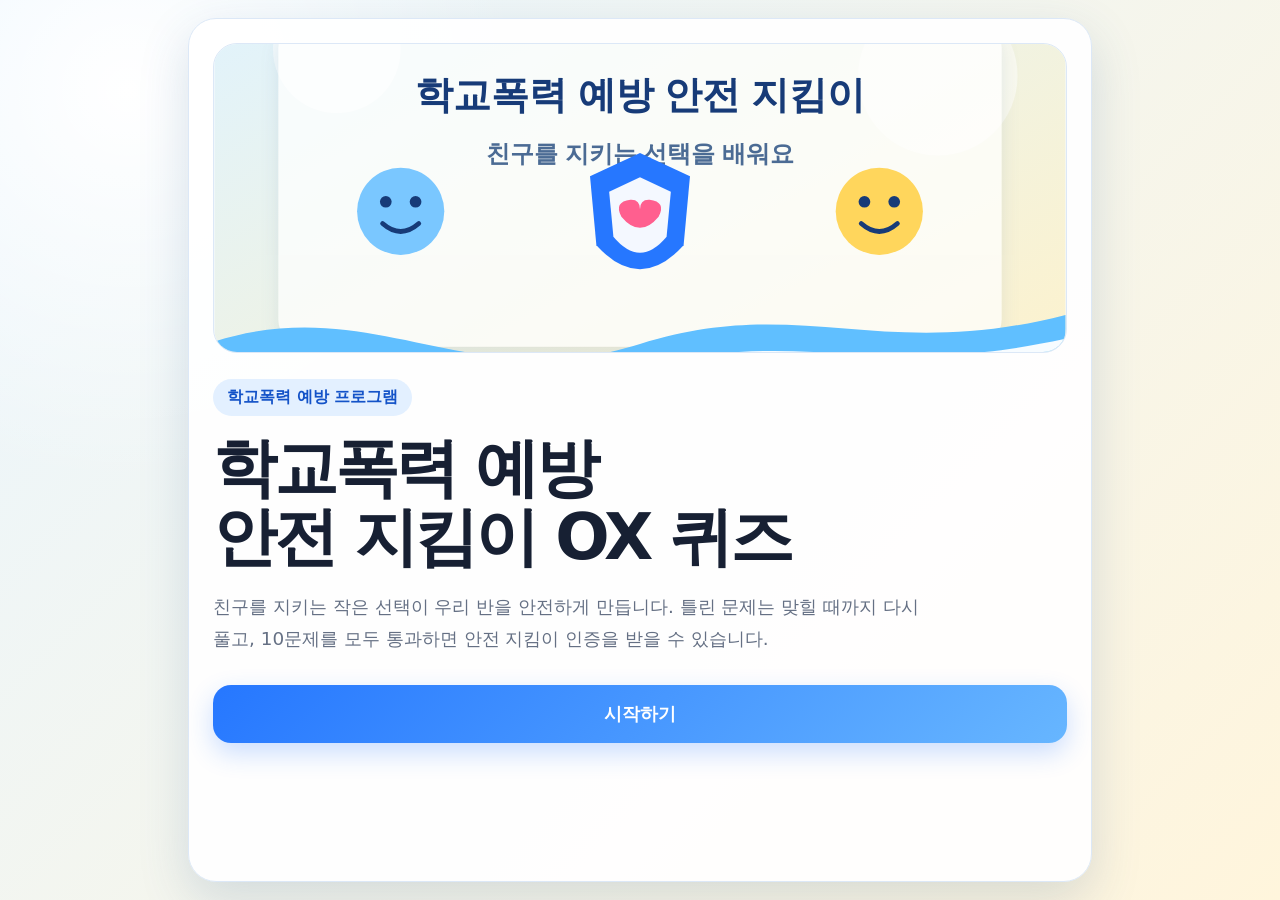
<file: index.html>
<!DOCTYPE html>
<html lang="ko">
<head>
  <meta charset="UTF-8" />
  <meta name="viewport" content="width=device-width, initial-scale=1.0" />
  <title>학교폭력 예방 안전 지킴이 OX 퀴즈</title>
  <link rel="stylesheet" href="style.css" />
</head>
<body>
  <main class="app">
    <section id="introPage" class="card page active">
      <img class="hero" src="images/main_banner.svg" alt="학교폭력 예방 안전 지킴이 퀴즈 배너" />
      <div class="badge">학교폭력 예방 프로그램</div>
      <h1>학교폭력 예방<br />안전 지킴이 OX 퀴즈</h1>
      <p class="lead">
        친구를 지키는 작은 선택이 우리 반을 안전하게 만듭니다.
        틀린 문제는 맞힐 때까지 다시 풀고, 10문제를 모두 통과하면 안전 지킴이 인증을 받을 수 있습니다.
      </p>
      <button class="primary" onclick="goInfo()">시작하기</button>
    </section>

    <section id="infoPage" class="card page">
      <h2>참여 정보 입력</h2>
      <p class="notice">
        아래 정보는 수업 참여 확인과 인증 기록을 위해서만 사용됩니다.
      </p>

      <div class="form-grid">
        <label>학교명
          <input id="school" type="text" placeholder="예: ○○초등학교" autocomplete="off" />
        </label>
        <label>학년
          <input id="grade" type="number" min="1" max="9" placeholder="예: 5" />
        </label>
        <label>반
          <input id="classNo" type="number" min="1" max="30" placeholder="예: 2" />
        </label>
        <label>번호
          <input id="studentNo" type="number" min="1" max="99" placeholder="예: 13" />
        </label>
        <label class="full">이름
          <input id="studentName" type="text" placeholder="예: 김안전" autocomplete="off" />
        </label>
      </div>

      <button class="primary" onclick="startQuiz()">퀴즈 시작</button>
      <button class="ghost" onclick="goIntro()">처음으로</button>
    </section>

    <section id="quizPage" class="card page">
      <div class="top-row">
        <span id="progressText" class="progress-text">문제 1 / 10</span>
        <span id="scoreHint" class="score-hint">전부 맞히면 인증!</span>
      </div>

      <div class="progress-bar">
        <div id="progressFill"></div>
      </div>

      <img id="questionImage" class="question-image" src="images/q1.svg" alt="문제 상황 이미지" />
      <h2 id="questionText" class="question-text"></h2>

      <div class="ox-area">
        <button class="ox-button" onclick="chooseAnswer('O')" aria-label="O 선택">
          <img src="images/o_button.svg" alt="O" />
        </button>
        <button class="ox-button" onclick="chooseAnswer('X')" aria-label="X 선택">
          <img src="images/x_button.svg" alt="X" />
        </button>
      </div>

      <p id="feedback" class="feedback"></p>
    </section>

    <section id="resultPage" class="card page">
      <div id="resultBox"></div>
      <button class="primary" onclick="restart()">다시 풀기</button>
      <button class="ghost" onclick="goIntro()">처음으로</button>
    </section>
  </main>

  <script src="script.js?v=51"></script>
</body>
</html>
</file>
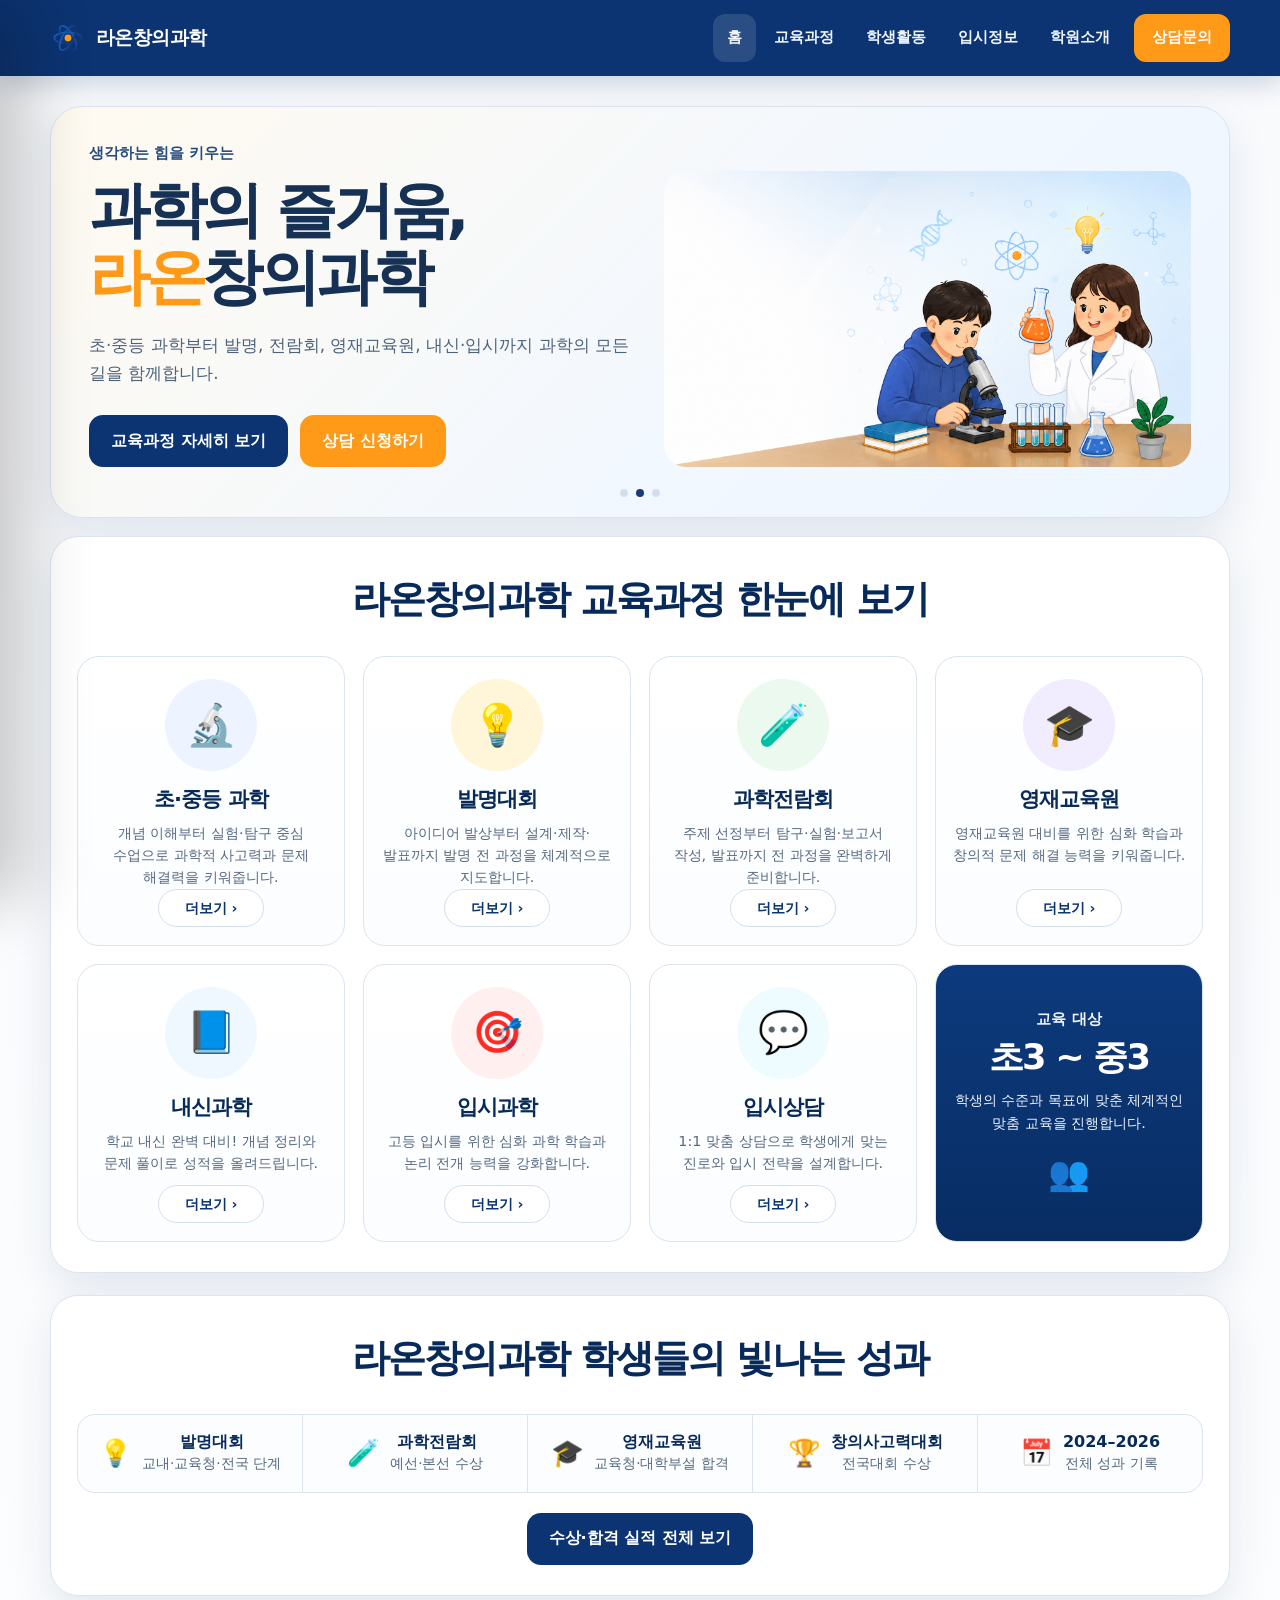
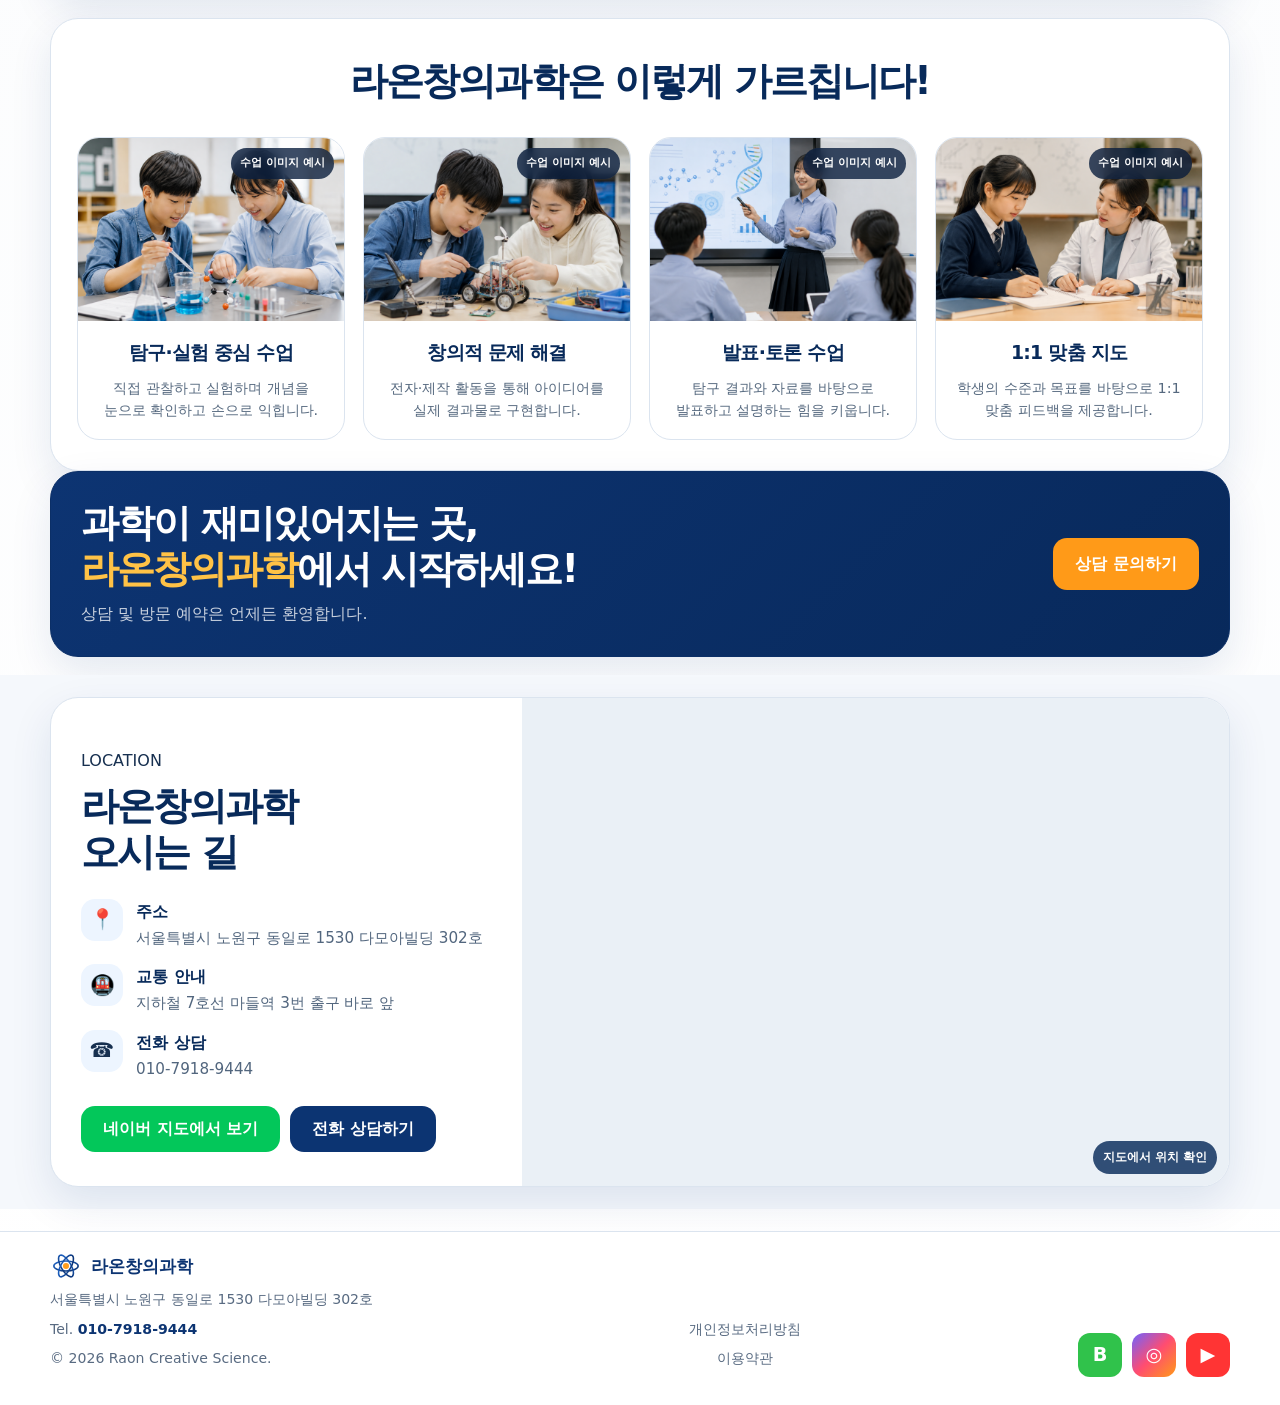
<file: academy/index.html>
<!doctype html>
<html lang="ko">
<head>
<meta charset="utf-8">
<meta name="viewport" content="width=device-width,initial-scale=1">
<meta name="description" content="라온창의과학 메인 페이지">
<title>라온창의과학 | 메인페이지</title>
<link rel="icon" href="assets/favicon.svg">
<link rel="stylesheet" href="assets/style.css">
<script defer src="assets/script.js"></script>
</head>
<body>
<a class="skip" href="#main">본문 바로가기</a>

<header class="site-header">
  <div class="container header-inner">
    <a class="brand" href="index.html"><img src="assets/logo.svg" alt=""><span>라온창의과학</span></a>
    <nav class="desktop-nav" aria-label="주요 메뉴">
      <a class="active" href="index.html">홈</a>
      <a href="#programs">교육과정</a>
      <a href="achievements.html">학생활동</a>
      <a href="admissions.html">입시정보</a>
      <a href="about.html">학원소개</a>
      <a class="contact-link" href="consulting.html">상담문의</a>
    </nav>
    <button class="menu-btn" aria-label="전체 메뉴 열기" aria-expanded="false"><span></span><span></span><span></span></button>
  </div>
</header>

<div class="drawer-backdrop"></div>
<aside class="mobile-drawer" aria-label="모바일 전체 메뉴">
  <div class="drawer-head">
    <a class="drawer-brand" href="index.html"><img src="assets/logo.svg" alt=""><span>라온창의과학</span></a>
    <button class="close-btn" aria-label="메뉴 닫기">×</button>
  </div>
  <nav class="drawer-nav">
    <a href="index.html">홈</a>
    <a href="#programs">교육과정</a>
    <a href="achievements.html">학생활동</a>
    <a href="admissions.html">입시정보</a>
    <a href="about.html">학원소개</a>
    <div class="drawer-group-title">교육 과정</div>
    <a href="science.html">초·중등 과학</a>
    <a href="invention.html">발명대회</a>
    <a href="fair.html">과학전람회</a>
    <a href="gifted.html">영재교육원</a>
    <a href="school.html">내신과학</a>
    <a href="admissions.html">입시과학</a>
    <a href="consulting.html">입시상담</a>
  </nav>
</aside>

<main id="main">
  <section class="hero">
    <div class="container">
      <div class="hero-shell reveal">
        <div class="hero-grid">
          <div>
            <p class="eyebrow">생각하는 힘을 키우는</p>
            <h1 class="hero-title">과학의 즐거움,<br><span class="orange">라온</span>창의과학</h1>
            <p class="hero-desc">초·중등 과학부터 발명, 전람회, 영재교육원, 내신·입시까지 과학의 모든 길을 함께합니다.</p>
            <div class="hero-actions">
              <a class="btn btn-primary" href="#programs">교육과정 자세히 보기</a>
              <a class="btn btn-orange" href="consulting.html">상담 신청하기</a>
            </div>
          </div>
          <div class="hero-art">
            <img src="assets/hero-detailed.png" alt="현미경과 플라스크를 들고 과학 활동을 하는 학생과 교사의 상세 일러스트">
          </div>
        </div>
        <div class="hero-dots" aria-hidden="true">
          <span></span><span class="active"></span><span></span>
        </div>
      </div>
    </div>
  </section>

  <section class="section" id="programs">
    <div class="container">
      <div class="panel reveal">
        <h2 class="panel-title">라온창의과학 교육과정 한눈에 보기</h2>
        <div class="program-grid">
          <article class="program-card">
            <div class="icon-circle">🔬</div>
            <h3>초·중등 과학</h3>
            <p>개념 이해부터 실험·탐구 중심 수업으로 과학적 사고력과 문제 해결력을 키워줍니다.</p>
            <a class="more-link" href="science.html">더보기 ›</a>
          </article>
          <article class="program-card">
            <div class="icon-circle">💡</div>
            <h3>발명대회</h3>
            <p>아이디어 발상부터 설계·제작·발표까지 발명 전 과정을 체계적으로 지도합니다.</p>
            <a class="more-link" href="invention.html">더보기 ›</a>
          </article>
          <article class="program-card">
            <div class="icon-circle">🧪</div>
            <h3>과학전람회</h3>
            <p>주제 선정부터 탐구·실험·보고서 작성, 발표까지 전 과정을 완벽하게 준비합니다.</p>
            <a class="more-link" href="fair.html">더보기 ›</a>
          </article>
          <article class="program-card">
            <div class="icon-circle">🎓</div>
            <h3>영재교육원</h3>
            <p>영재교육원 대비를 위한 심화 학습과 창의적 문제 해결 능력을 키워줍니다.</p>
            <a class="more-link" href="gifted.html">더보기 ›</a>
          </article>
          <article class="program-card">
            <div class="icon-circle">📘</div>
            <h3>내신과학</h3>
            <p>학교 내신 완벽 대비! 개념 정리와 문제 풀이로 성적을 올려드립니다.</p>
            <a class="more-link" href="school.html">더보기 ›</a>
          </article>
          <article class="program-card">
            <div class="icon-circle">🎯</div>
            <h3>입시과학</h3>
            <p>고등 입시를 위한 심화 과학 학습과 논리 전개 능력을 강화합니다.</p>
            <a class="more-link" href="admissions.html">더보기 ›</a>
          </article>
          <article class="program-card">
            <div class="icon-circle">💬</div>
            <h3>입시상담</h3>
            <p>1:1 맞춤 상담으로 학생에게 맞는 진로와 입시 전략을 설계합니다.</p>
            <a class="more-link" href="consulting.html">더보기 ›</a>
          </article>
          <article class="program-card target-card">
            <div class="target-label">교육 대상</div>
            <div class="target-grade">초3 ~ 중3</div>
            <p>학생의 수준과 목표에 맞춘 체계적인 맞춤 교육을 진행합니다.</p>
            <div class="target-icon">👥</div>
          </article>
        </div>
      </div>

      
<div class="panel reveal">
  <h2 class="panel-title">라온창의과학 학생들의 빛나는 성과</h2>
  <div class="stat-row">
    <div class="stat-item"><div class="stat-emoji">💡</div><div class="stat-text"><strong>발명대회</strong><span>교내·교육청·전국 단계</span></div></div>
    <div class="stat-item"><div class="stat-emoji">🧪</div><div class="stat-text"><strong>과학전람회</strong><span>예선·본선 수상</span></div></div>
    <div class="stat-item"><div class="stat-emoji">🎓</div><div class="stat-text"><strong>영재교육원</strong><span>교육청·대학부설 합격</span></div></div>
    <div class="stat-item"><div class="stat-emoji">🏆</div><div class="stat-text"><strong>창의사고력대회</strong><span>전국대회 수상</span></div></div>
    <div class="stat-item"><div class="stat-emoji">📅</div><div class="stat-text"><strong>2024–2026</strong><span>전체 성과 기록</span></div></div>
  </div>
  <div class="home-achievement-link"><a class="btn btn-primary" href="achievements.html">수상·합격 실적 전체 보기</a></div>
</div>
<div class="panel reveal">
        <h2 class="panel-title">라온창의과학은 이렇게 가르칩니다!</h2>
        <div class="teach-grid">
          <article class="teach-card">
            <span class="image-label">수업 이미지 예시</span>
            <img src="assets/teach-real-1.png" alt="탐구와 실험 중심 수업 이미지">
            <div class="teach-body">
              <h3>탐구·실험 중심 수업</h3>
              <p>직접 관찰하고 실험하며 개념을 눈으로 확인하고 손으로 익힙니다.</p>
            </div>
          </article>
          <article class="teach-card">
            <span class="image-label">수업 이미지 예시</span>
            <img src="assets/teach-real-2.png" alt="창의적 문제 해결 이미지">
            <div class="teach-body">
              <h3>창의적 문제 해결</h3>
              <p>전자·제작 활동을 통해 아이디어를 실제 결과물로 구현합니다.</p>
            </div>
          </article>
          <article class="teach-card">
            <span class="image-label">수업 이미지 예시</span>
            <img src="assets/teach-real-3.png" alt="발표와 토론 수업 이미지">
            <div class="teach-body">
              <h3>발표·토론 수업</h3>
              <p>탐구 결과와 자료를 바탕으로 발표하고 설명하는 힘을 키웁니다.</p>
            </div>
          </article>
          <article class="teach-card">
            <span class="image-label">수업 이미지 예시</span>
            <img src="assets/teach-real-4.png" alt="1:1 맞춤 지도 이미지">
            <div class="teach-body">
              <h3>1:1 맞춤 지도</h3>
              <p>학생의 수준과 목표를 바탕으로 1:1 맞춤 피드백을 제공합니다.</p>
            </div>
          </article>
        </div>
      </div>

      <div class="cta-strip reveal">
        <div class="cta-inner">
          <div class="cta-copy">
            <h2>과학이 재미있어지는 곳,<br><span>라온창의과학</span>에서 시작하세요!</h2>
            <p>상담 및 방문 예약은 언제든 환영합니다.</p>
          </div>
          <a class="btn btn-orange" href="consulting.html">상담 문의하기</a>
        </div>
      </div>
    </div>
  </section>
</main>


<section class="location-section" id="location">
  <div class="container">
    <div class="location-card reveal">
      <div class="location-info">
        <p class="section-kicker">LOCATION</p>
        <h2>라온창의과학<br>오시는 길</h2>
        <div class="contact-list">
          <div class="contact-row">
            <div class="contact-icon">📍</div>
            <div><strong>주소</strong><span>서울특별시 노원구 동일로 1530 다모아빌딩 302호</span></div>
          </div>
          <div class="contact-row">
            <div class="contact-icon">🚇</div>
            <div><strong>교통 안내</strong><span>지하철 7호선 마들역 3번 출구 바로 앞</span></div>
          </div>
          <div class="contact-row">
            <div class="contact-icon">☎</div>
            <div><strong>전화 상담</strong><a href="tel:01079189444">010-7918-9444</a></div>
          </div>
        </div>
        <div class="location-actions">
          <a class="btn btn-naver" href="https://map.naver.com/p/search/%EC%84%9C%EC%9A%B8%ED%8A%B9%EB%B3%84%EC%8B%9C%20%EB%85%B8%EC%9B%90%EA%B5%AC%20%EB%8F%99%EC%9D%BC%EB%A1%9C%201530%20%EB%8B%A4%EB%AA%A8%EC%95%84%EB%B9%8C%EB%94%A9%20302%ED%98%B8" target="_blank" rel="noopener noreferrer">네이버 지도에서 보기</a>
          <a class="btn btn-primary" href="tel:01079189444">전화 상담하기</a>
        </div>
      </div>
      <div class="map-wrap">
        <iframe
          title="라온창의과학 위치 지도"
          src="https://www.openstreetmap.org/export/embed.html?bbox=127.05480999999999%2C37.662839999999996%2C127.06121%2C37.66724&layer=mapnik&marker=37.66504%2C127.05801"
          loading="lazy"
          referrerpolicy="no-referrer-when-downgrade">
        </iframe>
        <span class="map-badge">지도에서 위치 확인</span>
      </div>
    </div>
  </div>
</section>

<footer class="footer">
  <div class="container footer-grid">
    <div>
      <div class="footer-brand"><img src="assets/logo.svg" alt=""><span>라온창의과학</span></div>
      <p>서울특별시 노원구 동일로 1530 다모아빌딩 302호</p>
      <p>Tel. <a class="contact-link-text" href="tel:01079189444">010-7918-9444</a></p>
      <p>© <span data-year></span> Raon Creative Science.</p>
    </div>
    <div class="policy">
      <p>개인정보처리방침</p>
      <p>이용약관</p>
    </div>
    <div class="socials">
      <div class="social blog">B</div>
      <div class="social insta">◎</div>
      <div class="social youtube">▶</div>
    </div>
  </div>
</footer>

<nav class="mobile-bottom" aria-label="모바일 빠른 메뉴">
  <a href="index.html"><span>⌂</span><span>홈</span></a>
  <a href="#programs"><span>▦</span><span>교육과정</span></a>
  <a href="tel:01079189444"><span>☏</span><span>전화하기</span></a>
  <a href="index.html#location"><span>◎</span><span>오시는길</span></a>
</nav>
</body>
</html>
</file>
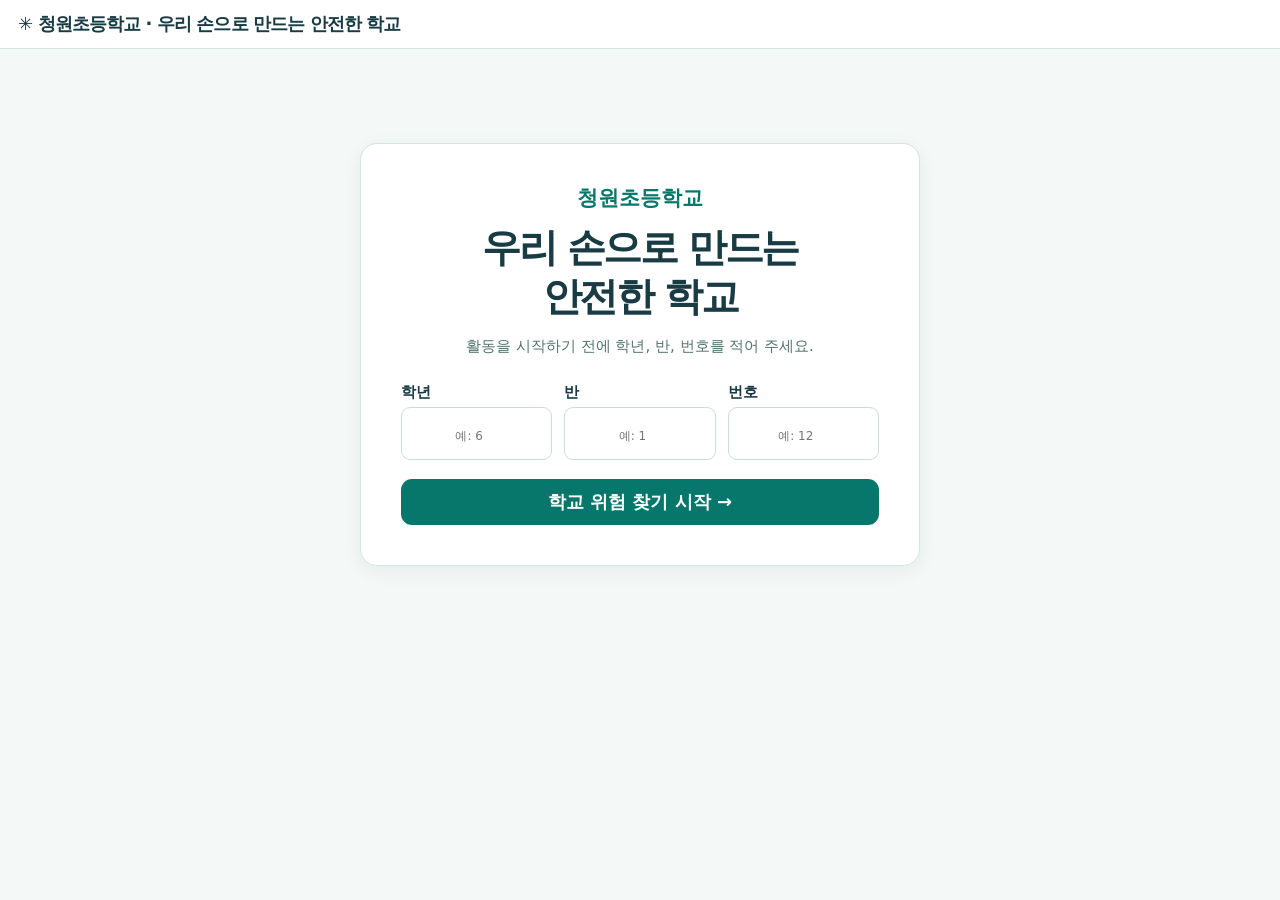
<file: cheongwon-safety/index.html>
<!doctype html>
<html lang="ko">
<head>
<meta charset="utf-8">
<meta name="viewport" content="width=device-width,initial-scale=1">
<meta name="theme-color" content="#08776b">
<title>우리 손으로 만드는 안전한 학교</title>
<style>
:root{--ink:#193b43;--green:#08776b;--soft:#edf8f4;--line:#d4e6e0;--orange:#ffb54f;--muted:#627980}*{box-sizing:border-box}body{margin:0;font-family:system-ui,-apple-system,"Noto Sans KR",sans-serif;background:#f4f8f7;color:var(--ink)}button,input,textarea,select{font:inherit}button{cursor:pointer}button:focus-visible,input:focus-visible,textarea:focus-visible,select:focus-visible{outline:3px solid #f5aa35;outline-offset:3px}.hidden{display:none!important}.top{height:49px;background:white;border-bottom:1px solid var(--line);display:flex;align-items:center;justify-content:space-between;padding:0 18px;gap:12px}.brand{font-size:clamp(13px,2.2vw,18px);font-weight:900;letter-spacing:-.05em}.top-right{display:flex;align-items:center;gap:9px}.small-btn{background:#e7f2ee;border:1px solid #cbded8;border-radius:9px;padding:7px 10px;font-weight:750;font-size:12px;color:#315b58}.steps{display:flex;gap:5px;background:#e5f0ed;padding:5px 14px;align-items:center}.steps span{flex:1;text-align:center;border-radius:7px;padding:5px 2px;font-size:clamp(10px,1.6vw,12px);font-weight:800;color:#617a75}.steps span.active{background:#08776b;color:white}.wrap{max-width:1160px;padding:13px 17px 25px;margin:auto}.step-title{display:flex;align-items:end;justify-content:space-between;gap:10px;margin-bottom:12px}.step-title h1{margin:0;font-size:clamp(23px,3.6vw,34px);letter-spacing:-.06em}.step-title p{margin:4px 0 0;font-size:14px;color:#54706c}.pill{background:#ddf2e9;border-radius:20px;padding:7px 11px;color:#176d5d;font-size:12px;font-weight:800;white-space:nowrap}.panel{background:white;border:1px solid var(--line);border-radius:17px;box-shadow:0 5px 20px #163e3910}.map-intro{font-size:13px;color:#476a63;margin:0 0 8px}.map{position:relative;width:100%;aspect-ratio:1.78;min-height:230px;border-radius:14px;overflow:hidden;background:#e5f1dc;border:1px solid #cee2d1;isolation:isolate}.map svg{width:100%;height:100%;display:block}.zone{position:absolute;border:2px solid #20786bbb;background:#fffef6e8;border-radius:11px;color:#174c51;font-weight:900;font-size:clamp(11px,1.7vw,17px);box-shadow:0 3px 5px #204c4620;min-width:52px;min-height:34px;padding:6px 10px;transition:background .1s,transform .1s}.zone:hover{background:#fff1bc}.zone.selected{background:#ffc861;border-color:#995a00;transform:scale(1.04)}.zone:after{content:"＋";margin-left:4px;color:#ad6c00}.zone.room{left:8%;top:13%;width:22%;height:23%}.zone.hall{left:32%;top:13%;width:28%;height:23%}.zone.stairs{left:63%;top:13%;width:26%;height:23%}.zone.cafe{left:8%;top:41%;width:22%;height:23%}.zone.restroom{left:32%;top:41%;width:28%;height:23%}.zone.entry{left:63%;top:41%;width:26%;height:23%}.zone.ground{left:9%;top:75%;width:79%;height:16%}.map-caption{text-align:center;font-size:11px;color:#52756a;margin:6px 0 0}.map-layout{display:grid;grid-template-columns:minmax(0,1.6fr) minmax(290px,1fr);gap:13px}.pad{padding:14px}.form-title{font-size:18px;font-weight:900;margin:0 0 8px}.hint{font-size:12px;color:#5d7873;margin:0 0 12px}.field{margin-bottom:10px}.field label{display:block;font-weight:800;font-size:12px;margin-bottom:5px}.field input,.field select,.field textarea{border:1px solid #c9ddd6;border-radius:9px;padding:10px 11px;width:100%;background:#fff;color:#1e4140}.field textarea{height:69px;resize:vertical}.field-grid{display:grid;grid-template-columns:1fr 1fr;gap:9px}.btn{border:0;border-radius:11px;padding:11px 18px;font-weight:900;background:var(--green);color:white;min-height:43px}.btn.secondary{background:#e4f1ed;color:#176353}.btn:disabled{background:#cbd8d4;color:#657973;cursor:not-allowed}.record{font-size:13px;padding:8px 10px;background:#f1f8f5;border-radius:9px;margin-top:6px;display:flex;justify-content:space-between;gap:9px}.record strong{color:#166e62}.actions{display:flex;justify-content:space-between;align-items:center;gap:10px;margin-top:14px}.quiz-layout{display:grid;grid-template-columns:minmax(0,1fr) minmax(300px,1fr);gap:14px}.quiz-art{width:100%;height:clamp(195px,32vh,350px);object-fit:cover;border-radius:15px}.quiz-prompt{font-size:clamp(17px,2.4vw,23px);font-weight:900;line-height:1.45;margin:7px 0 13px}.choice{display:block;width:100%;text-align:left;border:2px solid #d8e7e2;border-radius:11px;background:#fff;padding:13px;margin:8px 0;color:#274c48;font-weight:750;line-height:1.45}.choice:hover{border-color:#6ab7aa;background:#f3fbf8}.choice.correct{background:#d5f3df;border-color:#35aa65}.choice.wrong{background:#fff0e5;border-color:#eaa05b}.feedback{background:#e8f6ef;padding:11px 13px;border-radius:10px;color:#22604c;line-height:1.5;font-size:14px;margin-top:10px;font-weight:750}.question-count{color:var(--green);font-weight:900;font-size:13px}.teacher-table{overflow-x:auto}.teacher-table table{border-collapse:collapse;width:100%;font-size:13px;min-width:650px}.teacher-table th,.teacher-table td{border-bottom:1px solid #e1ebe7;text-align:left;padding:10px 8px;vertical-align:top}.teacher-table th{background:#edf5f1}.teacher-warning{background:#fff5df;border-radius:12px;padding:12px;font-size:13px;line-height:1.6;color:#74541e}.teacher-actions{display:flex;flex-wrap:wrap;gap:8px;margin:12px 0}.done{max-width:580px;margin:30px auto;text-align:center;padding:32px}.done .emoji{font-size:60px}.done h1{font-size:32px}.done p{line-height:1.7;color:#53716b}
@media(max-width:830px){.map-layout,.quiz-layout{grid-template-columns:1fr}.map{aspect-ratio:1.9}.quiz-art{height:clamp(185px,30vh,270px)}.step-title{align-items:start}.wrap{padding:10px 11px 20px}.zone{padding:4px;font-size:clamp(10px,2.2vw,15px)}.map-caption{margin:4px 0}.field textarea{height:65px}.pill{display:none}}
@media(max-width:440px){.zone{min-width:30px;min-height:27px;border-radius:7px;font-size:10px}.zone:after{display:none}.map{min-height:205px}.field-grid{grid-template-columns:1fr 1fr}.top{padding:0 9px}.steps{padding:4px 5px}.small-btn{padding:6px 8px}}
.student-fields{display:grid;grid-template-columns:repeat(3,minmax(0,1fr));gap:8px}.student-fields input{text-align:center}.student-fields input::placeholder{font-size:12px}
.field textarea.expandable{cursor:pointer;background:#f7fbfa;border:2px solid #9ccdc0;resize:none}.field textarea.expandable:focus{outline:3px solid #f4bb4d}
.writing-dialog{position:fixed;top:var(--keyboard-top,0px);left:0;width:100%;height:var(--keyboard-height,100dvh);max-height:none;max-width:none;margin:0;padding:clamp(12px,3vw,24px);border:0;background:#f4f8f7;color:var(--ink);overflow:hidden}
.writing-dialog::backdrop{background:#183c42a8}.writing-inner{height:100%;max-width:820px;margin:auto;display:flex;flex-direction:column;gap:12px}.writing-heading{font-size:clamp(20px,4vw,28px);font-weight:900;margin:0}.writing-help{color:#5a7771;margin:0;font-size:14px}.writing-editor{flex:1;min-height:85px;width:100%;border:2px solid #80b9aa;border-radius:14px;padding:17px;font-size:clamp(18px,2.8vw,24px);line-height:1.6;resize:none;background:white;color:#193b43}.writing-tools{display:flex;align-items:center;justify-content:space-between;gap:10px}.writing-tools .btn{min-width:110px}.writing-tools .count{color:#55736c;font-size:13px}
.map{aspect-ratio:2.55;min-height:145px}
@media(max-width:830px){.map{aspect-ratio:2.7}}
#page0 .step-title>div{display:flex;align-items:baseline;gap:clamp(8px,2vw,18px);flex-wrap:wrap}
#page0 .step-title h1{font-size:clamp(19px,2.7vw,26px);line-height:1.25;white-space:nowrap}
#page0 .step-title p{font-size:clamp(11px,1.65vw,13px);line-height:1.35;margin:0}
#page0 .step-title{align-items:center;margin-bottom:9px}
.intro-card{max-width:560px;margin:clamp(36px,9vh,90px) auto 24px;padding:clamp(22px,5vw,40px);text-align:center}
.intro-card h1{font-size:clamp(27px,4.5vw,39px);line-height:1.25;letter-spacing:-.06em;margin:0 0 12px}
.intro-card p{font-size:15px;color:#53736c;line-height:1.6;margin:0 0 25px}
.intro-card .student-fields{text-align:left;gap:12px}.intro-card .field label{font-size:15px}.intro-card .field input{height:53px;font-size:21px}
.intro-card .btn{width:100%;font-size:18px;margin-top:9px}
.school-name{display:inline-block;font-size:clamp(15px,2.5vw,21px);font-weight:900;color:#08776b;margin:0 0 12px}
/* On tablet screens, keep the map and short writing prompts visible together. */
@media(min-width:650px){
  .map-layout{grid-template-columns:minmax(0,1.35fr) minmax(0,1fr);align-items:start;gap:12px}
  .map-layout>.panel{min-width:0}
  .map{aspect-ratio:2.35;min-height:0}
  .map-layout .pad{padding:clamp(10px,1.6vw,14px)}
}
@media(max-width:649px){
  .map-layout{grid-template-columns:1fr}
  .map{aspect-ratio:2.7;min-height:145px}
}
/* All earthquake, fire and heavy-rain quiz screens share this responsive layout. */
.quiz-layout>div{min-width:0}
.quiz-art{display:block;object-fit:cover;object-position:center center}
@media(min-width:650px){
  .quiz-layout{grid-template-columns:minmax(0,1fr) minmax(0,1.08fr);align-items:start;gap:clamp(12px,2vw,22px)}
  .quiz-art{height:clamp(250px,43vh,410px);width:100%;object-fit:cover}
}
@media(max-width:649px){
  .quiz-layout{grid-template-columns:minmax(0,1fr);gap:10px}
  .quiz-art{height:clamp(160px,27vh,240px);width:100%;object-fit:cover}
}
</style>
</head>
<body>
<header class="top"><div class="brand">✳ 청원초등학교 · 우리 손으로 만드는 안전한 학교</div></header>
<main class="wrap">
  <section id="studentIntro" class="page">
    <div class="panel intro-card">
      <span class="school-name">청원초등학교</span>
      <h1>우리 손으로 만드는<br>안전한 학교</h1>
      <p>활동을 시작하기 전에 학년, 반, 번호를 적어 주세요.</p>
      <form id="studentForm">
        <div class="student-fields">
          <div class="field"><label for="studentGrade">학년</label><input id="studentGrade" type="number" inputmode="numeric" min="1" max="6" placeholder="예: 6" required autocomplete="off"></div>
          <div class="field"><label for="studentClass">반</label><input id="studentClass" type="number" inputmode="numeric" min="1" max="30" placeholder="예: 1" required autocomplete="off"></div>
          <div class="field"><label for="studentNumber">번호</label><input id="studentNumber" type="number" inputmode="numeric" min="1" max="60" placeholder="예: 12" required autocomplete="off"></div>
        </div>
        <button class="btn" type="submit">학교 위험 찾기 시작 →</button>
      </form>
    </div>
  </section>
  <section id="page0" class="page hidden">
    <div class="step-title"><div><h1>우리 학교, 어디가 위험할까?</h1><p>지도를 누르고 위험한 이유를 적어 보세요.</p></div><span class="pill">1 / 4</span></div>
    <div class="map-layout">
      <div class="panel pad">
        <div class="map" id="map" aria-label="학교 전체 공간을 나타낸 학습용 지도">
          <svg viewBox="0 0 900 510" preserveAspectRatio="none" aria-hidden="true">
            <rect width="900" height="510" fill="#d7ecdd"/>
            <path d="M0 390 H900" stroke="#c2d3c9" stroke-width="24"/>
            <rect x="40" y="35" width="820" height="315" rx="25" fill="#b6d5d8" stroke="#78a8a7" stroke-width="10"/>
            <path d="M315 35 V350 M550 35 V350 M40 200 H860" stroke="#f2faf5" stroke-width="12"/>
            <path d="M0 405 H900 V510 H0Z" fill="#a8d98c"/>
            <path d="M72 422 H828 V496 H72Z" fill="#cfebad" stroke="#75a76b" stroke-width="5"/>
            <path d="M104 461 H795" stroke="#fff" stroke-width="4" stroke-dasharray="13 12"/>
            <circle cx="450" cy="459" r="28" fill="none" stroke="#fff" stroke-width="4"/>
            <path d="M10 399 Q170 370 300 394 T900 390" fill="none" stroke="#fff" stroke-width="6" opacity=".6"/>
          </svg>
          <button class="zone room" data-place="교실">교실</button>
          <button class="zone hall" data-place="복도">복도</button>
          <button class="zone stairs" data-place="계단">계단</button>
          <button class="zone cafe" data-place="급식실">급식실</button>
          <button class="zone restroom" data-place="화장실">화장실</button>
          <button class="zone entry" data-place="출입구">출입구</button>
          <button class="zone ground" data-place="운동장">운동장</button>
        </div>
        <p class="map-caption">※ 실제 청원초등학교 배치도가 아닌 학습용 그림입니다.</p>
        <div id="recordList" aria-live="polite"></div>
      </div>
      <div class="panel pad">
        <p class="hint">위치를 고르고, 어떤 점이 위험한지만 간단히 써요.</p>
        <form id="riskForm">
          <div class="field"><label for="riskText">어떤 점이 위험한가요?</label><textarea id="riskText" class="expandable" maxlength="200" readonly aria-haspopup="dialog" placeholder="여기를 누르면 큰 입력창이 열려요."></textarea></div>
          <div class="field"><label for="solutionText">어떻게 하면 안전해질까요?</label><textarea id="solutionText" class="expandable" maxlength="200" readonly aria-haspopup="dialog" placeholder="여기를 누르면 큰 입력창이 열려요."></textarea></div>
          <button type="submit" class="btn" style="width:100%">위험 장소 기록하기 ＋</button>
          <p id="saveMessage" class="hint" role="status" style="margin:9px 0 0"></p>
        </form>
      </div>
    </div>
    <div class="actions"><span class="hint">기록한 뒤 다음 활동으로 넘어가요.</span><button class="btn" id="mapNext" disabled>지진 퀴즈 시작 →</button></div>
  </section>
  <section id="quizPage" class="page hidden">
    <div class="step-title"><div><h1 id="quizHeading"></h1><p id="quizSubtitle"></p></div><span id="quizPill" class="pill"></span></div>
    <div class="panel pad quiz-layout">
      <div><img id="quizImage" class="quiz-art" src="assets/earthquake.jpg" alt="안전 행동을 배우는 그림"><p class="map-caption">학습용 AI 생성 그림 · 실제 학교 모습이 아닙니다.</p></div>
      <div><div class="question-count" id="questionCount"></div><h2 class="quiz-prompt" id="quizPrompt"></h2><div id="choices"></div><p class="feedback hidden" id="quizFeedback" role="status"></p></div>
    </div>
    <div class="actions"><button class="btn secondary" id="quizPrev">← 이전으로</button><button class="btn" id="quizNext" disabled>다음 문제 →</button></div>
  </section>
  <section id="donePage" class="page hidden"><div class="panel done"><div class="emoji">🎉</div><h1>안전 탐험 완료!</h1><p>학교의 위험을 찾아보고, 지진·화재·호우가 발생했을 때 안전하게 행동하는 방법을 연습했어요.<br>위험을 발견하면 혼자 해결하려 하지 말고 선생님께 알려 주세요.</p><button class="btn" id="restart">처음부터 다시 하기</button></div></section>
</main>
<dialog id="writingDialog" class="writing-dialog" aria-labelledby="writingTitle">
  <div class="writing-inner">
    <h2 class="writing-heading" id="writingTitle">글 입력하기</h2>
    <p class="writing-help" id="writingHint">내용을 적고 완료를 누르세요.</p>
    <textarea id="writingEditor" class="writing-editor" maxlength="200" placeholder="여기에 글을 적어 보세요."></textarea>
    <div class="writing-tools"><button class="btn secondary" id="writingCancel" type="button">취소</button><span class="count" id="writingCount">0 / 200자</span><button class="btn" id="writingSave" type="button">입력 완료 ✓</button></div>
  </div>
</dialog>
<script>
(()=>{
  'use strict';
  const $=id=>document.getElementById(id);
  const key='cheongwon-safety-student-v2';
  let stored={};try{stored=JSON.parse(localStorage.getItem(key))||{}}catch{}
  const data={records:Array.isArray(stored.records)?stored.records:[],results:Array.isArray(stored.results)?stored.results:[]};
  // Show only records created in this visit; keep older records for teacher export.
  let sessionRecords=[];
  const persist=()=>{try{localStorage.setItem(key,JSON.stringify(data))}catch{}};
  const questions=[
    {name:'지진',heading:'지진이 나면 어떻게 할까요?',subtitle:'흔들릴 때와 멈춘 뒤의 행동을 알아봐요.',image:'assets/earthquake.jpg',items:[
      {q:'수업 중 책상과 바닥이 흔들려요. 먼저 어떻게 해야 할까요?',image:'assets/earthquake.jpg',a:['창가로 뛰어가 밖을 봐요.','튼튼한 책상 아래에서 머리와 몸을 보호해요.','가방을 챙겨 복도로 달려가요.'],right:1,why:'흔들리는 동안에는 떨어지는 물건을 조심하고 머리와 몸을 보호해요.'},
      {q:'흔들림이 멈췄어요. 다음에는 어떻게 해야 할까요?',image:'assets/earthquake-after.jpg',a:['선생님의 안내에 따라 안전한 길로 이동해요.','엘리베이터부터 타요.','혼자 교실에 다시 들어가요.'],right:0,why:'흔들림이 멈춘 뒤에는 선생님과 학교의 대피 안내를 따라요.'}]},
    {name:'화재',heading:'불이 나면 어떻게 할까요?',subtitle:'연기와 불을 발견했을 때의 행동을 알아봐요.',image:'assets/fire-safety.jpg',items:[
      {q:'학교에서 연기 냄새가 나요. 가장 먼저 어떻게 해야 할까요?',image:'assets/fire-report.jpg',a:['혼자 불이 난 곳을 찾으러 가요.','선생님께 바로 알리고 안내를 들어요.','아무 말 없이 숨을래요.'],right:1,why:'불이나 연기를 발견하면 즉시 선생님께 알리고 안내를 따라야 해요.'},
      {q:'대피할 때 복도에 연기가 보여요. 어떻게 해야 할까요?',image:'assets/fire-safety.jpg',a:['연기가 있는 곳으로 달려가요.','물건을 찾으러 교실로 돌아가요.','연기를 피할 수 있는 안전한 길을 선생님 안내에 따라 찾아요.'],right:2,why:'연기가 있는 곳으로 무리하게 들어가지 않고 학교의 대피 안내를 따라요.'}]},
    {name:'호우',heading:'비가 아주 많이 오면?',subtitle:'물이 불어날 때 위험한 곳을 피하는 방법을 알아봐요.',image:'assets/heavy-rain.jpg',items:[
      {q:'비가 많이 와서 운동장에 물이 고였어요. 어떻게 해야 할까요?',image:'assets/heavy-rain.jpg',a:['물의 깊이를 직접 들어가 확인해요.','물에 가까이 가지 않고 선생님께 알려요.','친구와 물장난을 해요.'],right:1,why:'물이 고인 곳이나 배수로에는 가까이 가지 않고 안전한 곳에서 선생님께 알려요.'},
      {q:'학교에서 큰비 때문에 이동하라는 안내가 나왔어요. 어떻게 할까요?',image:'assets/rain-evacuate.jpg',a:['혼자 지름길로 이동해요.','사진을 찍으러 밖으로 나가요.','선생님과 함께 안내받은 안전한 장소로 이동해요.'],right:2,why:'큰비가 올 때는 학교 안내를 듣고 선생님과 함께 안전하게 이동해요.'}]}
  ];
  let step=-1,question=0,correct=false,place='';
  const pages=[$('studentIntro'),$('page0'),$('quizPage'),$('donePage')];
  const show=()=>{pages.forEach(x=>x.classList.add('hidden'));if(step===-1){$('studentIntro').classList.remove('hidden')}else if(step===0){$('page0').classList.remove('hidden')}else if(step===4){$('donePage').classList.remove('hidden')}else{$('quizPage').classList.remove('hidden');renderQuiz()}window.scrollTo(0,0)};
  $('studentForm').addEventListener('submit',e=>{e.preventDefault();if(!e.target.reportValidity())return;step=0;show()});
  const renderRecords=()=>{$('recordList').innerHTML='';sessionRecords.slice(-3).reverse().forEach(r=>{const div=document.createElement('div');div.className='record';const left=document.createElement('span');left.textContent=r.place+' · '+r.risk;const right=document.createElement('strong');right.textContent='✓ 기록됨';div.append(left,right);$('recordList').append(div)});$('mapNext').disabled=sessionRecords.length===0};
  document.querySelectorAll('.zone').forEach(b=>b.addEventListener('click',()=>{document.querySelectorAll('.zone').forEach(z=>z.classList.remove('selected'));b.classList.add('selected');place=b.dataset.place;$('riskText').focus()}));
  const studentId=()=>({grade:$('studentGrade').value,classroom:$('studentClass').value,number:$('studentNumber').value});
  $('riskForm').addEventListener('submit',e=>{e.preventDefault();if(!place){$('saveMessage').textContent='먼저 지도에서 장소를 골라 주세요.';return}if(!e.target.reportValidity())return;if(!$('riskText').value.trim()){$('riskText').click();return}if(!$('solutionText').value.trim()){$('solutionText').click();return}const entry={at:new Date().toISOString(),...studentId(),place,risk:$('riskText').value.trim(),solution:$('solutionText').value.trim()};data.records.push(entry);sessionRecords.push(entry);persist();$('saveMessage').textContent='잘했어요! 위험 장소가 기록됐어요. 다음으로 넘어갈 수 있어요.';$('riskText').value='';$('solutionText').value='';document.querySelectorAll('.zone').forEach(z=>z.classList.remove('selected'));place='';renderRecords()});
  let editing=null;
  const fitKeyboard=()=>{if(!$('writingDialog').open)return;const v=window.visualViewport;if(v){$('writingDialog').style.setProperty('--keyboard-height',Math.round(v.height)+'px');$('writingDialog').style.setProperty('--keyboard-top',Math.round(v.offsetTop)+'px')}};
  const closeWriting=()=>{$('writingDialog').close();editing=null;document.body.style.overflow=''};
  for(const [id,title,hint] of [['riskText','어떤 점이 위험한가요?','위험한 이유를 한두 문장으로 적어 보세요.'],['solutionText','어떻게 하면 안전해질까요?','우리가 할 수 있는 안전한 방법을 적어 보세요.']]){
    const field=$(id);
    const open=()=>{editing=field;$('writingTitle').textContent=title;$('writingHint').textContent=hint;$('writingEditor').value=field.value;$('writingCount').textContent=field.value.length+' / 200자';document.body.style.overflow='hidden';$('writingDialog').showModal();fitKeyboard();requestAnimationFrame(()=>$('writingEditor').focus())};
    field.addEventListener('click',open);field.addEventListener('keydown',e=>{if(e.key==='Enter'||e.key===' '){e.preventDefault();open()}});
  }
  $('writingEditor').addEventListener('input',()=>{$('writingCount').textContent=$('writingEditor').value.length+' / 200자'});
  $('writingSave').addEventListener('click',()=>{if(editing)editing.value=$('writingEditor').value;closeWriting()});
  $('writingCancel').addEventListener('click',closeWriting);
  $('writingDialog').addEventListener('cancel',e=>{e.preventDefault();closeWriting()});
  window.visualViewport?.addEventListener('resize',fitKeyboard);
  window.visualViewport?.addEventListener('scroll',fitKeyboard);
  $('mapNext').addEventListener('click',()=>{step=1;question=0;show()});
  const renderQuiz=()=>{const set=questions[step-1],item=set.items[question];correct=false;$('quizHeading').textContent=set.heading;$('quizSubtitle').textContent=set.subtitle;$('quizPill').textContent=(step+1)+' / 4';$('quizImage').src=item.image;$('quizImage').alt=set.name+' 안전 행동을 생각해 보는 학습용 그림';$('questionCount').textContent='문제 '+(question+1)+' / '+set.items.length;$('quizPrompt').textContent=item.q;$('quizFeedback').classList.add('hidden');$('choices').innerHTML='';$('quizNext').disabled=true;$('quizNext').textContent=question===set.items.length-1?(step===3?'활동 마치기 →':'다음 재난 배우기 →'):'다음 문제 →';item.a.forEach((answer,i)=>{const b=document.createElement('button');b.className='choice';b.type='button';b.textContent=(i+1)+'. '+answer;b.addEventListener('click',()=>{if(correct)return;document.querySelectorAll('.choice').forEach(x=>x.classList.remove('wrong'));if(i===item.right){correct=true;b.classList.add('correct');$('quizFeedback').textContent='정답이에요! '+item.why;$('quizNext').disabled=false;data.results.push({at:new Date().toISOString(),...studentId(),theme:set.name,question:question+1,result:'정답'});persist()}else{b.classList.add('wrong');$('quizFeedback').textContent='다시 한 번 생각해 보세요. 위험한 행동은 무엇일까요?'}$('quizFeedback').classList.remove('hidden')});$('choices').appendChild(b)})};
  $('quizNext').addEventListener('click',()=>{if(!correct)return;if(question<questions[step-1].items.length-1){question++}else{step++;question=0}show()});
  $('quizPrev').addEventListener('click',()=>{if(question>0)question--;else if(step>1){step--;question=questions[step-1].items.length-1}else step=0;show()});
  $('restart').addEventListener('click',()=>{step=-1;question=0;sessionRecords=[];place='';$('studentForm').reset();$('riskForm').reset();$('saveMessage').textContent='';document.querySelectorAll('.zone').forEach(z=>z.classList.remove('selected'));renderRecords();show()});
  renderRecords();show();
})();
</script>
</body></html>
</file>
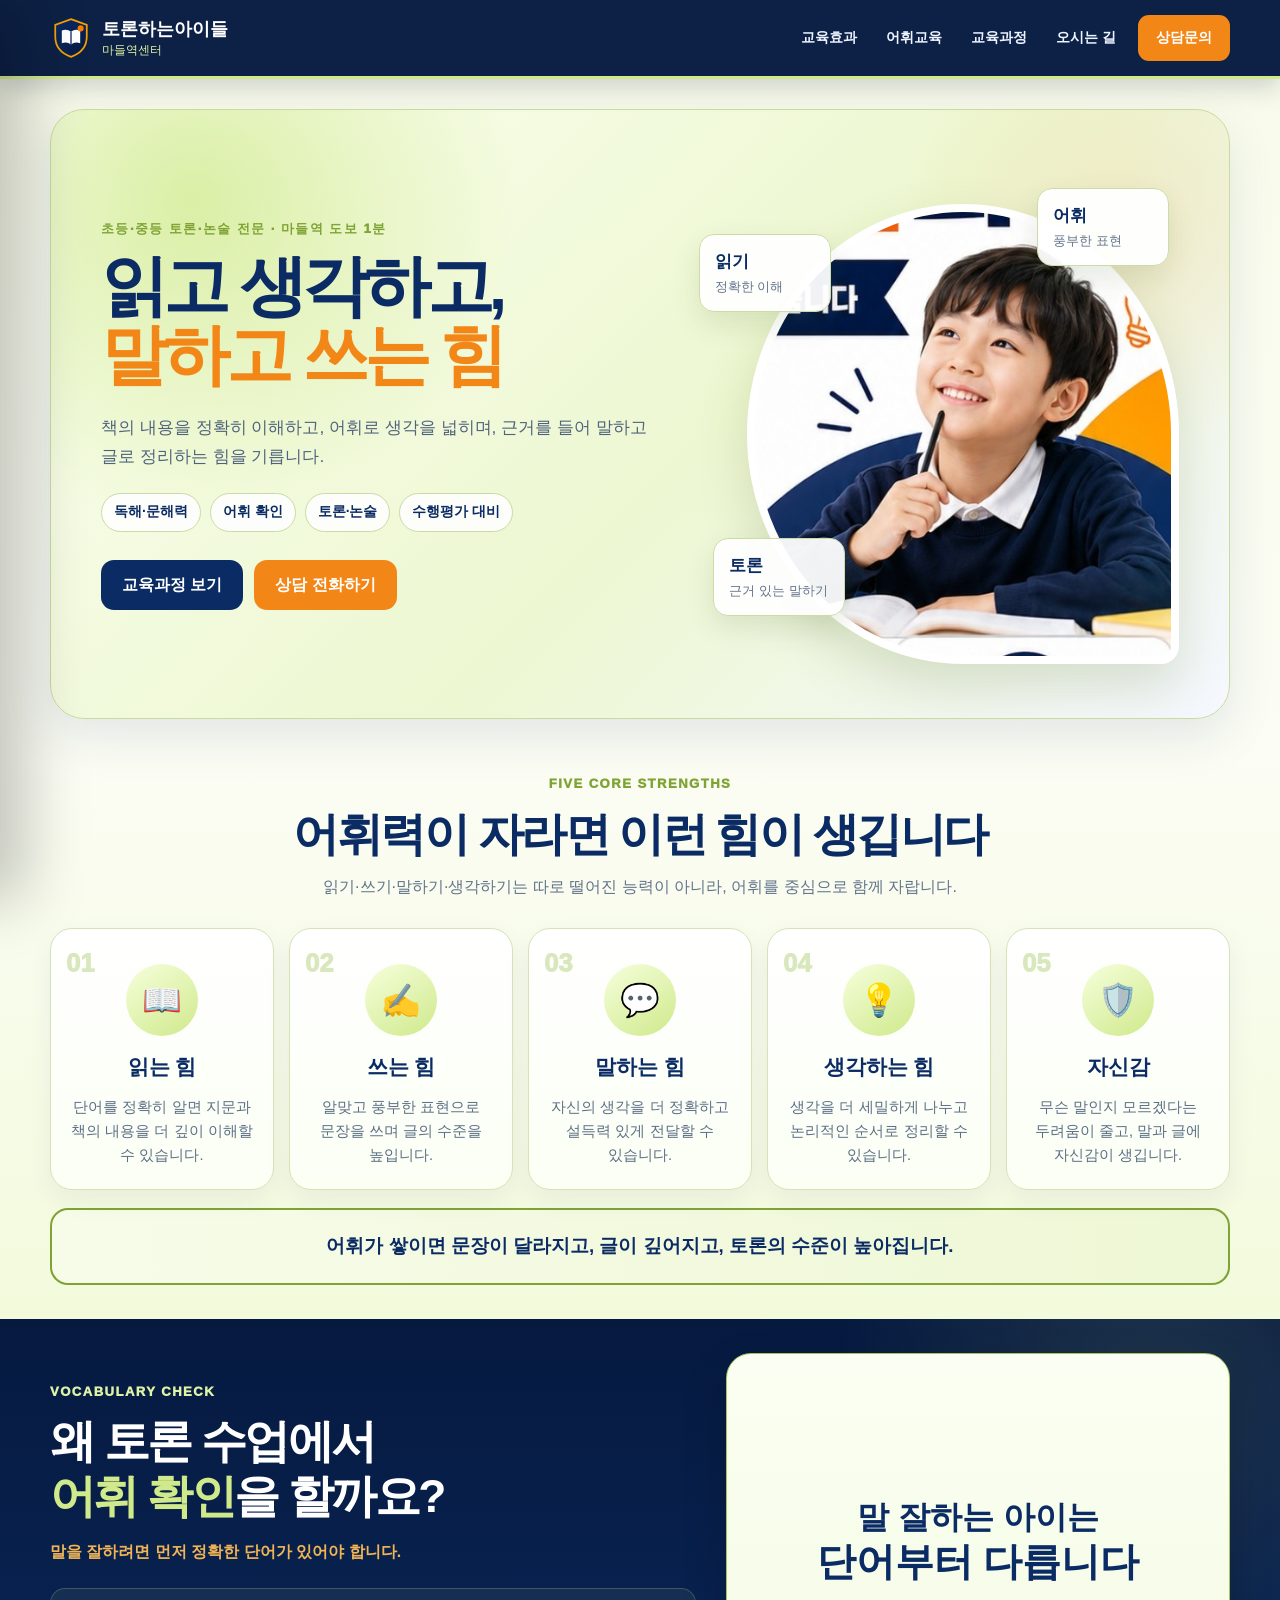
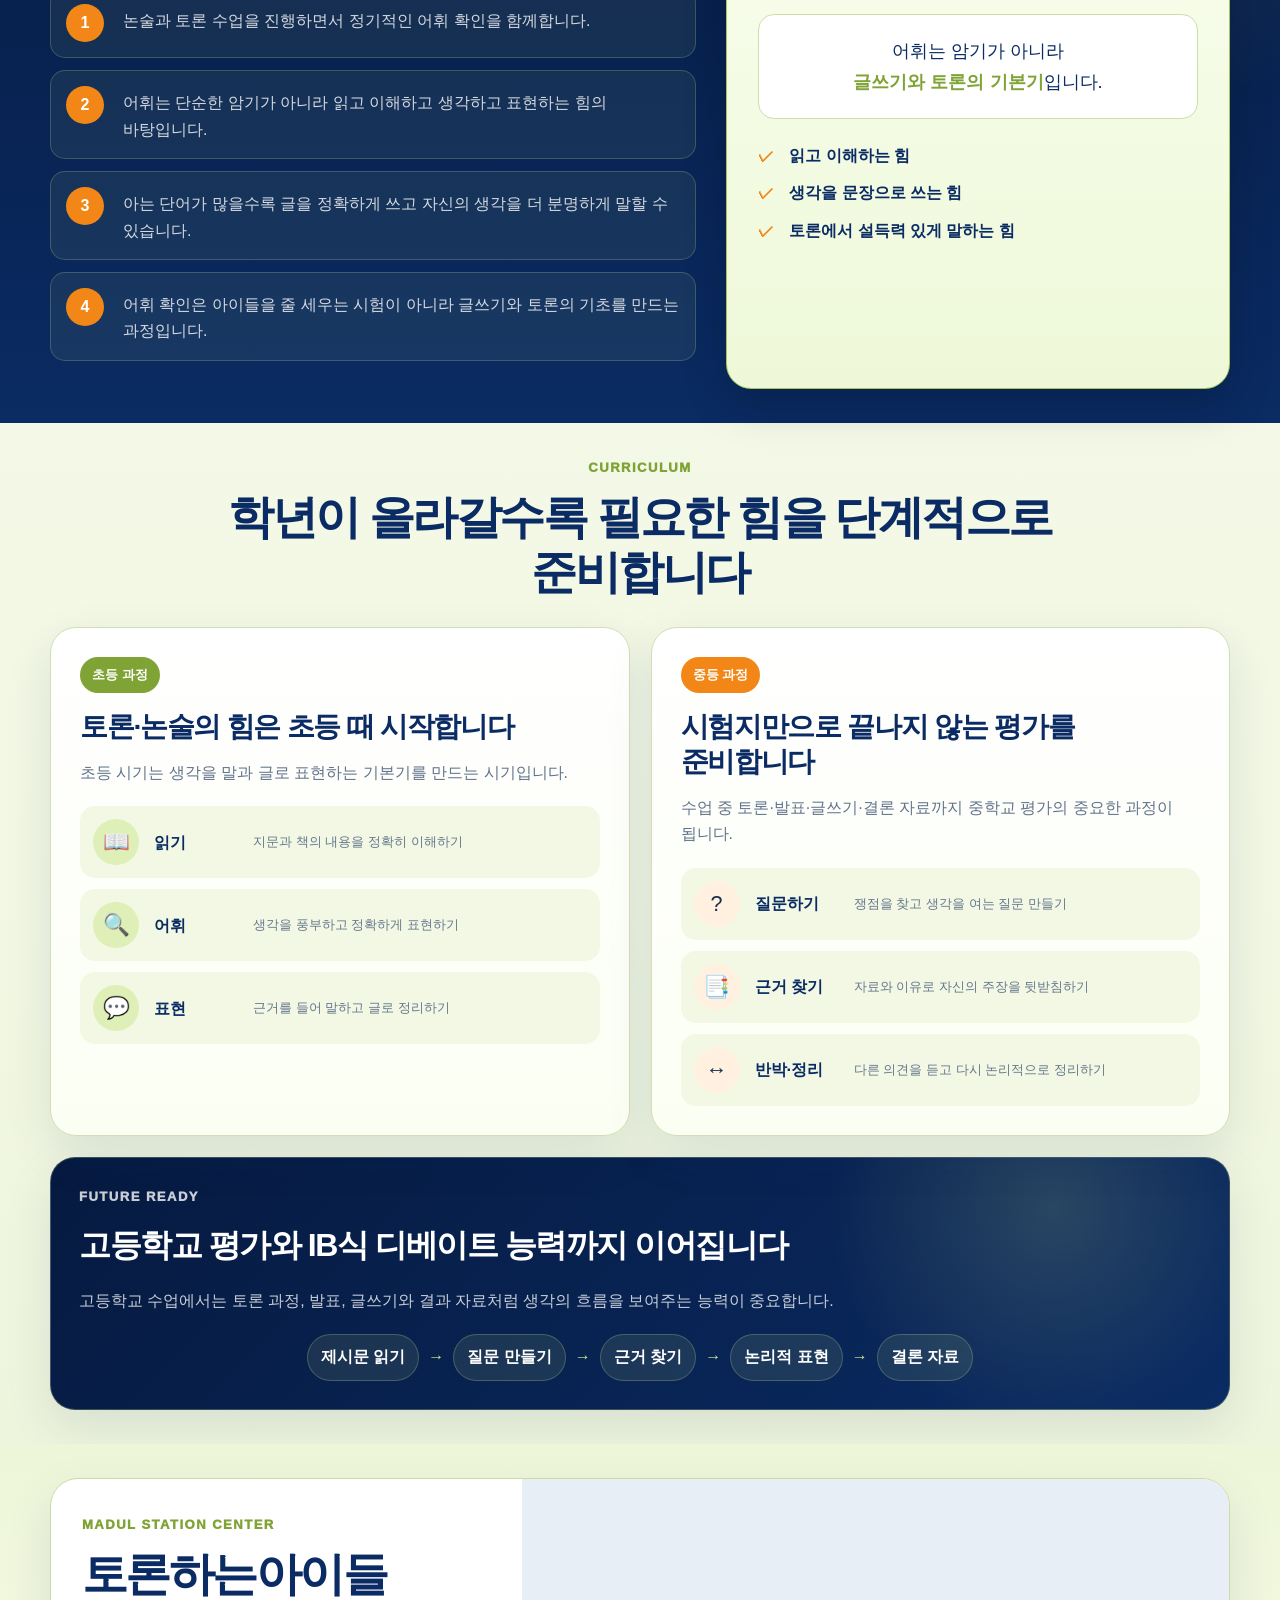
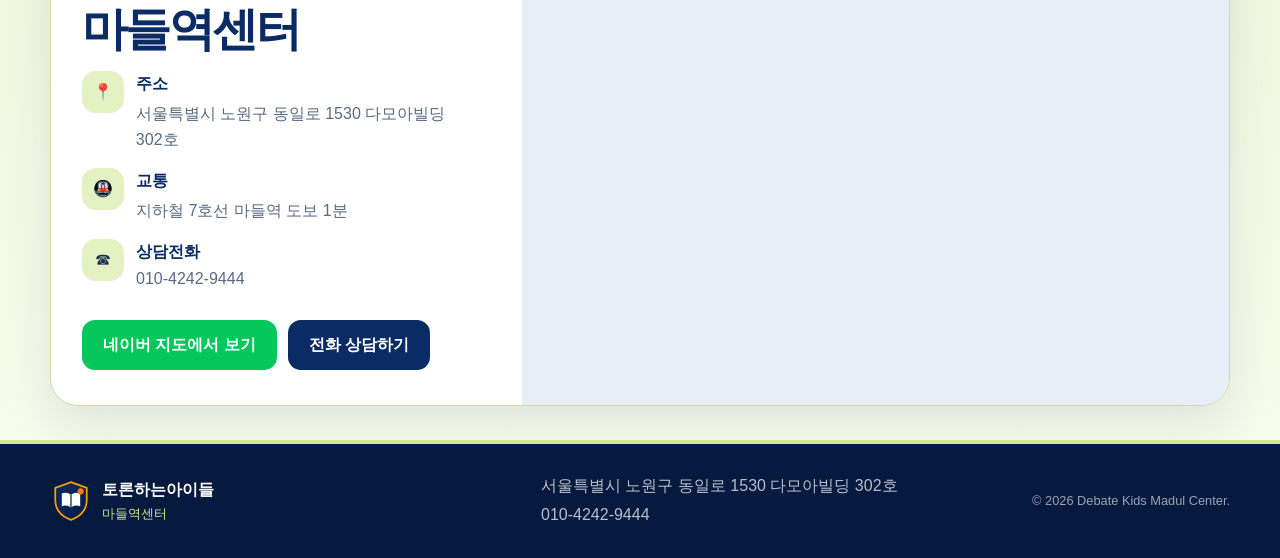
<file: debate-kids-madul/index.html>
<!doctype html>
<html lang="ko">
<head>
<meta charset="utf-8">
<meta name="viewport" content="width=device-width,initial-scale=1">
<meta name="description" content="초등·중등 토론논술, 어휘, 글쓰기, 수행평가 대비 - 토론하는아이들 마들역센터">
<title>토론하는아이들 마들역센터</title>
<link rel="icon" href="assets/logo.svg">
<link rel="stylesheet" href="styles.css">
<script defer src="script.js"></script>
</head>
<body>
<a class="skip" href="#main">본문 바로가기</a>

<header class="site-header">
  <div class="container header-inner">
    <a class="brand" href="#home">
      <img src="assets/logo.svg" alt="">
      <span><b>토론하는아이들</b><small>마들역센터</small></span>
    </a>
    <nav class="desktop-nav" aria-label="주요 메뉴">
      <a href="#strengths">교육효과</a>
      <a href="#vocabulary">어휘교육</a>
      <a href="#programs">교육과정</a>
      <a href="#location">오시는 길</a>
      <a class="nav-contact" href="tel:01042429444">상담문의</a>
    </nav>
    <button class="menu-button" aria-label="전체 메뉴 열기" aria-expanded="false">
      <span></span><span></span><span></span>
    </button>
  </div>
</header>

<div class="drawer-backdrop"></div>
<aside class="mobile-drawer" aria-label="모바일 메뉴">
  <div class="drawer-top">
    <div class="drawer-brand"><img src="assets/logo.svg" alt=""><b>토론하는아이들</b></div>
    <button class="drawer-close" aria-label="메뉴 닫기">×</button>
  </div>
  <nav>
    <a href="#home">홈</a>
    <a href="#strengths">교육효과</a>
    <a href="#vocabulary">어휘교육</a>
    <a href="#programs">교육과정</a>
    <a href="#location">오시는 길</a>
  </nav>
</aside>

<main id="main">
<section class="hero" id="home">
  <div class="container hero-shell">
    <div class="hero-copy reveal">
      <p class="eyebrow">초등·중등 토론·논술 전문 · 마들역 도보 1분</p>
      <h1>읽고 생각하고,<br><span>말하고 쓰는 힘</span></h1>
      <p class="hero-lead">
        책의 내용을 정확히 이해하고, 어휘로 생각을 넓히며,
        근거를 들어 말하고 글로 정리하는 힘을 기릅니다.
      </p>
      <div class="hero-tags">
        <span>독해·문해력</span><span>어휘 확인</span><span>토론·논술</span><span>수행평가 대비</span>
      </div>
      <div class="hero-actions">
        <a class="button button-primary" href="#programs">교육과정 보기</a>
        <a class="button button-orange" href="tel:01042429444">상담 전화하기</a>
      </div>
    </div>
    <div class="hero-visual reveal">
      <div class="photo-frame">
        <img src="assets/hero-student.jpg" alt="책을 펼치고 생각하는 학생 이미지">
      </div>
      <div class="floating-note note-one"><b>읽기</b><small>정확한 이해</small></div>
      <div class="floating-note note-two"><b>어휘</b><small>풍부한 표현</small></div>
      <div class="floating-note note-three"><b>토론</b><small>근거 있는 말하기</small></div>
    </div>
  </div>
</section>

<section class="section" id="strengths">
  <div class="container">
    <div class="section-heading reveal">
      <p class="section-kicker">FIVE CORE STRENGTHS</p>
      <h2>어휘력이 자라면 이런 힘이 생깁니다</h2>
      <p>읽기·쓰기·말하기·생각하기는 따로 떨어진 능력이 아니라, 어휘를 중심으로 함께 자랍니다.</p>
    </div>
    <div class="strength-grid">
      <article class="strength-card reveal"><span>01</span><div class="strength-icon">📖</div><h3>읽는 힘</h3><p>단어를 정확히 알면 지문과 책의 내용을 더 깊이 이해할 수 있습니다.</p></article>
      <article class="strength-card reveal"><span>02</span><div class="strength-icon">✍️</div><h3>쓰는 힘</h3><p>알맞고 풍부한 표현으로 문장을 쓰며 글의 수준을 높입니다.</p></article>
      <article class="strength-card reveal"><span>03</span><div class="strength-icon">💬</div><h3>말하는 힘</h3><p>자신의 생각을 더 정확하고 설득력 있게 전달할 수 있습니다.</p></article>
      <article class="strength-card reveal"><span>04</span><div class="strength-icon">💡</div><h3>생각하는 힘</h3><p>생각을 더 세밀하게 나누고 논리적인 순서로 정리할 수 있습니다.</p></article>
      <article class="strength-card reveal"><span>05</span><div class="strength-icon">🛡️</div><h3>자신감</h3><p>무슨 말인지 모르겠다는 두려움이 줄고, 말과 글에 자신감이 생깁니다.</p></article>
    </div>
    <div class="impact-banner reveal">
      <strong>어휘가 쌓이면 문장이 달라지고, 글이 깊어지고, 토론의 수준이 높아집니다.</strong>
    </div>
  </div>
</section>

<section class="section vocabulary-section" id="vocabulary">
  <div class="container vocabulary-grid">
    <div class="vocabulary-copy reveal">
      <p class="section-kicker">VOCABULARY CHECK</p>
      <h2>왜 토론 수업에서<br><span>어휘 확인</span>을 할까요?</h2>
      <p class="lead">말을 잘하려면 먼저 정확한 단어가 있어야 합니다.</p>
      <div class="reason-list">
        <div><b>1</b><p>논술과 토론 수업을 진행하면서 정기적인 어휘 확인을 함께합니다.</p></div>
        <div><b>2</b><p>어휘는 단순한 암기가 아니라 읽고 이해하고 생각하고 표현하는 힘의 바탕입니다.</p></div>
        <div><b>3</b><p>아는 단어가 많을수록 글을 정확하게 쓰고 자신의 생각을 더 분명하게 말할 수 있습니다.</p></div>
        <div><b>4</b><p>어휘 확인은 아이들을 줄 세우는 시험이 아니라 글쓰기와 토론의 기초를 만드는 과정입니다.</p></div>
      </div>
    </div>
    <div class="vocabulary-board reveal">
      <div class="board-top">말 잘하는 아이는<br><strong>단어부터 다릅니다</strong></div>
      <div class="board-core">어휘는 암기가 아니라<br><span>글쓰기와 토론의 기본기</span>입니다.</div>
      <ul>
        <li>읽고 이해하는 힘</li>
        <li>생각을 문장으로 쓰는 힘</li>
        <li>토론에서 설득력 있게 말하는 힘</li>
      </ul>
    </div>
  </div>
</section>

<section class="section programs-section" id="programs">
  <div class="container">
    <div class="section-heading reveal">
      <p class="section-kicker">CURRICULUM</p>
      <h2>학년이 올라갈수록 필요한 힘을 단계적으로 준비합니다</h2>
    </div>
    <div class="program-grid">
      <article class="program-card elementary reveal">
        <div class="program-label">초등 과정</div>
        <h3>토론·논술의 힘은 초등 때 시작합니다</h3>
        <p>초등 시기는 생각을 말과 글로 표현하는 기본기를 만드는 시기입니다.</p>
        <div class="program-points">
          <div><span>📖</span><b>읽기</b><small>지문과 책의 내용을 정확히 이해하기</small></div>
          <div><span>🔍</span><b>어휘</b><small>생각을 풍부하고 정확하게 표현하기</small></div>
          <div><span>💬</span><b>표현</b><small>근거를 들어 말하고 글로 정리하기</small></div>
        </div>
      </article>
      <article class="program-card middle reveal">
        <div class="program-label">중등 과정</div>
        <h3>시험지만으로 끝나지 않는 평가를 준비합니다</h3>
        <p>수업 중 토론·발표·글쓰기·결론 자료까지 중학교 평가의 중요한 과정이 됩니다.</p>
        <div class="program-points">
          <div><span>?</span><b>질문하기</b><small>쟁점을 찾고 생각을 여는 질문 만들기</small></div>
          <div><span>📑</span><b>근거 찾기</b><small>자료와 이유로 자신의 주장을 뒷받침하기</small></div>
          <div><span>↔</span><b>반박·정리</b><small>다른 의견을 듣고 다시 논리적으로 정리하기</small></div>
        </div>
      </article>
    </div>

    <div class="highschool-panel reveal">
      <div>
        <p class="section-kicker">FUTURE READY</p>
        <h3>고등학교 평가와 IB식 디베이트 능력까지 이어집니다</h3>
        <p>고등학교 수업에서는 토론 과정, 발표, 글쓰기와 결과 자료처럼 생각의 흐름을 보여주는 능력이 중요합니다.</p>
      </div>
      <div class="future-flow">
        <span>제시문 읽기</span><i>→</i><span>질문 만들기</span><i>→</i><span>근거 찾기</span><i>→</i><span>논리적 표현</span><i>→</i><span>결론 자료</span>
      </div>
    </div>
  </div>
</section>


<section class="section location-section" id="location">
  <div class="container location-shell reveal">
    <div class="location-info">
      <p class="section-kicker">MADUL STATION CENTER</p>
      <h2>토론하는아이들<br>마들역센터</h2>
      <div class="contact-row"><span>📍</span><div><b>주소</b><p>서울특별시 노원구 동일로 1530 다모아빌딩 302호</p></div></div>
      <div class="contact-row"><span>🚇</span><div><b>교통</b><p>지하철 7호선 마들역 도보 1분</p></div></div>
      <div class="contact-row"><span>☎</span><div><b>상담전화</b><a href="tel:01042429444">010-4242-9444</a></div></div>
      <div class="location-actions">
        <a class="button button-naver" href="https://map.naver.com/p/search/%EC%84%9C%EC%9A%B8%ED%8A%B9%EB%B3%84%EC%8B%9C%20%EB%85%B8%EC%9B%90%EA%B5%AC%20%EB%8F%99%EC%9D%BC%EB%A1%9C%201530%20%EB%8B%A4%EB%AA%A8%EC%95%84%EB%B9%8C%EB%94%A9%20302%ED%98%B8" target="_blank" rel="noopener">네이버 지도에서 보기</a>
        <a class="button button-primary" href="tel:01042429444">전화 상담하기</a>
      </div>
    </div>
    <div class="map-wrap">
      <iframe title="토론하는아이들 마들역센터 위치" src="https://www.openstreetmap.org/export/embed.html?bbox=127.05480999999999%2C37.662839999999996%2C127.06121%2C37.66724&layer=mapnik&marker=37.66504%2C127.05801" loading="lazy"></iframe>
    </div>
  </div>
</section>
</main>

<footer class="footer">
  <div class="container footer-inner">
    <div class="footer-brand"><img src="assets/logo.svg" alt=""><div><b>토론하는아이들</b><small>마들역센터</small></div></div>
    <div class="footer-info">
      <p>서울특별시 노원구 동일로 1530 다모아빌딩 302호</p><p><a href="tel:01042429444">010-4242-9444</a></p>
    </div>
    <p class="copyright">© <span data-year></span> Debate Kids Madul Center.</p>
  </div>
</footer>

<nav class="mobile-bottom">
  <a href="#home"><span>⌂</span><small>홈</small></a>
  <a href="#programs"><span>▦</span><small>교육과정</small></a>
  <a href="tel:01042429444"><span>☎</span><small>전화상담</small></a>
  <a href="#location"><span>◎</span><small>오시는 길</small></a>
</nav>
</body>
</html>
</file>
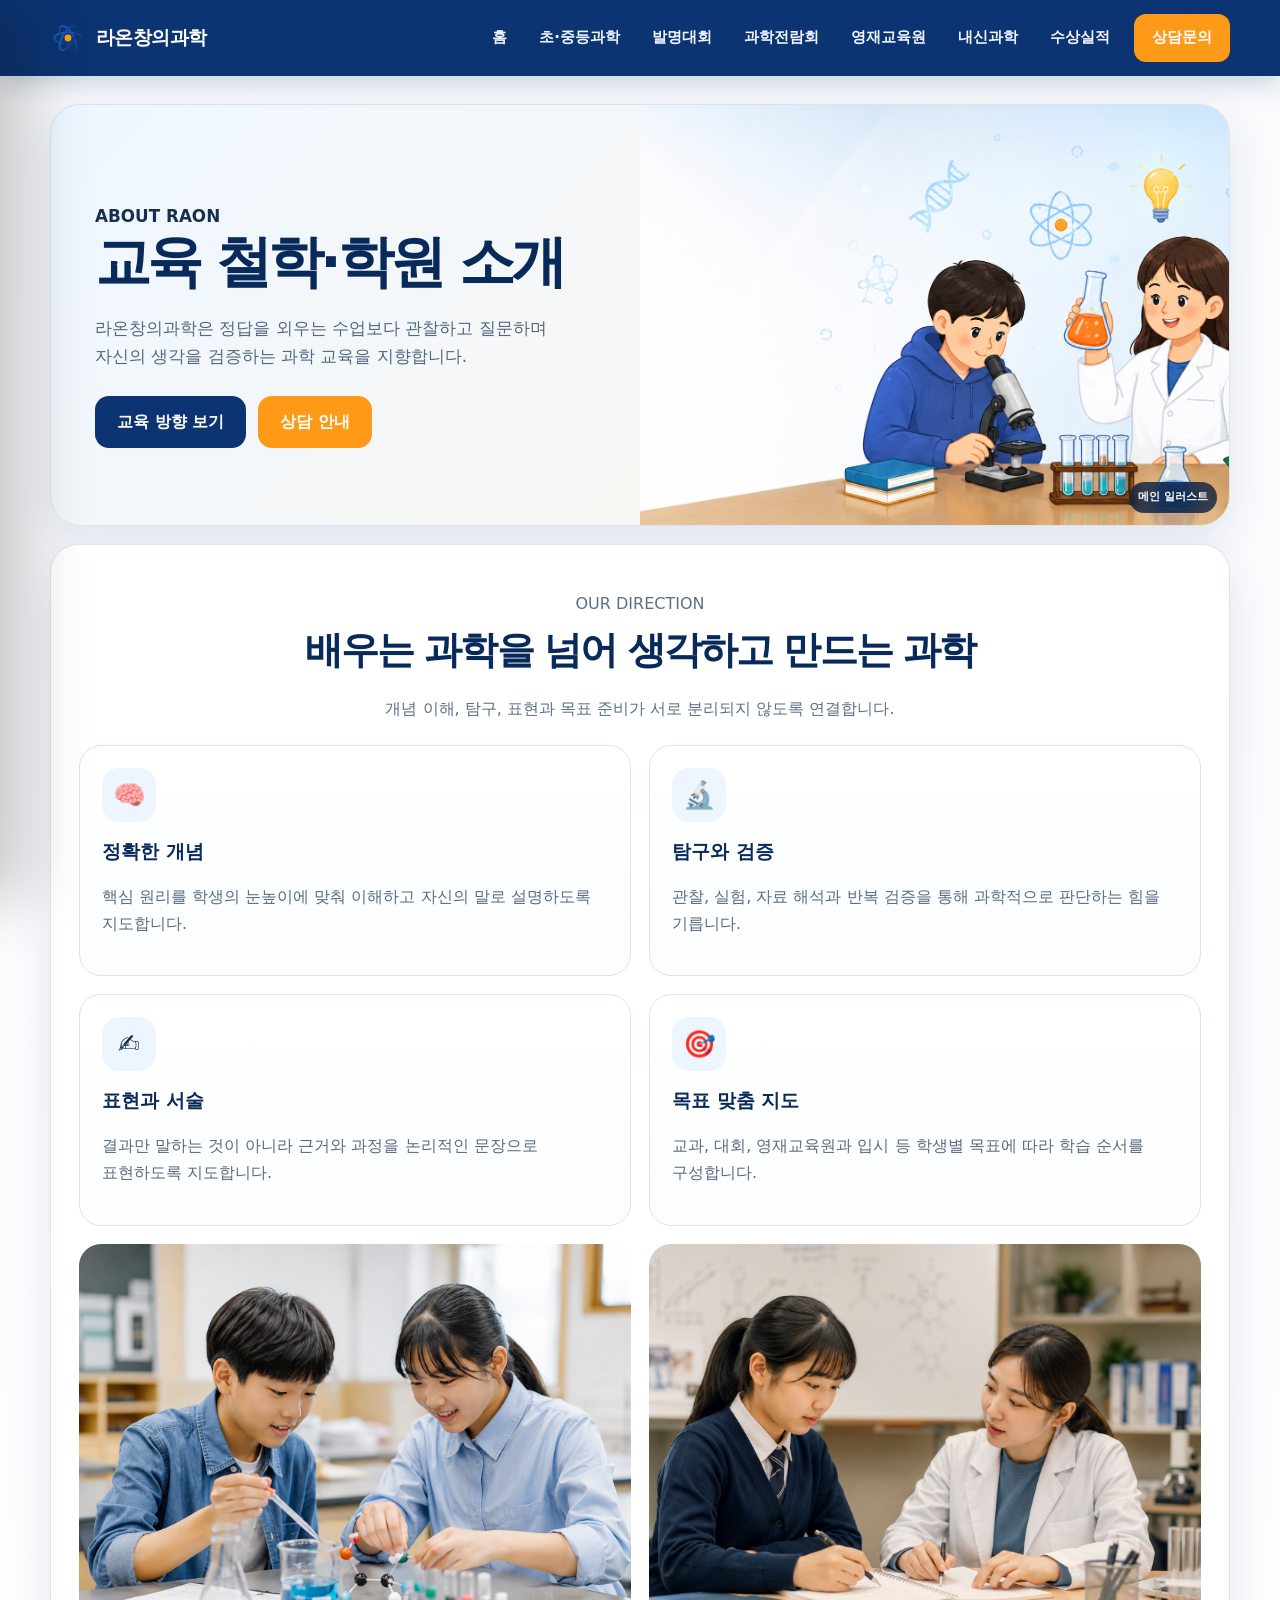
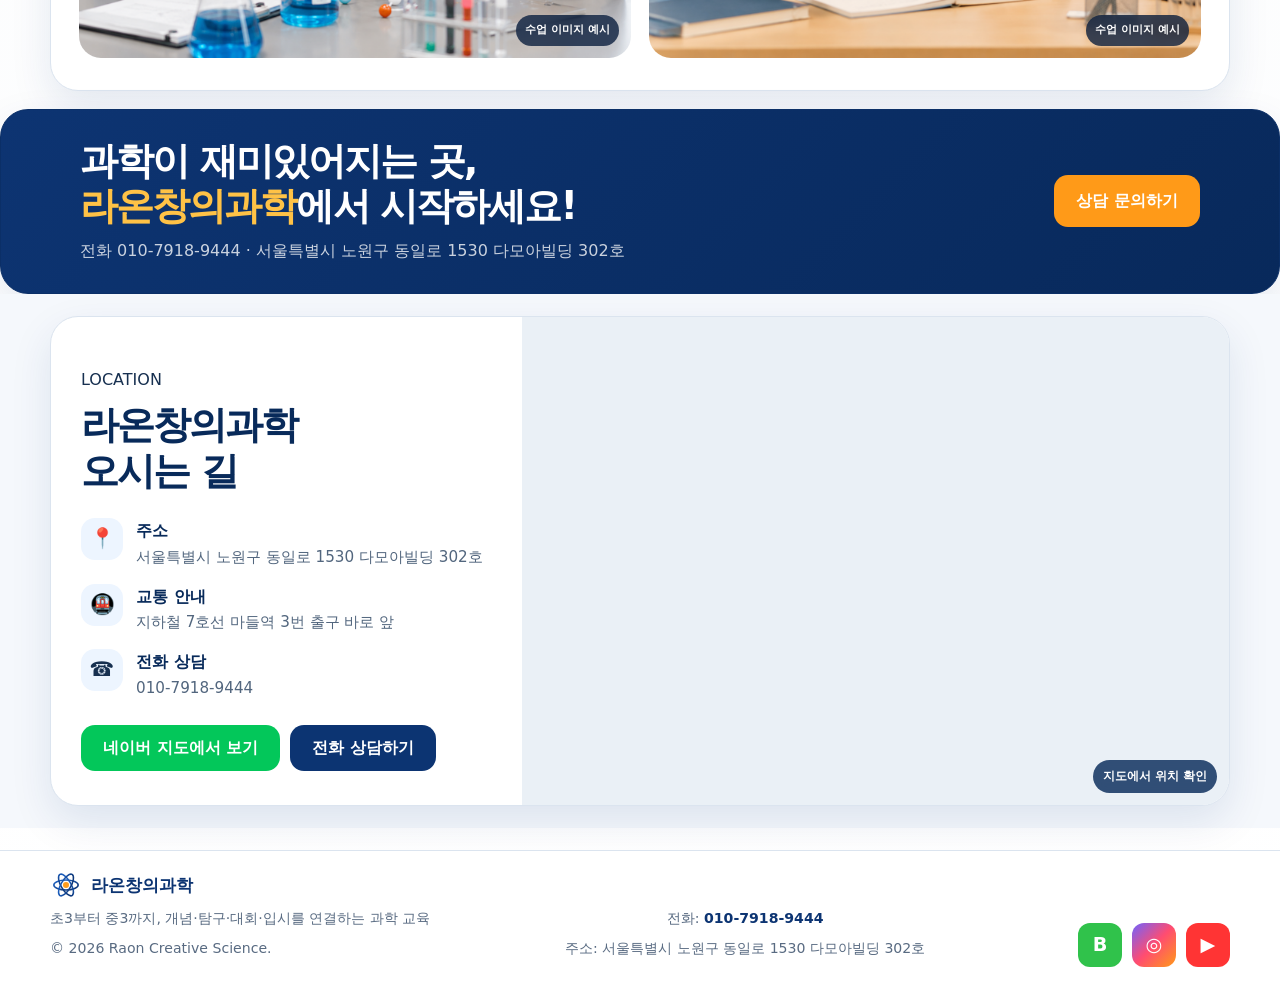
<file: academy/about.html>
<!doctype html><html lang="ko"><head>
<meta charset="utf-8"><meta name="viewport" content="width=device-width,initial-scale=1">
<meta name="description" content="라온창의과학 교육 철학·학원 소개">
<title>교육 철학·학원 소개 | 라온창의과학</title>
<link rel="icon" href="assets/favicon.svg">
<link rel="stylesheet" href="assets/style.css">
<script defer src="assets/script.js"></script>
</head><body>
<a class="skip" href="#main">본문 바로가기</a>
<header class="site-header">
  <div class="container header-inner">
    <a class="brand" href="index.html"><img src="assets/logo.svg" alt=""><span>라온창의과학</span></a>
    <nav class="desktop-nav" aria-label="주요 메뉴">
      <a class="" href="index.html">홈</a><a class="" href="science.html">초·중등과학</a><a class="" href="invention.html">발명대회</a><a class="" href="fair.html">과학전람회</a><a class="" href="gifted.html">영재교육원</a><a class="" href="school.html">내신과학</a>
      <a href="achievements.html">수상실적</a><a href="consulting.html" class="contact-link">상담문의</a>
    </nav>
    <button class="menu-btn" aria-label="전체 메뉴 열기" aria-expanded="false"><span></span><span></span><span></span></button>
  </div>
</header>
<div class="drawer-backdrop"></div>
<aside class="mobile-drawer" aria-label="모바일 전체 메뉴">
  <div class="drawer-head">
    <a class="drawer-brand" href="index.html"><img src="assets/logo.svg" alt=""><span>라온창의과학</span></a>
    <button class="close-btn" aria-label="메뉴 닫기">×</button>
  </div>
  <nav class="drawer-nav">
    <a href="index.html">홈</a>
    <div class="drawer-group-title">교육 과정</div>
    <a href="science.html">초·중등과학</a>
    <a href="invention.html">발명대회</a>
    <a href="fair.html">과학전람회</a>
    <a href="gifted.html">영재교육원</a>
    <a href="school.html">내신과학</a>
    <a href="admissions.html">입시과학</a>
    <a href="consulting.html">입시상담</a>
    <div class="drawer-group-title">학원 안내</div>
    <a href="about.html">교육 철학·학원 소개</a>
    <a href="achievements.html">수상·합격 실적</a>
  </nav>
</aside><main id="main">
<section class="sub-hero">
  <div class="container">
    <div class="sub-card reveal">
      <div class="sub-hero-grid">
        <div class="sub-copy">
          <p class="eyebrow">ABOUT RAON</p>
          <h1>교육 철학·학원 소개</h1>
          <p>라온창의과학은 정답을 외우는 수업보다 관찰하고 질문하며 자신의 생각을 검증하는 과학 교육을 지향합니다.</p>
          <div class="hero-actions"><a class="btn btn-primary" href="#about-detail">교육 방향 보기</a><a class="btn btn-orange" href="consulting.html">상담 안내</a></div>
        </div>
        <div class="image-frame sub-photo">
          <img src="assets/hero-detailed.png" alt="학생과 교사가 현미경과 플라스크로 과학 활동을 하는 상세 일러스트">
          <span class="image-label">메인 일러스트</span>
        </div>
      </div>
    </div>
  </div>
</section>
<section class="section" id="about-detail"><div class="container"><div class="detail-panel">
  <div class="section-head reveal"><p class="section-kicker">OUR DIRECTION</p><h2>배우는 과학을 넘어 생각하고 만드는 과학</h2><p>개념 이해, 탐구, 표현과 목표 준비가 서로 분리되지 않도록 연결합니다.</p></div>
  <div class="detail-grid">
    <article class="detail-card reveal"><div class="card-icon">🧠</div><h3>정확한 개념</h3><p>핵심 원리를 학생의 눈높이에 맞춰 이해하고 자신의 말로 설명하도록 지도합니다.</p></article>
    <article class="detail-card reveal"><div class="card-icon">🔬</div><h3>탐구와 검증</h3><p>관찰, 실험, 자료 해석과 반복 검증을 통해 과학적으로 판단하는 힘을 기릅니다.</p></article>
    <article class="detail-card reveal"><div class="card-icon">✍️</div><h3>표현과 서술</h3><p>결과만 말하는 것이 아니라 근거와 과정을 논리적인 문장으로 표현하도록 지도합니다.</p></article>
    <article class="detail-card reveal"><div class="card-icon">🎯</div><h3>목표 맞춤 지도</h3><p>교과, 대회, 영재교육원과 입시 등 학생별 목표에 따라 학습 순서를 구성합니다.</p></article>
  </div>
  <div class="about-photo-grid">
    <div class="image-frame reveal"><img src="assets/teach-real-1.png" alt="과학 실험 활동 예시"><span class="image-label">수업 이미지 예시</span></div>
    <div class="image-frame reveal"><img src="assets/teach-real-4.png" alt="개별 피드백 수업 예시"><span class="image-label">수업 이미지 예시</span></div>
  </div>
</div></div></section>
</main>
<section class="cta-strip" style="margin:0">
  <div class="container cta-inner">
    <div class="cta-copy">
      <h2>과학이 재미있어지는 곳,<br><span>라온창의과학</span>에서 시작하세요!</h2>
      <p>전화 010-7918-9444 · 서울특별시 노원구 동일로 1530 다모아빌딩 302호</p>
    </div>
    <a class="btn btn-orange" href="consulting.html">상담 문의하기</a>
  </div>
</section>

<section class="location-section" id="location">
  <div class="container">
    <div class="location-card reveal">
      <div class="location-info">
        <p class="section-kicker">LOCATION</p>
        <h2>라온창의과학<br>오시는 길</h2>
        <div class="contact-list">
          <div class="contact-row">
            <div class="contact-icon">📍</div>
            <div><strong>주소</strong><span>서울특별시 노원구 동일로 1530 다모아빌딩 302호</span></div>
          </div>
          <div class="contact-row">
            <div class="contact-icon">🚇</div>
            <div><strong>교통 안내</strong><span>지하철 7호선 마들역 3번 출구 바로 앞</span></div>
          </div>
          <div class="contact-row">
            <div class="contact-icon">☎</div>
            <div><strong>전화 상담</strong><a href="tel:01079189444">010-7918-9444</a></div>
          </div>
        </div>
        <div class="location-actions">
          <a class="btn btn-naver" href="https://map.naver.com/p/search/%EC%84%9C%EC%9A%B8%ED%8A%B9%EB%B3%84%EC%8B%9C%20%EB%85%B8%EC%9B%90%EA%B5%AC%20%EB%8F%99%EC%9D%BC%EB%A1%9C%201530%20%EB%8B%A4%EB%AA%A8%EC%95%84%EB%B9%8C%EB%94%A9%20302%ED%98%B8" target="_blank" rel="noopener noreferrer">네이버 지도에서 보기</a>
          <a class="btn btn-primary" href="tel:01079189444">전화 상담하기</a>
        </div>
      </div>
      <div class="map-wrap">
        <iframe
          title="라온창의과학 위치 지도"
          src="https://www.openstreetmap.org/export/embed.html?bbox=127.05480999999999%2C37.662839999999996%2C127.06121%2C37.66724&layer=mapnik&marker=37.66504%2C127.05801"
          loading="lazy"
          referrerpolicy="no-referrer-when-downgrade">
        </iframe>
        <span class="map-badge">지도에서 위치 확인</span>
      </div>
    </div>
  </div>
</section>

<footer class="footer">
  <div class="container footer-grid">
    <div>
      <div class="footer-brand"><img src="assets/logo.svg" alt=""><span>라온창의과학</span></div>
      <p>초3부터 중3까지, 개념·탐구·대회·입시를 연결하는 과학 교육</p>
      <p>© <span data-year></span> Raon Creative Science.</p>
    </div>
    <div class="policy"><p>전화: <a class="contact-link-text" href="tel:01079189444">010-7918-9444</a></p><p>주소: 서울특별시 노원구 동일로 1530 다모아빌딩 302호</p></div>
    <div class="socials"><div class="social blog">B</div><div class="social insta">◎</div><div class="social youtube">▶</div></div>
  </div>
</footer>
<nav class="mobile-bottom" aria-label="모바일 빠른 메뉴">
  <a href="index.html"><span>⌂</span><span>홈</span></a>
  <a href="index.html#programs"><span>▦</span><span>교육과정</span></a>
  <a href="tel:01079189444"><span>☏</span><span>전화하기</span></a>
  <a href="about.html"><span>◎</span><span>학원소개</span></a>
</nav></body></html>
</file>
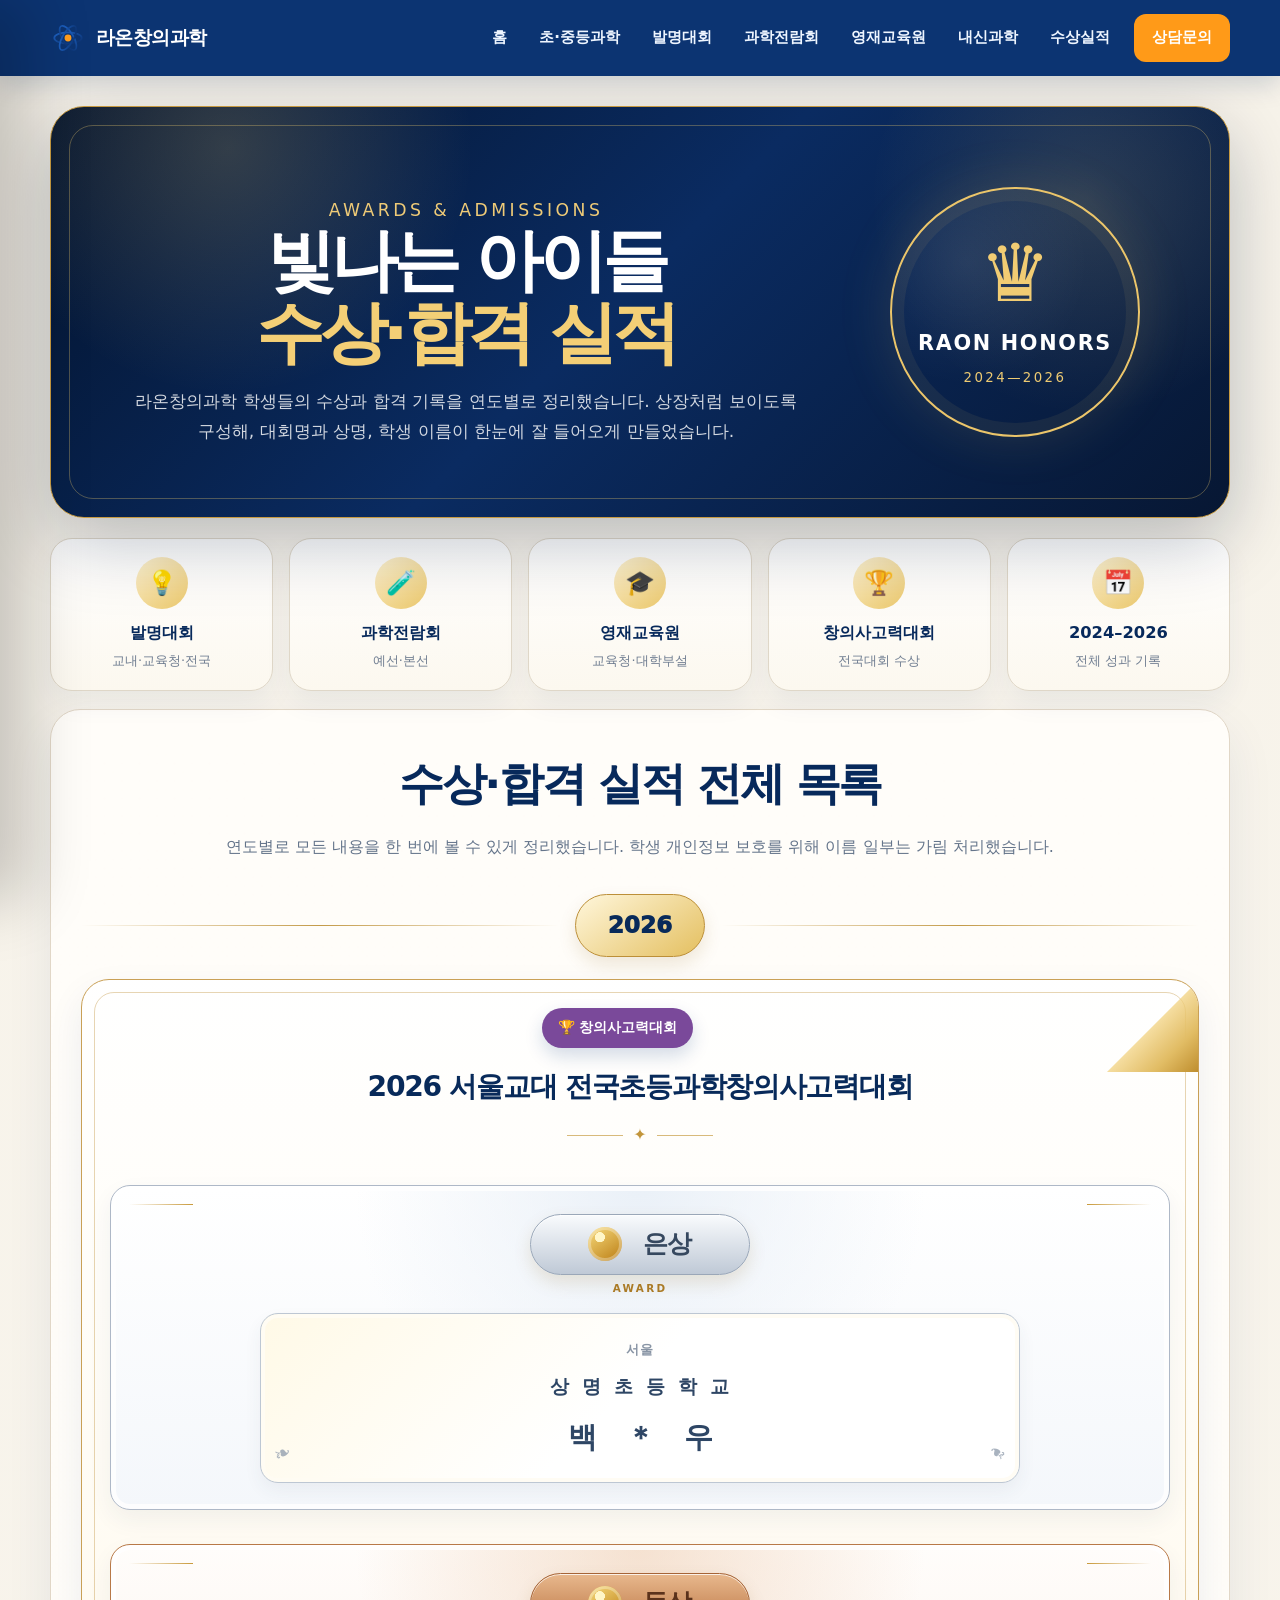
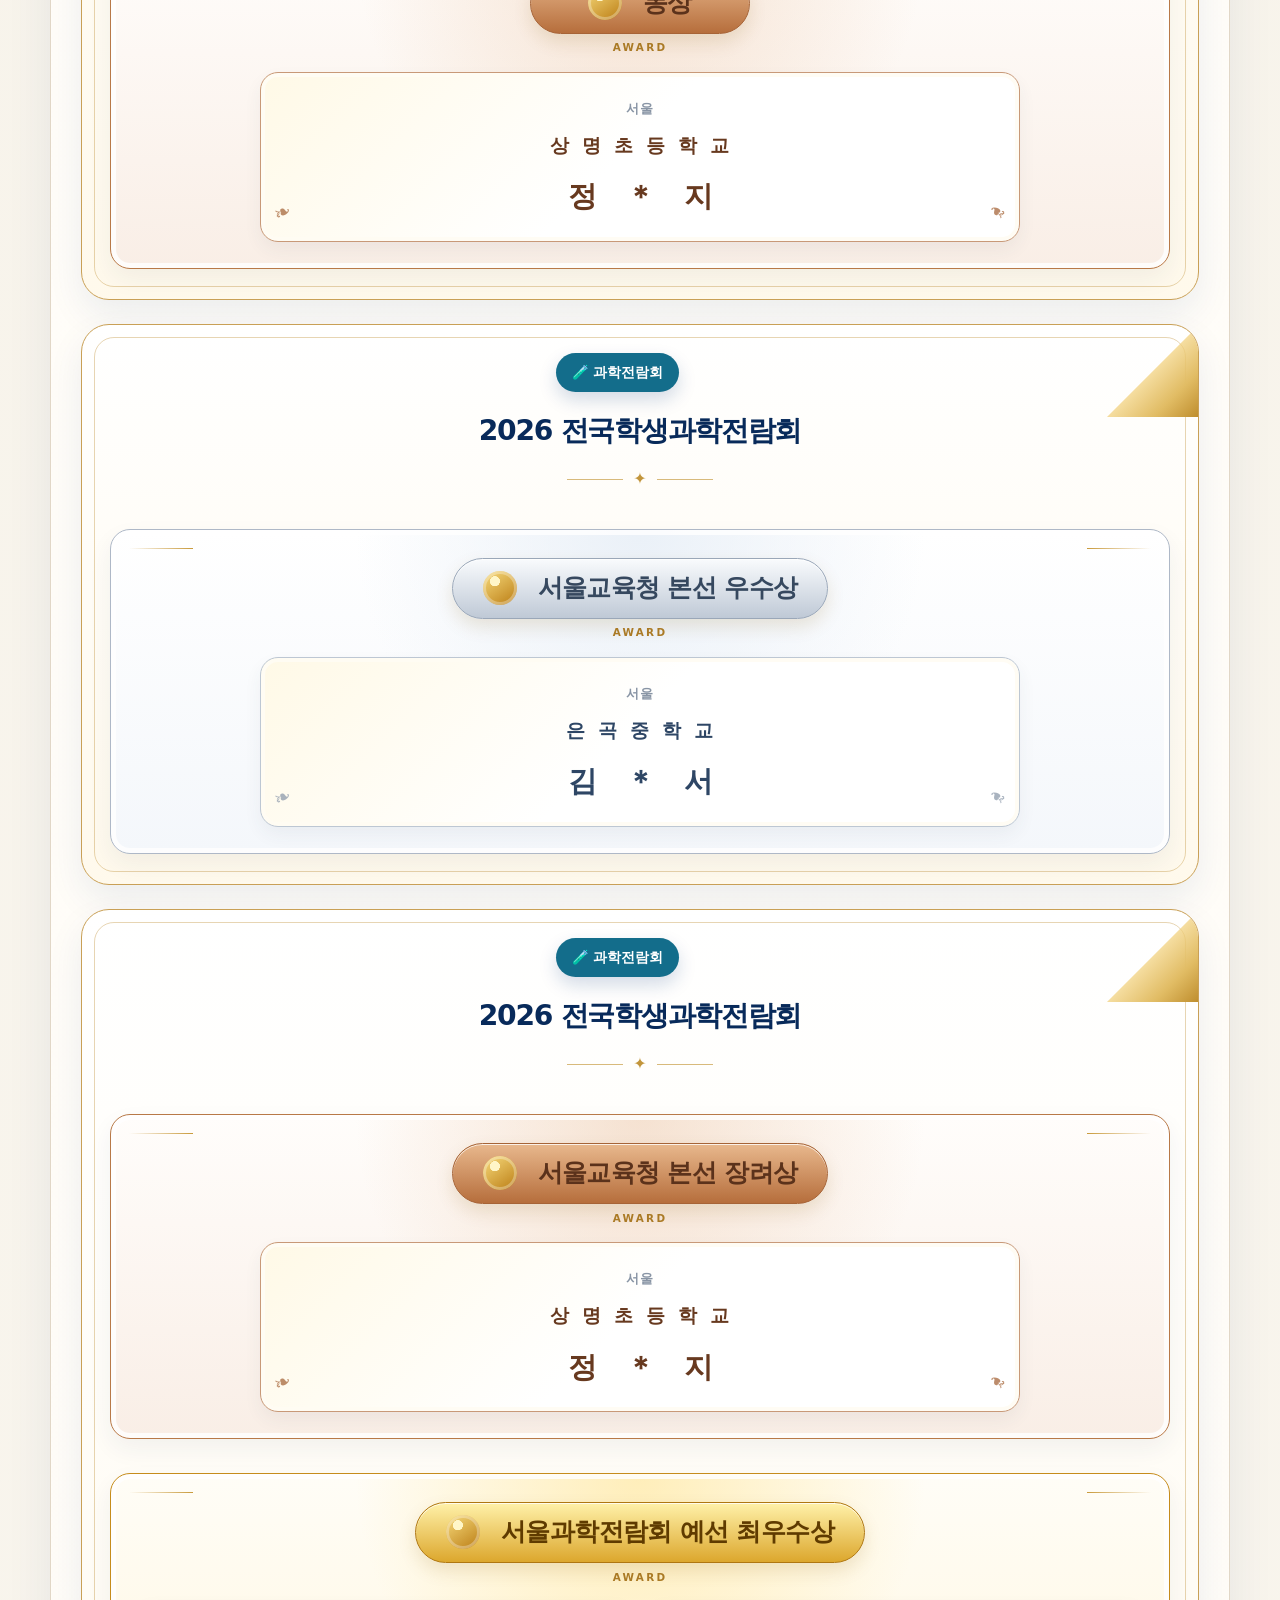
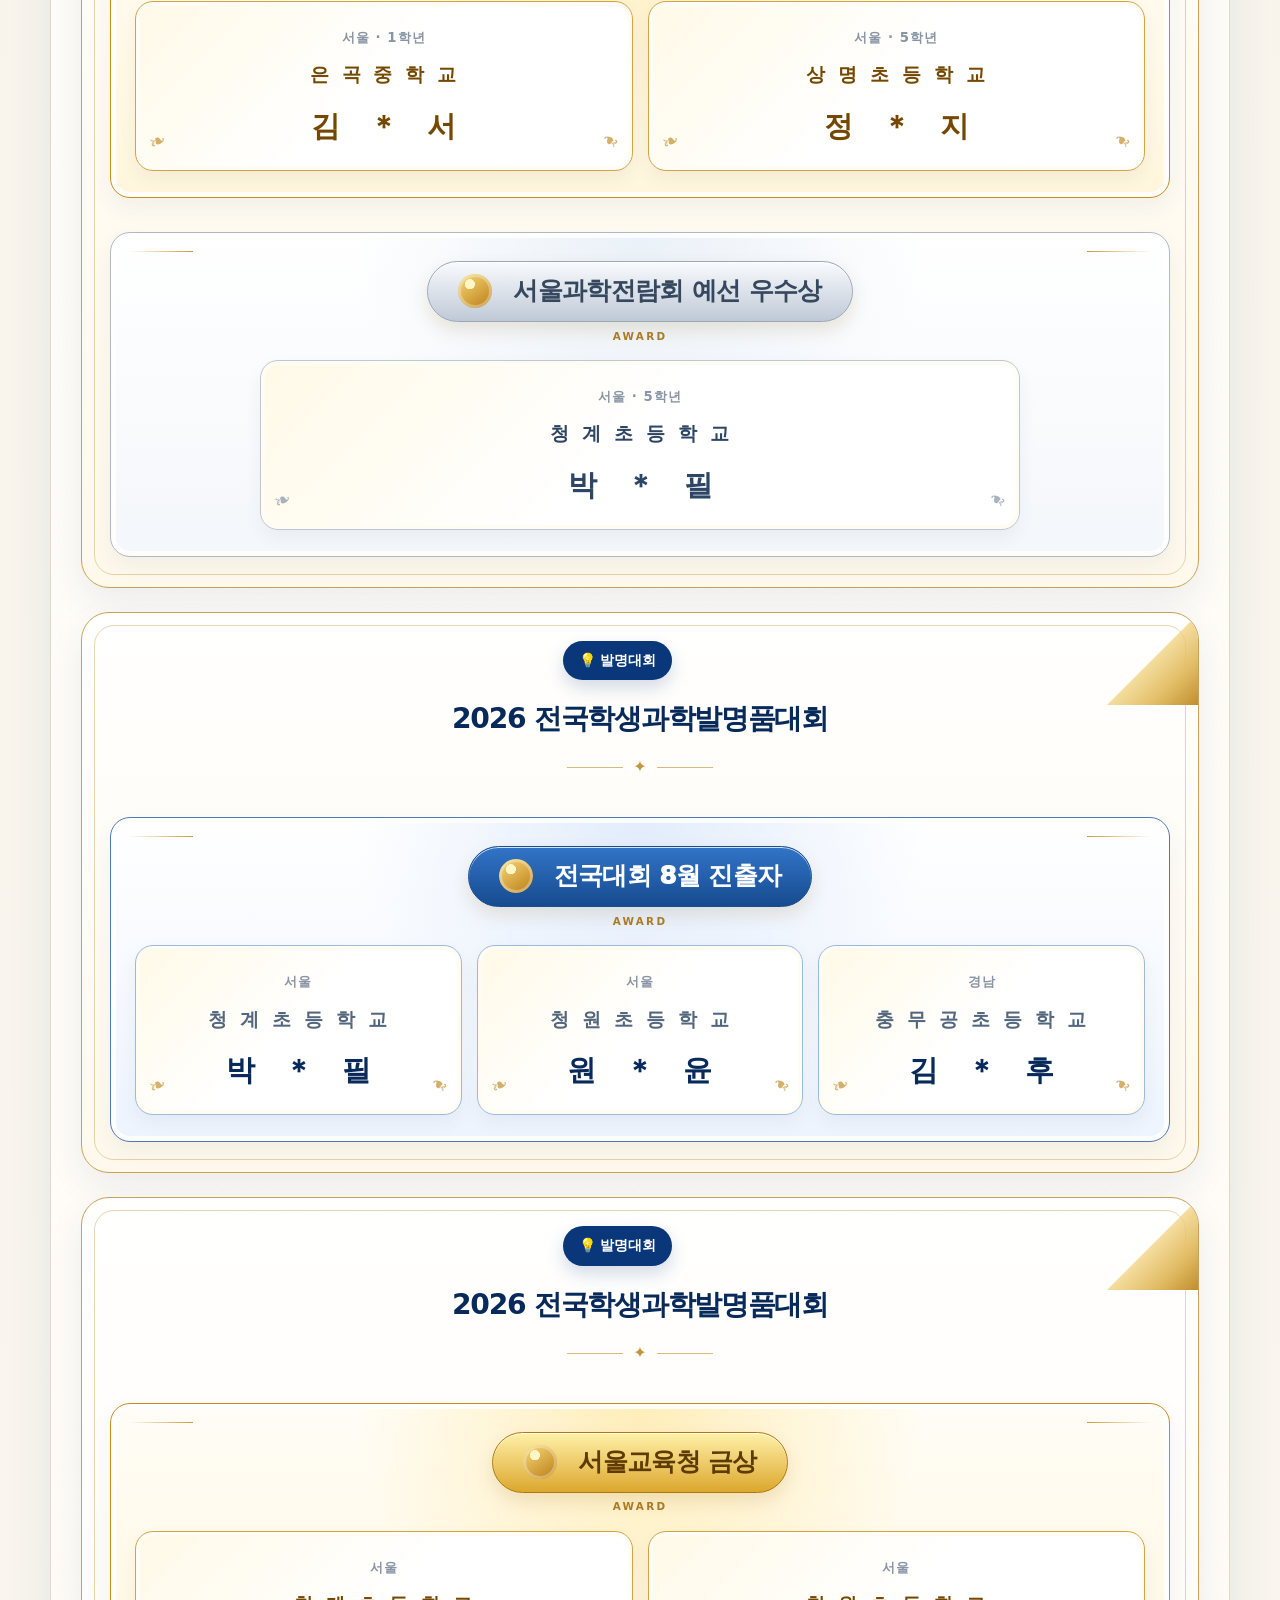
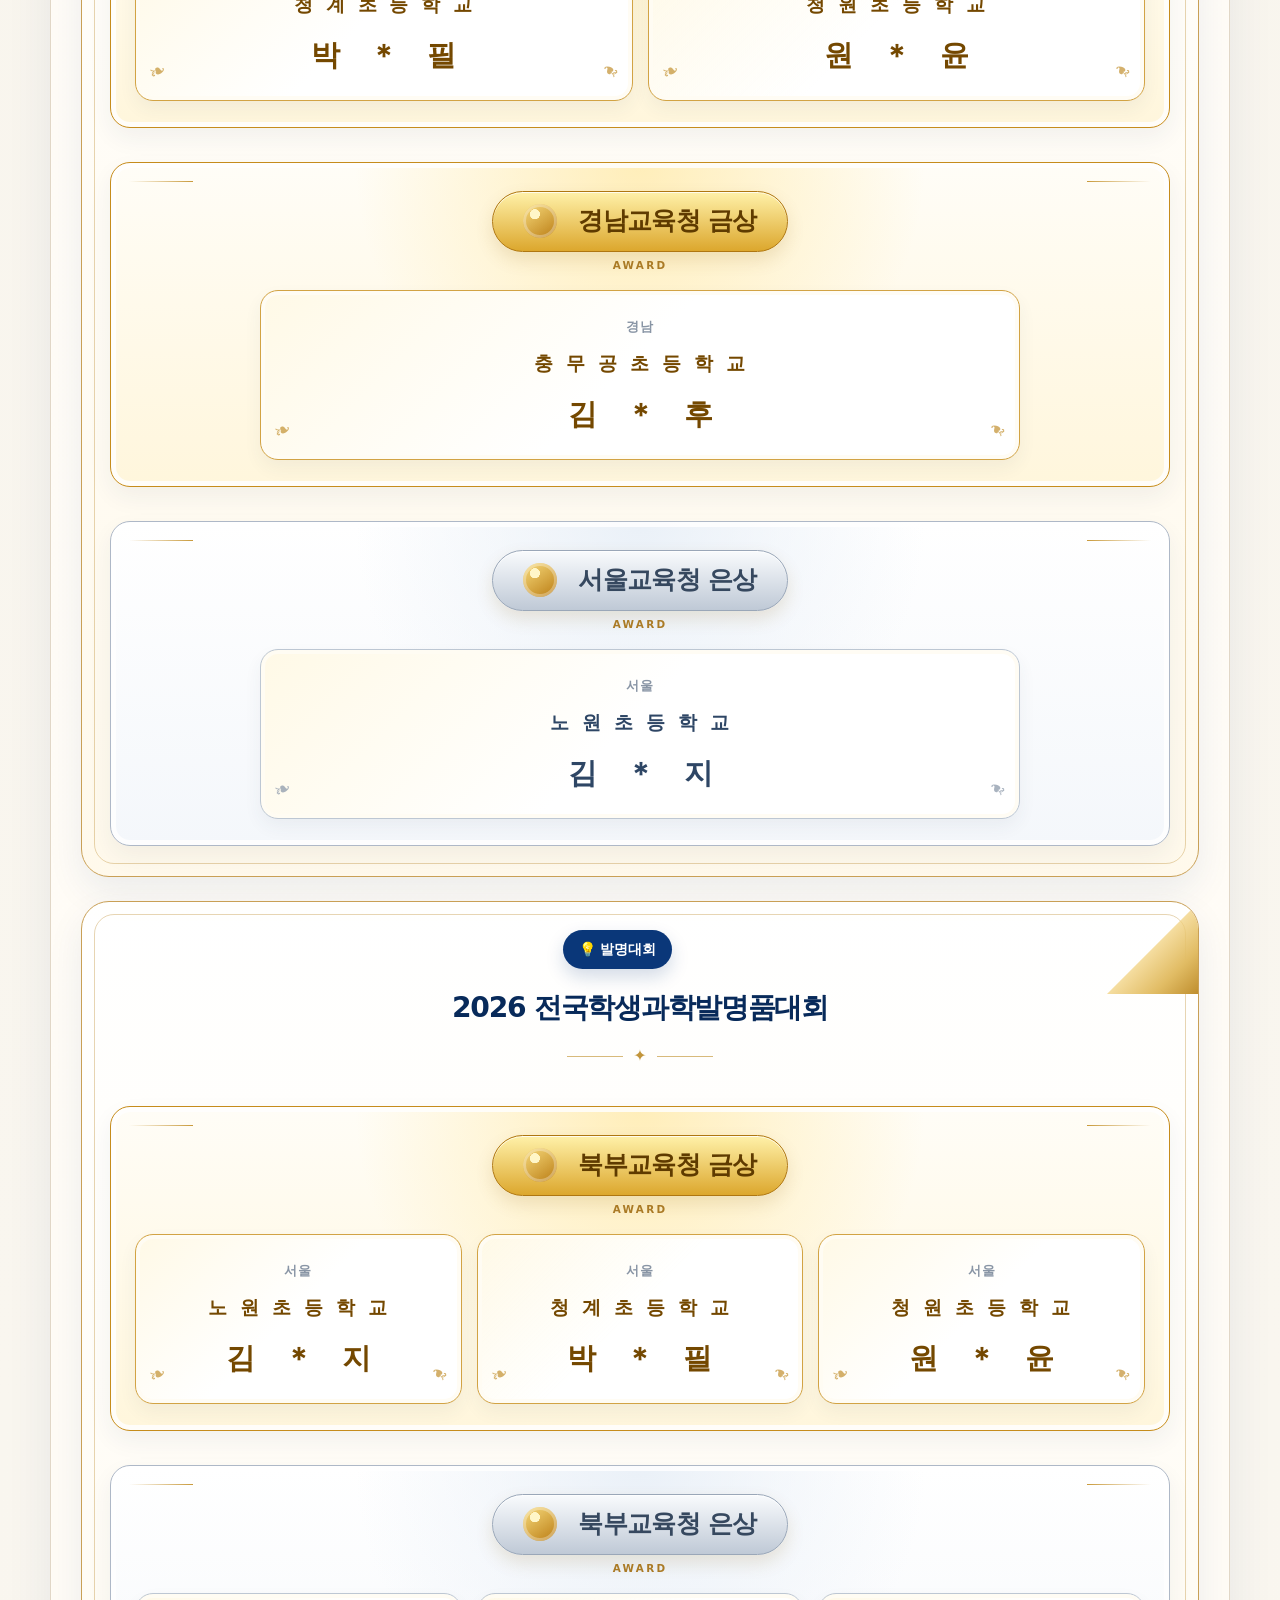
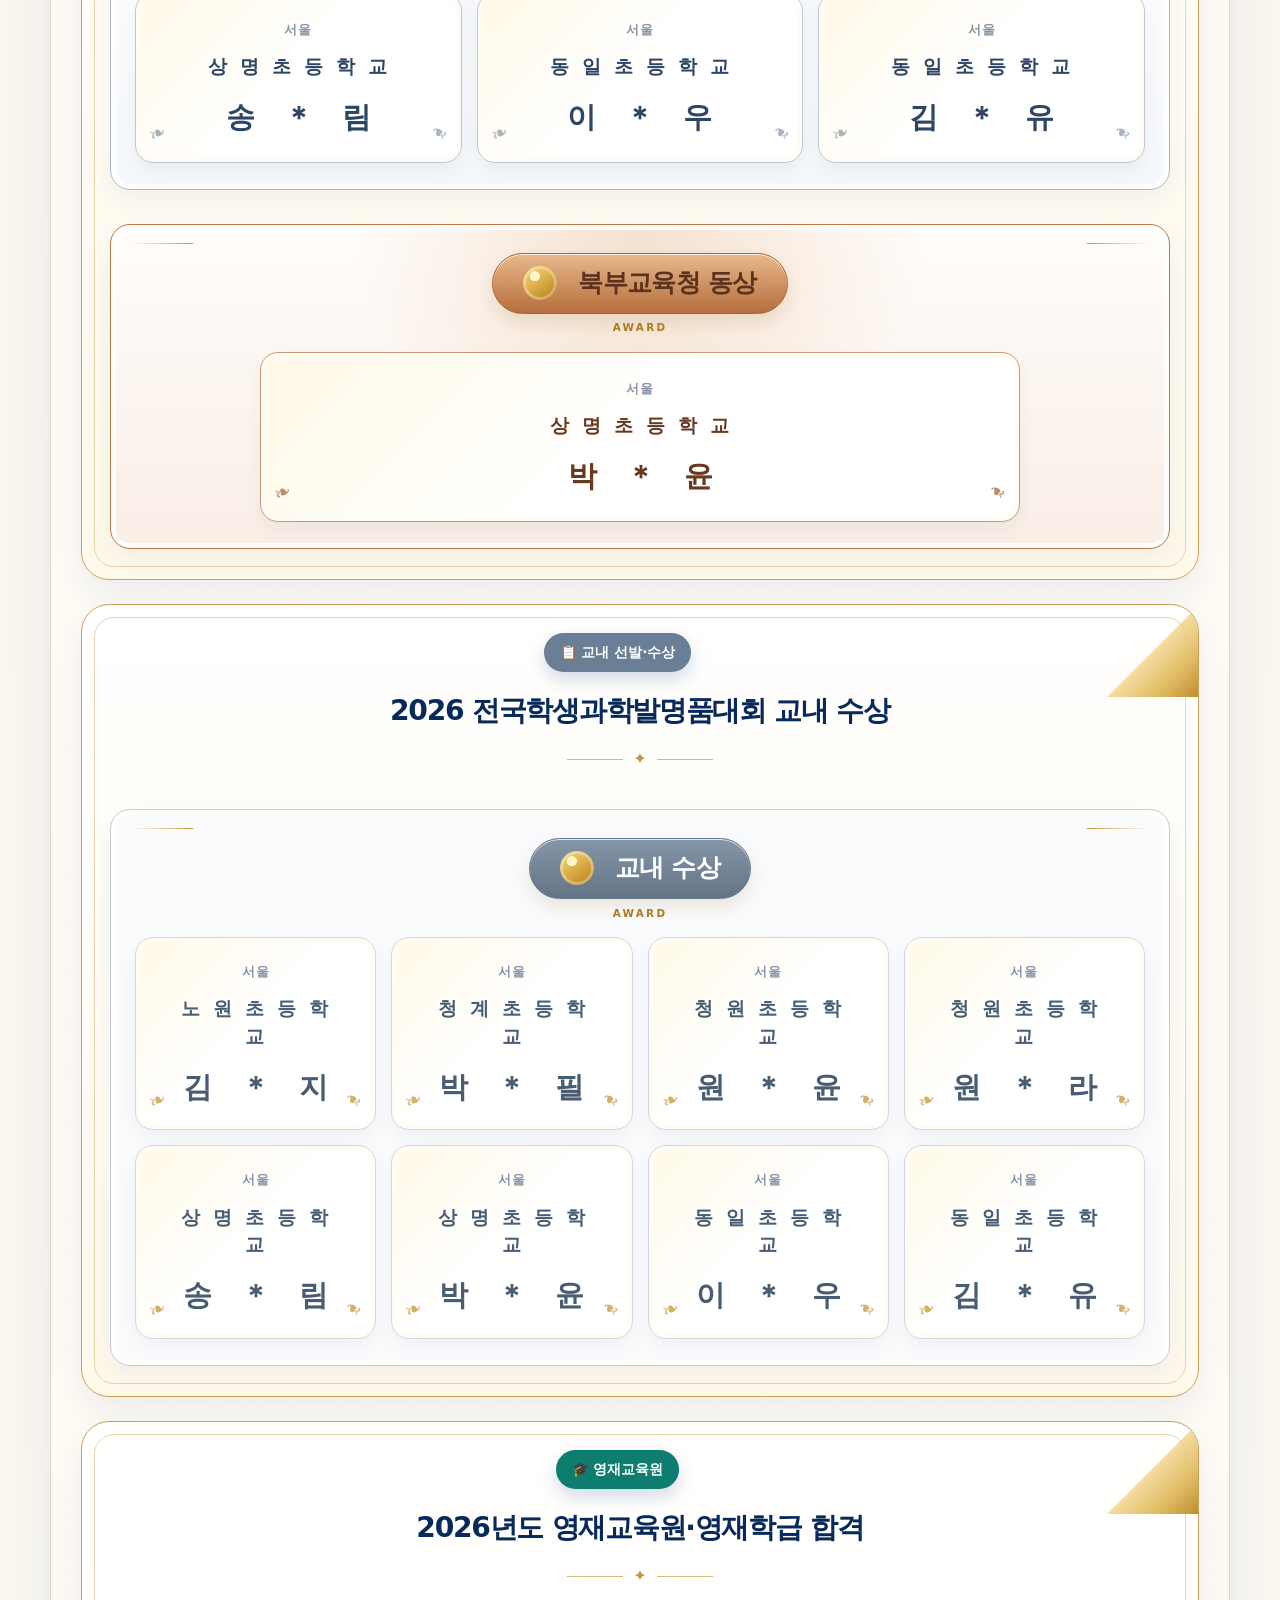
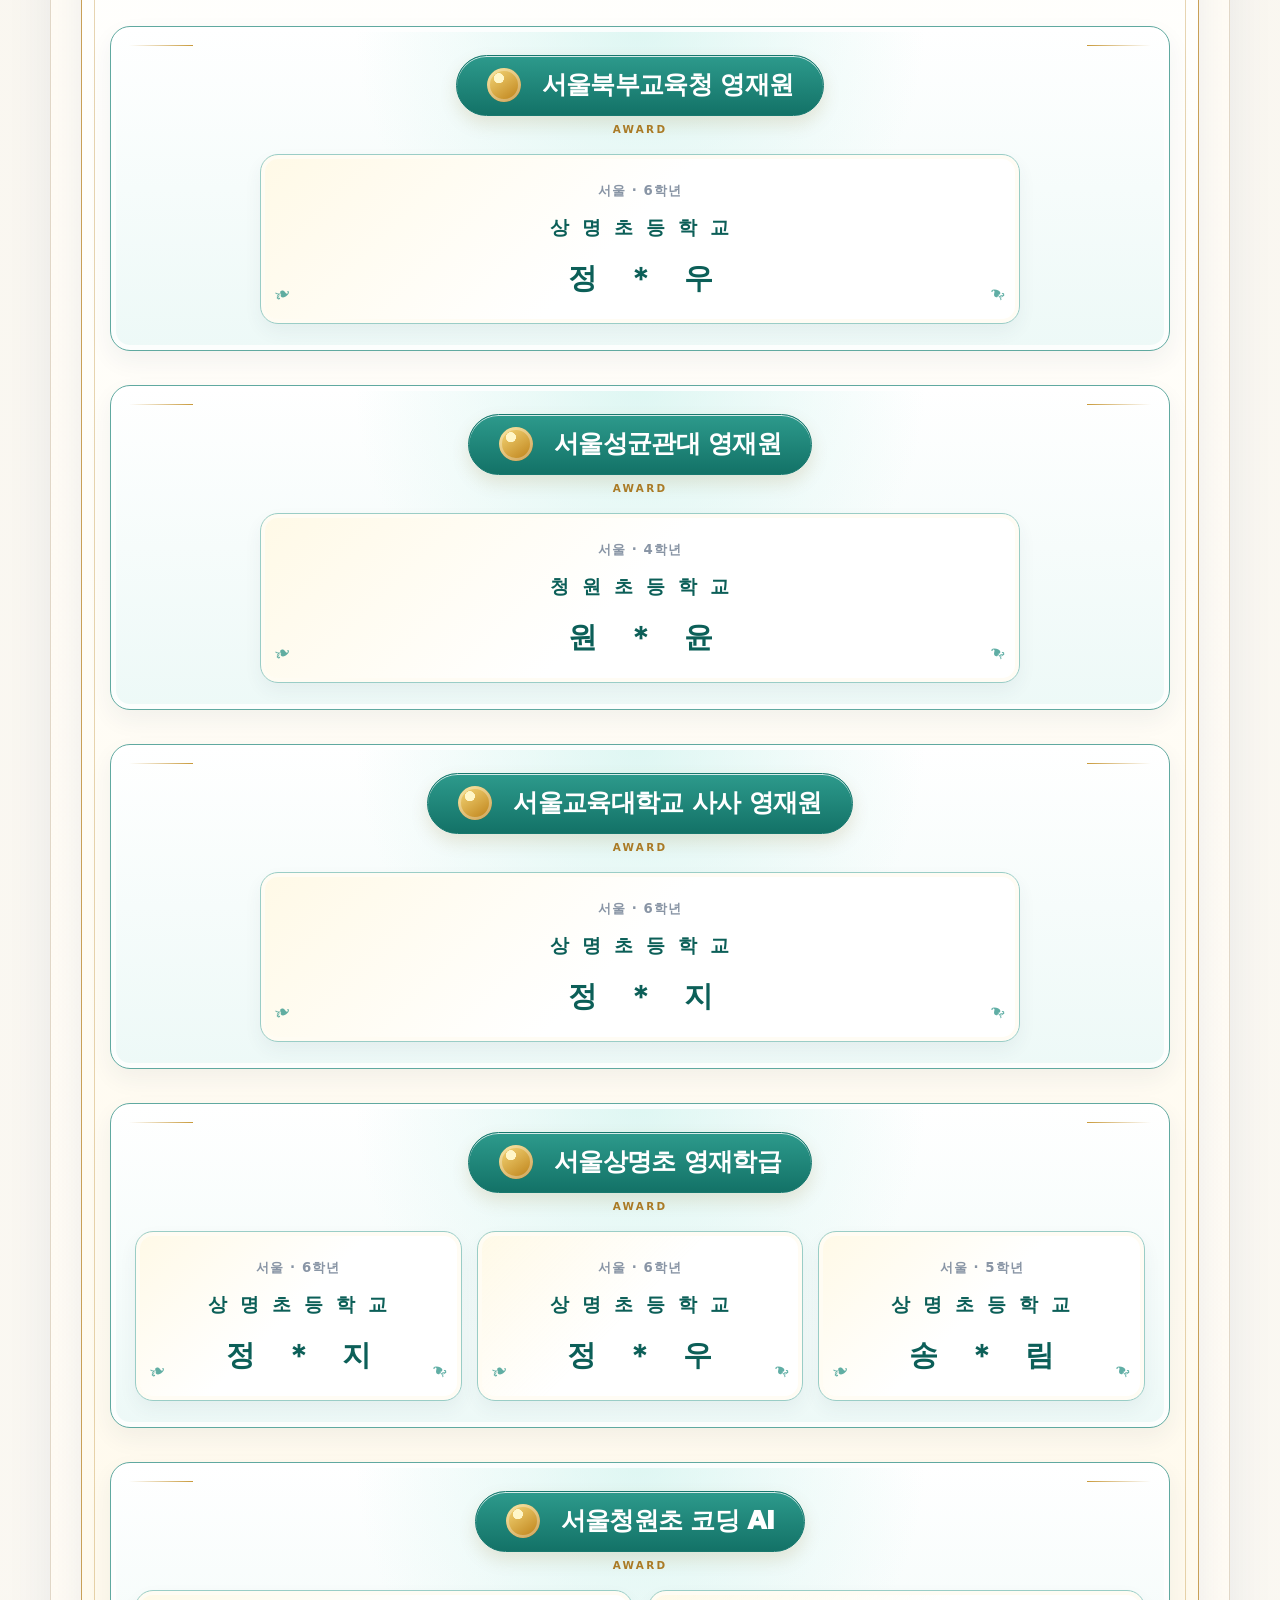
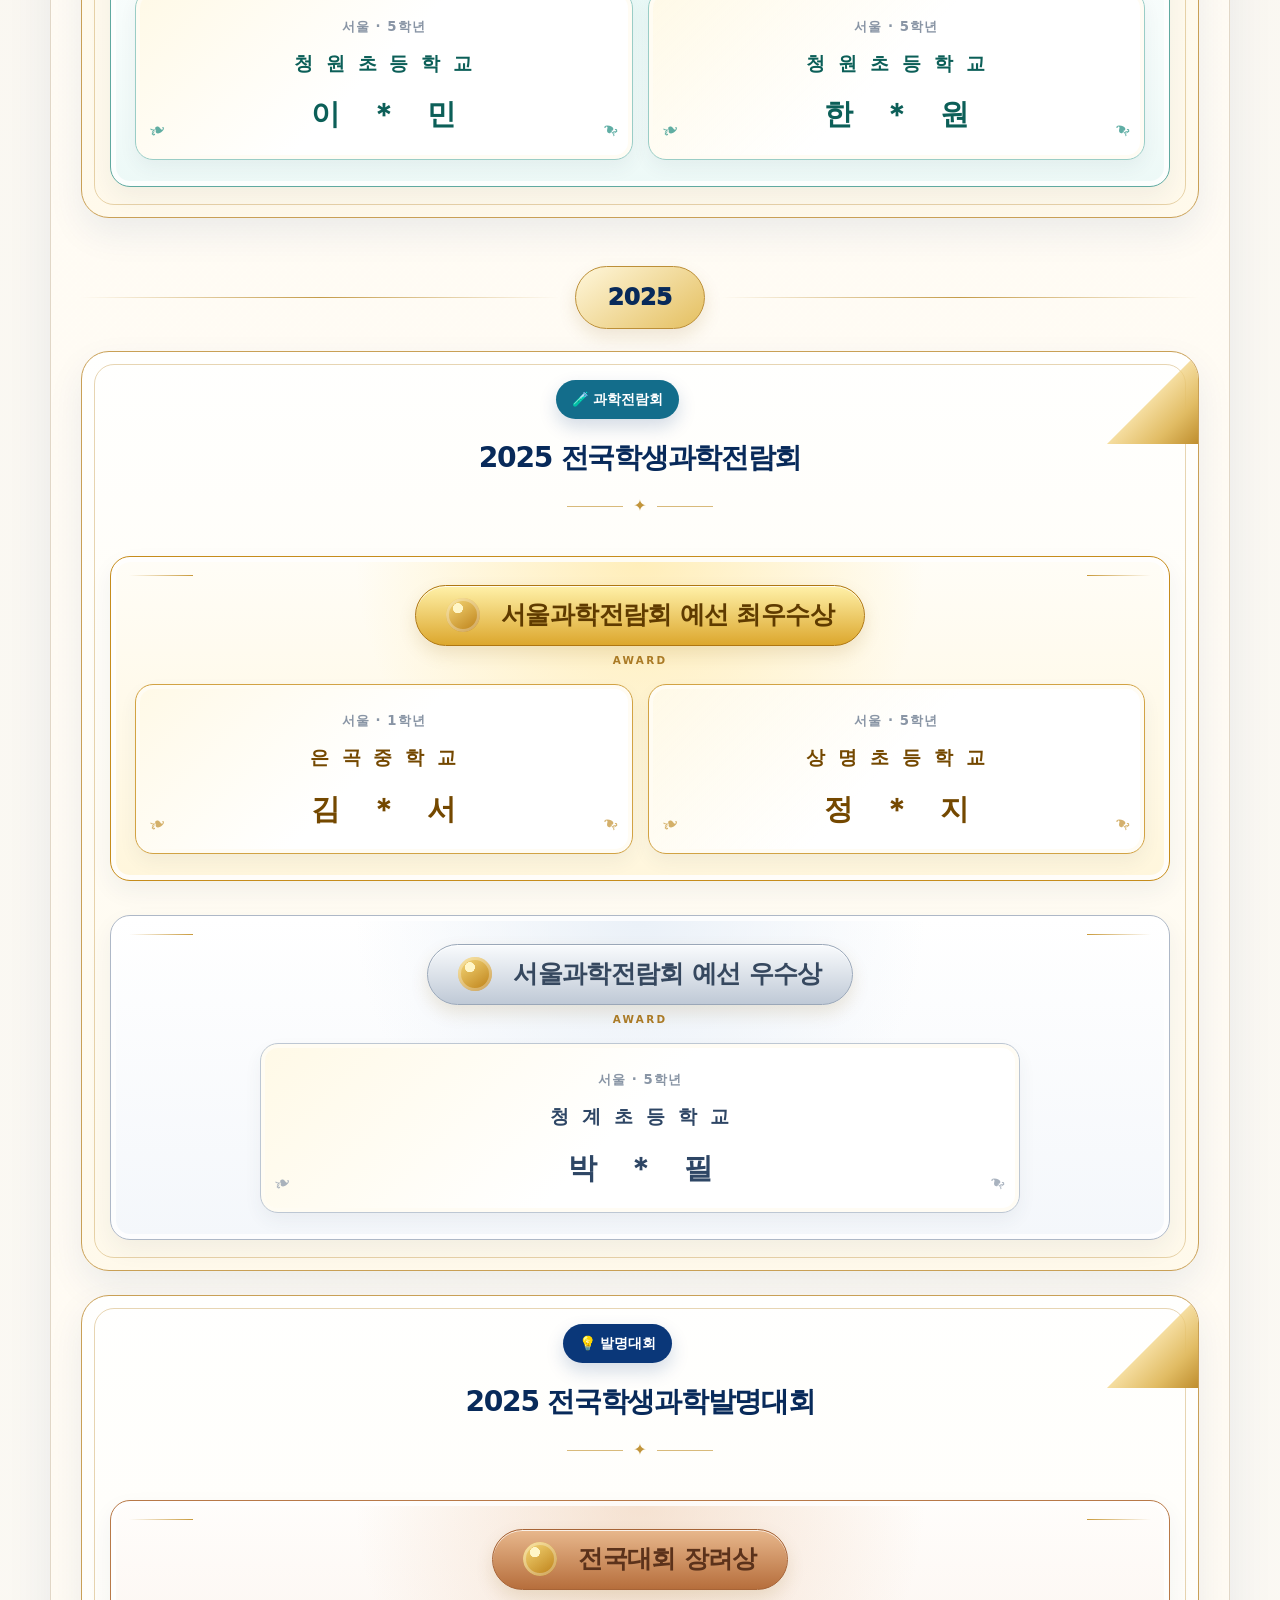
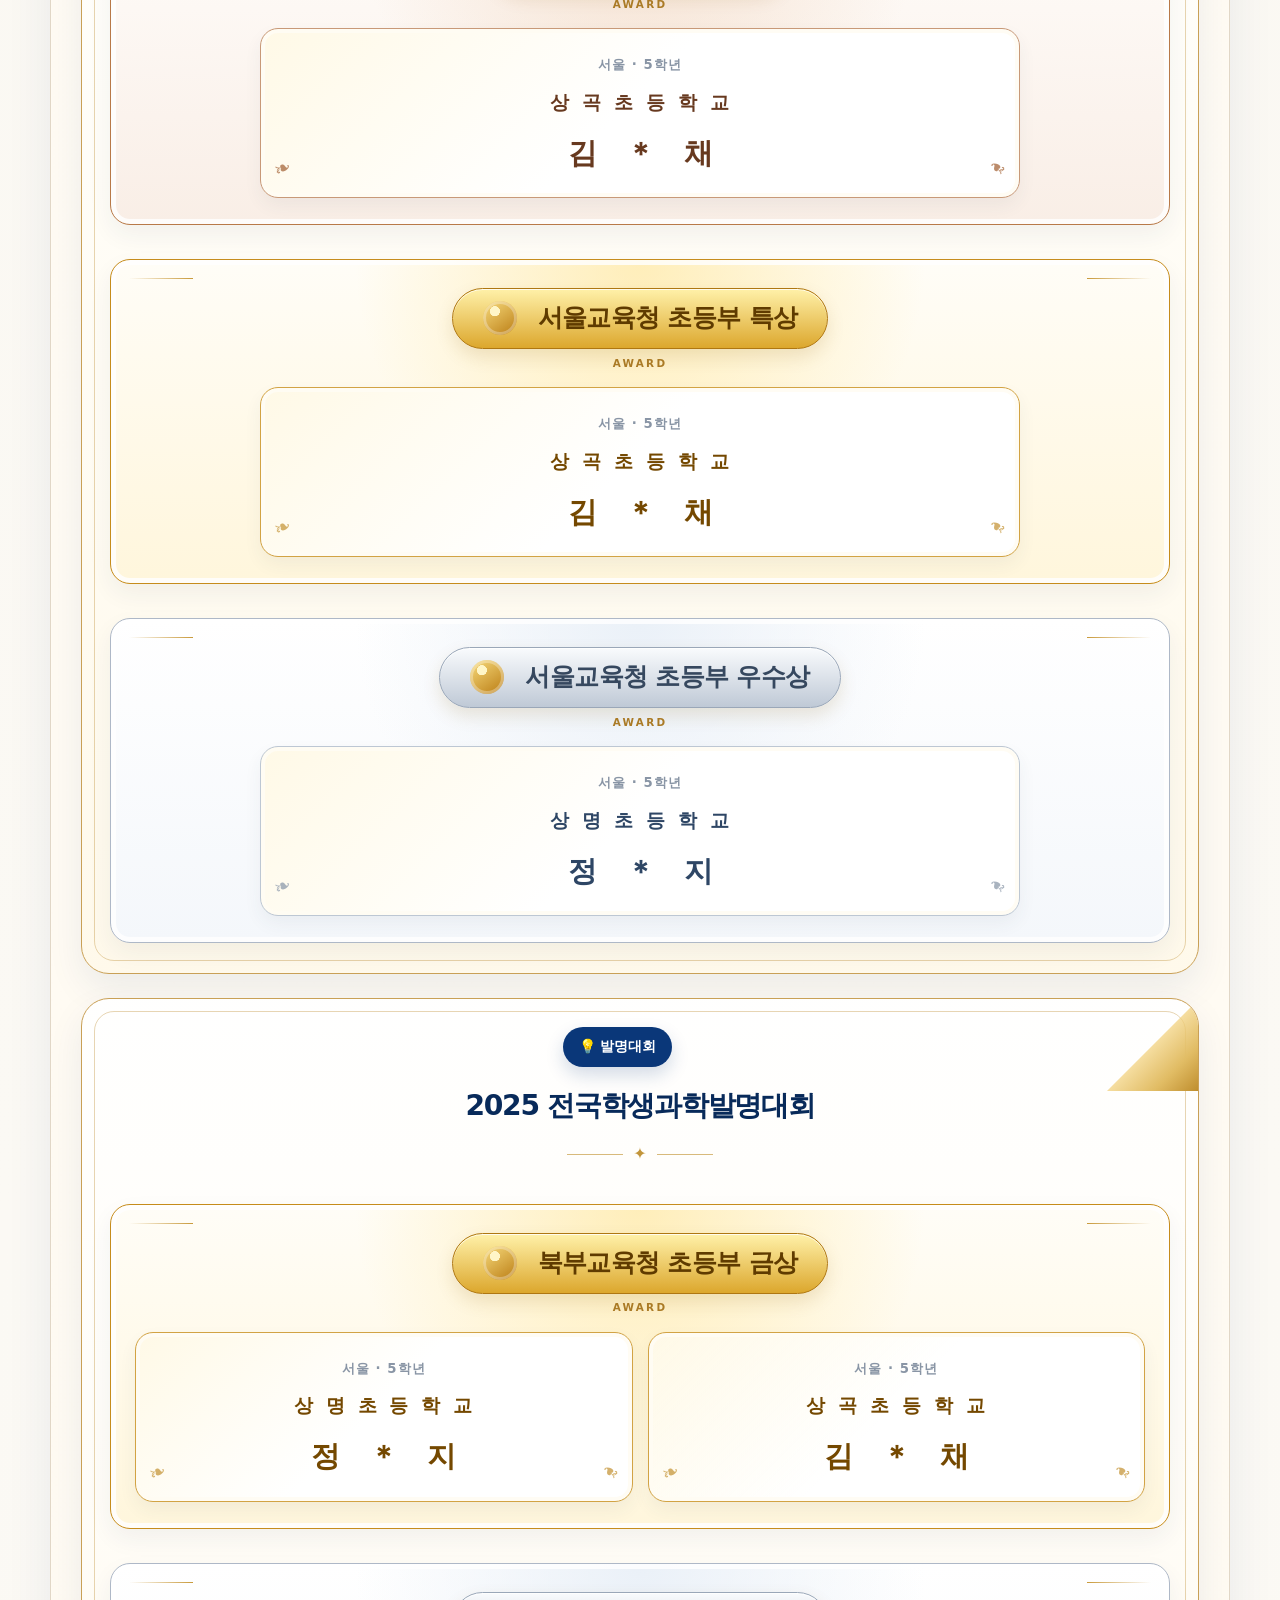
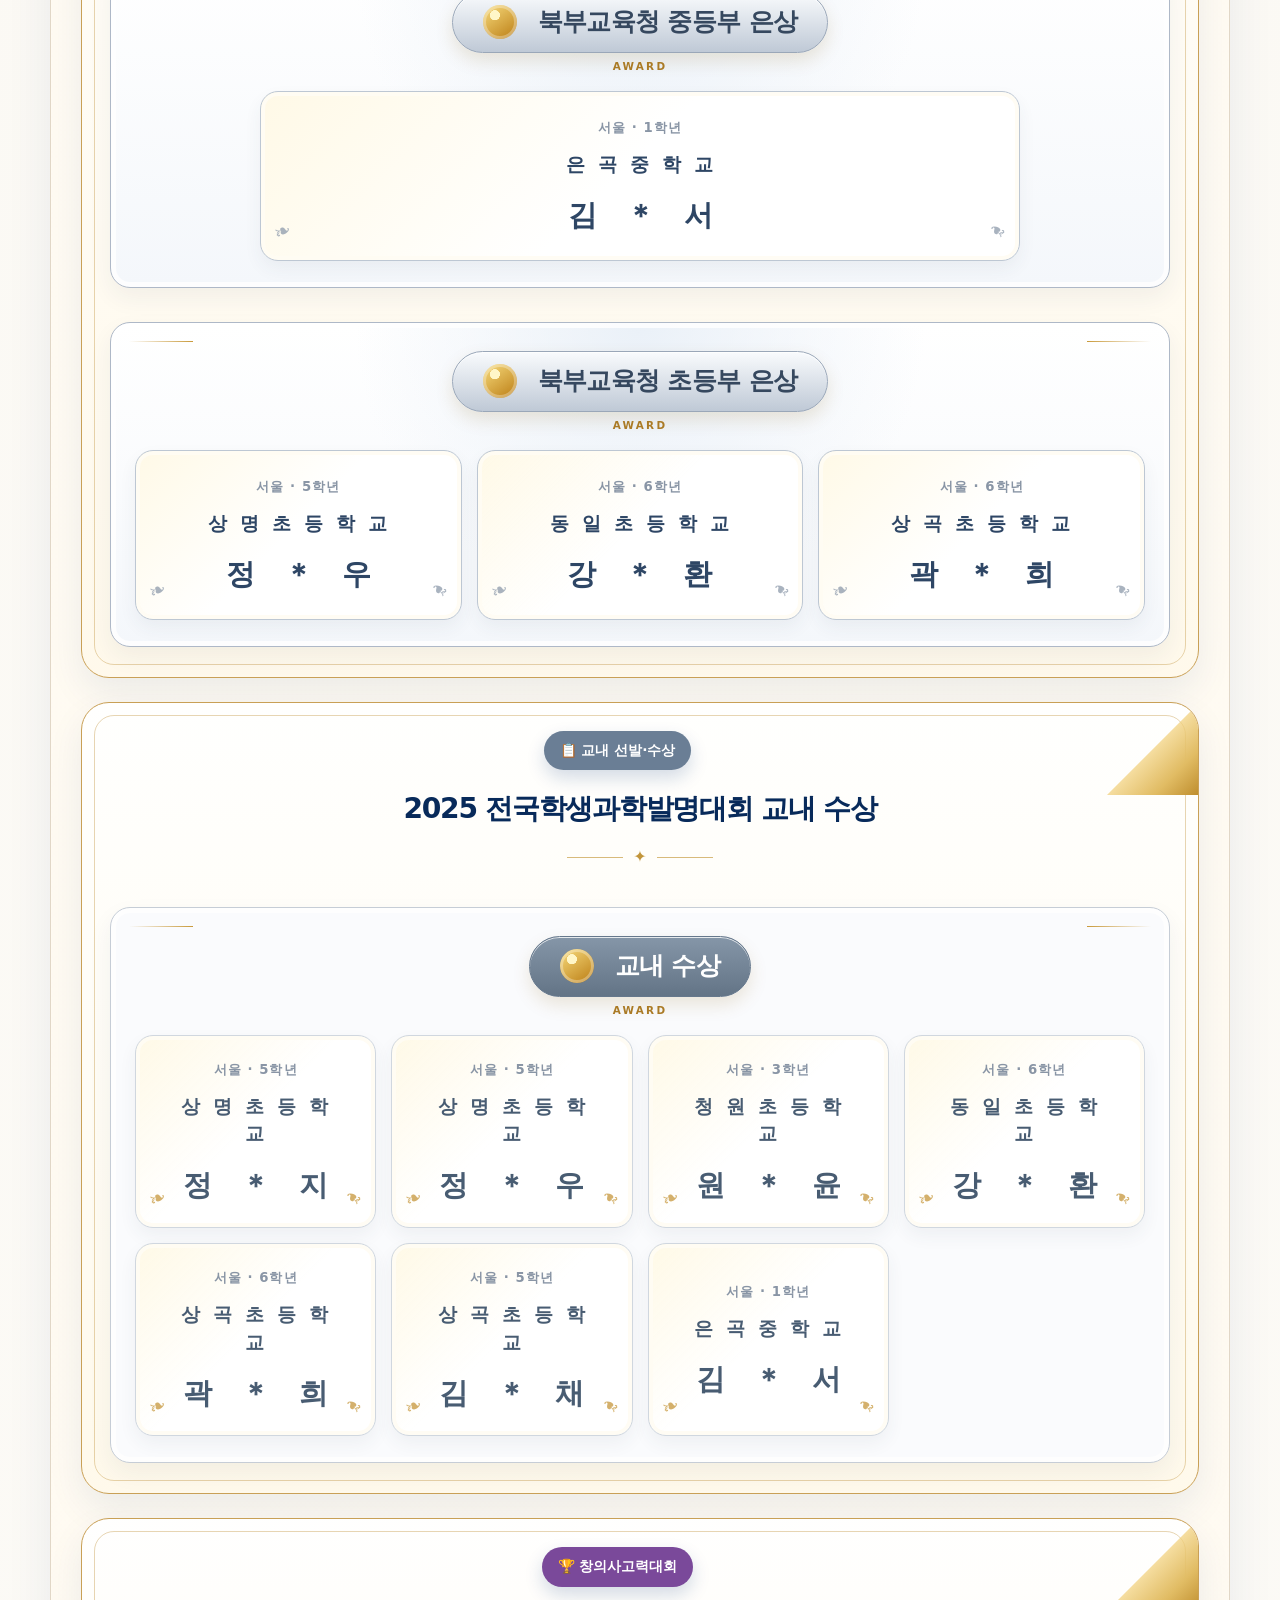
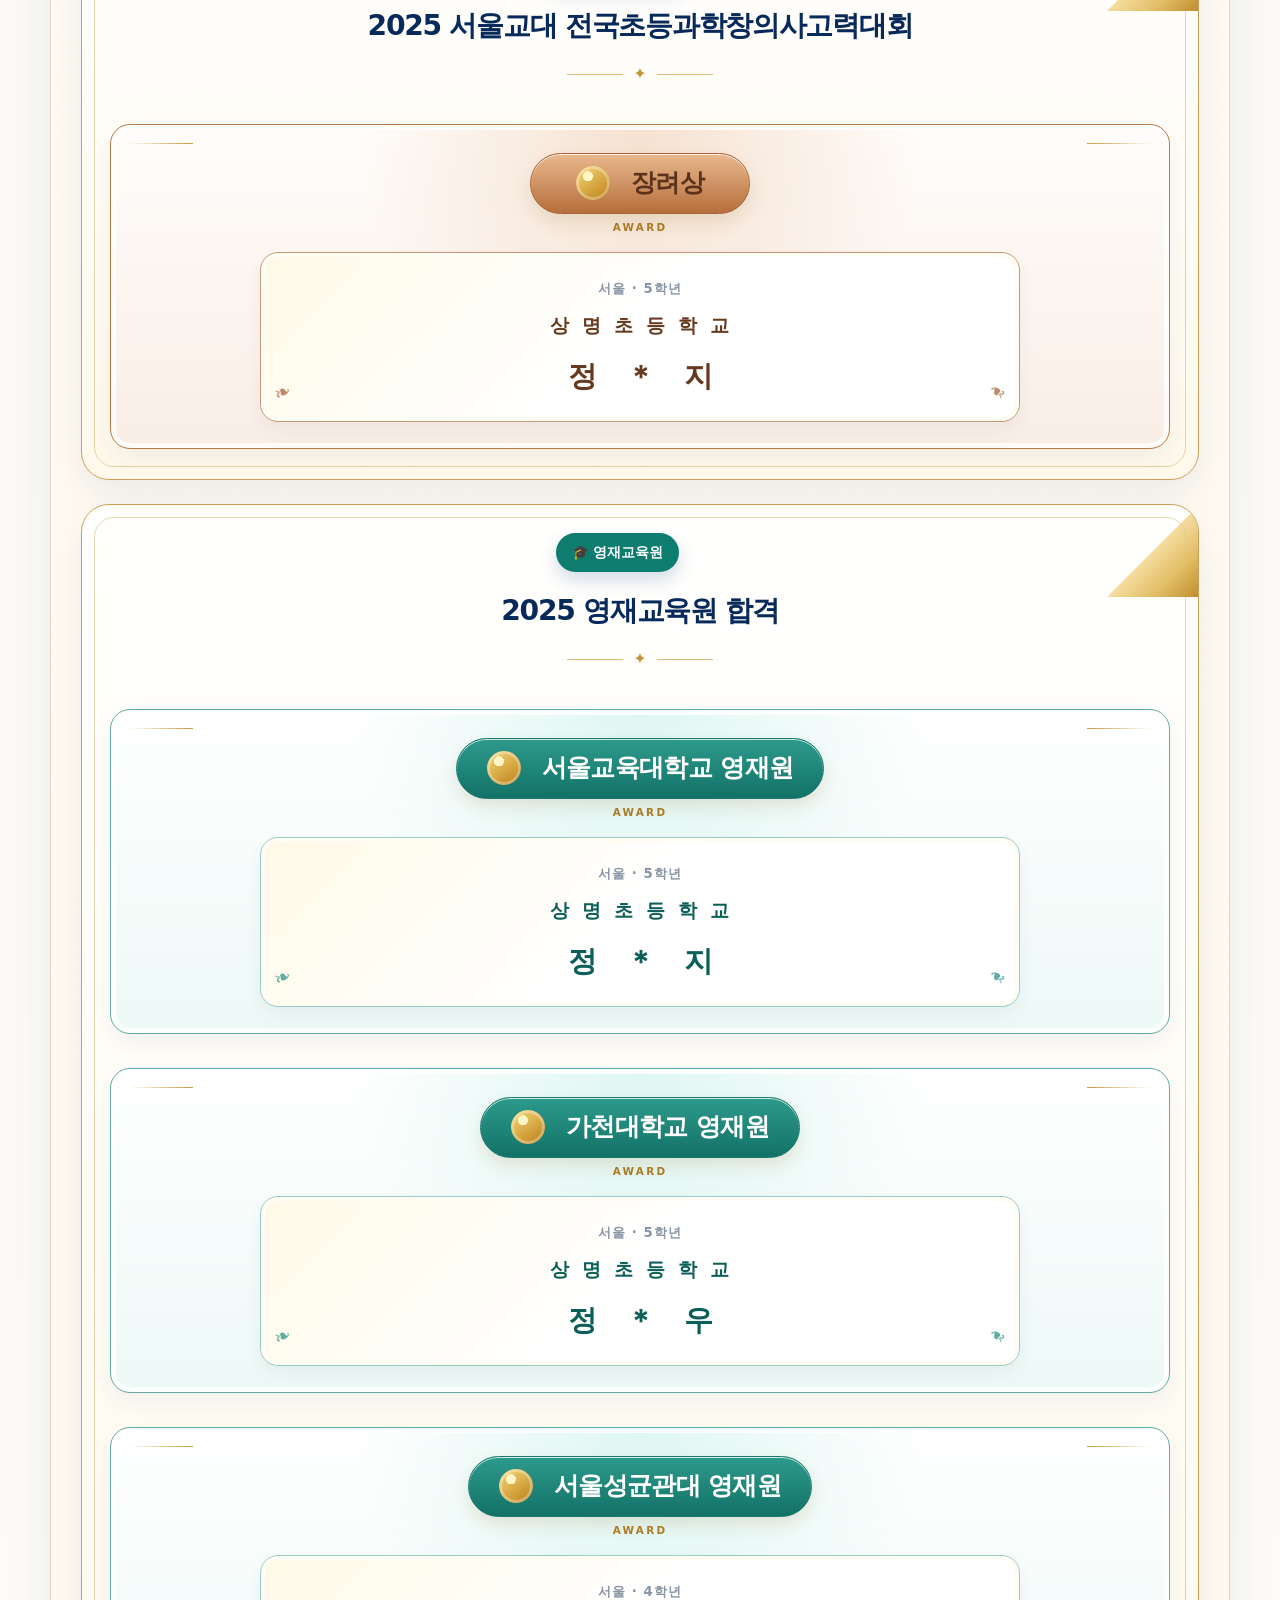
<file: academy/achievements.html>
<!doctype html><html lang="ko"><head>
<meta charset="utf-8"><meta name="viewport" content="width=device-width,initial-scale=1">
<meta name="description" content="라온창의과학 학생 성장 기록">
<title>학생 성장 기록 | 라온창의과학</title>
<link rel="icon" href="assets/favicon.svg">
<link rel="stylesheet" href="assets/style.css">
<script defer src="assets/script.js"></script>
</head><body>
<a class="skip" href="#main">본문 바로가기</a>
<header class="site-header">
  <div class="container header-inner">
    <a class="brand" href="index.html"><img src="assets/logo.svg" alt=""><span>라온창의과학</span></a>
    <nav class="desktop-nav" aria-label="주요 메뉴">
      <a class="" href="index.html">홈</a><a class="" href="science.html">초·중등과학</a><a class="" href="invention.html">발명대회</a><a class="" href="fair.html">과학전람회</a><a class="" href="gifted.html">영재교육원</a><a class="" href="school.html">내신과학</a>
      <a href="achievements.html">수상실적</a><a href="consulting.html" class="contact-link">상담문의</a>
    </nav>
    <button class="menu-btn" aria-label="전체 메뉴 열기" aria-expanded="false"><span></span><span></span><span></span></button>
  </div>
</header>
<div class="drawer-backdrop"></div>
<aside class="mobile-drawer" aria-label="모바일 전체 메뉴">
  <div class="drawer-head">
    <a class="drawer-brand" href="index.html"><img src="assets/logo.svg" alt=""><span>라온창의과학</span></a>
    <button class="close-btn" aria-label="메뉴 닫기">×</button>
  </div>
  <nav class="drawer-nav">
    <a href="index.html">홈</a>
    <div class="drawer-group-title">교육 과정</div>
    <a href="science.html">초·중등과학</a>
    <a href="invention.html">발명대회</a>
    <a href="fair.html">과학전람회</a>
    <a href="gifted.html">영재교육원</a>
    <a href="school.html">내신과학</a>
    <a href="admissions.html">입시과학</a>
    <a href="consulting.html">입시상담</a>
    <div class="drawer-group-title">학원 안내</div>
    <a href="about.html">교육 철학·학원 소개</a>
    <a href="achievements.html">수상·합격 실적</a>
  </nav>
</aside><main id="main">
<section class="honors-hero">
  <div class="container">
    <div class="honors-hero-card reveal">
      <div class="honors-hero-inner">
        <div class="honors-copy">
          <p class="section-kicker">AWARDS & ADMISSIONS</p>
          <h1>빛나는 아이들<br><em>수상·합격 실적</em></h1>
          <p>라온창의과학 학생들의 수상과 합격 기록을 연도별로 정리했습니다. 상장처럼 보이도록 구성해, 대회명과 상명, 학생 이름이 한눈에 잘 들어오게 만들었습니다.</p>
        </div>
        <div class="honors-symbol" aria-hidden="true">
          <div class="honors-medal">
            <div>
              <span class="crown">♛</span>
              <strong>RAON HONORS</strong>
              <small>2024—2026</small>
            </div>
          </div>
        </div>
      </div>
    </div>
    <div class="honors-summary">
      <div class="honors-summary-item"><span>💡</span><strong>발명대회</strong><small>교내·교육청·전국</small></div>
      <div class="honors-summary-item"><span>🧪</span><strong>과학전람회</strong><small>예선·본선</small></div>
      <div class="honors-summary-item"><span>🎓</span><strong>영재교육원</strong><small>교육청·대학부설</small></div>
      <div class="honors-summary-item"><span>🏆</span><strong>창의사고력대회</strong><small>전국대회 수상</small></div>
      <div class="honors-summary-item"><span>📅</span><strong>2024–2026</strong><small>전체 성과 기록</small></div>
    </div>
  </div>
</section>

<section class="honors-list-section">
  <div class="container">
    <div class="honors-list-panel">
      <div class="honors-intro reveal">
        <h2>수상·합격 실적 전체 목록</h2>
        <p>연도별로 모든 내용을 한 번에 볼 수 있게 정리했습니다. 학생 개인정보 보호를 위해 이름 일부는 가림 처리했습니다.</p>
      </div>
      
<section class="honors-year">
  <div class="honors-year-title"><span>2026</span></div>
  <div class="honors-records">
<article class="honors-record" data-kind="creative">
  <div class="honors-record-inner">
    <div class="honors-record-header">
      <span class="honors-category">🏆 창의사고력대회</span>
    </div>
    <h3>2026 서울교대 전국초등과학창의사고력대회</h3>
    <div class="honors-record-sep">✦</div>
    <div class="honors-groups">
      
<div class="honors-group rank-silver">
  <p class="honors-group-title">은상</p>
  <ul class="honors-people">
<li class="winner-item">
  <span class="winner-laurel" aria-hidden="true">❧</span>
  <span class="winner-meta">서울</span>
  <span class="winner-school" aria-label="상명초등학교">상 명 초 등 학 교</span>
  <strong class="winner-name" aria-label="백*우">백　＊　우</strong>
  <span class="winner-laurel winner-laurel-right" aria-hidden="true">❧</span>
</li></ul>
</div>
<div class="honors-group rank-bronze">
  <p class="honors-group-title">동상</p>
  <ul class="honors-people">
<li class="winner-item">
  <span class="winner-laurel" aria-hidden="true">❧</span>
  <span class="winner-meta">서울</span>
  <span class="winner-school" aria-label="상명초등학교">상 명 초 등 학 교</span>
  <strong class="winner-name" aria-label="정*지">정　＊　지</strong>
  <span class="winner-laurel winner-laurel-right" aria-hidden="true">❧</span>
</li></ul>
</div>
    </div>
  </div>
</article>
<article class="honors-record" data-kind="fair">
  <div class="honors-record-inner">
    <div class="honors-record-header">
      <span class="honors-category">🧪 과학전람회</span>
    </div>
    <h3>2026 전국학생과학전람회</h3>
    <div class="honors-record-sep">✦</div>
    <div class="honors-groups">
      
<div class="honors-group rank-silver">
  <p class="honors-group-title">서울교육청 본선 우수상</p>
  <ul class="honors-people">
<li class="winner-item">
  <span class="winner-laurel" aria-hidden="true">❧</span>
  <span class="winner-meta">서울</span>
  <span class="winner-school" aria-label="은곡중학교">은 곡 중 학 교</span>
  <strong class="winner-name" aria-label="김*서">김　＊　서</strong>
  <span class="winner-laurel winner-laurel-right" aria-hidden="true">❧</span>
</li></ul>
</div>
    </div>
  </div>
</article>
<article class="honors-record" data-kind="fair">
  <div class="honors-record-inner">
    <div class="honors-record-header">
      <span class="honors-category">🧪 과학전람회</span>
    </div>
    <h3>2026 전국학생과학전람회</h3>
    <div class="honors-record-sep">✦</div>
    <div class="honors-groups">
      
<div class="honors-group rank-bronze">
  <p class="honors-group-title">서울교육청 본선 장려상</p>
  <ul class="honors-people">
<li class="winner-item">
  <span class="winner-laurel" aria-hidden="true">❧</span>
  <span class="winner-meta">서울</span>
  <span class="winner-school" aria-label="상명초등학교">상 명 초 등 학 교</span>
  <strong class="winner-name" aria-label="정*지">정　＊　지</strong>
  <span class="winner-laurel winner-laurel-right" aria-hidden="true">❧</span>
</li></ul>
</div>
<div class="honors-group rank-gold">
  <p class="honors-group-title">서울과학전람회 예선 최우수상</p>
  <ul class="honors-people">
<li class="winner-item">
  <span class="winner-laurel" aria-hidden="true">❧</span>
  <span class="winner-meta">서울 · 1학년</span>
  <span class="winner-school" aria-label="은곡중학교">은 곡 중 학 교</span>
  <strong class="winner-name" aria-label="김*서">김　＊　서</strong>
  <span class="winner-laurel winner-laurel-right" aria-hidden="true">❧</span>
</li>
<li class="winner-item">
  <span class="winner-laurel" aria-hidden="true">❧</span>
  <span class="winner-meta">서울 · 5학년</span>
  <span class="winner-school" aria-label="상명초등학교">상 명 초 등 학 교</span>
  <strong class="winner-name" aria-label="정*지">정　＊　지</strong>
  <span class="winner-laurel winner-laurel-right" aria-hidden="true">❧</span>
</li></ul>
</div>
<div class="honors-group rank-silver">
  <p class="honors-group-title">서울과학전람회 예선 우수상</p>
  <ul class="honors-people">
<li class="winner-item">
  <span class="winner-laurel" aria-hidden="true">❧</span>
  <span class="winner-meta">서울 · 5학년</span>
  <span class="winner-school" aria-label="청계초등학교">청 계 초 등 학 교</span>
  <strong class="winner-name" aria-label="박*필">박　＊　필</strong>
  <span class="winner-laurel winner-laurel-right" aria-hidden="true">❧</span>
</li></ul>
</div>
    </div>
  </div>
</article>
<article class="honors-record" data-kind="invention">
  <div class="honors-record-inner">
    <div class="honors-record-header">
      <span class="honors-category">💡 발명대회</span>
    </div>
    <h3>2026 전국학생과학발명품대회</h3>
    <div class="honors-record-sep">✦</div>
    <div class="honors-groups">
      
<div class="honors-group rank-finalist">
  <p class="honors-group-title">전국대회 8월 진출자</p>
  <ul class="honors-people">
<li class="winner-item">
  <span class="winner-laurel" aria-hidden="true">❧</span>
  <span class="winner-meta">서울</span>
  <span class="winner-school" aria-label="청계초등학교">청 계 초 등 학 교</span>
  <strong class="winner-name" aria-label="박*필">박　＊　필</strong>
  <span class="winner-laurel winner-laurel-right" aria-hidden="true">❧</span>
</li>
<li class="winner-item">
  <span class="winner-laurel" aria-hidden="true">❧</span>
  <span class="winner-meta">서울</span>
  <span class="winner-school" aria-label="청원초등학교">청 원 초 등 학 교</span>
  <strong class="winner-name" aria-label="원*윤">원　＊　윤</strong>
  <span class="winner-laurel winner-laurel-right" aria-hidden="true">❧</span>
</li>
<li class="winner-item">
  <span class="winner-laurel" aria-hidden="true">❧</span>
  <span class="winner-meta">경남</span>
  <span class="winner-school" aria-label="충무공초등학교">충 무 공 초 등 학 교</span>
  <strong class="winner-name" aria-label="김*후">김　＊　후</strong>
  <span class="winner-laurel winner-laurel-right" aria-hidden="true">❧</span>
</li></ul>
</div>
    </div>
  </div>
</article>
<article class="honors-record" data-kind="invention">
  <div class="honors-record-inner">
    <div class="honors-record-header">
      <span class="honors-category">💡 발명대회</span>
    </div>
    <h3>2026 전국학생과학발명품대회</h3>
    <div class="honors-record-sep">✦</div>
    <div class="honors-groups">
      
<div class="honors-group rank-gold">
  <p class="honors-group-title">서울교육청 금상</p>
  <ul class="honors-people">
<li class="winner-item">
  <span class="winner-laurel" aria-hidden="true">❧</span>
  <span class="winner-meta">서울</span>
  <span class="winner-school" aria-label="청계초등학교">청 계 초 등 학 교</span>
  <strong class="winner-name" aria-label="박*필">박　＊　필</strong>
  <span class="winner-laurel winner-laurel-right" aria-hidden="true">❧</span>
</li>
<li class="winner-item">
  <span class="winner-laurel" aria-hidden="true">❧</span>
  <span class="winner-meta">서울</span>
  <span class="winner-school" aria-label="청원초등학교">청 원 초 등 학 교</span>
  <strong class="winner-name" aria-label="원*윤">원　＊　윤</strong>
  <span class="winner-laurel winner-laurel-right" aria-hidden="true">❧</span>
</li></ul>
</div>
<div class="honors-group rank-gold">
  <p class="honors-group-title">경남교육청 금상</p>
  <ul class="honors-people">
<li class="winner-item">
  <span class="winner-laurel" aria-hidden="true">❧</span>
  <span class="winner-meta">경남</span>
  <span class="winner-school" aria-label="충무공초등학교">충 무 공 초 등 학 교</span>
  <strong class="winner-name" aria-label="김*후">김　＊　후</strong>
  <span class="winner-laurel winner-laurel-right" aria-hidden="true">❧</span>
</li></ul>
</div>
<div class="honors-group rank-silver">
  <p class="honors-group-title">서울교육청 은상</p>
  <ul class="honors-people">
<li class="winner-item">
  <span class="winner-laurel" aria-hidden="true">❧</span>
  <span class="winner-meta">서울</span>
  <span class="winner-school" aria-label="노원초등학교">노 원 초 등 학 교</span>
  <strong class="winner-name" aria-label="김*지">김　＊　지</strong>
  <span class="winner-laurel winner-laurel-right" aria-hidden="true">❧</span>
</li></ul>
</div>
    </div>
  </div>
</article>
<article class="honors-record" data-kind="invention">
  <div class="honors-record-inner">
    <div class="honors-record-header">
      <span class="honors-category">💡 발명대회</span>
    </div>
    <h3>2026 전국학생과학발명품대회</h3>
    <div class="honors-record-sep">✦</div>
    <div class="honors-groups">
      
<div class="honors-group rank-gold">
  <p class="honors-group-title">북부교육청 금상</p>
  <ul class="honors-people">
<li class="winner-item">
  <span class="winner-laurel" aria-hidden="true">❧</span>
  <span class="winner-meta">서울</span>
  <span class="winner-school" aria-label="노원초등학교">노 원 초 등 학 교</span>
  <strong class="winner-name" aria-label="김*지">김　＊　지</strong>
  <span class="winner-laurel winner-laurel-right" aria-hidden="true">❧</span>
</li>
<li class="winner-item">
  <span class="winner-laurel" aria-hidden="true">❧</span>
  <span class="winner-meta">서울</span>
  <span class="winner-school" aria-label="청계초등학교">청 계 초 등 학 교</span>
  <strong class="winner-name" aria-label="박*필">박　＊　필</strong>
  <span class="winner-laurel winner-laurel-right" aria-hidden="true">❧</span>
</li>
<li class="winner-item">
  <span class="winner-laurel" aria-hidden="true">❧</span>
  <span class="winner-meta">서울</span>
  <span class="winner-school" aria-label="청원초등학교">청 원 초 등 학 교</span>
  <strong class="winner-name" aria-label="원*윤">원　＊　윤</strong>
  <span class="winner-laurel winner-laurel-right" aria-hidden="true">❧</span>
</li></ul>
</div>
<div class="honors-group rank-silver">
  <p class="honors-group-title">북부교육청 은상</p>
  <ul class="honors-people">
<li class="winner-item">
  <span class="winner-laurel" aria-hidden="true">❧</span>
  <span class="winner-meta">서울</span>
  <span class="winner-school" aria-label="상명초등학교">상 명 초 등 학 교</span>
  <strong class="winner-name" aria-label="송*림">송　＊　림</strong>
  <span class="winner-laurel winner-laurel-right" aria-hidden="true">❧</span>
</li>
<li class="winner-item">
  <span class="winner-laurel" aria-hidden="true">❧</span>
  <span class="winner-meta">서울</span>
  <span class="winner-school" aria-label="동일초등학교">동 일 초 등 학 교</span>
  <strong class="winner-name" aria-label="이*우">이　＊　우</strong>
  <span class="winner-laurel winner-laurel-right" aria-hidden="true">❧</span>
</li>
<li class="winner-item">
  <span class="winner-laurel" aria-hidden="true">❧</span>
  <span class="winner-meta">서울</span>
  <span class="winner-school" aria-label="동일초등학교">동 일 초 등 학 교</span>
  <strong class="winner-name" aria-label="김*유">김　＊　유</strong>
  <span class="winner-laurel winner-laurel-right" aria-hidden="true">❧</span>
</li></ul>
</div>
<div class="honors-group rank-bronze">
  <p class="honors-group-title">북부교육청 동상</p>
  <ul class="honors-people">
<li class="winner-item">
  <span class="winner-laurel" aria-hidden="true">❧</span>
  <span class="winner-meta">서울</span>
  <span class="winner-school" aria-label="상명초등학교">상 명 초 등 학 교</span>
  <strong class="winner-name" aria-label="박*윤">박　＊　윤</strong>
  <span class="winner-laurel winner-laurel-right" aria-hidden="true">❧</span>
</li></ul>
</div>
    </div>
  </div>
</article>
<article class="honors-record" data-kind="school">
  <div class="honors-record-inner">
    <div class="honors-record-header">
      <span class="honors-category">📋 교내 선발·수상</span>
    </div>
    <h3>2026 전국학생과학발명품대회 교내 수상</h3>
    <div class="honors-record-sep">✦</div>
    <div class="honors-groups">
      
<div class="honors-group rank-school">
  <p class="honors-group-title">교내 수상</p>
  <ul class="honors-people">
<li class="winner-item">
  <span class="winner-laurel" aria-hidden="true">❧</span>
  <span class="winner-meta">서울</span>
  <span class="winner-school" aria-label="노원초등학교">노 원 초 등 학 교</span>
  <strong class="winner-name" aria-label="김*지">김　＊　지</strong>
  <span class="winner-laurel winner-laurel-right" aria-hidden="true">❧</span>
</li>
<li class="winner-item">
  <span class="winner-laurel" aria-hidden="true">❧</span>
  <span class="winner-meta">서울</span>
  <span class="winner-school" aria-label="청계초등학교">청 계 초 등 학 교</span>
  <strong class="winner-name" aria-label="박*필">박　＊　필</strong>
  <span class="winner-laurel winner-laurel-right" aria-hidden="true">❧</span>
</li>
<li class="winner-item">
  <span class="winner-laurel" aria-hidden="true">❧</span>
  <span class="winner-meta">서울</span>
  <span class="winner-school" aria-label="청원초등학교">청 원 초 등 학 교</span>
  <strong class="winner-name" aria-label="원*윤">원　＊　윤</strong>
  <span class="winner-laurel winner-laurel-right" aria-hidden="true">❧</span>
</li>
<li class="winner-item">
  <span class="winner-laurel" aria-hidden="true">❧</span>
  <span class="winner-meta">서울</span>
  <span class="winner-school" aria-label="청원초등학교">청 원 초 등 학 교</span>
  <strong class="winner-name" aria-label="원*라">원　＊　라</strong>
  <span class="winner-laurel winner-laurel-right" aria-hidden="true">❧</span>
</li>
<li class="winner-item">
  <span class="winner-laurel" aria-hidden="true">❧</span>
  <span class="winner-meta">서울</span>
  <span class="winner-school" aria-label="상명초등학교">상 명 초 등 학 교</span>
  <strong class="winner-name" aria-label="송*림">송　＊　림</strong>
  <span class="winner-laurel winner-laurel-right" aria-hidden="true">❧</span>
</li>
<li class="winner-item">
  <span class="winner-laurel" aria-hidden="true">❧</span>
  <span class="winner-meta">서울</span>
  <span class="winner-school" aria-label="상명초등학교">상 명 초 등 학 교</span>
  <strong class="winner-name" aria-label="박*윤">박　＊　윤</strong>
  <span class="winner-laurel winner-laurel-right" aria-hidden="true">❧</span>
</li>
<li class="winner-item">
  <span class="winner-laurel" aria-hidden="true">❧</span>
  <span class="winner-meta">서울</span>
  <span class="winner-school" aria-label="동일초등학교">동 일 초 등 학 교</span>
  <strong class="winner-name" aria-label="이*우">이　＊　우</strong>
  <span class="winner-laurel winner-laurel-right" aria-hidden="true">❧</span>
</li>
<li class="winner-item">
  <span class="winner-laurel" aria-hidden="true">❧</span>
  <span class="winner-meta">서울</span>
  <span class="winner-school" aria-label="동일초등학교">동 일 초 등 학 교</span>
  <strong class="winner-name" aria-label="김*유">김　＊　유</strong>
  <span class="winner-laurel winner-laurel-right" aria-hidden="true">❧</span>
</li></ul>
</div>
    </div>
  </div>
</article>
<article class="honors-record" data-kind="gifted">
  <div class="honors-record-inner">
    <div class="honors-record-header">
      <span class="honors-category">🎓 영재교육원</span>
    </div>
    <h3>2026년도 영재교육원·영재학급 합격</h3>
    <div class="honors-record-sep">✦</div>
    <div class="honors-groups">
      
<div class="honors-group rank-admission">
  <p class="honors-group-title">서울북부교육청 영재원</p>
  <ul class="honors-people">
<li class="winner-item">
  <span class="winner-laurel" aria-hidden="true">❧</span>
  <span class="winner-meta">서울 · 6학년</span>
  <span class="winner-school" aria-label="상명초등학교">상 명 초 등 학 교</span>
  <strong class="winner-name" aria-label="정*우">정　＊　우</strong>
  <span class="winner-laurel winner-laurel-right" aria-hidden="true">❧</span>
</li></ul>
</div>
<div class="honors-group rank-admission">
  <p class="honors-group-title">서울성균관대 영재원</p>
  <ul class="honors-people">
<li class="winner-item">
  <span class="winner-laurel" aria-hidden="true">❧</span>
  <span class="winner-meta">서울 · 4학년</span>
  <span class="winner-school" aria-label="청원초등학교">청 원 초 등 학 교</span>
  <strong class="winner-name" aria-label="원*윤">원　＊　윤</strong>
  <span class="winner-laurel winner-laurel-right" aria-hidden="true">❧</span>
</li></ul>
</div>
<div class="honors-group rank-admission">
  <p class="honors-group-title">서울교육대학교 사사 영재원</p>
  <ul class="honors-people">
<li class="winner-item">
  <span class="winner-laurel" aria-hidden="true">❧</span>
  <span class="winner-meta">서울 · 6학년</span>
  <span class="winner-school" aria-label="상명초등학교">상 명 초 등 학 교</span>
  <strong class="winner-name" aria-label="정*지">정　＊　지</strong>
  <span class="winner-laurel winner-laurel-right" aria-hidden="true">❧</span>
</li></ul>
</div>
<div class="honors-group rank-admission">
  <p class="honors-group-title">서울상명초 영재학급</p>
  <ul class="honors-people">
<li class="winner-item">
  <span class="winner-laurel" aria-hidden="true">❧</span>
  <span class="winner-meta">서울 · 6학년</span>
  <span class="winner-school" aria-label="상명초등학교">상 명 초 등 학 교</span>
  <strong class="winner-name" aria-label="정*지">정　＊　지</strong>
  <span class="winner-laurel winner-laurel-right" aria-hidden="true">❧</span>
</li>
<li class="winner-item">
  <span class="winner-laurel" aria-hidden="true">❧</span>
  <span class="winner-meta">서울 · 6학년</span>
  <span class="winner-school" aria-label="상명초등학교">상 명 초 등 학 교</span>
  <strong class="winner-name" aria-label="정*우">정　＊　우</strong>
  <span class="winner-laurel winner-laurel-right" aria-hidden="true">❧</span>
</li>
<li class="winner-item">
  <span class="winner-laurel" aria-hidden="true">❧</span>
  <span class="winner-meta">서울 · 5학년</span>
  <span class="winner-school" aria-label="상명초등학교">상 명 초 등 학 교</span>
  <strong class="winner-name" aria-label="송*림">송　＊　림</strong>
  <span class="winner-laurel winner-laurel-right" aria-hidden="true">❧</span>
</li></ul>
</div>
<div class="honors-group rank-admission">
  <p class="honors-group-title">서울청원초 코딩 AI</p>
  <ul class="honors-people">
<li class="winner-item">
  <span class="winner-laurel" aria-hidden="true">❧</span>
  <span class="winner-meta">서울 · 5학년</span>
  <span class="winner-school" aria-label="청원초등학교">청 원 초 등 학 교</span>
  <strong class="winner-name" aria-label="이*민">이　＊　민</strong>
  <span class="winner-laurel winner-laurel-right" aria-hidden="true">❧</span>
</li>
<li class="winner-item">
  <span class="winner-laurel" aria-hidden="true">❧</span>
  <span class="winner-meta">서울 · 5학년</span>
  <span class="winner-school" aria-label="청원초등학교">청 원 초 등 학 교</span>
  <strong class="winner-name" aria-label="한*원">한　＊　원</strong>
  <span class="winner-laurel winner-laurel-right" aria-hidden="true">❧</span>
</li></ul>
</div>
    </div>
  </div>
</article></div>
</section>
<section class="honors-year">
  <div class="honors-year-title"><span>2025</span></div>
  <div class="honors-records">
<article class="honors-record" data-kind="fair">
  <div class="honors-record-inner">
    <div class="honors-record-header">
      <span class="honors-category">🧪 과학전람회</span>
    </div>
    <h3>2025 전국학생과학전람회</h3>
    <div class="honors-record-sep">✦</div>
    <div class="honors-groups">
      
<div class="honors-group rank-gold">
  <p class="honors-group-title">서울과학전람회 예선 최우수상</p>
  <ul class="honors-people">
<li class="winner-item">
  <span class="winner-laurel" aria-hidden="true">❧</span>
  <span class="winner-meta">서울 · 1학년</span>
  <span class="winner-school" aria-label="은곡중학교">은 곡 중 학 교</span>
  <strong class="winner-name" aria-label="김*서">김　＊　서</strong>
  <span class="winner-laurel winner-laurel-right" aria-hidden="true">❧</span>
</li>
<li class="winner-item">
  <span class="winner-laurel" aria-hidden="true">❧</span>
  <span class="winner-meta">서울 · 5학년</span>
  <span class="winner-school" aria-label="상명초등학교">상 명 초 등 학 교</span>
  <strong class="winner-name" aria-label="정*지">정　＊　지</strong>
  <span class="winner-laurel winner-laurel-right" aria-hidden="true">❧</span>
</li></ul>
</div>
<div class="honors-group rank-silver">
  <p class="honors-group-title">서울과학전람회 예선 우수상</p>
  <ul class="honors-people">
<li class="winner-item">
  <span class="winner-laurel" aria-hidden="true">❧</span>
  <span class="winner-meta">서울 · 5학년</span>
  <span class="winner-school" aria-label="청계초등학교">청 계 초 등 학 교</span>
  <strong class="winner-name" aria-label="박*필">박　＊　필</strong>
  <span class="winner-laurel winner-laurel-right" aria-hidden="true">❧</span>
</li></ul>
</div>
    </div>
  </div>
</article>
<article class="honors-record" data-kind="invention">
  <div class="honors-record-inner">
    <div class="honors-record-header">
      <span class="honors-category">💡 발명대회</span>
    </div>
    <h3>2025 전국학생과학발명대회</h3>
    <div class="honors-record-sep">✦</div>
    <div class="honors-groups">
      
<div class="honors-group rank-bronze">
  <p class="honors-group-title">전국대회 장려상</p>
  <ul class="honors-people">
<li class="winner-item">
  <span class="winner-laurel" aria-hidden="true">❧</span>
  <span class="winner-meta">서울 · 5학년</span>
  <span class="winner-school" aria-label="상곡초등학교">상 곡 초 등 학 교</span>
  <strong class="winner-name" aria-label="김*채">김　＊　채</strong>
  <span class="winner-laurel winner-laurel-right" aria-hidden="true">❧</span>
</li></ul>
</div>
<div class="honors-group rank-gold">
  <p class="honors-group-title">서울교육청 초등부 특상</p>
  <ul class="honors-people">
<li class="winner-item">
  <span class="winner-laurel" aria-hidden="true">❧</span>
  <span class="winner-meta">서울 · 5학년</span>
  <span class="winner-school" aria-label="상곡초등학교">상 곡 초 등 학 교</span>
  <strong class="winner-name" aria-label="김*채">김　＊　채</strong>
  <span class="winner-laurel winner-laurel-right" aria-hidden="true">❧</span>
</li></ul>
</div>
<div class="honors-group rank-silver">
  <p class="honors-group-title">서울교육청 초등부 우수상</p>
  <ul class="honors-people">
<li class="winner-item">
  <span class="winner-laurel" aria-hidden="true">❧</span>
  <span class="winner-meta">서울 · 5학년</span>
  <span class="winner-school" aria-label="상명초등학교">상 명 초 등 학 교</span>
  <strong class="winner-name" aria-label="정*지">정　＊　지</strong>
  <span class="winner-laurel winner-laurel-right" aria-hidden="true">❧</span>
</li></ul>
</div>
    </div>
  </div>
</article>
<article class="honors-record" data-kind="invention">
  <div class="honors-record-inner">
    <div class="honors-record-header">
      <span class="honors-category">💡 발명대회</span>
    </div>
    <h3>2025 전국학생과학발명대회</h3>
    <div class="honors-record-sep">✦</div>
    <div class="honors-groups">
      
<div class="honors-group rank-gold">
  <p class="honors-group-title">북부교육청 초등부 금상</p>
  <ul class="honors-people">
<li class="winner-item">
  <span class="winner-laurel" aria-hidden="true">❧</span>
  <span class="winner-meta">서울 · 5학년</span>
  <span class="winner-school" aria-label="상명초등학교">상 명 초 등 학 교</span>
  <strong class="winner-name" aria-label="정*지">정　＊　지</strong>
  <span class="winner-laurel winner-laurel-right" aria-hidden="true">❧</span>
</li>
<li class="winner-item">
  <span class="winner-laurel" aria-hidden="true">❧</span>
  <span class="winner-meta">서울 · 5학년</span>
  <span class="winner-school" aria-label="상곡초등학교">상 곡 초 등 학 교</span>
  <strong class="winner-name" aria-label="김*채">김　＊　채</strong>
  <span class="winner-laurel winner-laurel-right" aria-hidden="true">❧</span>
</li></ul>
</div>
<div class="honors-group rank-silver">
  <p class="honors-group-title">북부교육청 중등부 은상</p>
  <ul class="honors-people">
<li class="winner-item">
  <span class="winner-laurel" aria-hidden="true">❧</span>
  <span class="winner-meta">서울 · 1학년</span>
  <span class="winner-school" aria-label="은곡중학교">은 곡 중 학 교</span>
  <strong class="winner-name" aria-label="김*서">김　＊　서</strong>
  <span class="winner-laurel winner-laurel-right" aria-hidden="true">❧</span>
</li></ul>
</div>
<div class="honors-group rank-silver">
  <p class="honors-group-title">북부교육청 초등부 은상</p>
  <ul class="honors-people">
<li class="winner-item">
  <span class="winner-laurel" aria-hidden="true">❧</span>
  <span class="winner-meta">서울 · 5학년</span>
  <span class="winner-school" aria-label="상명초등학교">상 명 초 등 학 교</span>
  <strong class="winner-name" aria-label="정*우">정　＊　우</strong>
  <span class="winner-laurel winner-laurel-right" aria-hidden="true">❧</span>
</li>
<li class="winner-item">
  <span class="winner-laurel" aria-hidden="true">❧</span>
  <span class="winner-meta">서울 · 6학년</span>
  <span class="winner-school" aria-label="동일초등학교">동 일 초 등 학 교</span>
  <strong class="winner-name" aria-label="강*환">강　＊　환</strong>
  <span class="winner-laurel winner-laurel-right" aria-hidden="true">❧</span>
</li>
<li class="winner-item">
  <span class="winner-laurel" aria-hidden="true">❧</span>
  <span class="winner-meta">서울 · 6학년</span>
  <span class="winner-school" aria-label="상곡초등학교">상 곡 초 등 학 교</span>
  <strong class="winner-name" aria-label="곽*희">곽　＊　희</strong>
  <span class="winner-laurel winner-laurel-right" aria-hidden="true">❧</span>
</li></ul>
</div>
    </div>
  </div>
</article>
<article class="honors-record" data-kind="school">
  <div class="honors-record-inner">
    <div class="honors-record-header">
      <span class="honors-category">📋 교내 선발·수상</span>
    </div>
    <h3>2025 전국학생과학발명대회 교내 수상</h3>
    <div class="honors-record-sep">✦</div>
    <div class="honors-groups">
      
<div class="honors-group rank-school">
  <p class="honors-group-title">교내 수상</p>
  <ul class="honors-people">
<li class="winner-item">
  <span class="winner-laurel" aria-hidden="true">❧</span>
  <span class="winner-meta">서울 · 5학년</span>
  <span class="winner-school" aria-label="상명초등학교">상 명 초 등 학 교</span>
  <strong class="winner-name" aria-label="정*지">정　＊　지</strong>
  <span class="winner-laurel winner-laurel-right" aria-hidden="true">❧</span>
</li>
<li class="winner-item">
  <span class="winner-laurel" aria-hidden="true">❧</span>
  <span class="winner-meta">서울 · 5학년</span>
  <span class="winner-school" aria-label="상명초등학교">상 명 초 등 학 교</span>
  <strong class="winner-name" aria-label="정*우">정　＊　우</strong>
  <span class="winner-laurel winner-laurel-right" aria-hidden="true">❧</span>
</li>
<li class="winner-item">
  <span class="winner-laurel" aria-hidden="true">❧</span>
  <span class="winner-meta">서울 · 3학년</span>
  <span class="winner-school" aria-label="청원초등학교">청 원 초 등 학 교</span>
  <strong class="winner-name" aria-label="원*윤">원　＊　윤</strong>
  <span class="winner-laurel winner-laurel-right" aria-hidden="true">❧</span>
</li>
<li class="winner-item">
  <span class="winner-laurel" aria-hidden="true">❧</span>
  <span class="winner-meta">서울 · 6학년</span>
  <span class="winner-school" aria-label="동일초등학교">동 일 초 등 학 교</span>
  <strong class="winner-name" aria-label="강*환">강　＊　환</strong>
  <span class="winner-laurel winner-laurel-right" aria-hidden="true">❧</span>
</li>
<li class="winner-item">
  <span class="winner-laurel" aria-hidden="true">❧</span>
  <span class="winner-meta">서울 · 6학년</span>
  <span class="winner-school" aria-label="상곡초등학교">상 곡 초 등 학 교</span>
  <strong class="winner-name" aria-label="곽*희">곽　＊　희</strong>
  <span class="winner-laurel winner-laurel-right" aria-hidden="true">❧</span>
</li>
<li class="winner-item">
  <span class="winner-laurel" aria-hidden="true">❧</span>
  <span class="winner-meta">서울 · 5학년</span>
  <span class="winner-school" aria-label="상곡초등학교">상 곡 초 등 학 교</span>
  <strong class="winner-name" aria-label="김*채">김　＊　채</strong>
  <span class="winner-laurel winner-laurel-right" aria-hidden="true">❧</span>
</li>
<li class="winner-item">
  <span class="winner-laurel" aria-hidden="true">❧</span>
  <span class="winner-meta">서울 · 1학년</span>
  <span class="winner-school" aria-label="은곡중학교">은 곡 중 학 교</span>
  <strong class="winner-name" aria-label="김*서">김　＊　서</strong>
  <span class="winner-laurel winner-laurel-right" aria-hidden="true">❧</span>
</li></ul>
</div>
    </div>
  </div>
</article>
<article class="honors-record" data-kind="creative">
  <div class="honors-record-inner">
    <div class="honors-record-header">
      <span class="honors-category">🏆 창의사고력대회</span>
    </div>
    <h3>2025 서울교대 전국초등과학창의사고력대회</h3>
    <div class="honors-record-sep">✦</div>
    <div class="honors-groups">
      
<div class="honors-group rank-bronze">
  <p class="honors-group-title">장려상</p>
  <ul class="honors-people">
<li class="winner-item">
  <span class="winner-laurel" aria-hidden="true">❧</span>
  <span class="winner-meta">서울 · 5학년</span>
  <span class="winner-school" aria-label="상명초등학교">상 명 초 등 학 교</span>
  <strong class="winner-name" aria-label="정*지">정　＊　지</strong>
  <span class="winner-laurel winner-laurel-right" aria-hidden="true">❧</span>
</li></ul>
</div>
    </div>
  </div>
</article>
<article class="honors-record" data-kind="gifted">
  <div class="honors-record-inner">
    <div class="honors-record-header">
      <span class="honors-category">🎓 영재교육원</span>
    </div>
    <h3>2025 영재교육원 합격</h3>
    <div class="honors-record-sep">✦</div>
    <div class="honors-groups">
      
<div class="honors-group rank-admission">
  <p class="honors-group-title">서울교육대학교 영재원</p>
  <ul class="honors-people">
<li class="winner-item">
  <span class="winner-laurel" aria-hidden="true">❧</span>
  <span class="winner-meta">서울 · 5학년</span>
  <span class="winner-school" aria-label="상명초등학교">상 명 초 등 학 교</span>
  <strong class="winner-name" aria-label="정*지">정　＊　지</strong>
  <span class="winner-laurel winner-laurel-right" aria-hidden="true">❧</span>
</li></ul>
</div>
<div class="honors-group rank-admission">
  <p class="honors-group-title">가천대학교 영재원</p>
  <ul class="honors-people">
<li class="winner-item">
  <span class="winner-laurel" aria-hidden="true">❧</span>
  <span class="winner-meta">서울 · 5학년</span>
  <span class="winner-school" aria-label="상명초등학교">상 명 초 등 학 교</span>
  <strong class="winner-name" aria-label="정*우">정　＊　우</strong>
  <span class="winner-laurel winner-laurel-right" aria-hidden="true">❧</span>
</li></ul>
</div>
<div class="honors-group rank-admission">
  <p class="honors-group-title">서울성균관대 영재원</p>
  <ul class="honors-people">
<li class="winner-item">
  <span class="winner-laurel" aria-hidden="true">❧</span>
  <span class="winner-meta">서울 · 4학년</span>
  <span class="winner-school" aria-label="상명초등학교">상 명 초 등 학 교</span>
  <strong class="winner-name" aria-label="정*우">정　＊　우</strong>
  <span class="winner-laurel winner-laurel-right" aria-hidden="true">❧</span>
</li></ul>
</div>
<div class="honors-group rank-admission">
  <p class="honors-group-title">서울교육청 영재원</p>
  <ul class="honors-people">
<li class="winner-item">
  <span class="winner-laurel" aria-hidden="true">❧</span>
  <span class="winner-meta">서울 · 6학년</span>
  <span class="winner-school" aria-label="상일초등학교">상 일 초 등 학 교</span>
  <strong class="winner-name" aria-label="김*서">김　＊　서</strong>
  <span class="winner-laurel winner-laurel-right" aria-hidden="true">❧</span>
</li></ul>
</div>
    </div>
  </div>
</article></div>
</section>
<section class="honors-year">
  <div class="honors-year-title"><span>2024</span></div>
  <div class="honors-records">
<article class="honors-record" data-kind="invention">
  <div class="honors-record-inner">
    <div class="honors-record-header">
      <span class="honors-category">💡 발명대회</span>
    </div>
    <h3>2024 전국학생과학발명대회</h3>
    <div class="honors-record-sep">✦</div>
    <div class="honors-groups">
      
<div class="honors-group rank-silver">
  <p class="honors-group-title">북부교육청 초등부 은상</p>
  <ul class="honors-people">
<li class="winner-item">
  <span class="winner-laurel" aria-hidden="true">❧</span>
  <span class="winner-meta">서울 · 4학년</span>
  <span class="winner-school" aria-label="상명초등학교">상 명 초 등 학 교</span>
  <strong class="winner-name" aria-label="정*우">정　＊　우</strong>
  <span class="winner-laurel winner-laurel-right" aria-hidden="true">❧</span>
</li></ul>
</div>
<div class="honors-group rank-school">
  <p class="honors-group-title">교내 수상</p>
  <ul class="honors-people">
<li class="winner-item">
  <span class="winner-laurel" aria-hidden="true">❧</span>
  <span class="winner-meta">서울 · 4학년</span>
  <span class="winner-school" aria-label="상명초등학교">상 명 초 등 학 교</span>
  <strong class="winner-name" aria-label="정*우">정　＊　우</strong>
  <span class="winner-laurel winner-laurel-right" aria-hidden="true">❧</span>
</li></ul>
</div>
    </div>
  </div>
</article></div>
</section>
      <p class="honors-privacy">교내 수상, 교육청 수상, 전국대회 진출과 영재교육원 합격을 구분하여 정리했습니다. 공개 페이지 특성상 학생 이름은 일부 가림 처리했습니다.</p>
    </div>
  </div>
</section>
</main>
<section class="cta-strip" style="margin:0">
  <div class="container cta-inner">
    <div class="cta-copy">
      <h2>과학이 재미있어지는 곳,<br><span>라온창의과학</span>에서 시작하세요!</h2>
      <p>전화 010-7918-9444 · 서울특별시 노원구 동일로 1530 다모아빌딩 302호</p>
    </div>
    <a class="btn btn-orange" href="consulting.html">상담 문의하기</a>
  </div>
</section>

<section class="location-section" id="location">
  <div class="container">
    <div class="location-card reveal">
      <div class="location-info">
        <p class="section-kicker">LOCATION</p>
        <h2>라온창의과학<br>오시는 길</h2>
        <div class="contact-list">
          <div class="contact-row">
            <div class="contact-icon">📍</div>
            <div><strong>주소</strong><span>서울특별시 노원구 동일로 1530 다모아빌딩 302호</span></div>
          </div>
          <div class="contact-row">
            <div class="contact-icon">🚇</div>
            <div><strong>교통 안내</strong><span>지하철 7호선 마들역 3번 출구 바로 앞</span></div>
          </div>
          <div class="contact-row">
            <div class="contact-icon">☎</div>
            <div><strong>전화 상담</strong><a href="tel:01079189444">010-7918-9444</a></div>
          </div>
        </div>
        <div class="location-actions">
          <a class="btn btn-naver" href="https://map.naver.com/p/search/%EC%84%9C%EC%9A%B8%ED%8A%B9%EB%B3%84%EC%8B%9C%20%EB%85%B8%EC%9B%90%EA%B5%AC%20%EB%8F%99%EC%9D%BC%EB%A1%9C%201530%20%EB%8B%A4%EB%AA%A8%EC%95%84%EB%B9%8C%EB%94%A9%20302%ED%98%B8" target="_blank" rel="noopener noreferrer">네이버 지도에서 보기</a>
          <a class="btn btn-primary" href="tel:01079189444">전화 상담하기</a>
        </div>
      </div>
      <div class="map-wrap">
        <iframe
          title="라온창의과학 위치 지도"
          src="https://www.openstreetmap.org/export/embed.html?bbox=127.05480999999999%2C37.662839999999996%2C127.06121%2C37.66724&layer=mapnik&marker=37.66504%2C127.05801"
          loading="lazy"
          referrerpolicy="no-referrer-when-downgrade">
        </iframe>
        <span class="map-badge">지도에서 위치 확인</span>
      </div>
    </div>
  </div>
</section>

<footer class="footer">
  <div class="container footer-grid">
    <div>
      <div class="footer-brand"><img src="assets/logo.svg" alt=""><span>라온창의과학</span></div>
      <p>초3부터 중3까지, 개념·탐구·대회·입시를 연결하는 과학 교육</p>
      <p>© <span data-year></span> Raon Creative Science.</p>
    </div>
    <div class="policy"><p>전화: <a class="contact-link-text" href="tel:01079189444">010-7918-9444</a></p><p>주소: 서울특별시 노원구 동일로 1530 다모아빌딩 302호</p></div>
    <div class="socials"><div class="social blog">B</div><div class="social insta">◎</div><div class="social youtube">▶</div></div>
  </div>
</footer>
<nav class="mobile-bottom" aria-label="모바일 빠른 메뉴">
  <a href="index.html"><span>⌂</span><span>홈</span></a>
  <a href="index.html#programs"><span>▦</span><span>교육과정</span></a>
  <a href="tel:01079189444"><span>☏</span><span>전화하기</span></a>
  <a href="about.html"><span>◎</span><span>학원소개</span></a>
</nav></body></html>
</file>
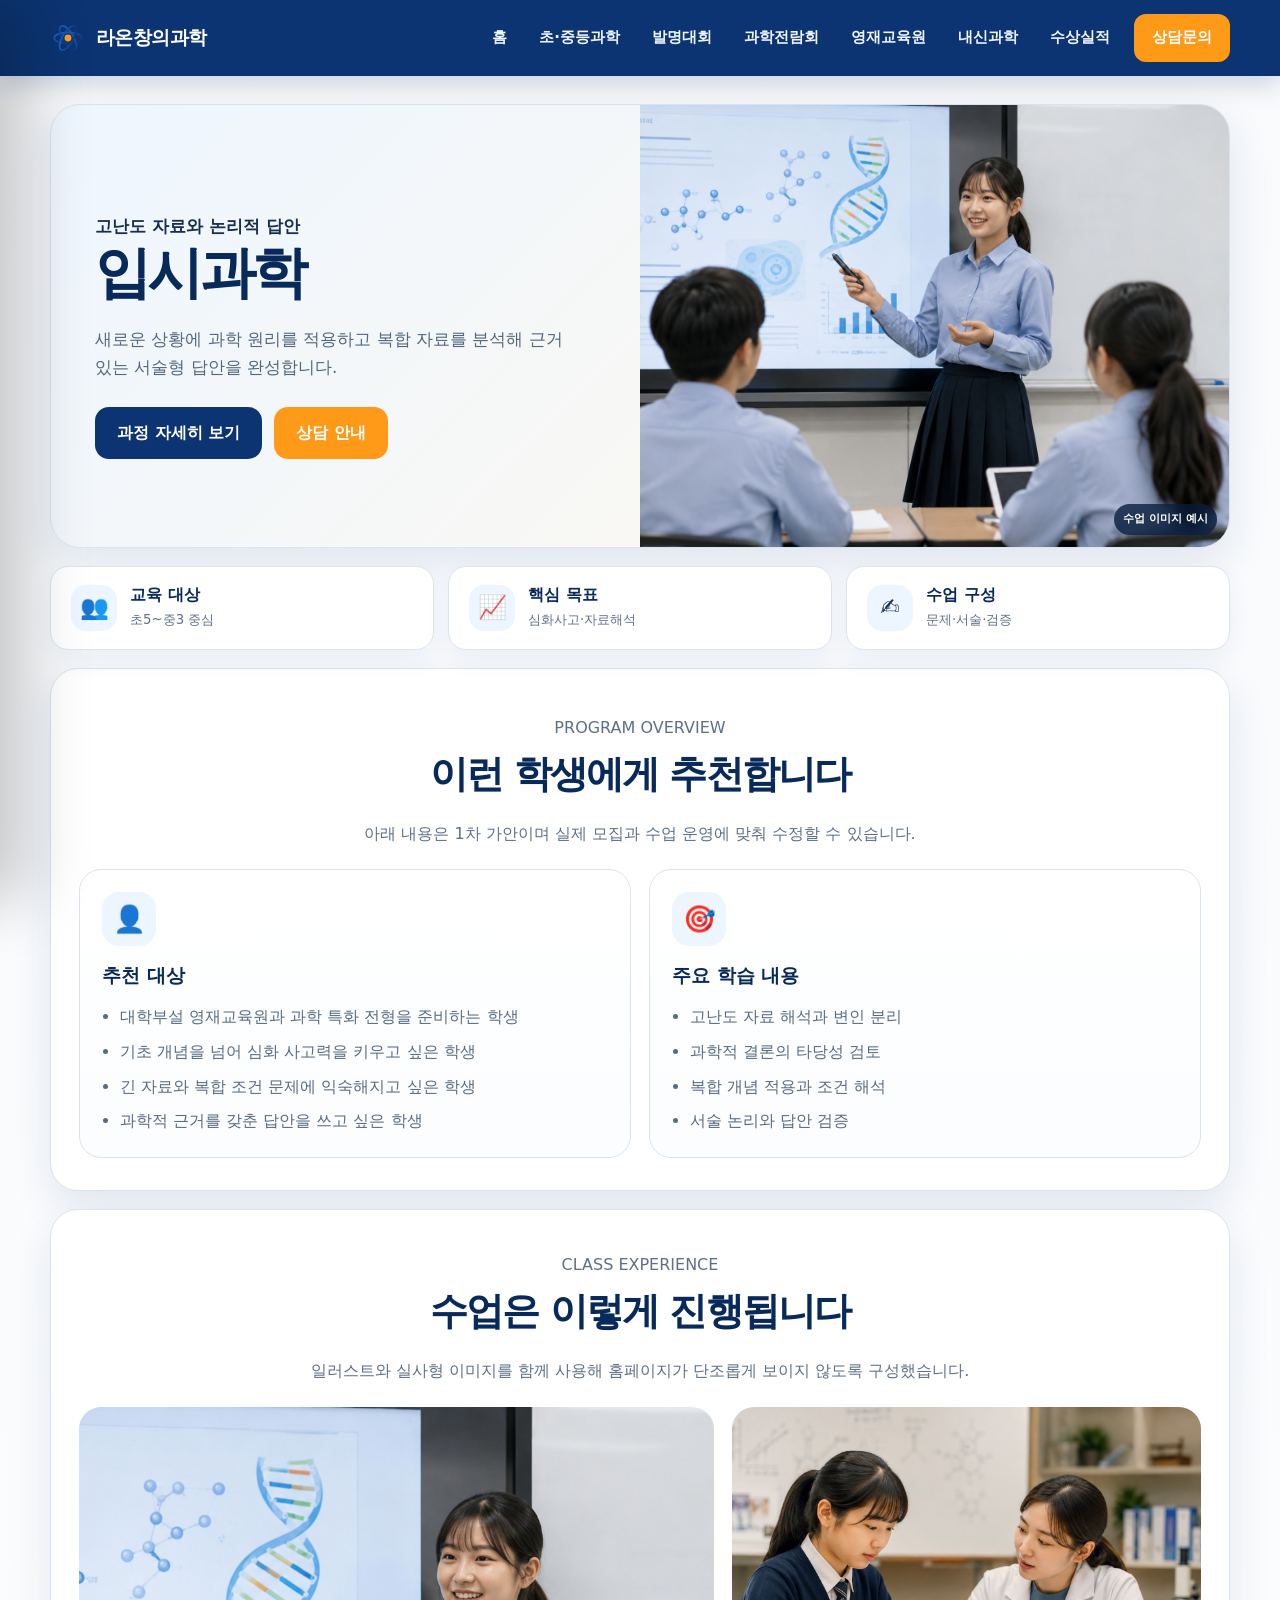
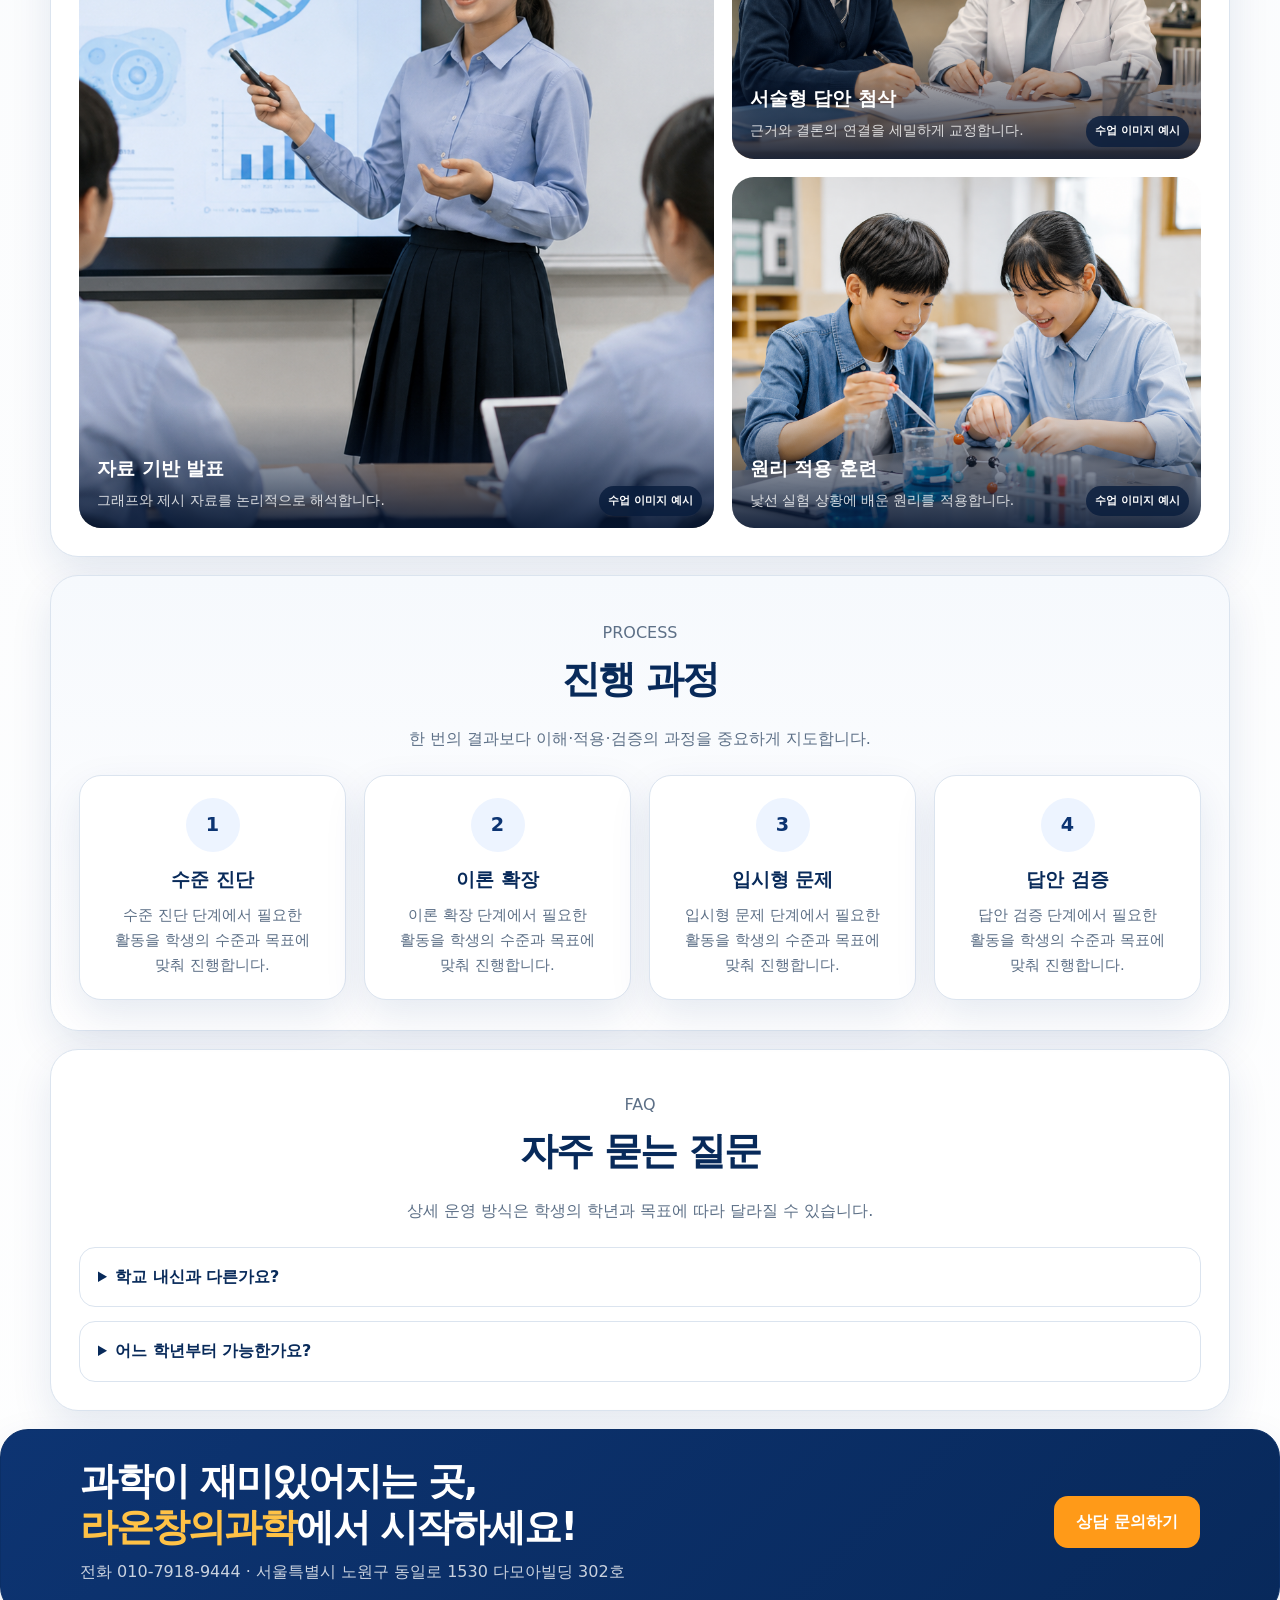
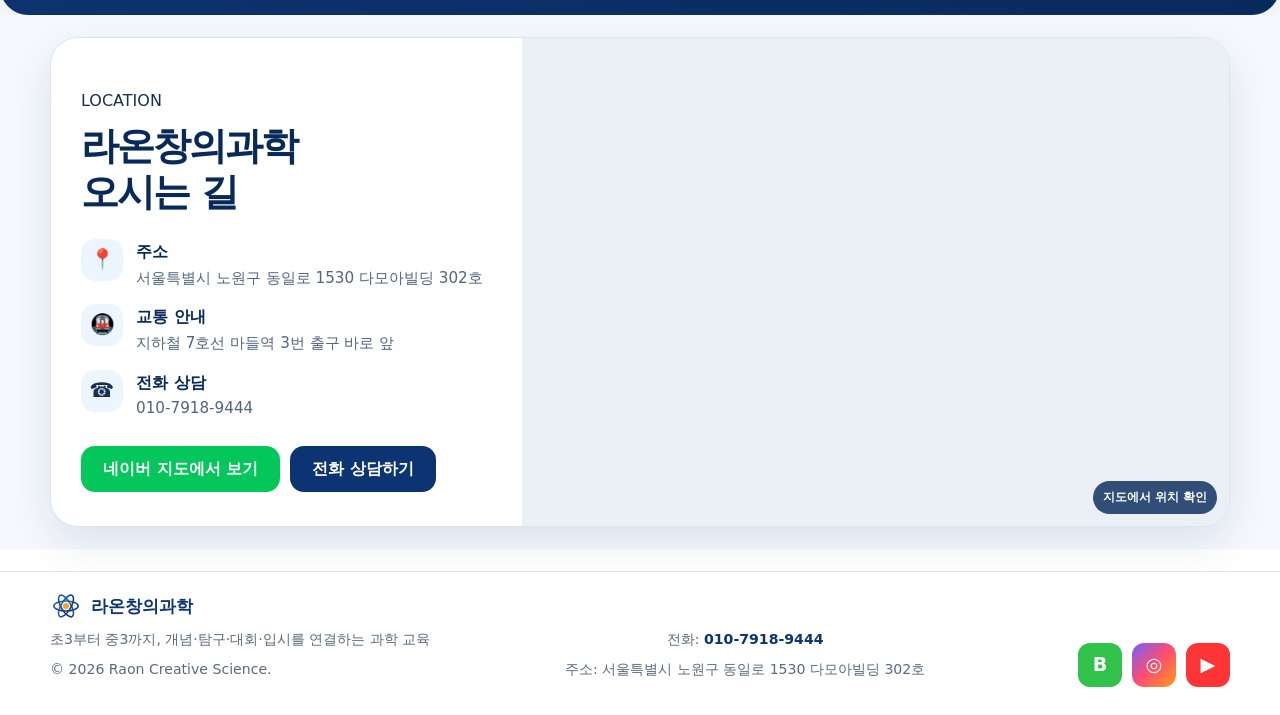
<file: academy/admissions.html>
<!doctype html><html lang="ko"><head>
<meta charset="utf-8"><meta name="viewport" content="width=device-width,initial-scale=1">
<meta name="description" content="라온창의과학 입시과학">
<title>입시과학 | 라온창의과학</title>
<link rel="icon" href="assets/favicon.svg">
<link rel="stylesheet" href="assets/style.css">
<script defer src="assets/script.js"></script>
</head><body>
<a class="skip" href="#main">본문 바로가기</a>
<header class="site-header">
  <div class="container header-inner">
    <a class="brand" href="index.html"><img src="assets/logo.svg" alt=""><span>라온창의과학</span></a>
    <nav class="desktop-nav" aria-label="주요 메뉴">
      <a class="" href="index.html">홈</a><a class="" href="science.html">초·중등과학</a><a class="" href="invention.html">발명대회</a><a class="" href="fair.html">과학전람회</a><a class="" href="gifted.html">영재교육원</a><a class="" href="school.html">내신과학</a>
      <a href="achievements.html">수상실적</a><a href="consulting.html" class="contact-link">상담문의</a>
    </nav>
    <button class="menu-btn" aria-label="전체 메뉴 열기" aria-expanded="false"><span></span><span></span><span></span></button>
  </div>
</header>
<div class="drawer-backdrop"></div>
<aside class="mobile-drawer" aria-label="모바일 전체 메뉴">
  <div class="drawer-head">
    <a class="drawer-brand" href="index.html"><img src="assets/logo.svg" alt=""><span>라온창의과학</span></a>
    <button class="close-btn" aria-label="메뉴 닫기">×</button>
  </div>
  <nav class="drawer-nav">
    <a href="index.html">홈</a>
    <div class="drawer-group-title">교육 과정</div>
    <a href="science.html">초·중등과학</a>
    <a href="invention.html">발명대회</a>
    <a href="fair.html">과학전람회</a>
    <a href="gifted.html">영재교육원</a>
    <a href="school.html">내신과학</a>
    <a href="admissions.html">입시과학</a>
    <a href="consulting.html">입시상담</a>
    <div class="drawer-group-title">학원 안내</div>
    <a href="about.html">교육 철학·학원 소개</a>
    <a href="achievements.html">수상·합격 실적</a>
  </nav>
</aside><main id="main">
<section class="sub-hero">
  <div class="container">
    <div class="sub-card reveal">
      <div class="sub-hero-grid">
        <div class="sub-copy">
          <p class="eyebrow">고난도 자료와 논리적 답안</p>
          <h1>입시과학</h1>
          <p>새로운 상황에 과학 원리를 적용하고 복합 자료를 분석해 근거 있는 서술형 답안을 완성합니다.</p>
          <div class="hero-actions"><a class="btn btn-primary" href="#detail">과정 자세히 보기</a><a class="btn btn-orange" href="consulting.html">상담 안내</a></div>
        </div>
        <div class="image-frame sub-photo">
          <img src="assets/teach-real-3.png" alt="입시과학 수업 장면 예시">
          <span class="image-label">수업 이미지 예시</span>
        </div>
      </div>
    </div>
    <div class="quick-facts"><div class="quick-fact reveal"><span>👥</span><div><strong>교육 대상</strong><small>초5~중3 중심</small></div></div><div class="quick-fact reveal"><span>📈</span><div><strong>핵심 목표</strong><small>심화사고·자료해석</small></div></div><div class="quick-fact reveal"><span>✍️</span><div><strong>수업 구성</strong><small>문제·서술·검증</small></div></div></div>
  </div>
</section>

<section class="section" id="detail">
  <div class="container">
    <div class="detail-panel">
      <div class="section-head reveal"><p class="section-kicker">PROGRAM OVERVIEW</p><h2>이런 학생에게 추천합니다</h2><p>아래 내용은 1차 가안이며 실제 모집과 수업 운영에 맞춰 수정할 수 있습니다.</p></div>
      <div class="detail-grid">
        <article class="detail-card reveal"><div class="card-icon">👤</div><h3>추천 대상</h3><ul><li>대학부설 영재교육원과 과학 특화 전형을 준비하는 학생</li><li>기초 개념을 넘어 심화 사고력을 키우고 싶은 학생</li><li>긴 자료와 복합 조건 문제에 익숙해지고 싶은 학생</li><li>과학적 근거를 갖춘 답안을 쓰고 싶은 학생</li></ul></article>
        <article class="detail-card reveal"><div class="card-icon">🎯</div><h3>주요 학습 내용</h3><ul><li>고난도 자료 해석과 변인 분리</li><li>과학적 결론의 타당성 검토</li><li>복합 개념 적용과 조건 해석</li><li>서술 논리와 답안 검증</li></ul></article>
      </div>
    </div>
  </div>
</section>

<section class="photo-section">
  <div class="container">
    <div class="photo-panel">
      <div class="section-head reveal"><p class="section-kicker">CLASS EXPERIENCE</p><h2>수업은 이렇게 진행됩니다</h2><p>일러스트와 실사형 이미지를 함께 사용해 홈페이지가 단조롭게 보이지 않도록 구성했습니다.</p></div>
      
      <div class="photo-grid">
        <div class="image-frame photo-large reveal">
          <img src="assets/teach-real-3.png" alt="자료 기반 발표">
          <span class="image-label">수업 이미지 예시</span>
          <div class="photo-caption"><strong>자료 기반 발표</strong><span>그래프와 제시 자료를 논리적으로 해석합니다.</span></div>
        </div>
        <div class="photo-stack">
          <div class="image-frame photo-small reveal">
            <img src="assets/teach-real-4.png" alt="서술형 답안 첨삭">
            <span class="image-label">수업 이미지 예시</span>
            <div class="photo-caption"><strong>서술형 답안 첨삭</strong><span>근거와 결론의 연결을 세밀하게 교정합니다.</span></div>
          </div>
          <div class="image-frame photo-small reveal">
            <img src="assets/teach-real-1.png" alt="원리 적용 훈련">
            <span class="image-label">수업 이미지 예시</span>
            <div class="photo-caption"><strong>원리 적용 훈련</strong><span>낯선 실험 상황에 배운 원리를 적용합니다.</span></div>
          </div>
        </div>
      </div>
    </div>
  </div>
</section>

<section class="section">
  <div class="container">
    <div class="process-panel">
      <div class="section-head reveal"><p class="section-kicker">PROCESS</p><h2>진행 과정</h2><p>한 번의 결과보다 이해·적용·검증의 과정을 중요하게 지도합니다.</p></div>
      <div class="timeline"><article class="step reveal"><b>1</b><h3>수준 진단</h3><p>수준 진단 단계에서 필요한 활동을 학생의 수준과 목표에 맞춰 진행합니다.</p></article><article class="step reveal"><b>2</b><h3>이론 확장</h3><p>이론 확장 단계에서 필요한 활동을 학생의 수준과 목표에 맞춰 진행합니다.</p></article><article class="step reveal"><b>3</b><h3>입시형 문제</h3><p>입시형 문제 단계에서 필요한 활동을 학생의 수준과 목표에 맞춰 진행합니다.</p></article><article class="step reveal"><b>4</b><h3>답안 검증</h3><p>답안 검증 단계에서 필요한 활동을 학생의 수준과 목표에 맞춰 진행합니다.</p></article></div>
    </div>
  </div>
</section>

<section class="section">
  <div class="container">
    <div class="faq-panel">
      <div class="section-head reveal"><p class="section-kicker">FAQ</p><h2>자주 묻는 질문</h2><p>상세 운영 방식은 학생의 학년과 목표에 따라 달라질 수 있습니다.</p></div>
      <div class="faq reveal"><details><summary>학교 내신과 다른가요?</summary><p>내신은 교과 범위의 정확한 이해가 중심이고 입시과학은 새로운 자료와 상황에 원리를 적용하는 능력을 더 크게 봅니다.</p></details><details><summary>어느 학년부터 가능한가요?</summary><p>초등 고학년부터 가능하며 학생의 독해력과 과학 기초를 확인한 뒤 시작합니다.</p></details></div>
    </div>
  </div>
</section>
</main>
<section class="cta-strip" style="margin:0">
  <div class="container cta-inner">
    <div class="cta-copy">
      <h2>과학이 재미있어지는 곳,<br><span>라온창의과학</span>에서 시작하세요!</h2>
      <p>전화 010-7918-9444 · 서울특별시 노원구 동일로 1530 다모아빌딩 302호</p>
    </div>
    <a class="btn btn-orange" href="consulting.html">상담 문의하기</a>
  </div>
</section>

<section class="location-section" id="location">
  <div class="container">
    <div class="location-card reveal">
      <div class="location-info">
        <p class="section-kicker">LOCATION</p>
        <h2>라온창의과학<br>오시는 길</h2>
        <div class="contact-list">
          <div class="contact-row">
            <div class="contact-icon">📍</div>
            <div><strong>주소</strong><span>서울특별시 노원구 동일로 1530 다모아빌딩 302호</span></div>
          </div>
          <div class="contact-row">
            <div class="contact-icon">🚇</div>
            <div><strong>교통 안내</strong><span>지하철 7호선 마들역 3번 출구 바로 앞</span></div>
          </div>
          <div class="contact-row">
            <div class="contact-icon">☎</div>
            <div><strong>전화 상담</strong><a href="tel:01079189444">010-7918-9444</a></div>
          </div>
        </div>
        <div class="location-actions">
          <a class="btn btn-naver" href="https://map.naver.com/p/search/%EC%84%9C%EC%9A%B8%ED%8A%B9%EB%B3%84%EC%8B%9C%20%EB%85%B8%EC%9B%90%EA%B5%AC%20%EB%8F%99%EC%9D%BC%EB%A1%9C%201530%20%EB%8B%A4%EB%AA%A8%EC%95%84%EB%B9%8C%EB%94%A9%20302%ED%98%B8" target="_blank" rel="noopener noreferrer">네이버 지도에서 보기</a>
          <a class="btn btn-primary" href="tel:01079189444">전화 상담하기</a>
        </div>
      </div>
      <div class="map-wrap">
        <iframe
          title="라온창의과학 위치 지도"
          src="https://www.openstreetmap.org/export/embed.html?bbox=127.05480999999999%2C37.662839999999996%2C127.06121%2C37.66724&layer=mapnik&marker=37.66504%2C127.05801"
          loading="lazy"
          referrerpolicy="no-referrer-when-downgrade">
        </iframe>
        <span class="map-badge">지도에서 위치 확인</span>
      </div>
    </div>
  </div>
</section>

<footer class="footer">
  <div class="container footer-grid">
    <div>
      <div class="footer-brand"><img src="assets/logo.svg" alt=""><span>라온창의과학</span></div>
      <p>초3부터 중3까지, 개념·탐구·대회·입시를 연결하는 과학 교육</p>
      <p>© <span data-year></span> Raon Creative Science.</p>
    </div>
    <div class="policy"><p>전화: <a class="contact-link-text" href="tel:01079189444">010-7918-9444</a></p><p>주소: 서울특별시 노원구 동일로 1530 다모아빌딩 302호</p></div>
    <div class="socials"><div class="social blog">B</div><div class="social insta">◎</div><div class="social youtube">▶</div></div>
  </div>
</footer>
<nav class="mobile-bottom" aria-label="모바일 빠른 메뉴">
  <a href="index.html"><span>⌂</span><span>홈</span></a>
  <a href="index.html#programs"><span>▦</span><span>교육과정</span></a>
  <a href="tel:01079189444"><span>☏</span><span>전화하기</span></a>
  <a href="about.html"><span>◎</span><span>학원소개</span></a>
</nav></body></html>
</file>
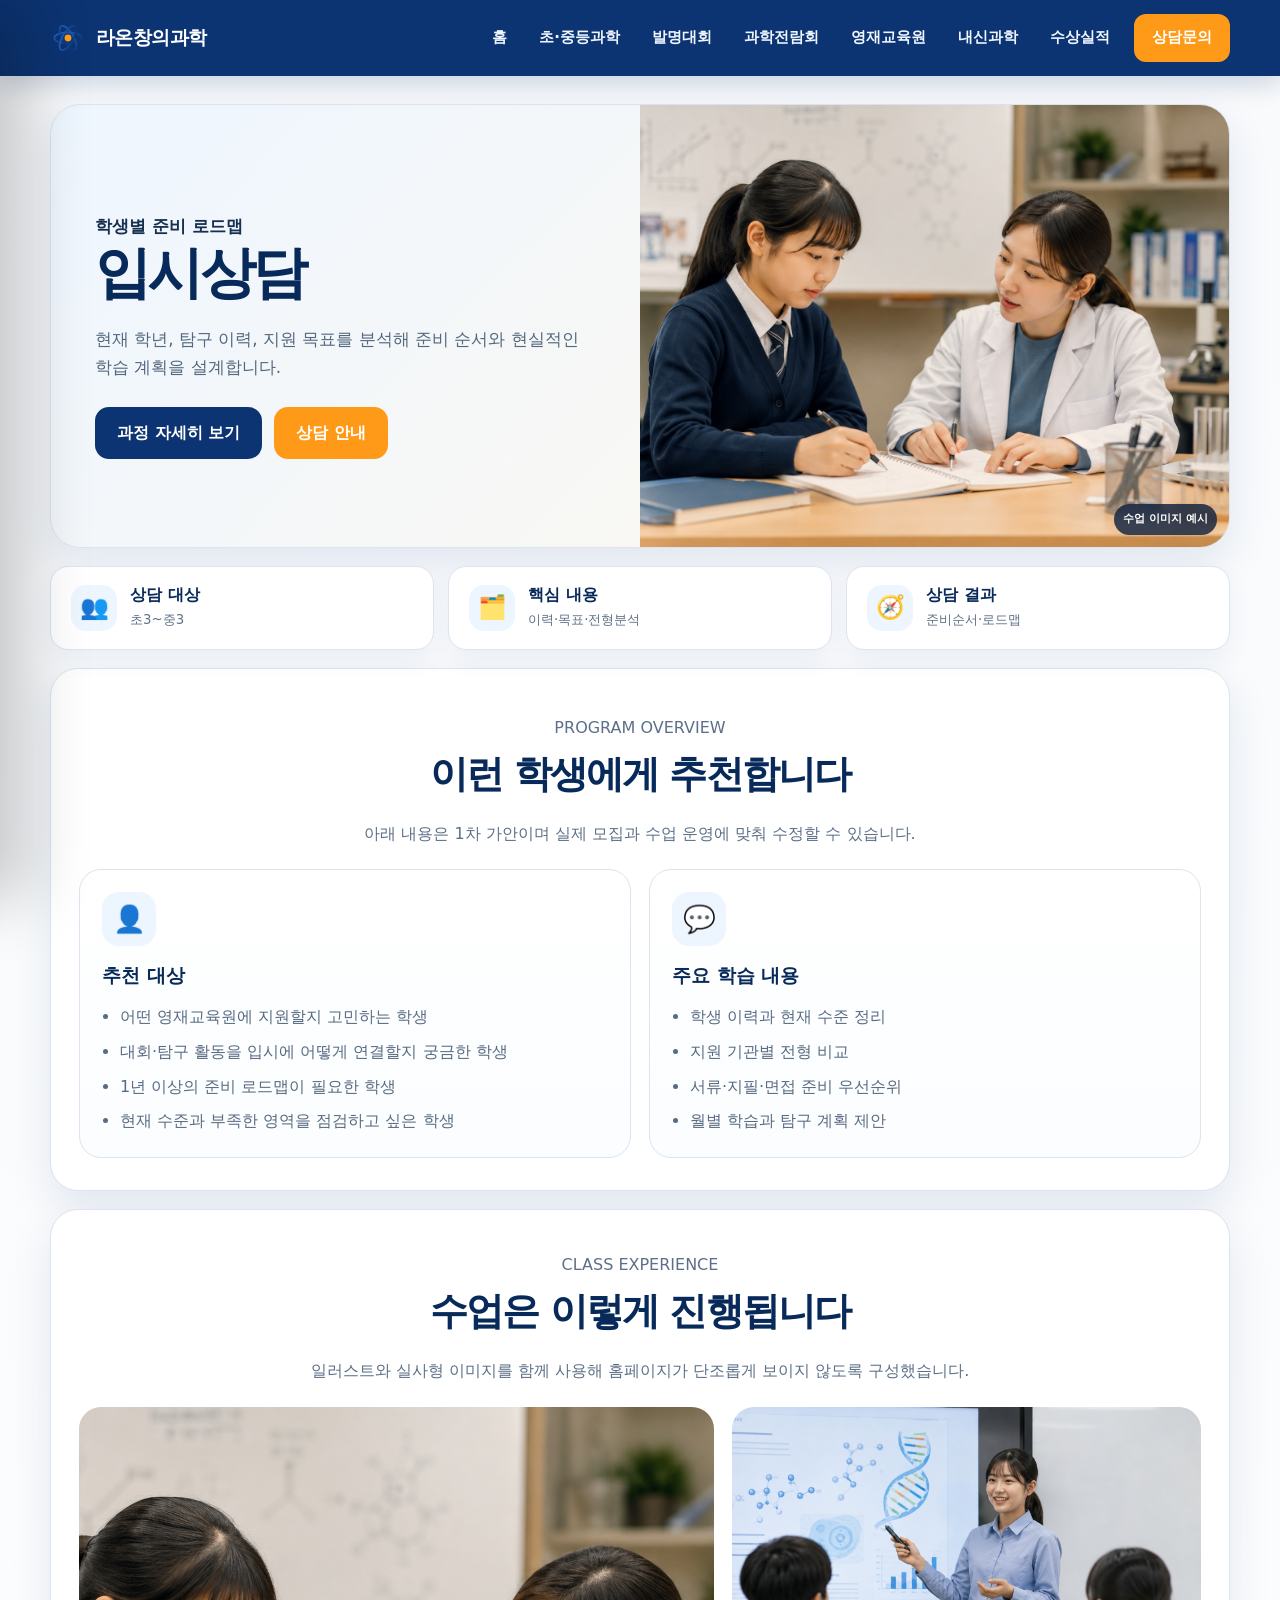
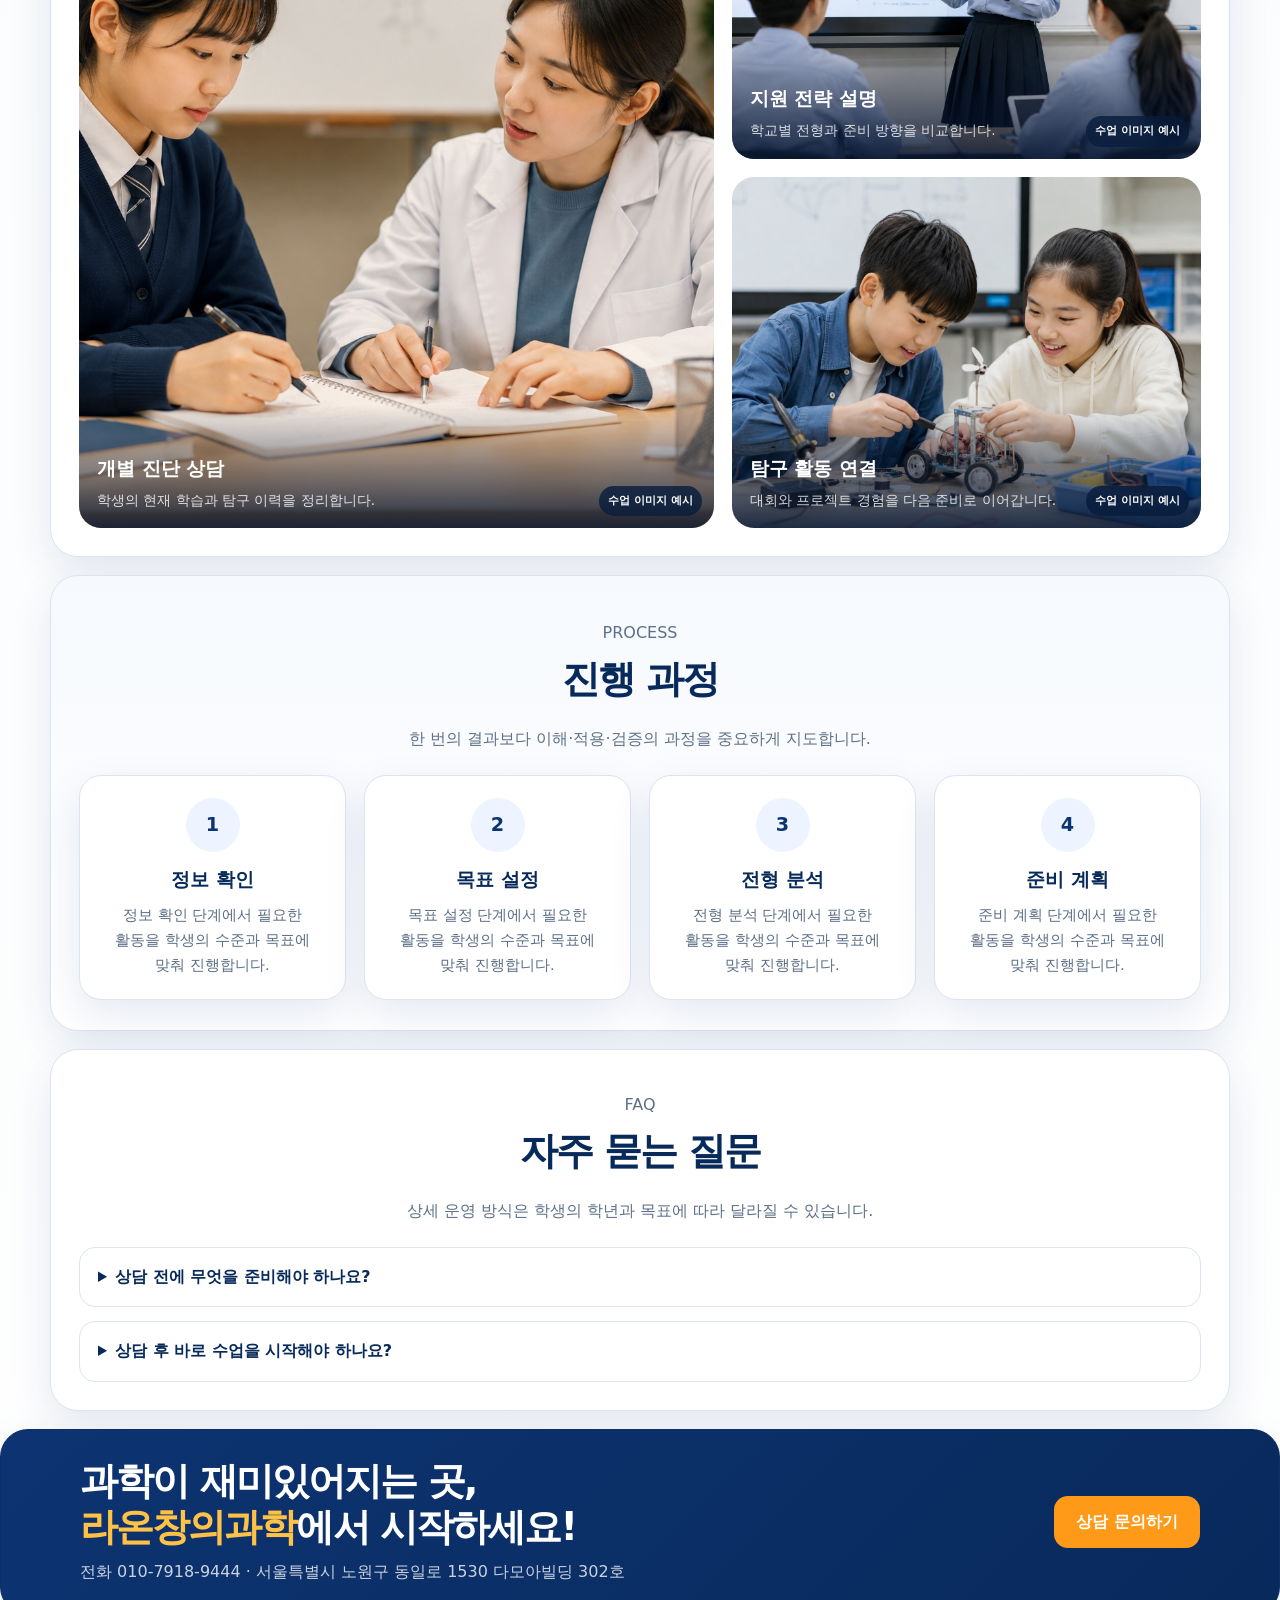
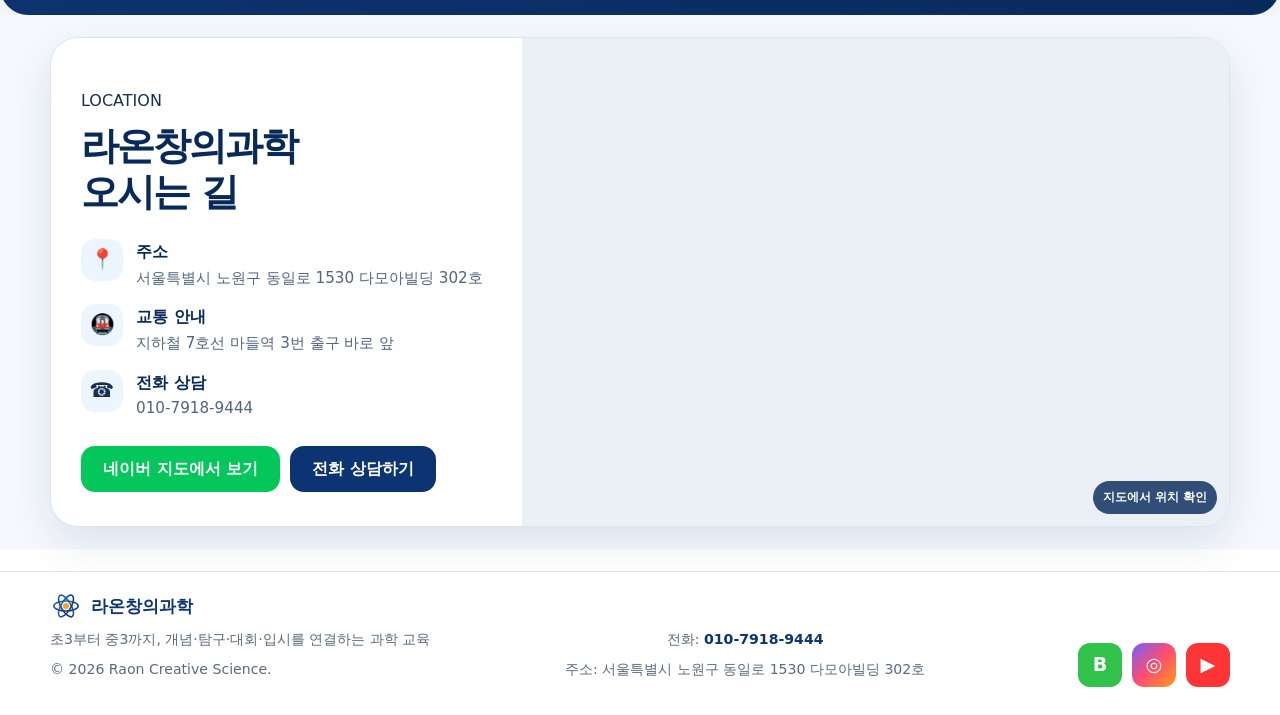
<file: academy/consulting.html>
<!doctype html><html lang="ko"><head>
<meta charset="utf-8"><meta name="viewport" content="width=device-width,initial-scale=1">
<meta name="description" content="라온창의과학 입시상담">
<title>입시상담 | 라온창의과학</title>
<link rel="icon" href="assets/favicon.svg">
<link rel="stylesheet" href="assets/style.css">
<script defer src="assets/script.js"></script>
</head><body>
<a class="skip" href="#main">본문 바로가기</a>
<header class="site-header">
  <div class="container header-inner">
    <a class="brand" href="index.html"><img src="assets/logo.svg" alt=""><span>라온창의과학</span></a>
    <nav class="desktop-nav" aria-label="주요 메뉴">
      <a class="" href="index.html">홈</a><a class="" href="science.html">초·중등과학</a><a class="" href="invention.html">발명대회</a><a class="" href="fair.html">과학전람회</a><a class="" href="gifted.html">영재교육원</a><a class="" href="school.html">내신과학</a>
      <a href="achievements.html">수상실적</a><a href="consulting.html" class="contact-link">상담문의</a>
    </nav>
    <button class="menu-btn" aria-label="전체 메뉴 열기" aria-expanded="false"><span></span><span></span><span></span></button>
  </div>
</header>
<div class="drawer-backdrop"></div>
<aside class="mobile-drawer" aria-label="모바일 전체 메뉴">
  <div class="drawer-head">
    <a class="drawer-brand" href="index.html"><img src="assets/logo.svg" alt=""><span>라온창의과학</span></a>
    <button class="close-btn" aria-label="메뉴 닫기">×</button>
  </div>
  <nav class="drawer-nav">
    <a href="index.html">홈</a>
    <div class="drawer-group-title">교육 과정</div>
    <a href="science.html">초·중등과학</a>
    <a href="invention.html">발명대회</a>
    <a href="fair.html">과학전람회</a>
    <a href="gifted.html">영재교육원</a>
    <a href="school.html">내신과학</a>
    <a href="admissions.html">입시과학</a>
    <a href="consulting.html">입시상담</a>
    <div class="drawer-group-title">학원 안내</div>
    <a href="about.html">교육 철학·학원 소개</a>
    <a href="achievements.html">수상·합격 실적</a>
  </nav>
</aside><main id="main">
<section class="sub-hero">
  <div class="container">
    <div class="sub-card reveal">
      <div class="sub-hero-grid">
        <div class="sub-copy">
          <p class="eyebrow">학생별 준비 로드맵</p>
          <h1>입시상담</h1>
          <p>현재 학년, 탐구 이력, 지원 목표를 분석해 준비 순서와 현실적인 학습 계획을 설계합니다.</p>
          <div class="hero-actions"><a class="btn btn-primary" href="#detail">과정 자세히 보기</a><a class="btn btn-orange" href="consulting.html">상담 안내</a></div>
        </div>
        <div class="image-frame sub-photo">
          <img src="assets/teach-real-4.png" alt="입시상담 수업 장면 예시">
          <span class="image-label">수업 이미지 예시</span>
        </div>
      </div>
    </div>
    <div class="quick-facts"><div class="quick-fact reveal"><span>👥</span><div><strong>상담 대상</strong><small>초3~중3</small></div></div><div class="quick-fact reveal"><span>🗂️</span><div><strong>핵심 내용</strong><small>이력·목표·전형분석</small></div></div><div class="quick-fact reveal"><span>🧭</span><div><strong>상담 결과</strong><small>준비순서·로드맵</small></div></div></div>
  </div>
</section>

<section class="section" id="detail">
  <div class="container">
    <div class="detail-panel">
      <div class="section-head reveal"><p class="section-kicker">PROGRAM OVERVIEW</p><h2>이런 학생에게 추천합니다</h2><p>아래 내용은 1차 가안이며 실제 모집과 수업 운영에 맞춰 수정할 수 있습니다.</p></div>
      <div class="detail-grid">
        <article class="detail-card reveal"><div class="card-icon">👤</div><h3>추천 대상</h3><ul><li>어떤 영재교육원에 지원할지 고민하는 학생</li><li>대회·탐구 활동을 입시에 어떻게 연결할지 궁금한 학생</li><li>1년 이상의 준비 로드맵이 필요한 학생</li><li>현재 수준과 부족한 영역을 점검하고 싶은 학생</li></ul></article>
        <article class="detail-card reveal"><div class="card-icon">💬</div><h3>주요 학습 내용</h3><ul><li>학생 이력과 현재 수준 정리</li><li>지원 기관별 전형 비교</li><li>서류·지필·면접 준비 우선순위</li><li>월별 학습과 탐구 계획 제안</li></ul></article>
      </div>
    </div>
  </div>
</section>

<section class="photo-section">
  <div class="container">
    <div class="photo-panel">
      <div class="section-head reveal"><p class="section-kicker">CLASS EXPERIENCE</p><h2>수업은 이렇게 진행됩니다</h2><p>일러스트와 실사형 이미지를 함께 사용해 홈페이지가 단조롭게 보이지 않도록 구성했습니다.</p></div>
      
      <div class="photo-grid">
        <div class="image-frame photo-large reveal">
          <img src="assets/teach-real-4.png" alt="개별 진단 상담">
          <span class="image-label">수업 이미지 예시</span>
          <div class="photo-caption"><strong>개별 진단 상담</strong><span>학생의 현재 학습과 탐구 이력을 정리합니다.</span></div>
        </div>
        <div class="photo-stack">
          <div class="image-frame photo-small reveal">
            <img src="assets/teach-real-3.png" alt="지원 전략 설명">
            <span class="image-label">수업 이미지 예시</span>
            <div class="photo-caption"><strong>지원 전략 설명</strong><span>학교별 전형과 준비 방향을 비교합니다.</span></div>
          </div>
          <div class="image-frame photo-small reveal">
            <img src="assets/teach-real-2.png" alt="탐구 활동 연결">
            <span class="image-label">수업 이미지 예시</span>
            <div class="photo-caption"><strong>탐구 활동 연결</strong><span>대회와 프로젝트 경험을 다음 준비로 이어갑니다.</span></div>
          </div>
        </div>
      </div>
    </div>
  </div>
</section>

<section class="section">
  <div class="container">
    <div class="process-panel">
      <div class="section-head reveal"><p class="section-kicker">PROCESS</p><h2>진행 과정</h2><p>한 번의 결과보다 이해·적용·검증의 과정을 중요하게 지도합니다.</p></div>
      <div class="timeline"><article class="step reveal"><b>1</b><h3>정보 확인</h3><p>정보 확인 단계에서 필요한 활동을 학생의 수준과 목표에 맞춰 진행합니다.</p></article><article class="step reveal"><b>2</b><h3>목표 설정</h3><p>목표 설정 단계에서 필요한 활동을 학생의 수준과 목표에 맞춰 진행합니다.</p></article><article class="step reveal"><b>3</b><h3>전형 분석</h3><p>전형 분석 단계에서 필요한 활동을 학생의 수준과 목표에 맞춰 진행합니다.</p></article><article class="step reveal"><b>4</b><h3>준비 계획</h3><p>준비 계획 단계에서 필요한 활동을 학생의 수준과 목표에 맞춰 진행합니다.</p></article></div>
    </div>
  </div>
</section>

<section class="section">
  <div class="container">
    <div class="faq-panel">
      <div class="section-head reveal"><p class="section-kicker">FAQ</p><h2>자주 묻는 질문</h2><p>상세 운영 방식은 학생의 학년과 목표에 따라 달라질 수 있습니다.</p></div>
      <div class="faq reveal"><details><summary>상담 전에 무엇을 준비해야 하나요?</summary><p>학생의 학년, 성적, 관심 분야, 대회·탐구 경험, 희망 기관을 정리하면 상담이 더 구체적입니다.</p></details><details><summary>상담 후 바로 수업을 시작해야 하나요?</summary><p>상담은 현재 상황을 분석하고 방향을 제시하는 과정이며 수업 시작 여부는 이후 결정할 수 있습니다.</p></details></div>
    </div>
  </div>
</section>
</main>
<section class="cta-strip" style="margin:0">
  <div class="container cta-inner">
    <div class="cta-copy">
      <h2>과학이 재미있어지는 곳,<br><span>라온창의과학</span>에서 시작하세요!</h2>
      <p>전화 010-7918-9444 · 서울특별시 노원구 동일로 1530 다모아빌딩 302호</p>
    </div>
    <a class="btn btn-orange" href="consulting.html">상담 문의하기</a>
  </div>
</section>

<section class="location-section" id="location">
  <div class="container">
    <div class="location-card reveal">
      <div class="location-info">
        <p class="section-kicker">LOCATION</p>
        <h2>라온창의과학<br>오시는 길</h2>
        <div class="contact-list">
          <div class="contact-row">
            <div class="contact-icon">📍</div>
            <div><strong>주소</strong><span>서울특별시 노원구 동일로 1530 다모아빌딩 302호</span></div>
          </div>
          <div class="contact-row">
            <div class="contact-icon">🚇</div>
            <div><strong>교통 안내</strong><span>지하철 7호선 마들역 3번 출구 바로 앞</span></div>
          </div>
          <div class="contact-row">
            <div class="contact-icon">☎</div>
            <div><strong>전화 상담</strong><a href="tel:01079189444">010-7918-9444</a></div>
          </div>
        </div>
        <div class="location-actions">
          <a class="btn btn-naver" href="https://map.naver.com/p/search/%EC%84%9C%EC%9A%B8%ED%8A%B9%EB%B3%84%EC%8B%9C%20%EB%85%B8%EC%9B%90%EA%B5%AC%20%EB%8F%99%EC%9D%BC%EB%A1%9C%201530%20%EB%8B%A4%EB%AA%A8%EC%95%84%EB%B9%8C%EB%94%A9%20302%ED%98%B8" target="_blank" rel="noopener noreferrer">네이버 지도에서 보기</a>
          <a class="btn btn-primary" href="tel:01079189444">전화 상담하기</a>
        </div>
      </div>
      <div class="map-wrap">
        <iframe
          title="라온창의과학 위치 지도"
          src="https://www.openstreetmap.org/export/embed.html?bbox=127.05480999999999%2C37.662839999999996%2C127.06121%2C37.66724&layer=mapnik&marker=37.66504%2C127.05801"
          loading="lazy"
          referrerpolicy="no-referrer-when-downgrade">
        </iframe>
        <span class="map-badge">지도에서 위치 확인</span>
      </div>
    </div>
  </div>
</section>

<footer class="footer">
  <div class="container footer-grid">
    <div>
      <div class="footer-brand"><img src="assets/logo.svg" alt=""><span>라온창의과학</span></div>
      <p>초3부터 중3까지, 개념·탐구·대회·입시를 연결하는 과학 교육</p>
      <p>© <span data-year></span> Raon Creative Science.</p>
    </div>
    <div class="policy"><p>전화: <a class="contact-link-text" href="tel:01079189444">010-7918-9444</a></p><p>주소: 서울특별시 노원구 동일로 1530 다모아빌딩 302호</p></div>
    <div class="socials"><div class="social blog">B</div><div class="social insta">◎</div><div class="social youtube">▶</div></div>
  </div>
</footer>
<nav class="mobile-bottom" aria-label="모바일 빠른 메뉴">
  <a href="index.html"><span>⌂</span><span>홈</span></a>
  <a href="index.html#programs"><span>▦</span><span>교육과정</span></a>
  <a href="tel:01079189444"><span>☏</span><span>전화하기</span></a>
  <a href="about.html"><span>◎</span><span>학원소개</span></a>
</nav></body></html>
</file>
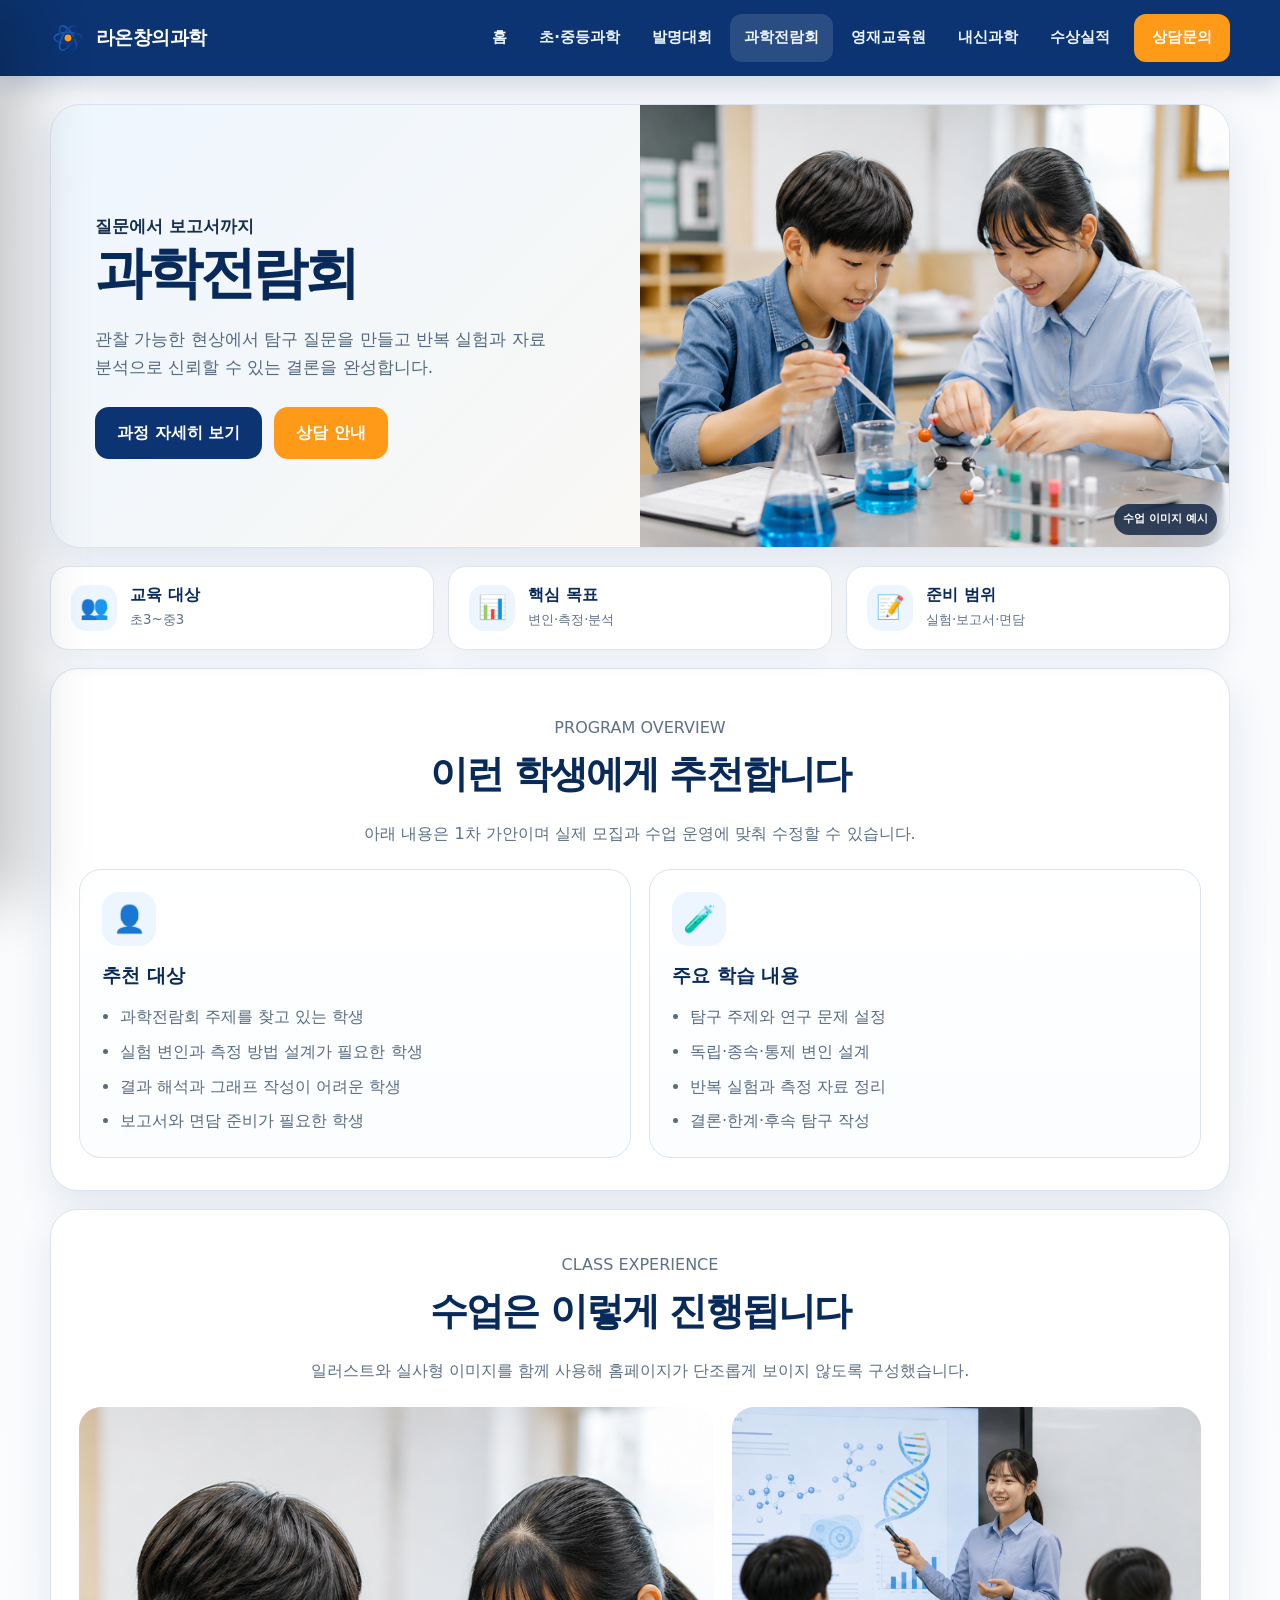
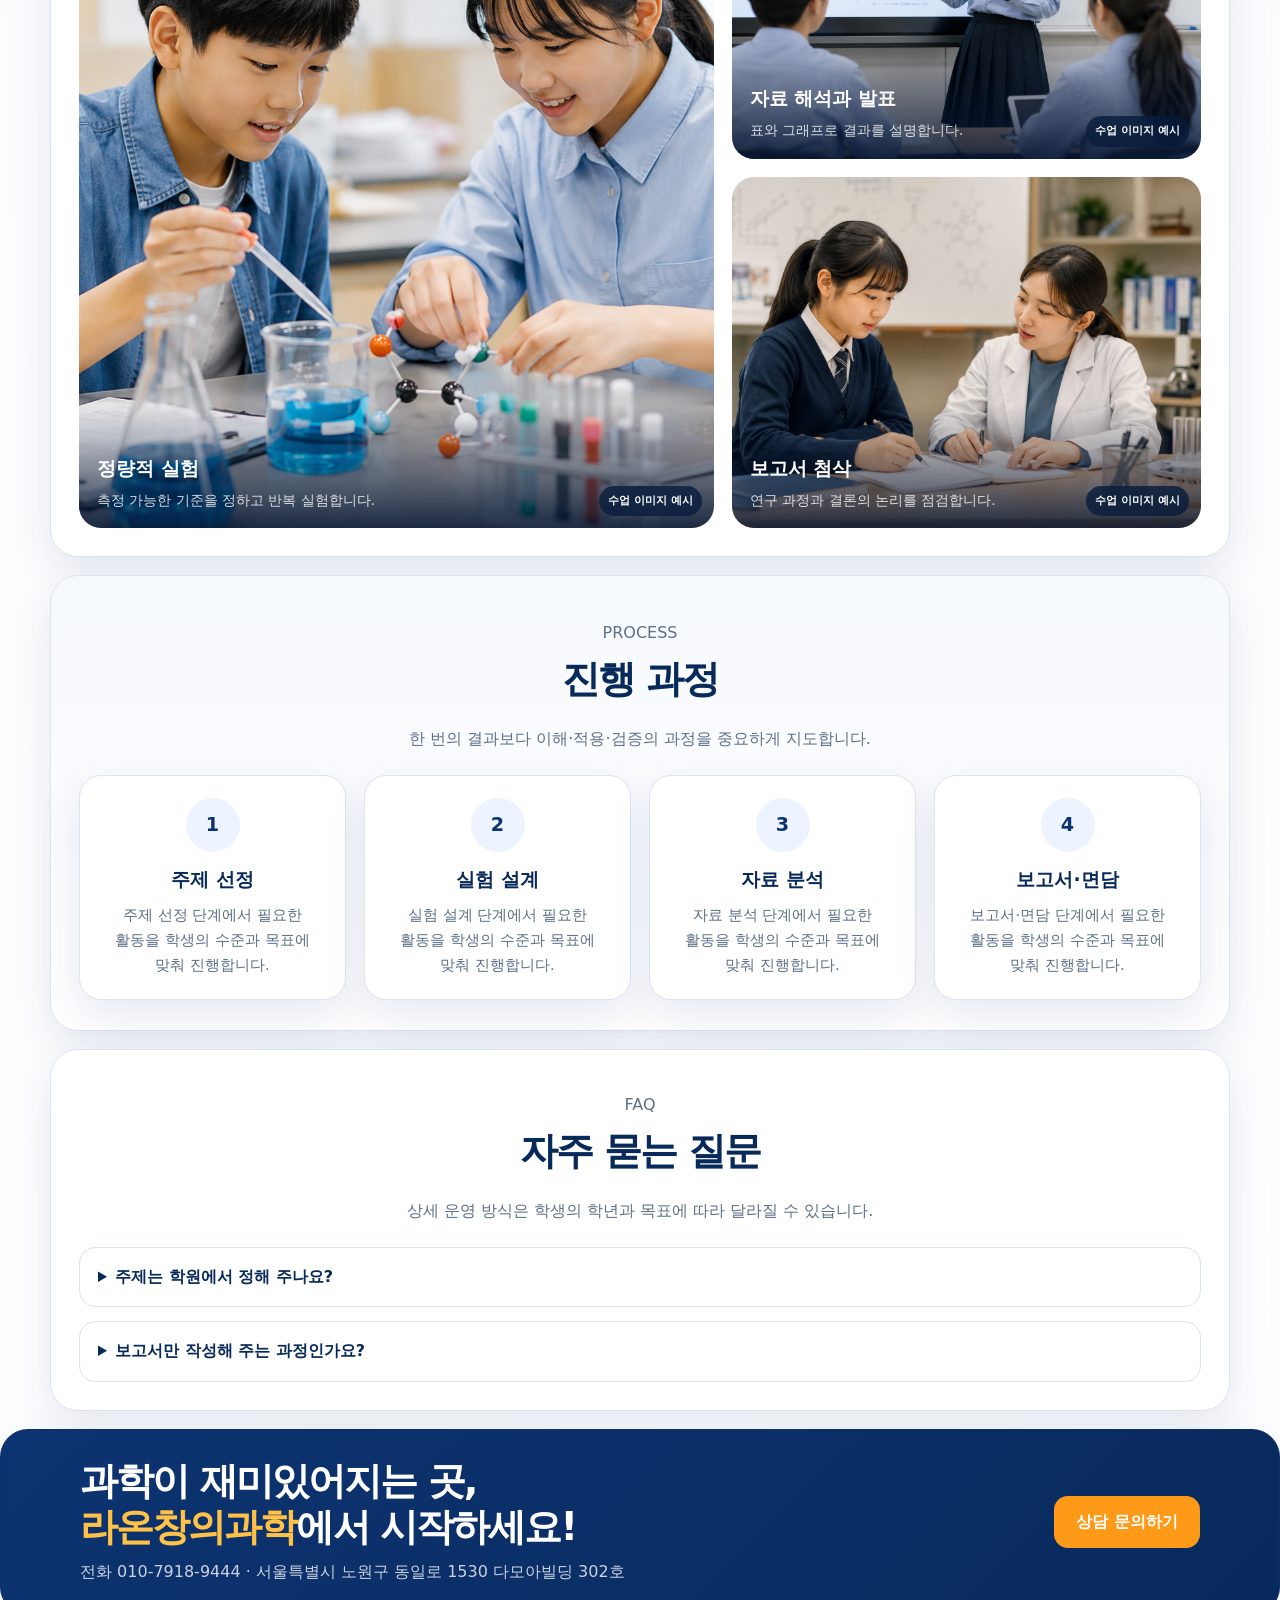
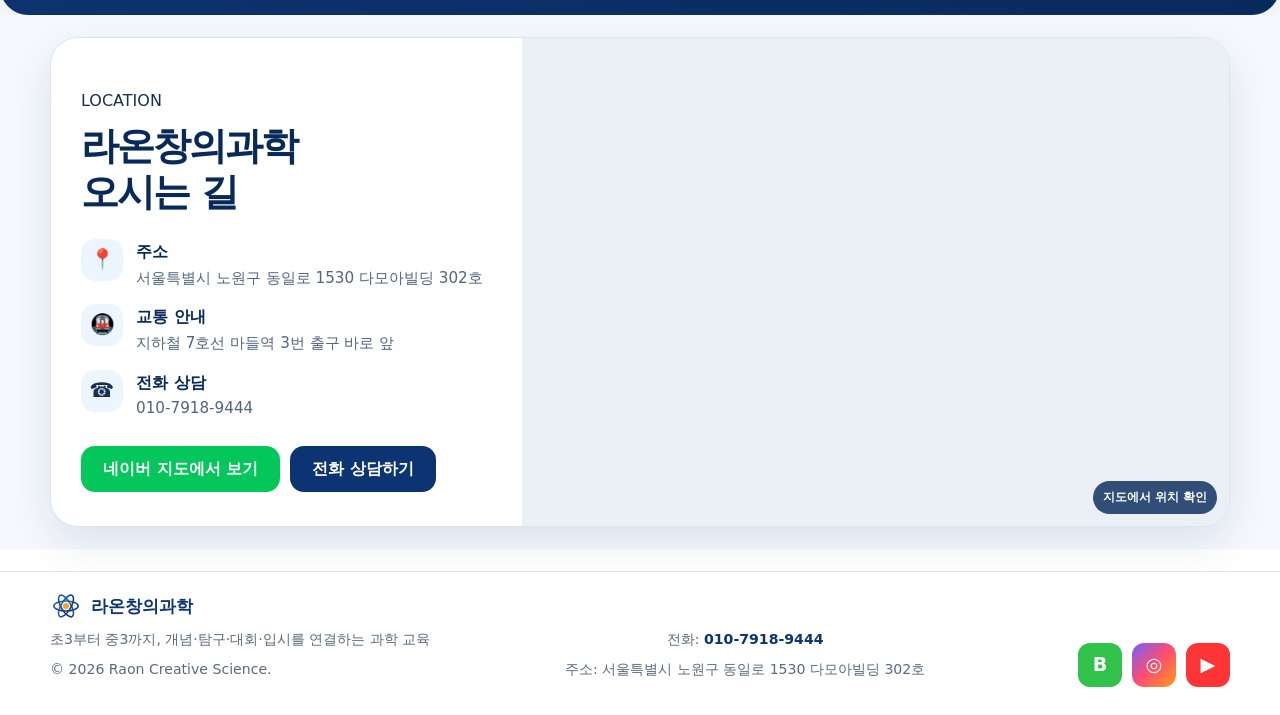
<file: academy/fair.html>
<!doctype html><html lang="ko"><head>
<meta charset="utf-8"><meta name="viewport" content="width=device-width,initial-scale=1">
<meta name="description" content="라온창의과학 과학전람회">
<title>과학전람회 | 라온창의과학</title>
<link rel="icon" href="assets/favicon.svg">
<link rel="stylesheet" href="assets/style.css">
<script defer src="assets/script.js"></script>
</head><body>
<a class="skip" href="#main">본문 바로가기</a>
<header class="site-header">
  <div class="container header-inner">
    <a class="brand" href="index.html"><img src="assets/logo.svg" alt=""><span>라온창의과학</span></a>
    <nav class="desktop-nav" aria-label="주요 메뉴">
      <a class="" href="index.html">홈</a><a class="" href="science.html">초·중등과학</a><a class="" href="invention.html">발명대회</a><a class="active" href="fair.html">과학전람회</a><a class="" href="gifted.html">영재교육원</a><a class="" href="school.html">내신과학</a>
      <a href="achievements.html">수상실적</a><a href="consulting.html" class="contact-link">상담문의</a>
    </nav>
    <button class="menu-btn" aria-label="전체 메뉴 열기" aria-expanded="false"><span></span><span></span><span></span></button>
  </div>
</header>
<div class="drawer-backdrop"></div>
<aside class="mobile-drawer" aria-label="모바일 전체 메뉴">
  <div class="drawer-head">
    <a class="drawer-brand" href="index.html"><img src="assets/logo.svg" alt=""><span>라온창의과학</span></a>
    <button class="close-btn" aria-label="메뉴 닫기">×</button>
  </div>
  <nav class="drawer-nav">
    <a href="index.html">홈</a>
    <div class="drawer-group-title">교육 과정</div>
    <a href="science.html">초·중등과학</a>
    <a href="invention.html">발명대회</a>
    <a href="fair.html">과학전람회</a>
    <a href="gifted.html">영재교육원</a>
    <a href="school.html">내신과학</a>
    <a href="admissions.html">입시과학</a>
    <a href="consulting.html">입시상담</a>
    <div class="drawer-group-title">학원 안내</div>
    <a href="about.html">교육 철학·학원 소개</a>
    <a href="achievements.html">수상·합격 실적</a>
  </nav>
</aside><main id="main">
<section class="sub-hero">
  <div class="container">
    <div class="sub-card reveal">
      <div class="sub-hero-grid">
        <div class="sub-copy">
          <p class="eyebrow">질문에서 보고서까지</p>
          <h1>과학전람회</h1>
          <p>관찰 가능한 현상에서 탐구 질문을 만들고 반복 실험과 자료 분석으로 신뢰할 수 있는 결론을 완성합니다.</p>
          <div class="hero-actions"><a class="btn btn-primary" href="#detail">과정 자세히 보기</a><a class="btn btn-orange" href="consulting.html">상담 안내</a></div>
        </div>
        <div class="image-frame sub-photo">
          <img src="assets/teach-real-1.png" alt="과학전람회 수업 장면 예시">
          <span class="image-label">수업 이미지 예시</span>
        </div>
      </div>
    </div>
    <div class="quick-facts"><div class="quick-fact reveal"><span>👥</span><div><strong>교육 대상</strong><small>초3~중3</small></div></div><div class="quick-fact reveal"><span>📊</span><div><strong>핵심 목표</strong><small>변인·측정·분석</small></div></div><div class="quick-fact reveal"><span>📝</span><div><strong>준비 범위</strong><small>실험·보고서·면담</small></div></div></div>
  </div>
</section>

<section class="section" id="detail">
  <div class="container">
    <div class="detail-panel">
      <div class="section-head reveal"><p class="section-kicker">PROGRAM OVERVIEW</p><h2>이런 학생에게 추천합니다</h2><p>아래 내용은 1차 가안이며 실제 모집과 수업 운영에 맞춰 수정할 수 있습니다.</p></div>
      <div class="detail-grid">
        <article class="detail-card reveal"><div class="card-icon">👤</div><h3>추천 대상</h3><ul><li>과학전람회 주제를 찾고 있는 학생</li><li>실험 변인과 측정 방법 설계가 필요한 학생</li><li>결과 해석과 그래프 작성이 어려운 학생</li><li>보고서와 면담 준비가 필요한 학생</li></ul></article>
        <article class="detail-card reveal"><div class="card-icon">🧪</div><h3>주요 학습 내용</h3><ul><li>탐구 주제와 연구 문제 설정</li><li>독립·종속·통제 변인 설계</li><li>반복 실험과 측정 자료 정리</li><li>결론·한계·후속 탐구 작성</li></ul></article>
      </div>
    </div>
  </div>
</section>

<section class="photo-section">
  <div class="container">
    <div class="photo-panel">
      <div class="section-head reveal"><p class="section-kicker">CLASS EXPERIENCE</p><h2>수업은 이렇게 진행됩니다</h2><p>일러스트와 실사형 이미지를 함께 사용해 홈페이지가 단조롭게 보이지 않도록 구성했습니다.</p></div>
      
      <div class="photo-grid">
        <div class="image-frame photo-large reveal">
          <img src="assets/teach-real-1.png" alt="정량적 실험">
          <span class="image-label">수업 이미지 예시</span>
          <div class="photo-caption"><strong>정량적 실험</strong><span>측정 가능한 기준을 정하고 반복 실험합니다.</span></div>
        </div>
        <div class="photo-stack">
          <div class="image-frame photo-small reveal">
            <img src="assets/teach-real-3.png" alt="자료 해석과 발표">
            <span class="image-label">수업 이미지 예시</span>
            <div class="photo-caption"><strong>자료 해석과 발표</strong><span>표와 그래프로 결과를 설명합니다.</span></div>
          </div>
          <div class="image-frame photo-small reveal">
            <img src="assets/teach-real-4.png" alt="보고서 첨삭">
            <span class="image-label">수업 이미지 예시</span>
            <div class="photo-caption"><strong>보고서 첨삭</strong><span>연구 과정과 결론의 논리를 점검합니다.</span></div>
          </div>
        </div>
      </div>
    </div>
  </div>
</section>

<section class="section">
  <div class="container">
    <div class="process-panel">
      <div class="section-head reveal"><p class="section-kicker">PROCESS</p><h2>진행 과정</h2><p>한 번의 결과보다 이해·적용·검증의 과정을 중요하게 지도합니다.</p></div>
      <div class="timeline"><article class="step reveal"><b>1</b><h3>주제 선정</h3><p>주제 선정 단계에서 필요한 활동을 학생의 수준과 목표에 맞춰 진행합니다.</p></article><article class="step reveal"><b>2</b><h3>실험 설계</h3><p>실험 설계 단계에서 필요한 활동을 학생의 수준과 목표에 맞춰 진행합니다.</p></article><article class="step reveal"><b>3</b><h3>자료 분석</h3><p>자료 분석 단계에서 필요한 활동을 학생의 수준과 목표에 맞춰 진행합니다.</p></article><article class="step reveal"><b>4</b><h3>보고서·면담</h3><p>보고서·면담 단계에서 필요한 활동을 학생의 수준과 목표에 맞춰 진행합니다.</p></article></div>
    </div>
  </div>
</section>

<section class="section">
  <div class="container">
    <div class="faq-panel">
      <div class="section-head reveal"><p class="section-kicker">FAQ</p><h2>자주 묻는 질문</h2><p>상세 운영 방식은 학생의 학년과 목표에 따라 달라질 수 있습니다.</p></div>
      <div class="faq reveal"><details><summary>주제는 학원에서 정해 주나요?</summary><p>학생의 경험과 관심을 바탕으로 후보를 함께 만들고 탐구 가능성과 차별성을 검토합니다.</p></details><details><summary>보고서만 작성해 주는 과정인가요?</summary><p>실험 설계와 실제 탐구 과정이 중심이며 보고서는 학생의 탐구를 정확하게 정리하는 단계입니다.</p></details></div>
    </div>
  </div>
</section>
</main>
<section class="cta-strip" style="margin:0">
  <div class="container cta-inner">
    <div class="cta-copy">
      <h2>과학이 재미있어지는 곳,<br><span>라온창의과학</span>에서 시작하세요!</h2>
      <p>전화 010-7918-9444 · 서울특별시 노원구 동일로 1530 다모아빌딩 302호</p>
    </div>
    <a class="btn btn-orange" href="consulting.html">상담 문의하기</a>
  </div>
</section>

<section class="location-section" id="location">
  <div class="container">
    <div class="location-card reveal">
      <div class="location-info">
        <p class="section-kicker">LOCATION</p>
        <h2>라온창의과학<br>오시는 길</h2>
        <div class="contact-list">
          <div class="contact-row">
            <div class="contact-icon">📍</div>
            <div><strong>주소</strong><span>서울특별시 노원구 동일로 1530 다모아빌딩 302호</span></div>
          </div>
          <div class="contact-row">
            <div class="contact-icon">🚇</div>
            <div><strong>교통 안내</strong><span>지하철 7호선 마들역 3번 출구 바로 앞</span></div>
          </div>
          <div class="contact-row">
            <div class="contact-icon">☎</div>
            <div><strong>전화 상담</strong><a href="tel:01079189444">010-7918-9444</a></div>
          </div>
        </div>
        <div class="location-actions">
          <a class="btn btn-naver" href="https://map.naver.com/p/search/%EC%84%9C%EC%9A%B8%ED%8A%B9%EB%B3%84%EC%8B%9C%20%EB%85%B8%EC%9B%90%EA%B5%AC%20%EB%8F%99%EC%9D%BC%EB%A1%9C%201530%20%EB%8B%A4%EB%AA%A8%EC%95%84%EB%B9%8C%EB%94%A9%20302%ED%98%B8" target="_blank" rel="noopener noreferrer">네이버 지도에서 보기</a>
          <a class="btn btn-primary" href="tel:01079189444">전화 상담하기</a>
        </div>
      </div>
      <div class="map-wrap">
        <iframe
          title="라온창의과학 위치 지도"
          src="https://www.openstreetmap.org/export/embed.html?bbox=127.05480999999999%2C37.662839999999996%2C127.06121%2C37.66724&layer=mapnik&marker=37.66504%2C127.05801"
          loading="lazy"
          referrerpolicy="no-referrer-when-downgrade">
        </iframe>
        <span class="map-badge">지도에서 위치 확인</span>
      </div>
    </div>
  </div>
</section>

<footer class="footer">
  <div class="container footer-grid">
    <div>
      <div class="footer-brand"><img src="assets/logo.svg" alt=""><span>라온창의과학</span></div>
      <p>초3부터 중3까지, 개념·탐구·대회·입시를 연결하는 과학 교육</p>
      <p>© <span data-year></span> Raon Creative Science.</p>
    </div>
    <div class="policy"><p>전화: <a class="contact-link-text" href="tel:01079189444">010-7918-9444</a></p><p>주소: 서울특별시 노원구 동일로 1530 다모아빌딩 302호</p></div>
    <div class="socials"><div class="social blog">B</div><div class="social insta">◎</div><div class="social youtube">▶</div></div>
  </div>
</footer>
<nav class="mobile-bottom" aria-label="모바일 빠른 메뉴">
  <a href="index.html"><span>⌂</span><span>홈</span></a>
  <a href="index.html#programs"><span>▦</span><span>교육과정</span></a>
  <a href="tel:01079189444"><span>☏</span><span>전화하기</span></a>
  <a href="about.html"><span>◎</span><span>학원소개</span></a>
</nav></body></html>
</file>
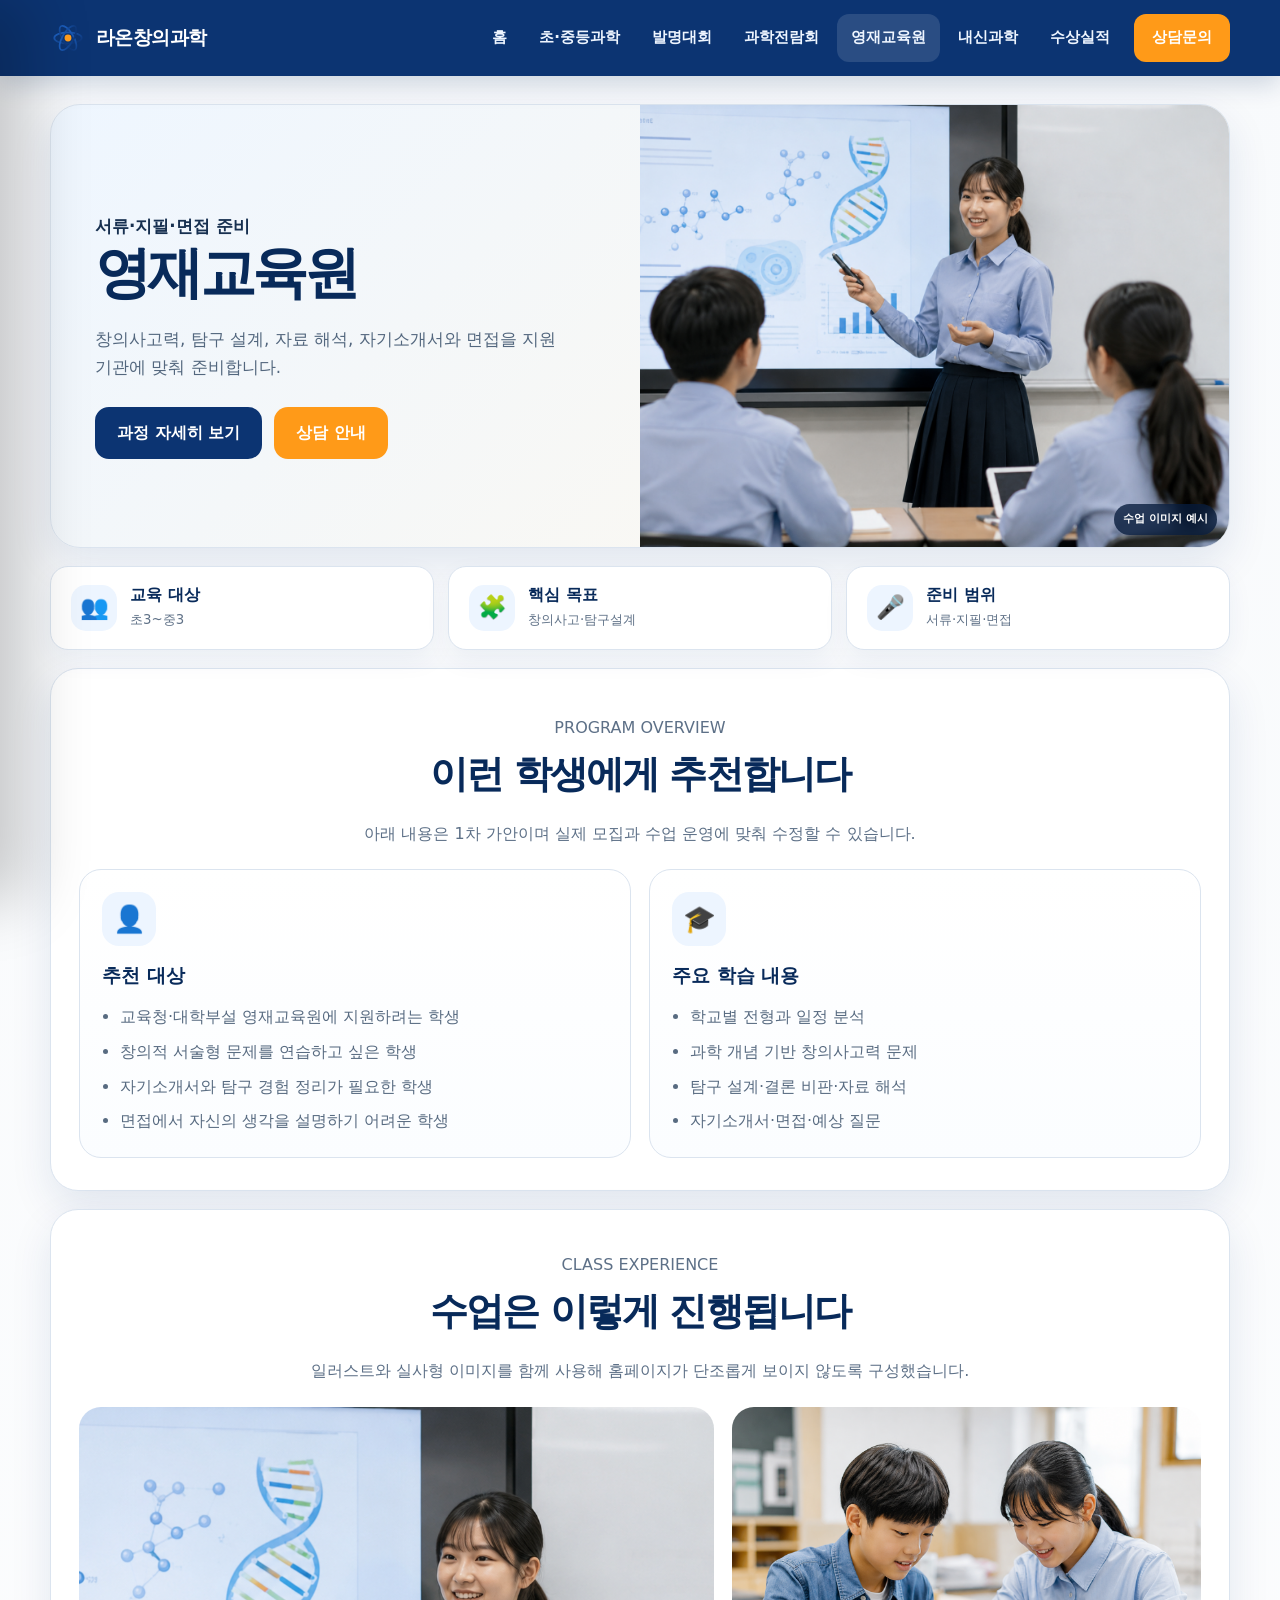
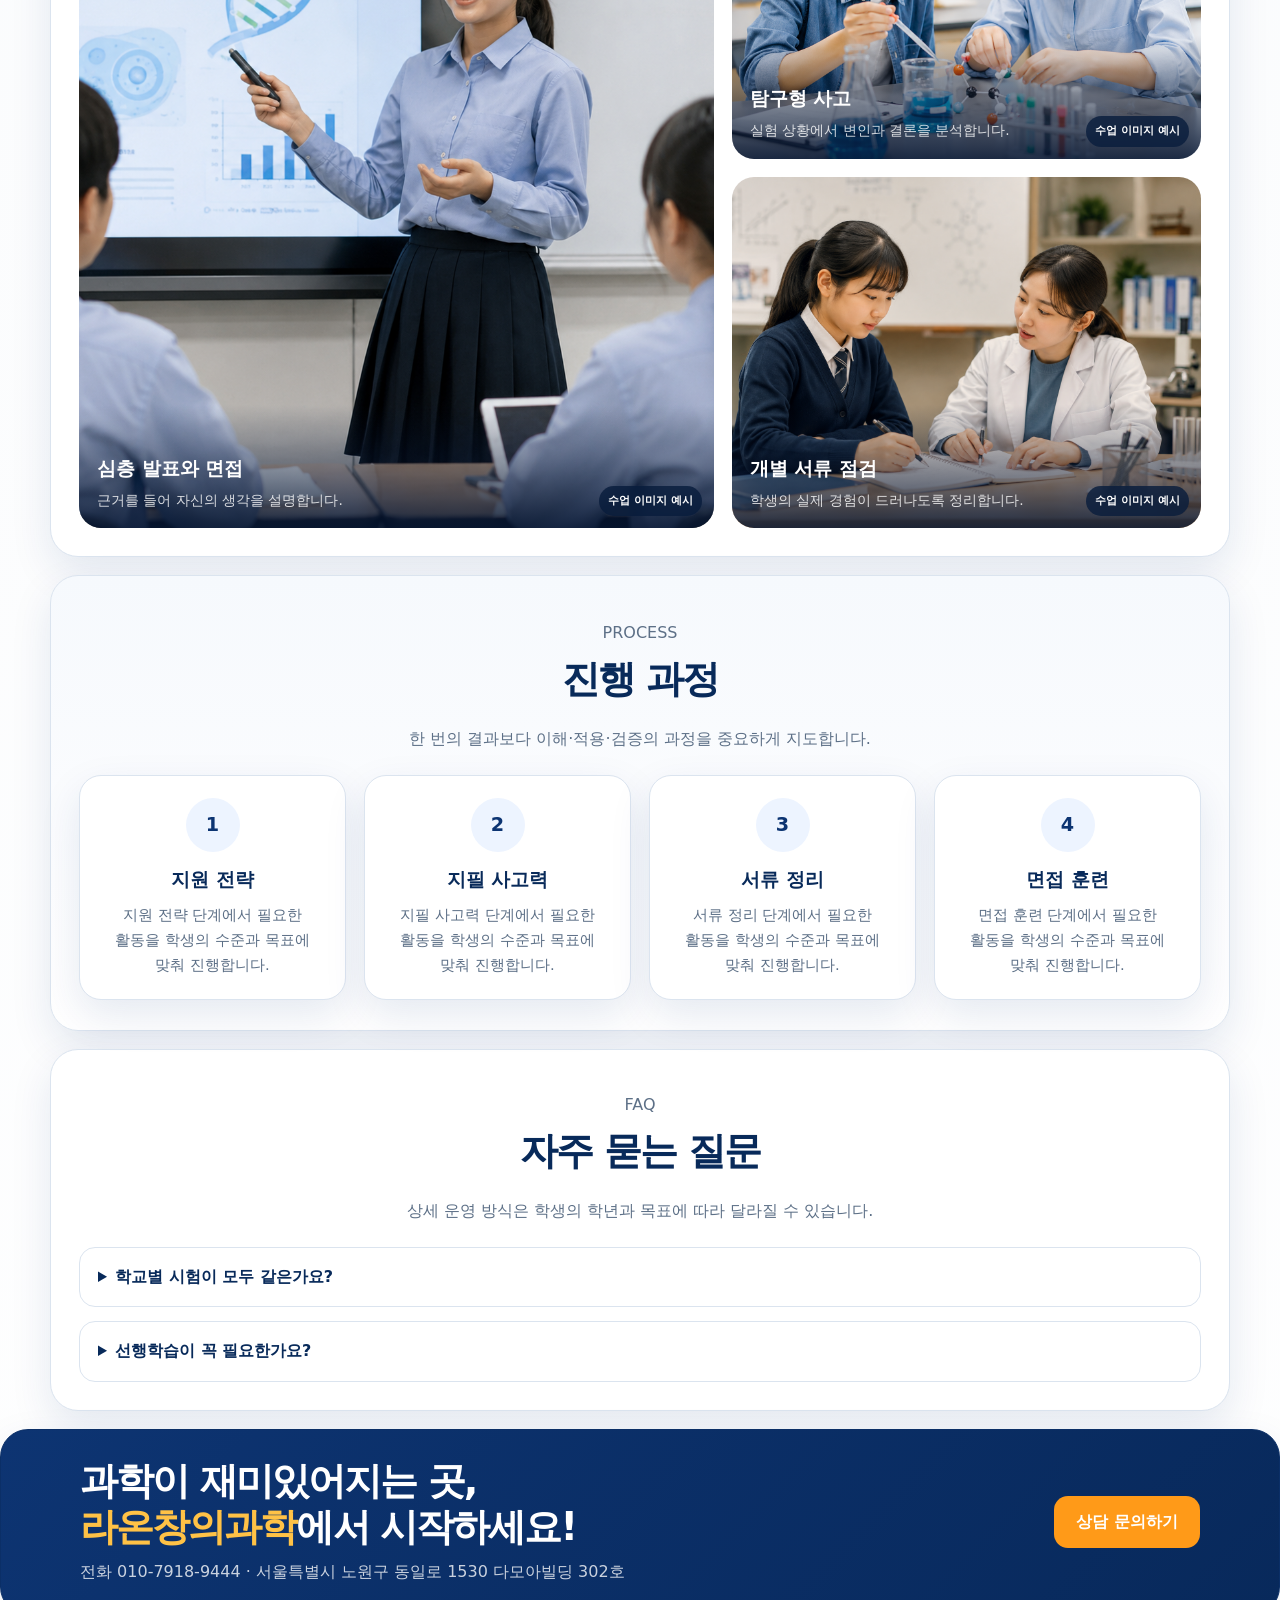
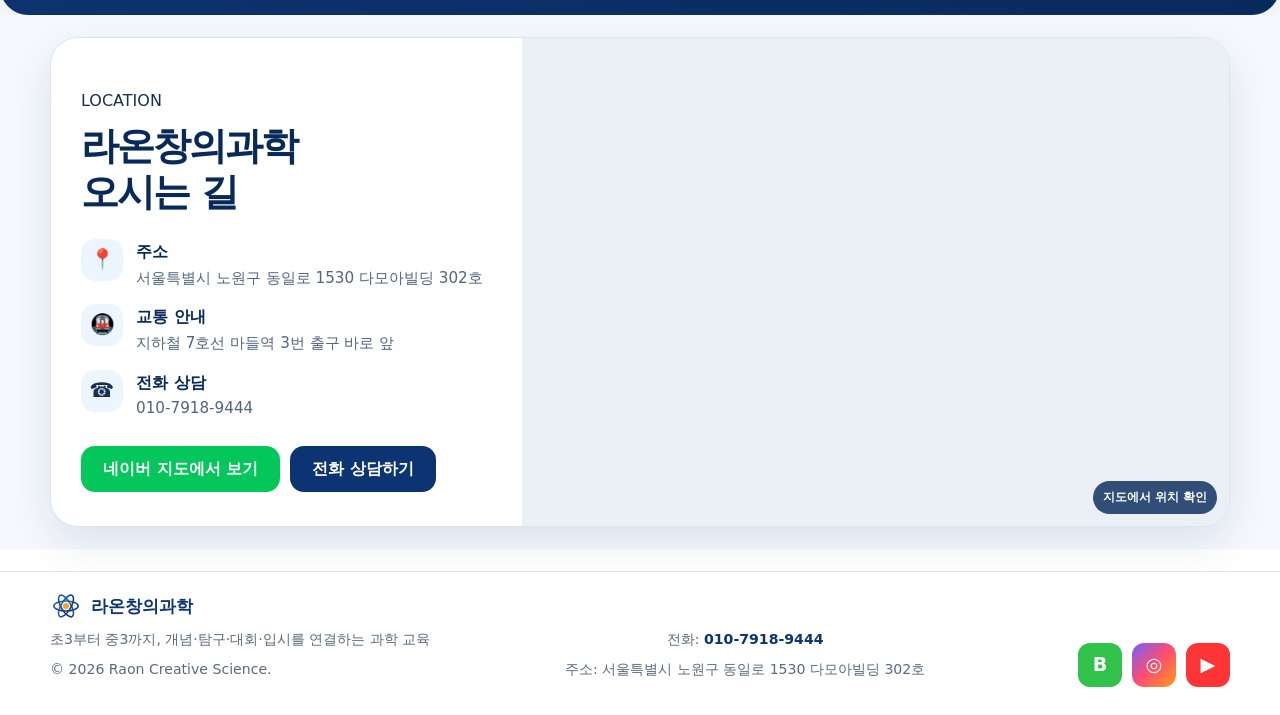
<file: academy/gifted.html>
<!doctype html><html lang="ko"><head>
<meta charset="utf-8"><meta name="viewport" content="width=device-width,initial-scale=1">
<meta name="description" content="라온창의과학 영재교육원">
<title>영재교육원 | 라온창의과학</title>
<link rel="icon" href="assets/favicon.svg">
<link rel="stylesheet" href="assets/style.css">
<script defer src="assets/script.js"></script>
</head><body>
<a class="skip" href="#main">본문 바로가기</a>
<header class="site-header">
  <div class="container header-inner">
    <a class="brand" href="index.html"><img src="assets/logo.svg" alt=""><span>라온창의과학</span></a>
    <nav class="desktop-nav" aria-label="주요 메뉴">
      <a class="" href="index.html">홈</a><a class="" href="science.html">초·중등과학</a><a class="" href="invention.html">발명대회</a><a class="" href="fair.html">과학전람회</a><a class="active" href="gifted.html">영재교육원</a><a class="" href="school.html">내신과학</a>
      <a href="achievements.html">수상실적</a><a href="consulting.html" class="contact-link">상담문의</a>
    </nav>
    <button class="menu-btn" aria-label="전체 메뉴 열기" aria-expanded="false"><span></span><span></span><span></span></button>
  </div>
</header>
<div class="drawer-backdrop"></div>
<aside class="mobile-drawer" aria-label="모바일 전체 메뉴">
  <div class="drawer-head">
    <a class="drawer-brand" href="index.html"><img src="assets/logo.svg" alt=""><span>라온창의과학</span></a>
    <button class="close-btn" aria-label="메뉴 닫기">×</button>
  </div>
  <nav class="drawer-nav">
    <a href="index.html">홈</a>
    <div class="drawer-group-title">교육 과정</div>
    <a href="science.html">초·중등과학</a>
    <a href="invention.html">발명대회</a>
    <a href="fair.html">과학전람회</a>
    <a href="gifted.html">영재교육원</a>
    <a href="school.html">내신과학</a>
    <a href="admissions.html">입시과학</a>
    <a href="consulting.html">입시상담</a>
    <div class="drawer-group-title">학원 안내</div>
    <a href="about.html">교육 철학·학원 소개</a>
    <a href="achievements.html">수상·합격 실적</a>
  </nav>
</aside><main id="main">
<section class="sub-hero">
  <div class="container">
    <div class="sub-card reveal">
      <div class="sub-hero-grid">
        <div class="sub-copy">
          <p class="eyebrow">서류·지필·면접 준비</p>
          <h1>영재교육원</h1>
          <p>창의사고력, 탐구 설계, 자료 해석, 자기소개서와 면접을 지원 기관에 맞춰 준비합니다.</p>
          <div class="hero-actions"><a class="btn btn-primary" href="#detail">과정 자세히 보기</a><a class="btn btn-orange" href="consulting.html">상담 안내</a></div>
        </div>
        <div class="image-frame sub-photo">
          <img src="assets/teach-real-3.png" alt="영재교육원 수업 장면 예시">
          <span class="image-label">수업 이미지 예시</span>
        </div>
      </div>
    </div>
    <div class="quick-facts"><div class="quick-fact reveal"><span>👥</span><div><strong>교육 대상</strong><small>초3~중3</small></div></div><div class="quick-fact reveal"><span>🧩</span><div><strong>핵심 목표</strong><small>창의사고·탐구설계</small></div></div><div class="quick-fact reveal"><span>🎤</span><div><strong>준비 범위</strong><small>서류·지필·면접</small></div></div></div>
  </div>
</section>

<section class="section" id="detail">
  <div class="container">
    <div class="detail-panel">
      <div class="section-head reveal"><p class="section-kicker">PROGRAM OVERVIEW</p><h2>이런 학생에게 추천합니다</h2><p>아래 내용은 1차 가안이며 실제 모집과 수업 운영에 맞춰 수정할 수 있습니다.</p></div>
      <div class="detail-grid">
        <article class="detail-card reveal"><div class="card-icon">👤</div><h3>추천 대상</h3><ul><li>교육청·대학부설 영재교육원에 지원하려는 학생</li><li>창의적 서술형 문제를 연습하고 싶은 학생</li><li>자기소개서와 탐구 경험 정리가 필요한 학생</li><li>면접에서 자신의 생각을 설명하기 어려운 학생</li></ul></article>
        <article class="detail-card reveal"><div class="card-icon">🎓</div><h3>주요 학습 내용</h3><ul><li>학교별 전형과 일정 분석</li><li>과학 개념 기반 창의사고력 문제</li><li>탐구 설계·결론 비판·자료 해석</li><li>자기소개서·면접·예상 질문</li></ul></article>
      </div>
    </div>
  </div>
</section>

<section class="photo-section">
  <div class="container">
    <div class="photo-panel">
      <div class="section-head reveal"><p class="section-kicker">CLASS EXPERIENCE</p><h2>수업은 이렇게 진행됩니다</h2><p>일러스트와 실사형 이미지를 함께 사용해 홈페이지가 단조롭게 보이지 않도록 구성했습니다.</p></div>
      
      <div class="photo-grid">
        <div class="image-frame photo-large reveal">
          <img src="assets/teach-real-3.png" alt="심층 발표와 면접">
          <span class="image-label">수업 이미지 예시</span>
          <div class="photo-caption"><strong>심층 발표와 면접</strong><span>근거를 들어 자신의 생각을 설명합니다.</span></div>
        </div>
        <div class="photo-stack">
          <div class="image-frame photo-small reveal">
            <img src="assets/teach-real-1.png" alt="탐구형 사고">
            <span class="image-label">수업 이미지 예시</span>
            <div class="photo-caption"><strong>탐구형 사고</strong><span>실험 상황에서 변인과 결론을 분석합니다.</span></div>
          </div>
          <div class="image-frame photo-small reveal">
            <img src="assets/teach-real-4.png" alt="개별 서류 점검">
            <span class="image-label">수업 이미지 예시</span>
            <div class="photo-caption"><strong>개별 서류 점검</strong><span>학생의 실제 경험이 드러나도록 정리합니다.</span></div>
          </div>
        </div>
      </div>
    </div>
  </div>
</section>

<section class="section">
  <div class="container">
    <div class="process-panel">
      <div class="section-head reveal"><p class="section-kicker">PROCESS</p><h2>진행 과정</h2><p>한 번의 결과보다 이해·적용·검증의 과정을 중요하게 지도합니다.</p></div>
      <div class="timeline"><article class="step reveal"><b>1</b><h3>지원 전략</h3><p>지원 전략 단계에서 필요한 활동을 학생의 수준과 목표에 맞춰 진행합니다.</p></article><article class="step reveal"><b>2</b><h3>지필 사고력</h3><p>지필 사고력 단계에서 필요한 활동을 학생의 수준과 목표에 맞춰 진행합니다.</p></article><article class="step reveal"><b>3</b><h3>서류 정리</h3><p>서류 정리 단계에서 필요한 활동을 학생의 수준과 목표에 맞춰 진행합니다.</p></article><article class="step reveal"><b>4</b><h3>면접 훈련</h3><p>면접 훈련 단계에서 필요한 활동을 학생의 수준과 목표에 맞춰 진행합니다.</p></article></div>
    </div>
  </div>
</section>

<section class="section">
  <div class="container">
    <div class="faq-panel">
      <div class="section-head reveal"><p class="section-kicker">FAQ</p><h2>자주 묻는 질문</h2><p>상세 운영 방식은 학생의 학년과 목표에 따라 달라질 수 있습니다.</p></div>
      <div class="faq reveal"><details><summary>학교별 시험이 모두 같은가요?</summary><p>기관별로 서류, 지필, 창의인성, 심층면접 방식이 다르므로 지원 기관에 맞춰 준비합니다.</p></details><details><summary>선행학습이 꼭 필요한가요?</summary><p>단순한 선행보다 제시 자료를 해석하고 과학적으로 설명하는 능력을 우선합니다.</p></details></div>
    </div>
  </div>
</section>
</main>
<section class="cta-strip" style="margin:0">
  <div class="container cta-inner">
    <div class="cta-copy">
      <h2>과학이 재미있어지는 곳,<br><span>라온창의과학</span>에서 시작하세요!</h2>
      <p>전화 010-7918-9444 · 서울특별시 노원구 동일로 1530 다모아빌딩 302호</p>
    </div>
    <a class="btn btn-orange" href="consulting.html">상담 문의하기</a>
  </div>
</section>

<section class="location-section" id="location">
  <div class="container">
    <div class="location-card reveal">
      <div class="location-info">
        <p class="section-kicker">LOCATION</p>
        <h2>라온창의과학<br>오시는 길</h2>
        <div class="contact-list">
          <div class="contact-row">
            <div class="contact-icon">📍</div>
            <div><strong>주소</strong><span>서울특별시 노원구 동일로 1530 다모아빌딩 302호</span></div>
          </div>
          <div class="contact-row">
            <div class="contact-icon">🚇</div>
            <div><strong>교통 안내</strong><span>지하철 7호선 마들역 3번 출구 바로 앞</span></div>
          </div>
          <div class="contact-row">
            <div class="contact-icon">☎</div>
            <div><strong>전화 상담</strong><a href="tel:01079189444">010-7918-9444</a></div>
          </div>
        </div>
        <div class="location-actions">
          <a class="btn btn-naver" href="https://map.naver.com/p/search/%EC%84%9C%EC%9A%B8%ED%8A%B9%EB%B3%84%EC%8B%9C%20%EB%85%B8%EC%9B%90%EA%B5%AC%20%EB%8F%99%EC%9D%BC%EB%A1%9C%201530%20%EB%8B%A4%EB%AA%A8%EC%95%84%EB%B9%8C%EB%94%A9%20302%ED%98%B8" target="_blank" rel="noopener noreferrer">네이버 지도에서 보기</a>
          <a class="btn btn-primary" href="tel:01079189444">전화 상담하기</a>
        </div>
      </div>
      <div class="map-wrap">
        <iframe
          title="라온창의과학 위치 지도"
          src="https://www.openstreetmap.org/export/embed.html?bbox=127.05480999999999%2C37.662839999999996%2C127.06121%2C37.66724&layer=mapnik&marker=37.66504%2C127.05801"
          loading="lazy"
          referrerpolicy="no-referrer-when-downgrade">
        </iframe>
        <span class="map-badge">지도에서 위치 확인</span>
      </div>
    </div>
  </div>
</section>

<footer class="footer">
  <div class="container footer-grid">
    <div>
      <div class="footer-brand"><img src="assets/logo.svg" alt=""><span>라온창의과학</span></div>
      <p>초3부터 중3까지, 개념·탐구·대회·입시를 연결하는 과학 교육</p>
      <p>© <span data-year></span> Raon Creative Science.</p>
    </div>
    <div class="policy"><p>전화: <a class="contact-link-text" href="tel:01079189444">010-7918-9444</a></p><p>주소: 서울특별시 노원구 동일로 1530 다모아빌딩 302호</p></div>
    <div class="socials"><div class="social blog">B</div><div class="social insta">◎</div><div class="social youtube">▶</div></div>
  </div>
</footer>
<nav class="mobile-bottom" aria-label="모바일 빠른 메뉴">
  <a href="index.html"><span>⌂</span><span>홈</span></a>
  <a href="index.html#programs"><span>▦</span><span>교육과정</span></a>
  <a href="tel:01079189444"><span>☏</span><span>전화하기</span></a>
  <a href="about.html"><span>◎</span><span>학원소개</span></a>
</nav></body></html>
</file>
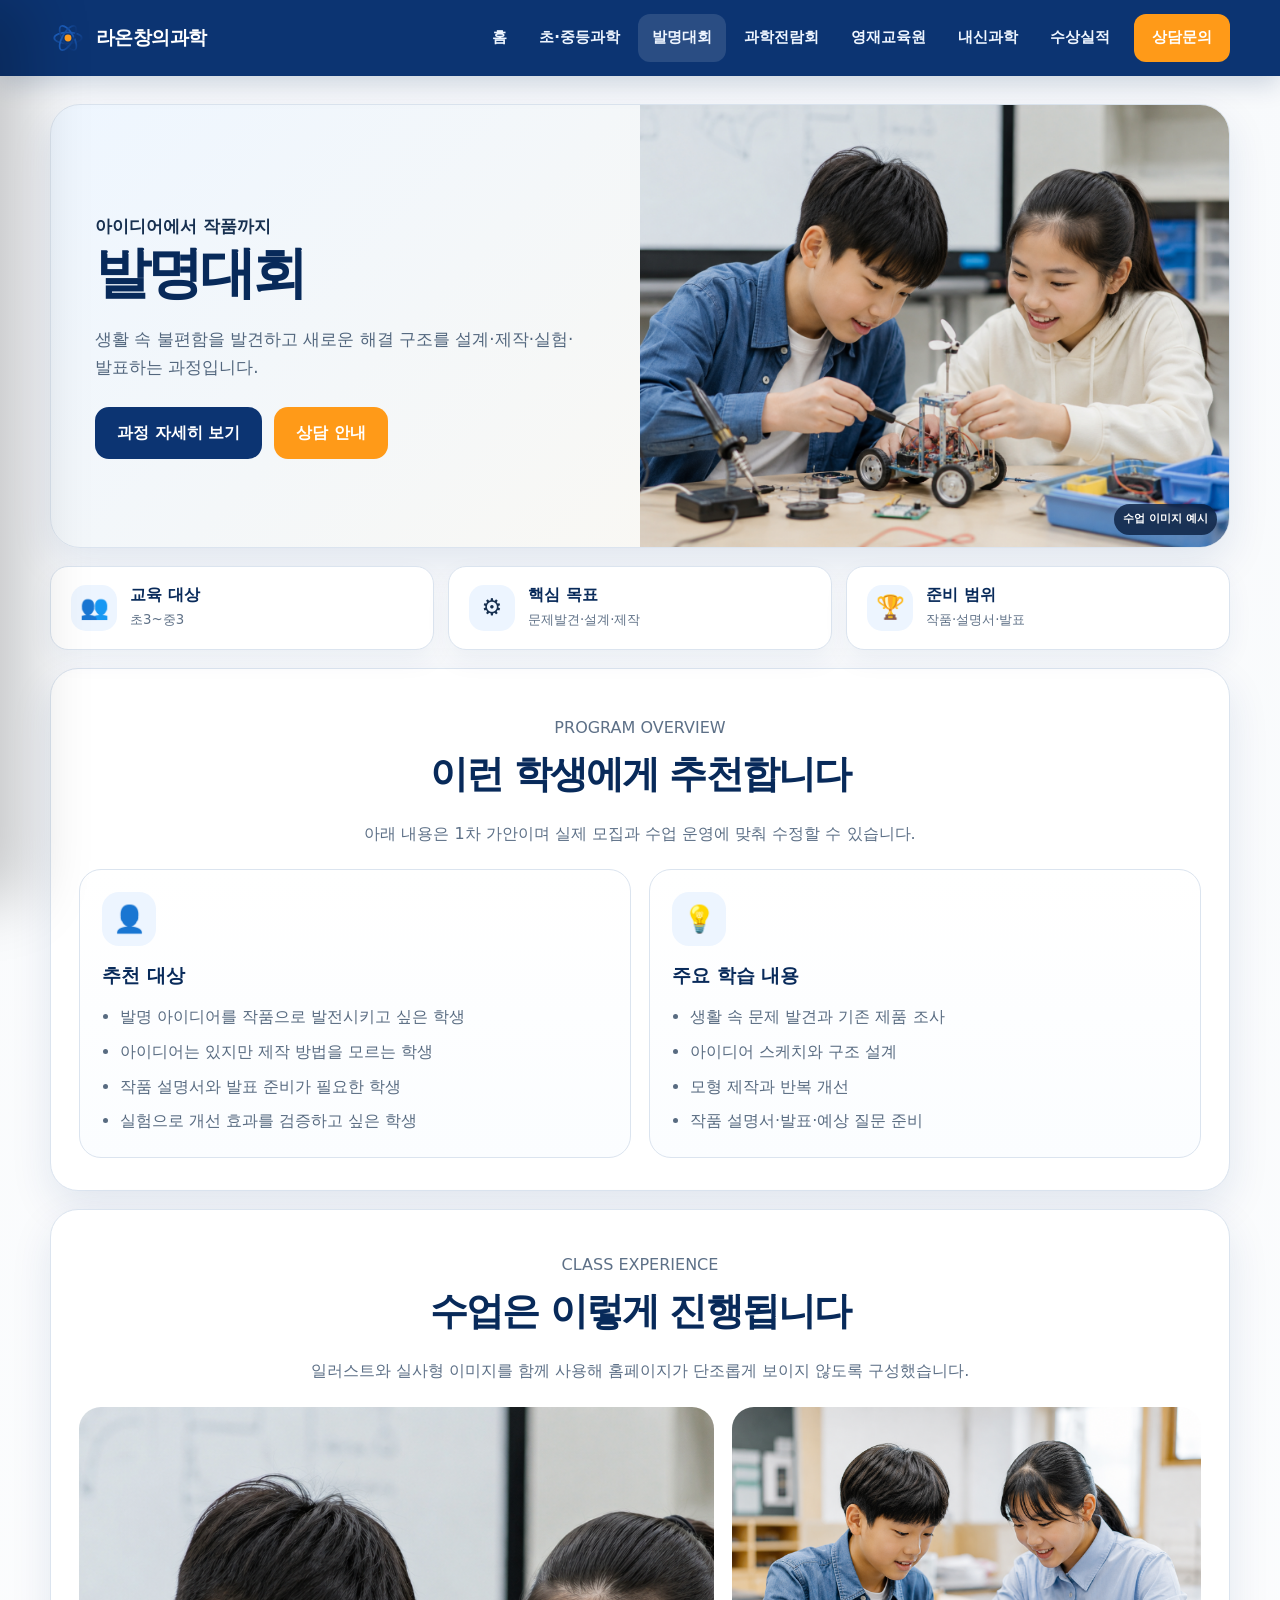
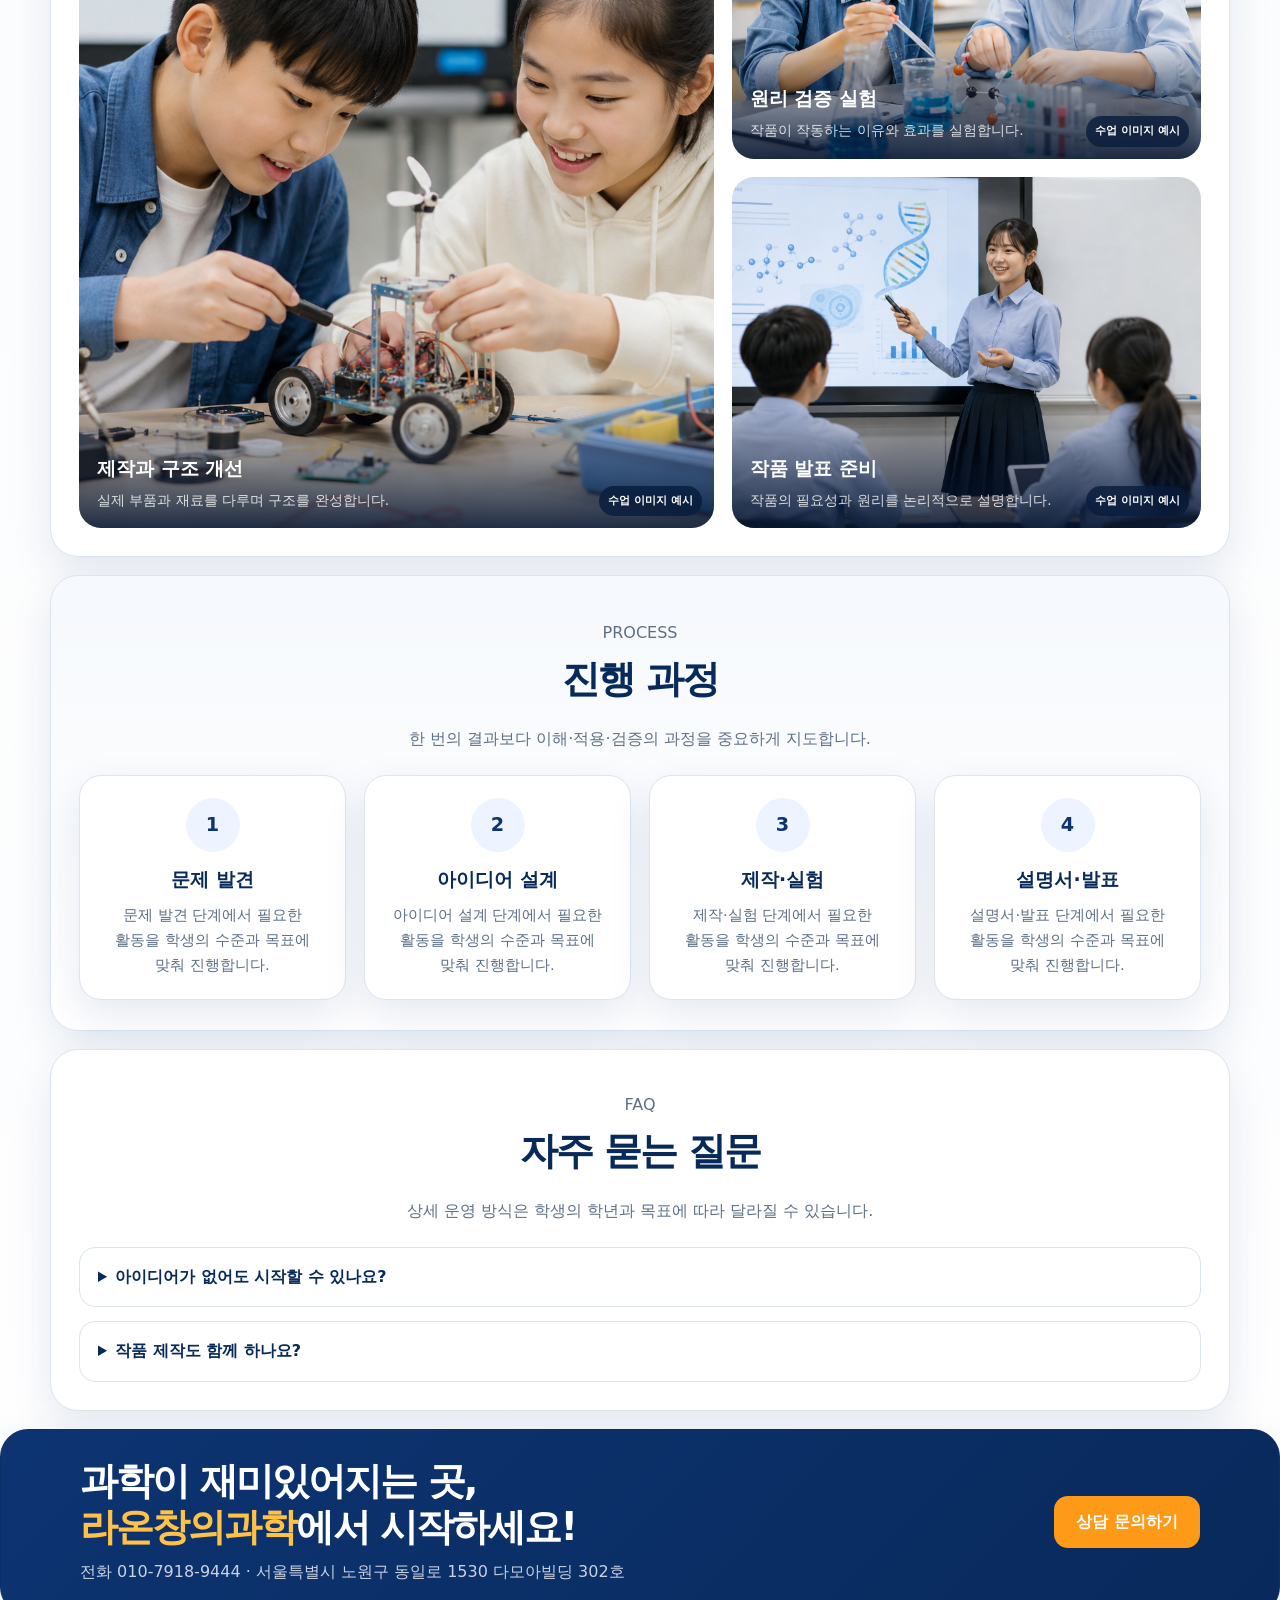
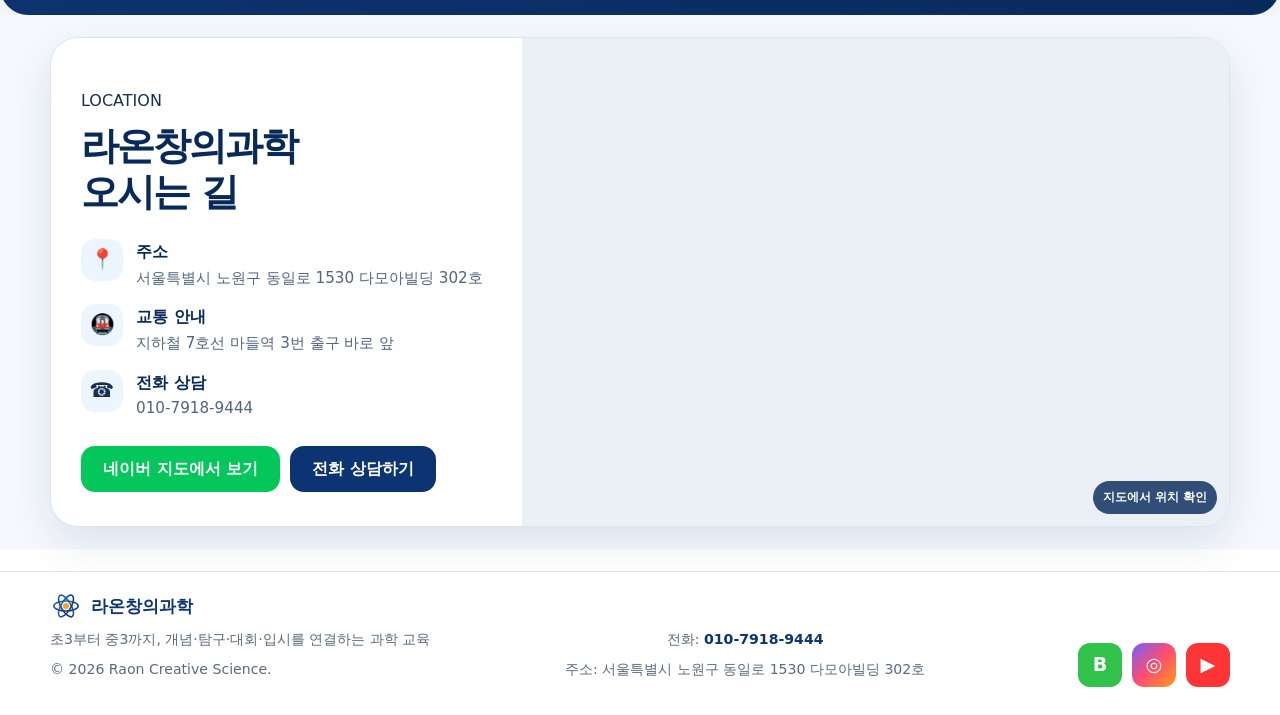
<file: academy/invention.html>
<!doctype html><html lang="ko"><head>
<meta charset="utf-8"><meta name="viewport" content="width=device-width,initial-scale=1">
<meta name="description" content="라온창의과학 발명대회">
<title>발명대회 | 라온창의과학</title>
<link rel="icon" href="assets/favicon.svg">
<link rel="stylesheet" href="assets/style.css">
<script defer src="assets/script.js"></script>
</head><body>
<a class="skip" href="#main">본문 바로가기</a>
<header class="site-header">
  <div class="container header-inner">
    <a class="brand" href="index.html"><img src="assets/logo.svg" alt=""><span>라온창의과학</span></a>
    <nav class="desktop-nav" aria-label="주요 메뉴">
      <a class="" href="index.html">홈</a><a class="" href="science.html">초·중등과학</a><a class="active" href="invention.html">발명대회</a><a class="" href="fair.html">과학전람회</a><a class="" href="gifted.html">영재교육원</a><a class="" href="school.html">내신과학</a>
      <a href="achievements.html">수상실적</a><a href="consulting.html" class="contact-link">상담문의</a>
    </nav>
    <button class="menu-btn" aria-label="전체 메뉴 열기" aria-expanded="false"><span></span><span></span><span></span></button>
  </div>
</header>
<div class="drawer-backdrop"></div>
<aside class="mobile-drawer" aria-label="모바일 전체 메뉴">
  <div class="drawer-head">
    <a class="drawer-brand" href="index.html"><img src="assets/logo.svg" alt=""><span>라온창의과학</span></a>
    <button class="close-btn" aria-label="메뉴 닫기">×</button>
  </div>
  <nav class="drawer-nav">
    <a href="index.html">홈</a>
    <div class="drawer-group-title">교육 과정</div>
    <a href="science.html">초·중등과학</a>
    <a href="invention.html">발명대회</a>
    <a href="fair.html">과학전람회</a>
    <a href="gifted.html">영재교육원</a>
    <a href="school.html">내신과학</a>
    <a href="admissions.html">입시과학</a>
    <a href="consulting.html">입시상담</a>
    <div class="drawer-group-title">학원 안내</div>
    <a href="about.html">교육 철학·학원 소개</a>
    <a href="achievements.html">수상·합격 실적</a>
  </nav>
</aside><main id="main">
<section class="sub-hero">
  <div class="container">
    <div class="sub-card reveal">
      <div class="sub-hero-grid">
        <div class="sub-copy">
          <p class="eyebrow">아이디어에서 작품까지</p>
          <h1>발명대회</h1>
          <p>생활 속 불편함을 발견하고 새로운 해결 구조를 설계·제작·실험·발표하는 과정입니다.</p>
          <div class="hero-actions"><a class="btn btn-primary" href="#detail">과정 자세히 보기</a><a class="btn btn-orange" href="consulting.html">상담 안내</a></div>
        </div>
        <div class="image-frame sub-photo">
          <img src="assets/teach-real-2.png" alt="발명대회 수업 장면 예시">
          <span class="image-label">수업 이미지 예시</span>
        </div>
      </div>
    </div>
    <div class="quick-facts"><div class="quick-fact reveal"><span>👥</span><div><strong>교육 대상</strong><small>초3~중3</small></div></div><div class="quick-fact reveal"><span>⚙️</span><div><strong>핵심 목표</strong><small>문제발견·설계·제작</small></div></div><div class="quick-fact reveal"><span>🏆</span><div><strong>준비 범위</strong><small>작품·설명서·발표</small></div></div></div>
  </div>
</section>

<section class="section" id="detail">
  <div class="container">
    <div class="detail-panel">
      <div class="section-head reveal"><p class="section-kicker">PROGRAM OVERVIEW</p><h2>이런 학생에게 추천합니다</h2><p>아래 내용은 1차 가안이며 실제 모집과 수업 운영에 맞춰 수정할 수 있습니다.</p></div>
      <div class="detail-grid">
        <article class="detail-card reveal"><div class="card-icon">👤</div><h3>추천 대상</h3><ul><li>발명 아이디어를 작품으로 발전시키고 싶은 학생</li><li>아이디어는 있지만 제작 방법을 모르는 학생</li><li>작품 설명서와 발표 준비가 필요한 학생</li><li>실험으로 개선 효과를 검증하고 싶은 학생</li></ul></article>
        <article class="detail-card reveal"><div class="card-icon">💡</div><h3>주요 학습 내용</h3><ul><li>생활 속 문제 발견과 기존 제품 조사</li><li>아이디어 스케치와 구조 설계</li><li>모형 제작과 반복 개선</li><li>작품 설명서·발표·예상 질문 준비</li></ul></article>
      </div>
    </div>
  </div>
</section>

<section class="photo-section">
  <div class="container">
    <div class="photo-panel">
      <div class="section-head reveal"><p class="section-kicker">CLASS EXPERIENCE</p><h2>수업은 이렇게 진행됩니다</h2><p>일러스트와 실사형 이미지를 함께 사용해 홈페이지가 단조롭게 보이지 않도록 구성했습니다.</p></div>
      
      <div class="photo-grid">
        <div class="image-frame photo-large reveal">
          <img src="assets/teach-real-2.png" alt="제작과 구조 개선">
          <span class="image-label">수업 이미지 예시</span>
          <div class="photo-caption"><strong>제작과 구조 개선</strong><span>실제 부품과 재료를 다루며 구조를 완성합니다.</span></div>
        </div>
        <div class="photo-stack">
          <div class="image-frame photo-small reveal">
            <img src="assets/teach-real-1.png" alt="원리 검증 실험">
            <span class="image-label">수업 이미지 예시</span>
            <div class="photo-caption"><strong>원리 검증 실험</strong><span>작품이 작동하는 이유와 효과를 실험합니다.</span></div>
          </div>
          <div class="image-frame photo-small reveal">
            <img src="assets/teach-real-3.png" alt="작품 발표 준비">
            <span class="image-label">수업 이미지 예시</span>
            <div class="photo-caption"><strong>작품 발표 준비</strong><span>작품의 필요성과 원리를 논리적으로 설명합니다.</span></div>
          </div>
        </div>
      </div>
    </div>
  </div>
</section>

<section class="section">
  <div class="container">
    <div class="process-panel">
      <div class="section-head reveal"><p class="section-kicker">PROCESS</p><h2>진행 과정</h2><p>한 번의 결과보다 이해·적용·검증의 과정을 중요하게 지도합니다.</p></div>
      <div class="timeline"><article class="step reveal"><b>1</b><h3>문제 발견</h3><p>문제 발견 단계에서 필요한 활동을 학생의 수준과 목표에 맞춰 진행합니다.</p></article><article class="step reveal"><b>2</b><h3>아이디어 설계</h3><p>아이디어 설계 단계에서 필요한 활동을 학생의 수준과 목표에 맞춰 진행합니다.</p></article><article class="step reveal"><b>3</b><h3>제작·실험</h3><p>제작·실험 단계에서 필요한 활동을 학생의 수준과 목표에 맞춰 진행합니다.</p></article><article class="step reveal"><b>4</b><h3>설명서·발표</h3><p>설명서·발표 단계에서 필요한 활동을 학생의 수준과 목표에 맞춰 진행합니다.</p></article></div>
    </div>
  </div>
</section>

<section class="section">
  <div class="container">
    <div class="faq-panel">
      <div class="section-head reveal"><p class="section-kicker">FAQ</p><h2>자주 묻는 질문</h2><p>상세 운영 방식은 학생의 학년과 목표에 따라 달라질 수 있습니다.</p></div>
      <div class="faq reveal"><details><summary>아이디어가 없어도 시작할 수 있나요?</summary><p>관찰 활동과 생활 불편 탐색부터 시작해 학생이 직접 문제를 찾도록 돕습니다.</p></details><details><summary>작품 제작도 함께 하나요?</summary><p>재료 선택, 구조 설계, 3D 프린팅과 간단한 전자 장치 등 필요한 제작 과정을 지도합니다.</p></details></div>
    </div>
  </div>
</section>
</main>
<section class="cta-strip" style="margin:0">
  <div class="container cta-inner">
    <div class="cta-copy">
      <h2>과학이 재미있어지는 곳,<br><span>라온창의과학</span>에서 시작하세요!</h2>
      <p>전화 010-7918-9444 · 서울특별시 노원구 동일로 1530 다모아빌딩 302호</p>
    </div>
    <a class="btn btn-orange" href="consulting.html">상담 문의하기</a>
  </div>
</section>

<section class="location-section" id="location">
  <div class="container">
    <div class="location-card reveal">
      <div class="location-info">
        <p class="section-kicker">LOCATION</p>
        <h2>라온창의과학<br>오시는 길</h2>
        <div class="contact-list">
          <div class="contact-row">
            <div class="contact-icon">📍</div>
            <div><strong>주소</strong><span>서울특별시 노원구 동일로 1530 다모아빌딩 302호</span></div>
          </div>
          <div class="contact-row">
            <div class="contact-icon">🚇</div>
            <div><strong>교통 안내</strong><span>지하철 7호선 마들역 3번 출구 바로 앞</span></div>
          </div>
          <div class="contact-row">
            <div class="contact-icon">☎</div>
            <div><strong>전화 상담</strong><a href="tel:01079189444">010-7918-9444</a></div>
          </div>
        </div>
        <div class="location-actions">
          <a class="btn btn-naver" href="https://map.naver.com/p/search/%EC%84%9C%EC%9A%B8%ED%8A%B9%EB%B3%84%EC%8B%9C%20%EB%85%B8%EC%9B%90%EA%B5%AC%20%EB%8F%99%EC%9D%BC%EB%A1%9C%201530%20%EB%8B%A4%EB%AA%A8%EC%95%84%EB%B9%8C%EB%94%A9%20302%ED%98%B8" target="_blank" rel="noopener noreferrer">네이버 지도에서 보기</a>
          <a class="btn btn-primary" href="tel:01079189444">전화 상담하기</a>
        </div>
      </div>
      <div class="map-wrap">
        <iframe
          title="라온창의과학 위치 지도"
          src="https://www.openstreetmap.org/export/embed.html?bbox=127.05480999999999%2C37.662839999999996%2C127.06121%2C37.66724&layer=mapnik&marker=37.66504%2C127.05801"
          loading="lazy"
          referrerpolicy="no-referrer-when-downgrade">
        </iframe>
        <span class="map-badge">지도에서 위치 확인</span>
      </div>
    </div>
  </div>
</section>

<footer class="footer">
  <div class="container footer-grid">
    <div>
      <div class="footer-brand"><img src="assets/logo.svg" alt=""><span>라온창의과학</span></div>
      <p>초3부터 중3까지, 개념·탐구·대회·입시를 연결하는 과학 교육</p>
      <p>© <span data-year></span> Raon Creative Science.</p>
    </div>
    <div class="policy"><p>전화: <a class="contact-link-text" href="tel:01079189444">010-7918-9444</a></p><p>주소: 서울특별시 노원구 동일로 1530 다모아빌딩 302호</p></div>
    <div class="socials"><div class="social blog">B</div><div class="social insta">◎</div><div class="social youtube">▶</div></div>
  </div>
</footer>
<nav class="mobile-bottom" aria-label="모바일 빠른 메뉴">
  <a href="index.html"><span>⌂</span><span>홈</span></a>
  <a href="index.html#programs"><span>▦</span><span>교육과정</span></a>
  <a href="tel:01079189444"><span>☏</span><span>전화하기</span></a>
  <a href="about.html"><span>◎</span><span>학원소개</span></a>
</nav></body></html>
</file>
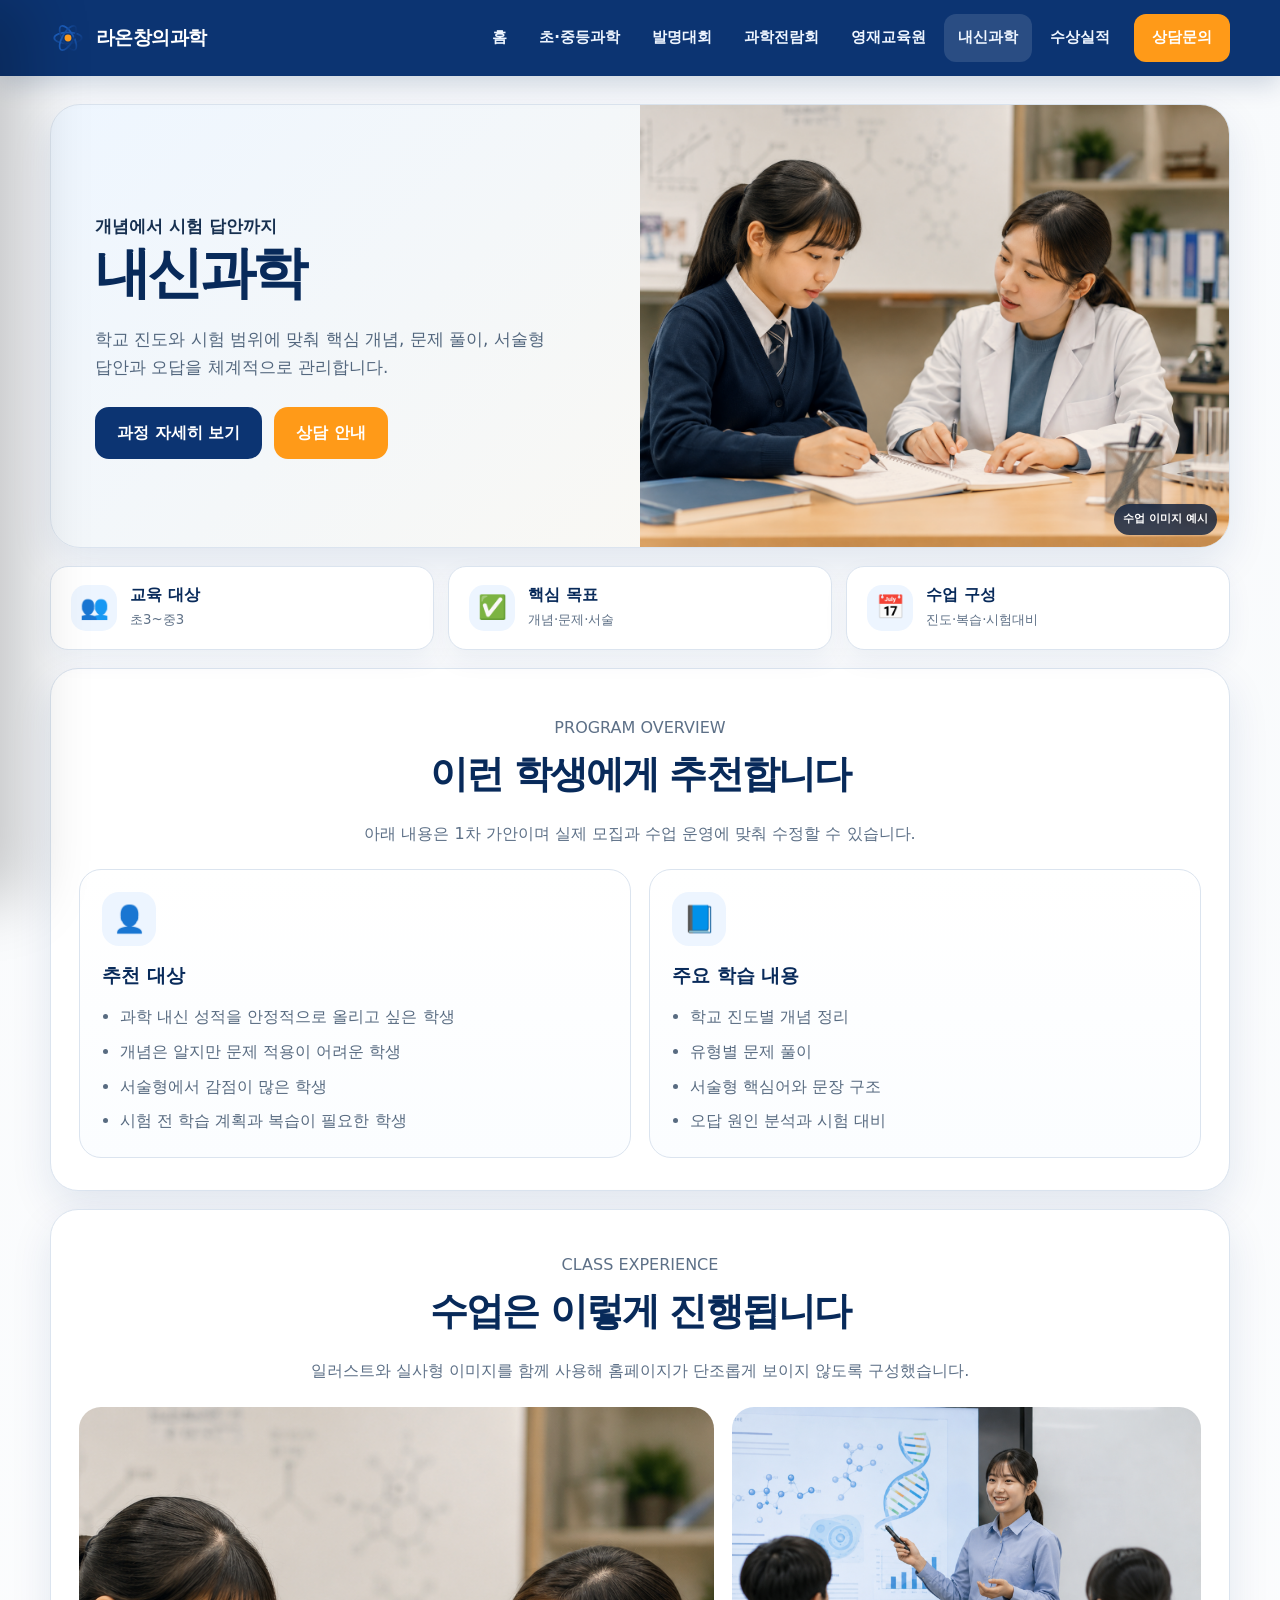
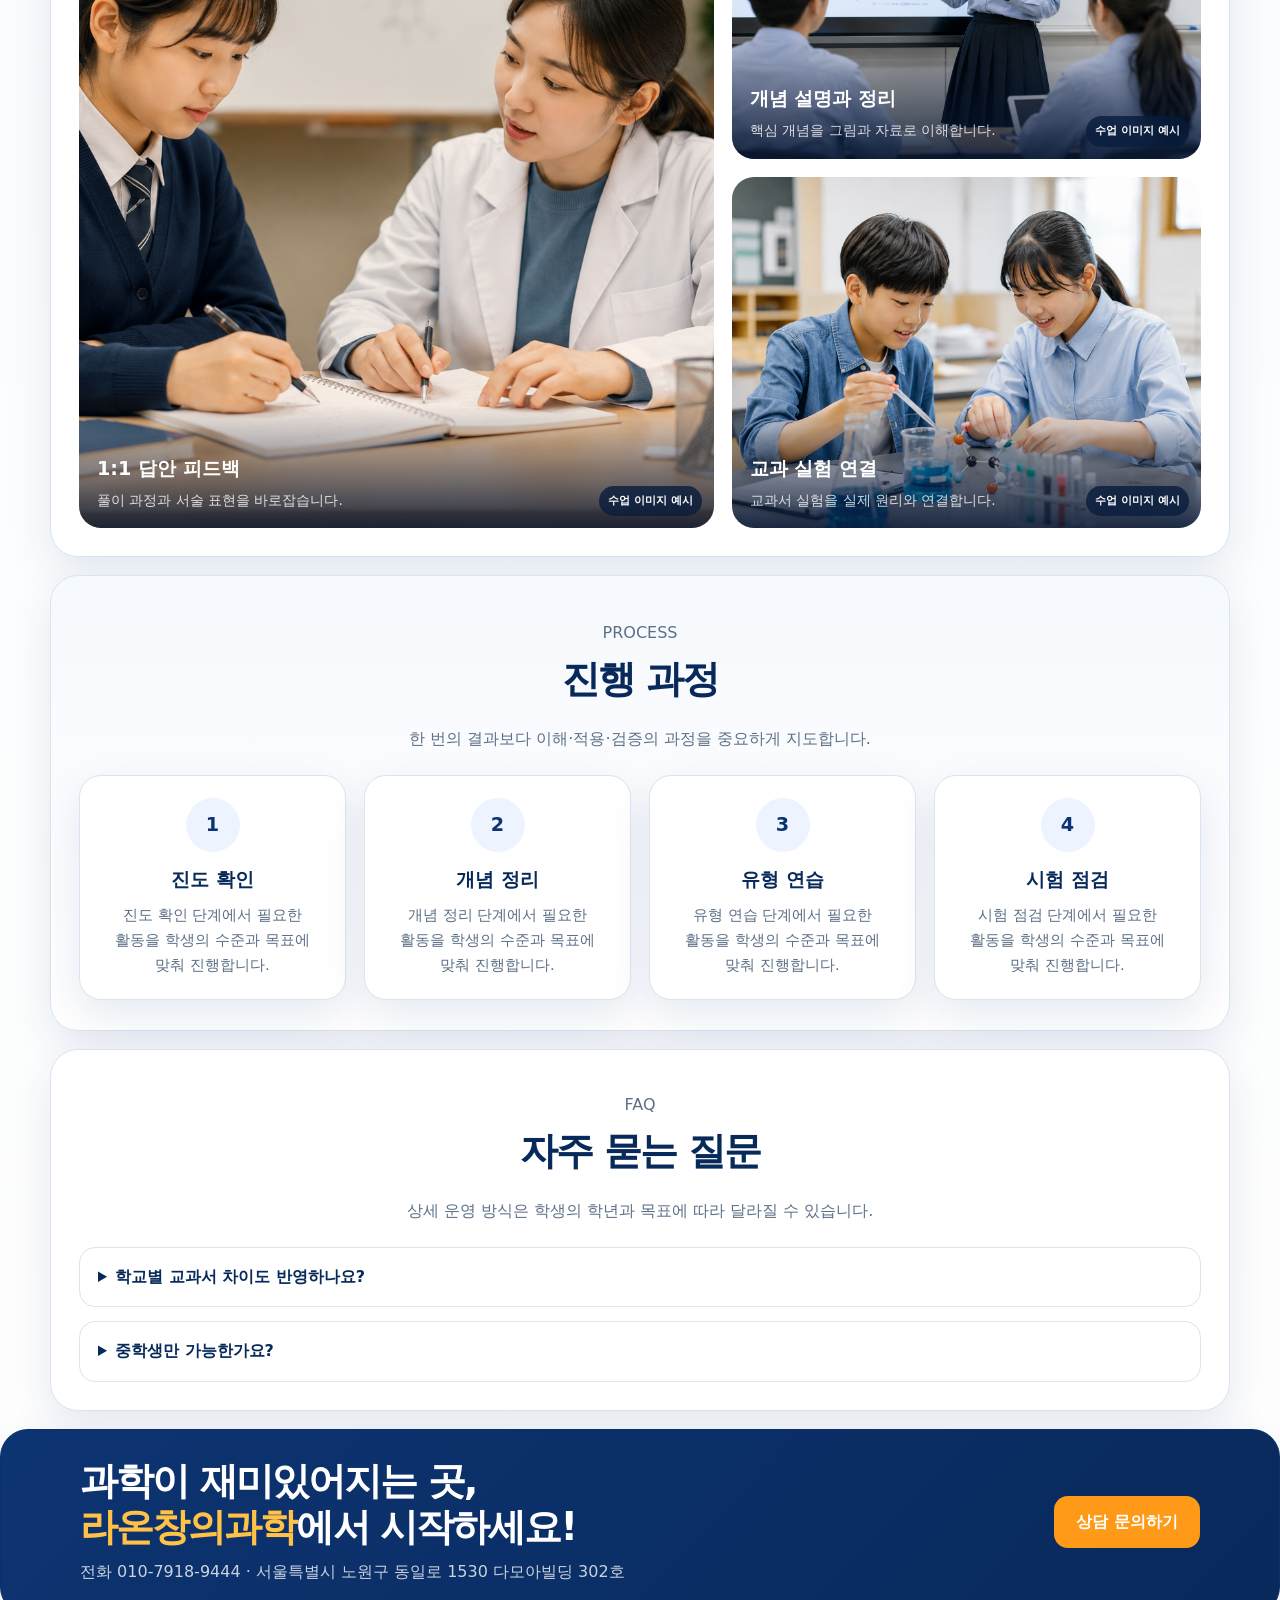
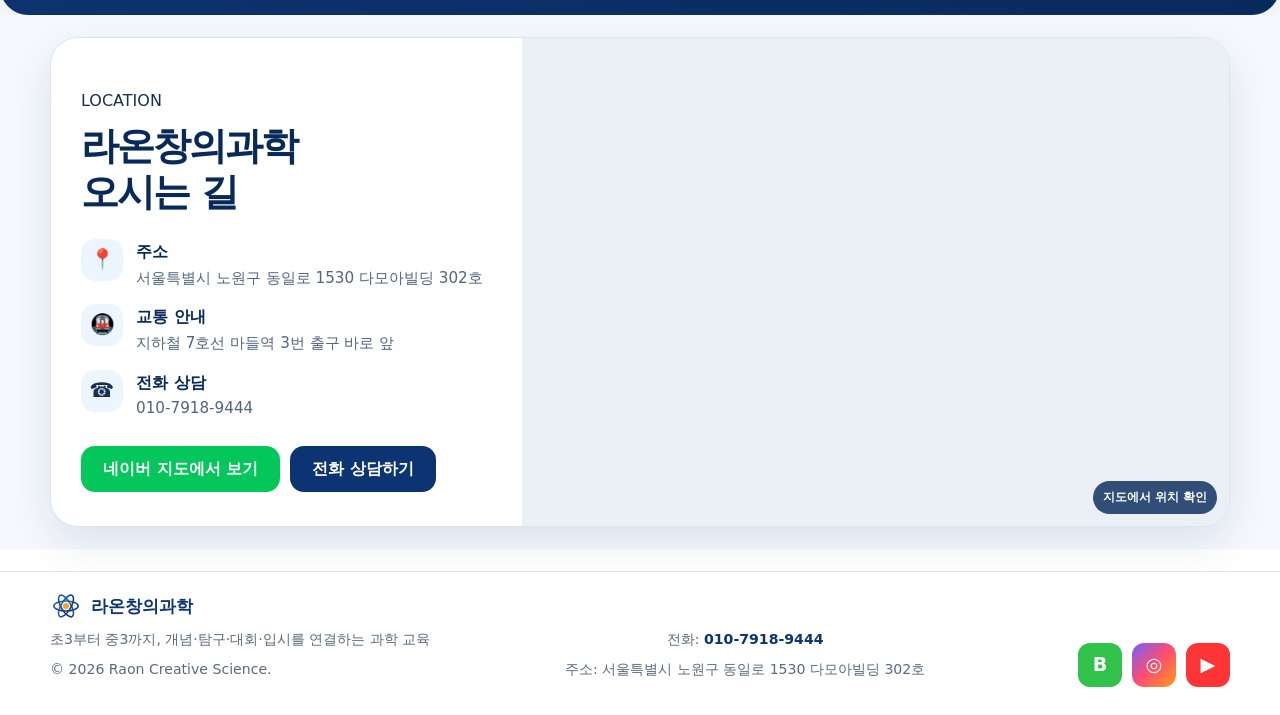
<file: academy/school.html>
<!doctype html><html lang="ko"><head>
<meta charset="utf-8"><meta name="viewport" content="width=device-width,initial-scale=1">
<meta name="description" content="라온창의과학 내신과학">
<title>내신과학 | 라온창의과학</title>
<link rel="icon" href="assets/favicon.svg">
<link rel="stylesheet" href="assets/style.css">
<script defer src="assets/script.js"></script>
</head><body>
<a class="skip" href="#main">본문 바로가기</a>
<header class="site-header">
  <div class="container header-inner">
    <a class="brand" href="index.html"><img src="assets/logo.svg" alt=""><span>라온창의과학</span></a>
    <nav class="desktop-nav" aria-label="주요 메뉴">
      <a class="" href="index.html">홈</a><a class="" href="science.html">초·중등과학</a><a class="" href="invention.html">발명대회</a><a class="" href="fair.html">과학전람회</a><a class="" href="gifted.html">영재교육원</a><a class="active" href="school.html">내신과학</a>
      <a href="achievements.html">수상실적</a><a href="consulting.html" class="contact-link">상담문의</a>
    </nav>
    <button class="menu-btn" aria-label="전체 메뉴 열기" aria-expanded="false"><span></span><span></span><span></span></button>
  </div>
</header>
<div class="drawer-backdrop"></div>
<aside class="mobile-drawer" aria-label="모바일 전체 메뉴">
  <div class="drawer-head">
    <a class="drawer-brand" href="index.html"><img src="assets/logo.svg" alt=""><span>라온창의과학</span></a>
    <button class="close-btn" aria-label="메뉴 닫기">×</button>
  </div>
  <nav class="drawer-nav">
    <a href="index.html">홈</a>
    <div class="drawer-group-title">교육 과정</div>
    <a href="science.html">초·중등과학</a>
    <a href="invention.html">발명대회</a>
    <a href="fair.html">과학전람회</a>
    <a href="gifted.html">영재교육원</a>
    <a href="school.html">내신과학</a>
    <a href="admissions.html">입시과학</a>
    <a href="consulting.html">입시상담</a>
    <div class="drawer-group-title">학원 안내</div>
    <a href="about.html">교육 철학·학원 소개</a>
    <a href="achievements.html">수상·합격 실적</a>
  </nav>
</aside><main id="main">
<section class="sub-hero">
  <div class="container">
    <div class="sub-card reveal">
      <div class="sub-hero-grid">
        <div class="sub-copy">
          <p class="eyebrow">개념에서 시험 답안까지</p>
          <h1>내신과학</h1>
          <p>학교 진도와 시험 범위에 맞춰 핵심 개념, 문제 풀이, 서술형 답안과 오답을 체계적으로 관리합니다.</p>
          <div class="hero-actions"><a class="btn btn-primary" href="#detail">과정 자세히 보기</a><a class="btn btn-orange" href="consulting.html">상담 안내</a></div>
        </div>
        <div class="image-frame sub-photo">
          <img src="assets/teach-real-4.png" alt="내신과학 수업 장면 예시">
          <span class="image-label">수업 이미지 예시</span>
        </div>
      </div>
    </div>
    <div class="quick-facts"><div class="quick-fact reveal"><span>👥</span><div><strong>교육 대상</strong><small>초3~중3</small></div></div><div class="quick-fact reveal"><span>✅</span><div><strong>핵심 목표</strong><small>개념·문제·서술</small></div></div><div class="quick-fact reveal"><span>📅</span><div><strong>수업 구성</strong><small>진도·복습·시험대비</small></div></div></div>
  </div>
</section>

<section class="section" id="detail">
  <div class="container">
    <div class="detail-panel">
      <div class="section-head reveal"><p class="section-kicker">PROGRAM OVERVIEW</p><h2>이런 학생에게 추천합니다</h2><p>아래 내용은 1차 가안이며 실제 모집과 수업 운영에 맞춰 수정할 수 있습니다.</p></div>
      <div class="detail-grid">
        <article class="detail-card reveal"><div class="card-icon">👤</div><h3>추천 대상</h3><ul><li>과학 내신 성적을 안정적으로 올리고 싶은 학생</li><li>개념은 알지만 문제 적용이 어려운 학생</li><li>서술형에서 감점이 많은 학생</li><li>시험 전 학습 계획과 복습이 필요한 학생</li></ul></article>
        <article class="detail-card reveal"><div class="card-icon">📘</div><h3>주요 학습 내용</h3><ul><li>학교 진도별 개념 정리</li><li>유형별 문제 풀이</li><li>서술형 핵심어와 문장 구조</li><li>오답 원인 분석과 시험 대비</li></ul></article>
      </div>
    </div>
  </div>
</section>

<section class="photo-section">
  <div class="container">
    <div class="photo-panel">
      <div class="section-head reveal"><p class="section-kicker">CLASS EXPERIENCE</p><h2>수업은 이렇게 진행됩니다</h2><p>일러스트와 실사형 이미지를 함께 사용해 홈페이지가 단조롭게 보이지 않도록 구성했습니다.</p></div>
      
      <div class="photo-grid">
        <div class="image-frame photo-large reveal">
          <img src="assets/teach-real-4.png" alt="1:1 답안 피드백">
          <span class="image-label">수업 이미지 예시</span>
          <div class="photo-caption"><strong>1:1 답안 피드백</strong><span>풀이 과정과 서술 표현을 바로잡습니다.</span></div>
        </div>
        <div class="photo-stack">
          <div class="image-frame photo-small reveal">
            <img src="assets/teach-real-3.png" alt="개념 설명과 정리">
            <span class="image-label">수업 이미지 예시</span>
            <div class="photo-caption"><strong>개념 설명과 정리</strong><span>핵심 개념을 그림과 자료로 이해합니다.</span></div>
          </div>
          <div class="image-frame photo-small reveal">
            <img src="assets/teach-real-1.png" alt="교과 실험 연결">
            <span class="image-label">수업 이미지 예시</span>
            <div class="photo-caption"><strong>교과 실험 연결</strong><span>교과서 실험을 실제 원리와 연결합니다.</span></div>
          </div>
        </div>
      </div>
    </div>
  </div>
</section>

<section class="section">
  <div class="container">
    <div class="process-panel">
      <div class="section-head reveal"><p class="section-kicker">PROCESS</p><h2>진행 과정</h2><p>한 번의 결과보다 이해·적용·검증의 과정을 중요하게 지도합니다.</p></div>
      <div class="timeline"><article class="step reveal"><b>1</b><h3>진도 확인</h3><p>진도 확인 단계에서 필요한 활동을 학생의 수준과 목표에 맞춰 진행합니다.</p></article><article class="step reveal"><b>2</b><h3>개념 정리</h3><p>개념 정리 단계에서 필요한 활동을 학생의 수준과 목표에 맞춰 진행합니다.</p></article><article class="step reveal"><b>3</b><h3>유형 연습</h3><p>유형 연습 단계에서 필요한 활동을 학생의 수준과 목표에 맞춰 진행합니다.</p></article><article class="step reveal"><b>4</b><h3>시험 점검</h3><p>시험 점검 단계에서 필요한 활동을 학생의 수준과 목표에 맞춰 진행합니다.</p></article></div>
    </div>
  </div>
</section>

<section class="section">
  <div class="container">
    <div class="faq-panel">
      <div class="section-head reveal"><p class="section-kicker">FAQ</p><h2>자주 묻는 질문</h2><p>상세 운영 방식은 학생의 학년과 목표에 따라 달라질 수 있습니다.</p></div>
      <div class="faq reveal"><details><summary>학교별 교과서 차이도 반영하나요?</summary><p>교과서와 시험 범위를 확인해 단원 순서와 학습 비중을 조정합니다.</p></details><details><summary>중학생만 가능한가요?</summary><p>초등 고학년의 교과 학습과 서술형 대비도 가능합니다.</p></details></div>
    </div>
  </div>
</section>
</main>
<section class="cta-strip" style="margin:0">
  <div class="container cta-inner">
    <div class="cta-copy">
      <h2>과학이 재미있어지는 곳,<br><span>라온창의과학</span>에서 시작하세요!</h2>
      <p>전화 010-7918-9444 · 서울특별시 노원구 동일로 1530 다모아빌딩 302호</p>
    </div>
    <a class="btn btn-orange" href="consulting.html">상담 문의하기</a>
  </div>
</section>

<section class="location-section" id="location">
  <div class="container">
    <div class="location-card reveal">
      <div class="location-info">
        <p class="section-kicker">LOCATION</p>
        <h2>라온창의과학<br>오시는 길</h2>
        <div class="contact-list">
          <div class="contact-row">
            <div class="contact-icon">📍</div>
            <div><strong>주소</strong><span>서울특별시 노원구 동일로 1530 다모아빌딩 302호</span></div>
          </div>
          <div class="contact-row">
            <div class="contact-icon">🚇</div>
            <div><strong>교통 안내</strong><span>지하철 7호선 마들역 3번 출구 바로 앞</span></div>
          </div>
          <div class="contact-row">
            <div class="contact-icon">☎</div>
            <div><strong>전화 상담</strong><a href="tel:01079189444">010-7918-9444</a></div>
          </div>
        </div>
        <div class="location-actions">
          <a class="btn btn-naver" href="https://map.naver.com/p/search/%EC%84%9C%EC%9A%B8%ED%8A%B9%EB%B3%84%EC%8B%9C%20%EB%85%B8%EC%9B%90%EA%B5%AC%20%EB%8F%99%EC%9D%BC%EB%A1%9C%201530%20%EB%8B%A4%EB%AA%A8%EC%95%84%EB%B9%8C%EB%94%A9%20302%ED%98%B8" target="_blank" rel="noopener noreferrer">네이버 지도에서 보기</a>
          <a class="btn btn-primary" href="tel:01079189444">전화 상담하기</a>
        </div>
      </div>
      <div class="map-wrap">
        <iframe
          title="라온창의과학 위치 지도"
          src="https://www.openstreetmap.org/export/embed.html?bbox=127.05480999999999%2C37.662839999999996%2C127.06121%2C37.66724&layer=mapnik&marker=37.66504%2C127.05801"
          loading="lazy"
          referrerpolicy="no-referrer-when-downgrade">
        </iframe>
        <span class="map-badge">지도에서 위치 확인</span>
      </div>
    </div>
  </div>
</section>

<footer class="footer">
  <div class="container footer-grid">
    <div>
      <div class="footer-brand"><img src="assets/logo.svg" alt=""><span>라온창의과학</span></div>
      <p>초3부터 중3까지, 개념·탐구·대회·입시를 연결하는 과학 교육</p>
      <p>© <span data-year></span> Raon Creative Science.</p>
    </div>
    <div class="policy"><p>전화: <a class="contact-link-text" href="tel:01079189444">010-7918-9444</a></p><p>주소: 서울특별시 노원구 동일로 1530 다모아빌딩 302호</p></div>
    <div class="socials"><div class="social blog">B</div><div class="social insta">◎</div><div class="social youtube">▶</div></div>
  </div>
</footer>
<nav class="mobile-bottom" aria-label="모바일 빠른 메뉴">
  <a href="index.html"><span>⌂</span><span>홈</span></a>
  <a href="index.html#programs"><span>▦</span><span>교육과정</span></a>
  <a href="tel:01079189444"><span>☏</span><span>전화하기</span></a>
  <a href="about.html"><span>◎</span><span>학원소개</span></a>
</nav></body></html>
</file>
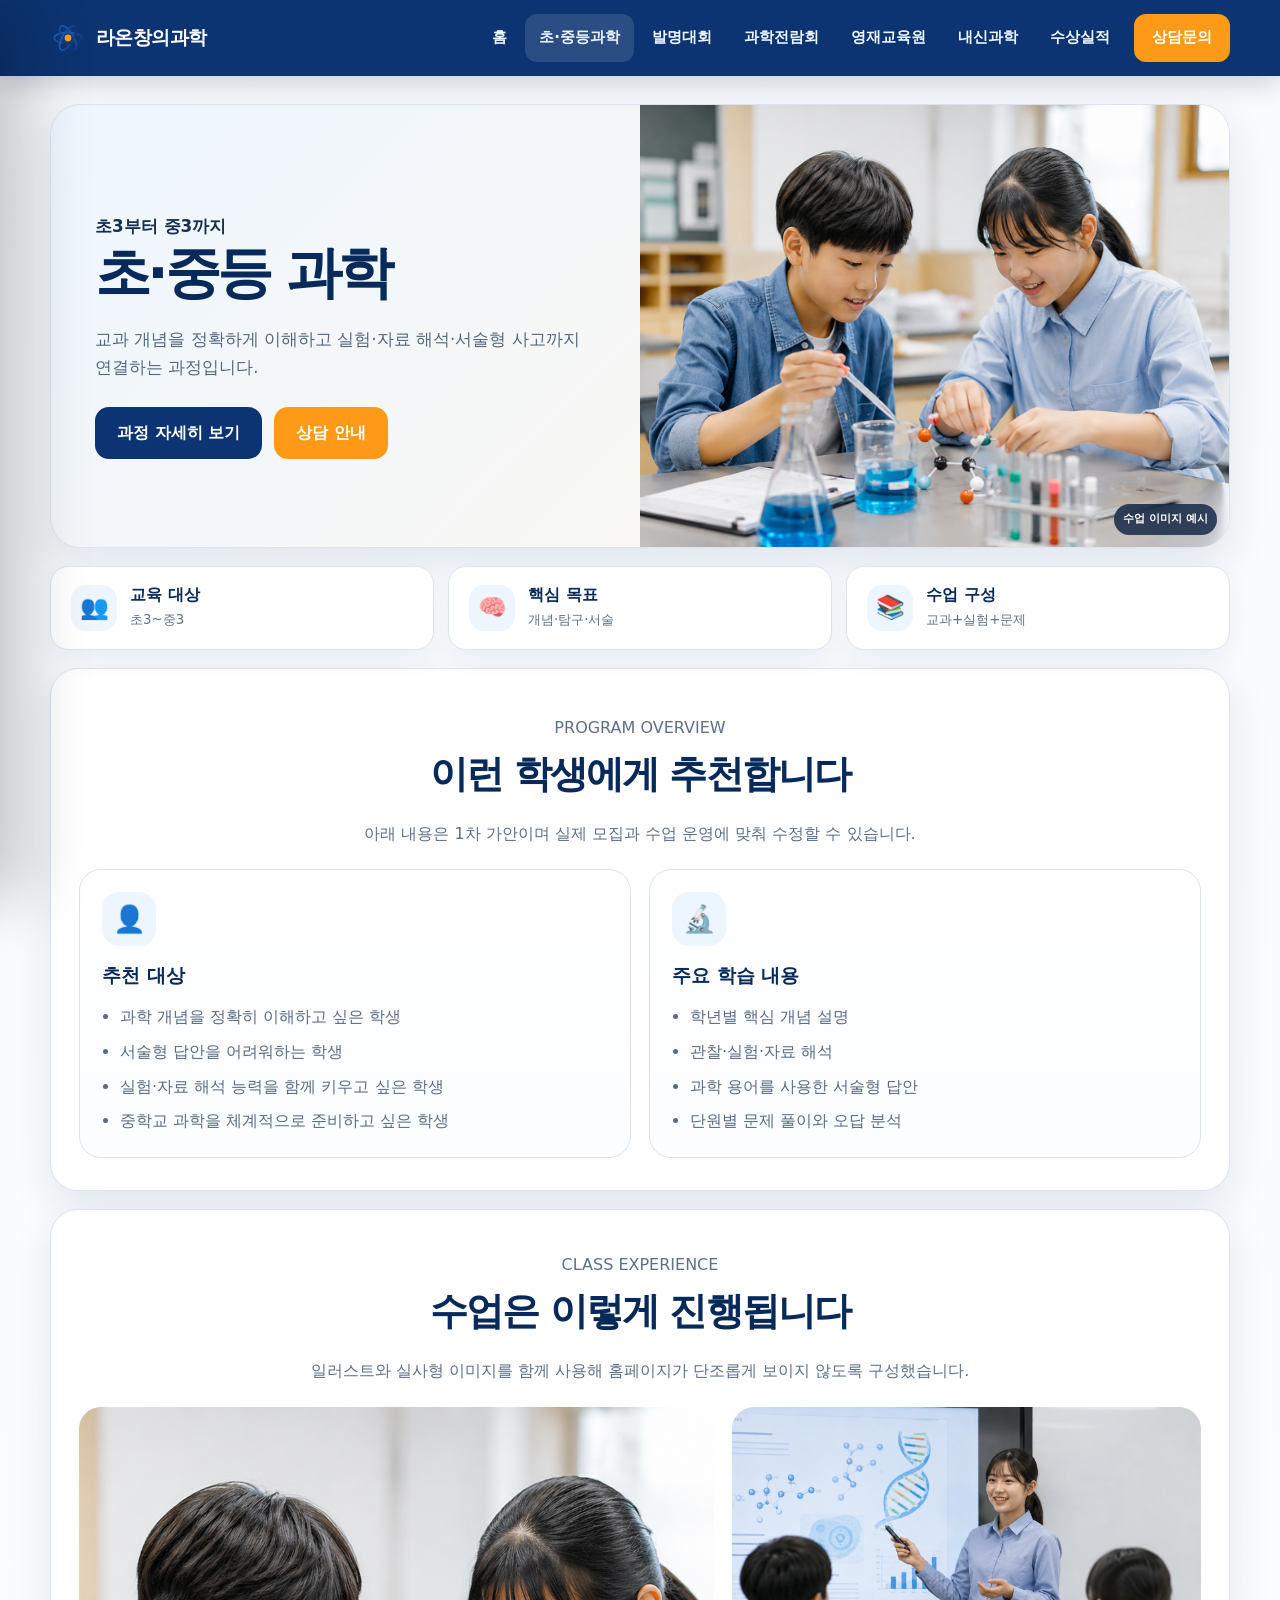
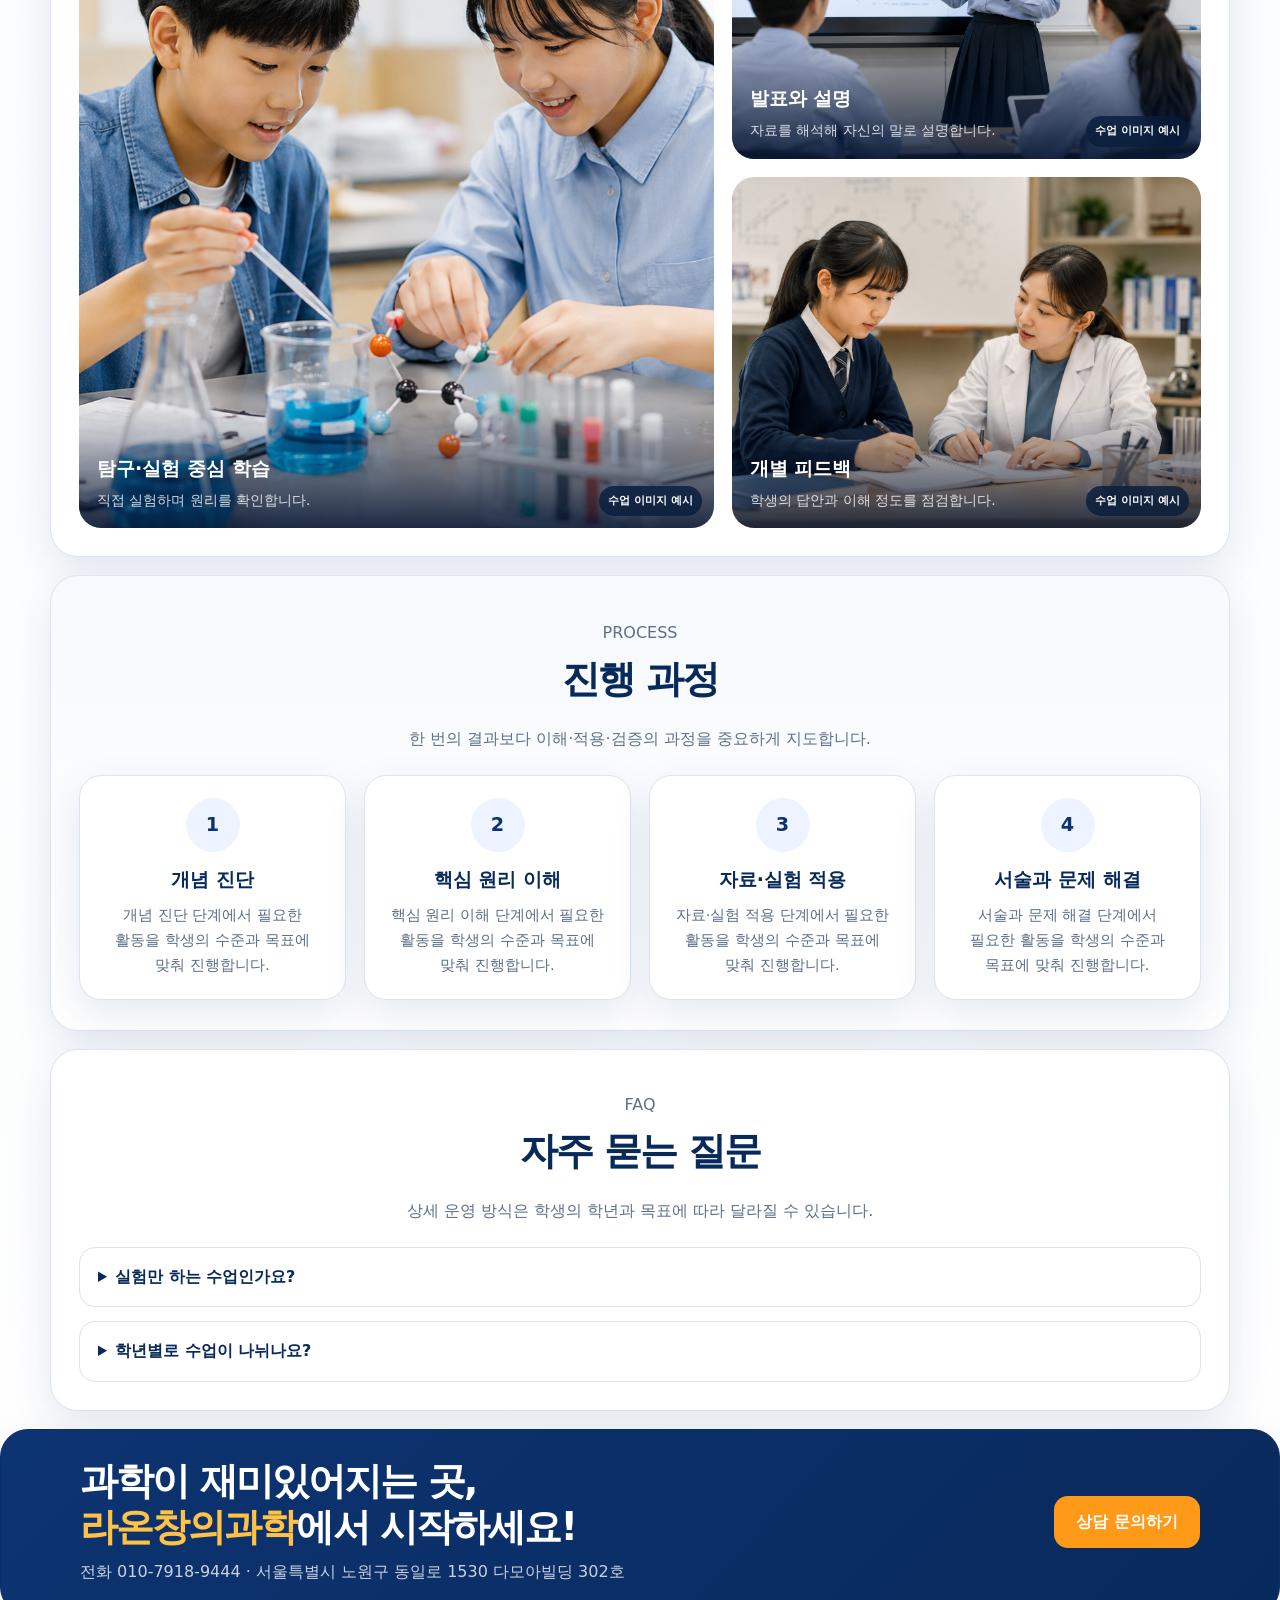
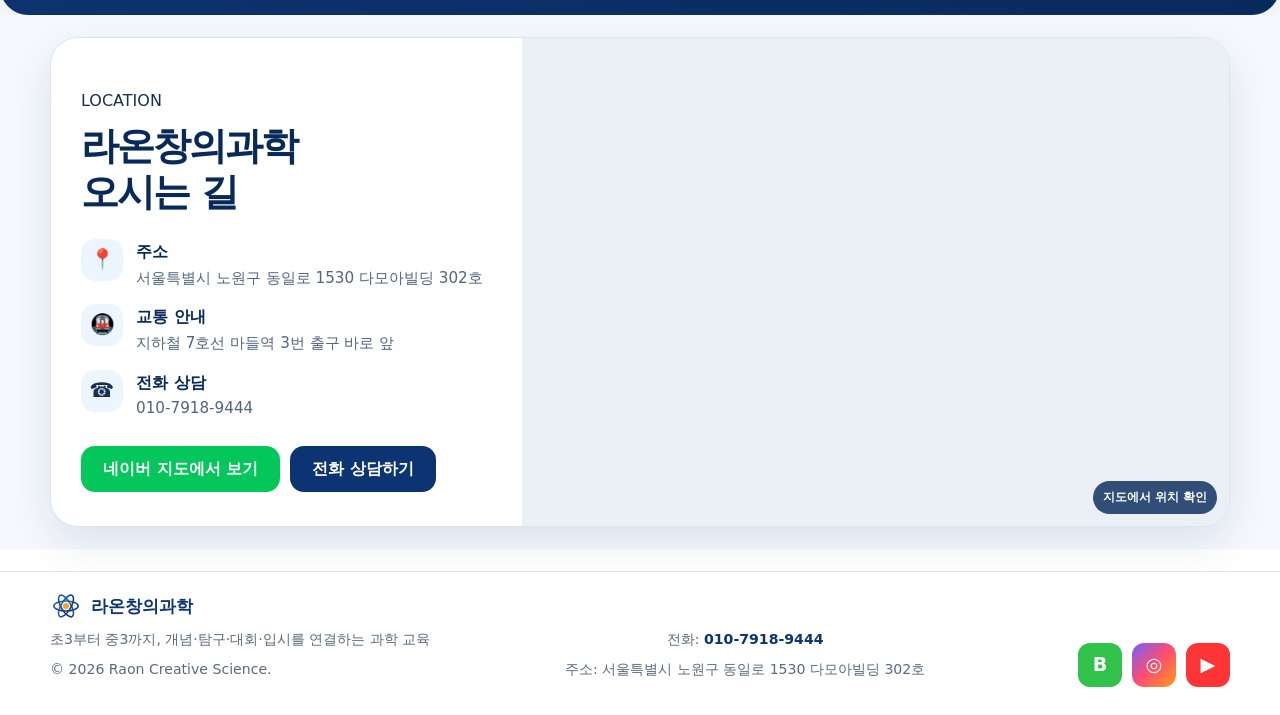
<file: academy/science.html>
<!doctype html><html lang="ko"><head>
<meta charset="utf-8"><meta name="viewport" content="width=device-width,initial-scale=1">
<meta name="description" content="라온창의과학 초·중등 과학">
<title>초·중등 과학 | 라온창의과학</title>
<link rel="icon" href="assets/favicon.svg">
<link rel="stylesheet" href="assets/style.css">
<script defer src="assets/script.js"></script>
</head><body>
<a class="skip" href="#main">본문 바로가기</a>
<header class="site-header">
  <div class="container header-inner">
    <a class="brand" href="index.html"><img src="assets/logo.svg" alt=""><span>라온창의과학</span></a>
    <nav class="desktop-nav" aria-label="주요 메뉴">
      <a class="" href="index.html">홈</a><a class="active" href="science.html">초·중등과학</a><a class="" href="invention.html">발명대회</a><a class="" href="fair.html">과학전람회</a><a class="" href="gifted.html">영재교육원</a><a class="" href="school.html">내신과학</a>
      <a href="achievements.html">수상실적</a><a href="consulting.html" class="contact-link">상담문의</a>
    </nav>
    <button class="menu-btn" aria-label="전체 메뉴 열기" aria-expanded="false"><span></span><span></span><span></span></button>
  </div>
</header>
<div class="drawer-backdrop"></div>
<aside class="mobile-drawer" aria-label="모바일 전체 메뉴">
  <div class="drawer-head">
    <a class="drawer-brand" href="index.html"><img src="assets/logo.svg" alt=""><span>라온창의과학</span></a>
    <button class="close-btn" aria-label="메뉴 닫기">×</button>
  </div>
  <nav class="drawer-nav">
    <a href="index.html">홈</a>
    <div class="drawer-group-title">교육 과정</div>
    <a href="science.html">초·중등과학</a>
    <a href="invention.html">발명대회</a>
    <a href="fair.html">과학전람회</a>
    <a href="gifted.html">영재교육원</a>
    <a href="school.html">내신과학</a>
    <a href="admissions.html">입시과학</a>
    <a href="consulting.html">입시상담</a>
    <div class="drawer-group-title">학원 안내</div>
    <a href="about.html">교육 철학·학원 소개</a>
    <a href="achievements.html">수상·합격 실적</a>
  </nav>
</aside><main id="main">
<section class="sub-hero">
  <div class="container">
    <div class="sub-card reveal">
      <div class="sub-hero-grid">
        <div class="sub-copy">
          <p class="eyebrow">초3부터 중3까지</p>
          <h1>초·중등 과학</h1>
          <p>교과 개념을 정확하게 이해하고 실험·자료 해석·서술형 사고까지 연결하는 과정입니다.</p>
          <div class="hero-actions"><a class="btn btn-primary" href="#detail">과정 자세히 보기</a><a class="btn btn-orange" href="consulting.html">상담 안내</a></div>
        </div>
        <div class="image-frame sub-photo">
          <img src="assets/teach-real-1.png" alt="초·중등 과학 수업 장면 예시">
          <span class="image-label">수업 이미지 예시</span>
        </div>
      </div>
    </div>
    <div class="quick-facts"><div class="quick-fact reveal"><span>👥</span><div><strong>교육 대상</strong><small>초3~중3</small></div></div><div class="quick-fact reveal"><span>🧠</span><div><strong>핵심 목표</strong><small>개념·탐구·서술</small></div></div><div class="quick-fact reveal"><span>📚</span><div><strong>수업 구성</strong><small>교과+실험+문제</small></div></div></div>
  </div>
</section>

<section class="section" id="detail">
  <div class="container">
    <div class="detail-panel">
      <div class="section-head reveal"><p class="section-kicker">PROGRAM OVERVIEW</p><h2>이런 학생에게 추천합니다</h2><p>아래 내용은 1차 가안이며 실제 모집과 수업 운영에 맞춰 수정할 수 있습니다.</p></div>
      <div class="detail-grid">
        <article class="detail-card reveal"><div class="card-icon">👤</div><h3>추천 대상</h3><ul><li>과학 개념을 정확히 이해하고 싶은 학생</li><li>서술형 답안을 어려워하는 학생</li><li>실험·자료 해석 능력을 함께 키우고 싶은 학생</li><li>중학교 과학을 체계적으로 준비하고 싶은 학생</li></ul></article>
        <article class="detail-card reveal"><div class="card-icon">🔬</div><h3>주요 학습 내용</h3><ul><li>학년별 핵심 개념 설명</li><li>관찰·실험·자료 해석</li><li>과학 용어를 사용한 서술형 답안</li><li>단원별 문제 풀이와 오답 분석</li></ul></article>
      </div>
    </div>
  </div>
</section>

<section class="photo-section">
  <div class="container">
    <div class="photo-panel">
      <div class="section-head reveal"><p class="section-kicker">CLASS EXPERIENCE</p><h2>수업은 이렇게 진행됩니다</h2><p>일러스트와 실사형 이미지를 함께 사용해 홈페이지가 단조롭게 보이지 않도록 구성했습니다.</p></div>
      
      <div class="photo-grid">
        <div class="image-frame photo-large reveal">
          <img src="assets/teach-real-1.png" alt="탐구·실험 중심 학습">
          <span class="image-label">수업 이미지 예시</span>
          <div class="photo-caption"><strong>탐구·실험 중심 학습</strong><span>직접 실험하며 원리를 확인합니다.</span></div>
        </div>
        <div class="photo-stack">
          <div class="image-frame photo-small reveal">
            <img src="assets/teach-real-3.png" alt="발표와 설명">
            <span class="image-label">수업 이미지 예시</span>
            <div class="photo-caption"><strong>발표와 설명</strong><span>자료를 해석해 자신의 말로 설명합니다.</span></div>
          </div>
          <div class="image-frame photo-small reveal">
            <img src="assets/teach-real-4.png" alt="개별 피드백">
            <span class="image-label">수업 이미지 예시</span>
            <div class="photo-caption"><strong>개별 피드백</strong><span>학생의 답안과 이해 정도를 점검합니다.</span></div>
          </div>
        </div>
      </div>
    </div>
  </div>
</section>

<section class="section">
  <div class="container">
    <div class="process-panel">
      <div class="section-head reveal"><p class="section-kicker">PROCESS</p><h2>진행 과정</h2><p>한 번의 결과보다 이해·적용·검증의 과정을 중요하게 지도합니다.</p></div>
      <div class="timeline"><article class="step reveal"><b>1</b><h3>개념 진단</h3><p>개념 진단 단계에서 필요한 활동을 학생의 수준과 목표에 맞춰 진행합니다.</p></article><article class="step reveal"><b>2</b><h3>핵심 원리 이해</h3><p>핵심 원리 이해 단계에서 필요한 활동을 학생의 수준과 목표에 맞춰 진행합니다.</p></article><article class="step reveal"><b>3</b><h3>자료·실험 적용</h3><p>자료·실험 적용 단계에서 필요한 활동을 학생의 수준과 목표에 맞춰 진행합니다.</p></article><article class="step reveal"><b>4</b><h3>서술과 문제 해결</h3><p>서술과 문제 해결 단계에서 필요한 활동을 학생의 수준과 목표에 맞춰 진행합니다.</p></article></div>
    </div>
  </div>
</section>

<section class="section">
  <div class="container">
    <div class="faq-panel">
      <div class="section-head reveal"><p class="section-kicker">FAQ</p><h2>자주 묻는 질문</h2><p>상세 운영 방식은 학생의 학년과 목표에 따라 달라질 수 있습니다.</p></div>
      <div class="faq reveal"><details><summary>실험만 하는 수업인가요?</summary><p>실험은 개념 이해를 위한 수단이며 개념 설명, 자료 해석, 서술형 학습을 함께 진행합니다.</p></details><details><summary>학년별로 수업이 나뉘나요?</summary><p>학생의 학년과 현재 수준을 확인한 뒤 적절한 진도와 난이도로 구성합니다.</p></details></div>
    </div>
  </div>
</section>
</main>
<section class="cta-strip" style="margin:0">
  <div class="container cta-inner">
    <div class="cta-copy">
      <h2>과학이 재미있어지는 곳,<br><span>라온창의과학</span>에서 시작하세요!</h2>
      <p>전화 010-7918-9444 · 서울특별시 노원구 동일로 1530 다모아빌딩 302호</p>
    </div>
    <a class="btn btn-orange" href="consulting.html">상담 문의하기</a>
  </div>
</section>

<section class="location-section" id="location">
  <div class="container">
    <div class="location-card reveal">
      <div class="location-info">
        <p class="section-kicker">LOCATION</p>
        <h2>라온창의과학<br>오시는 길</h2>
        <div class="contact-list">
          <div class="contact-row">
            <div class="contact-icon">📍</div>
            <div><strong>주소</strong><span>서울특별시 노원구 동일로 1530 다모아빌딩 302호</span></div>
          </div>
          <div class="contact-row">
            <div class="contact-icon">🚇</div>
            <div><strong>교통 안내</strong><span>지하철 7호선 마들역 3번 출구 바로 앞</span></div>
          </div>
          <div class="contact-row">
            <div class="contact-icon">☎</div>
            <div><strong>전화 상담</strong><a href="tel:01079189444">010-7918-9444</a></div>
          </div>
        </div>
        <div class="location-actions">
          <a class="btn btn-naver" href="https://map.naver.com/p/search/%EC%84%9C%EC%9A%B8%ED%8A%B9%EB%B3%84%EC%8B%9C%20%EB%85%B8%EC%9B%90%EA%B5%AC%20%EB%8F%99%EC%9D%BC%EB%A1%9C%201530%20%EB%8B%A4%EB%AA%A8%EC%95%84%EB%B9%8C%EB%94%A9%20302%ED%98%B8" target="_blank" rel="noopener noreferrer">네이버 지도에서 보기</a>
          <a class="btn btn-primary" href="tel:01079189444">전화 상담하기</a>
        </div>
      </div>
      <div class="map-wrap">
        <iframe
          title="라온창의과학 위치 지도"
          src="https://www.openstreetmap.org/export/embed.html?bbox=127.05480999999999%2C37.662839999999996%2C127.06121%2C37.66724&layer=mapnik&marker=37.66504%2C127.05801"
          loading="lazy"
          referrerpolicy="no-referrer-when-downgrade">
        </iframe>
        <span class="map-badge">지도에서 위치 확인</span>
      </div>
    </div>
  </div>
</section>

<footer class="footer">
  <div class="container footer-grid">
    <div>
      <div class="footer-brand"><img src="assets/logo.svg" alt=""><span>라온창의과학</span></div>
      <p>초3부터 중3까지, 개념·탐구·대회·입시를 연결하는 과학 교육</p>
      <p>© <span data-year></span> Raon Creative Science.</p>
    </div>
    <div class="policy"><p>전화: <a class="contact-link-text" href="tel:01079189444">010-7918-9444</a></p><p>주소: 서울특별시 노원구 동일로 1530 다모아빌딩 302호</p></div>
    <div class="socials"><div class="social blog">B</div><div class="social insta">◎</div><div class="social youtube">▶</div></div>
  </div>
</footer>
<nav class="mobile-bottom" aria-label="모바일 빠른 메뉴">
  <a href="index.html"><span>⌂</span><span>홈</span></a>
  <a href="index.html#programs"><span>▦</span><span>교육과정</span></a>
  <a href="tel:01079189444"><span>☏</span><span>전화하기</span></a>
  <a href="about.html"><span>◎</span><span>학원소개</span></a>
</nav></body></html>
</file>
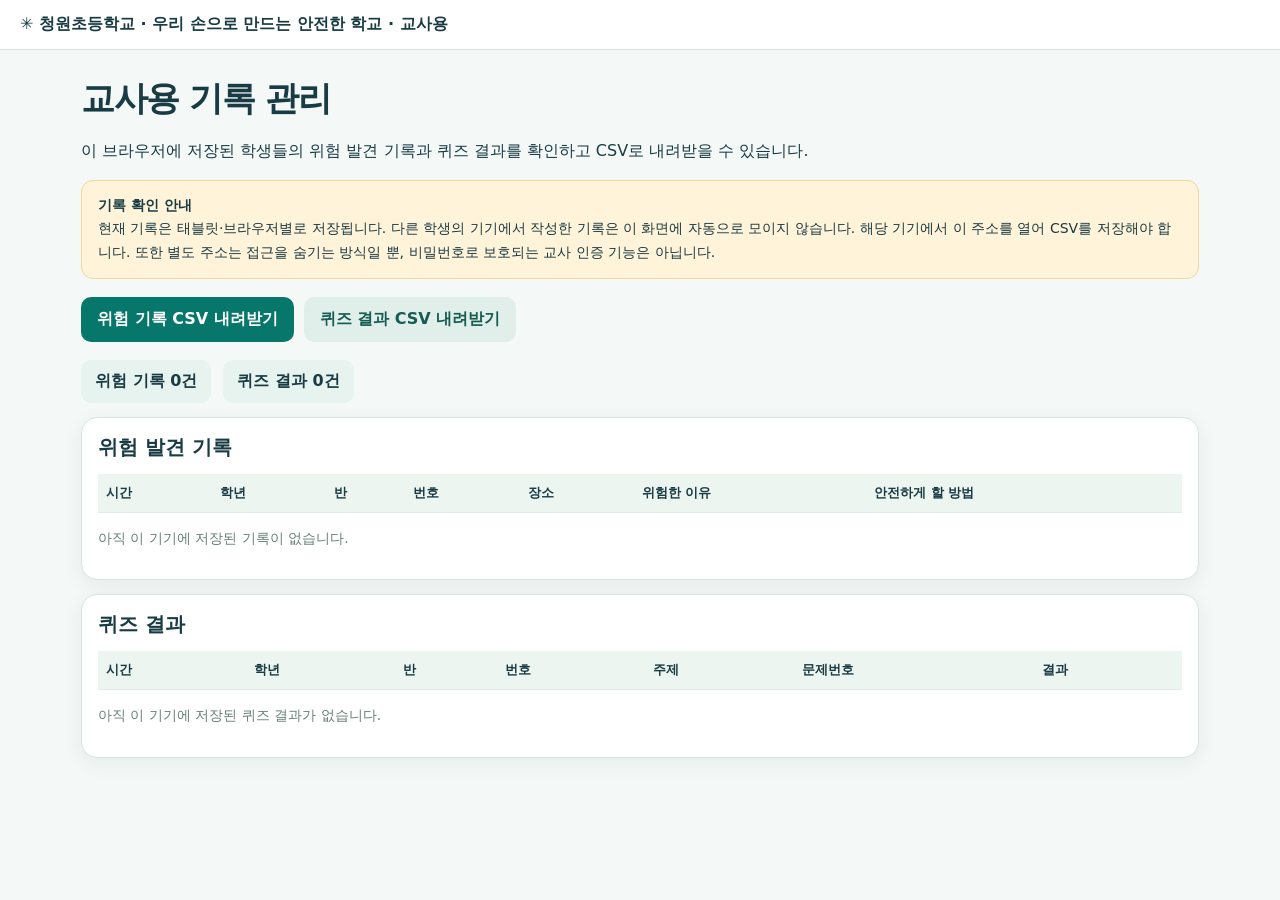
<file: cheongwon-safety/teacher.html>
<!doctype html>
<html lang="ko">
<head>
<meta charset="utf-8">
<meta name="viewport" content="width=device-width,initial-scale=1">
<title>교사용 기록 관리 | 우리 손으로 만드는 안전한 학교</title>
<style>
:root{--green:#08776b;--ink:#193b43;--line:#d4e6e0}*{box-sizing:border-box}body{margin:0;background:#f4f8f7;color:var(--ink);font-family:system-ui,-apple-system,"Noto Sans KR",sans-serif}.top{background:white;border-bottom:1px solid var(--line);padding:14px 20px;font-weight:850}.wrap{max-width:1150px;margin:auto;padding:22px 16px}h1{font-size:clamp(24px,4vw,34px);margin:4px 0 8px;letter-spacing:-.04em}p{line-height:1.6}.warning{background:#fff3d9;border:1px solid #f1d69d;border-radius:12px;padding:13px 16px;font-size:14px;line-height:1.7}.actions{display:flex;gap:10px;flex-wrap:wrap;margin:18px 0}.btn{border:0;border-radius:10px;background:var(--green);color:white;padding:12px 16px;font:inherit;font-weight:800;cursor:pointer;min-height:44px}.btn.secondary{background:#e1efea;color:#175b53}.card{background:white;border:1px solid var(--line);border-radius:16px;padding:16px;margin:14px 0;box-shadow:0 5px 20px #163e3910}.table-wrap{overflow-x:auto}table{border-collapse:collapse;width:100%;min-width:650px;font-size:13px}th,td{border-bottom:1px solid #e1ebe7;text-align:left;padding:10px 8px;vertical-align:top}th{background:#edf5f1}td{overflow-wrap:anywhere}h2{margin:0 0 13px;font-size:20px}.empty{color:#69807a;font-size:14px}.stats{display:flex;gap:12px;flex-wrap:wrap}.stat{background:#e7f3ee;border-radius:10px;padding:11px 14px;font-weight:750}a{color:#12675d}button:focus-visible,a:focus-visible{outline:3px solid #f5aa35;outline-offset:3px}
</style>
</head>
<body>
<header class="top">✳ 청원초등학교 · 우리 손으로 만드는 안전한 학교 · 교사용</header>
<main class="wrap">
 <h1>교사용 기록 관리</h1>
 <p>이 브라우저에 저장된 학생들의 위험 발견 기록과 퀴즈 결과를 확인하고 CSV로 내려받을 수 있습니다.</p>
 <div class="warning"><strong>기록 확인 안내</strong><br>현재 기록은 태블릿·브라우저별로 저장됩니다. 다른 학생의 기기에서 작성한 기록은 이 화면에 자동으로 모이지 않습니다. 해당 기기에서 이 주소를 열어 CSV를 저장해야 합니다. 또한 별도 주소는 접근을 숨기는 방식일 뿐, 비밀번호로 보호되는 교사 인증 기능은 아닙니다.</div>
 <div class="actions"><button class="btn" id="exportRecords">위험 기록 CSV 내려받기</button><button class="btn secondary" id="exportQuiz">퀴즈 결과 CSV 내려받기</button></div>
 <div class="stats"><div class="stat" id="riskCount">위험 기록 0건</div><div class="stat" id="quizCount">퀴즈 결과 0건</div></div>
 <section class="card"><h2>위험 발견 기록</h2><div class="table-wrap"><table><thead><tr><th>시간</th><th>학년</th><th>반</th><th>번호</th><th>장소</th><th>위험한 이유</th><th>안전하게 할 방법</th></tr></thead><tbody id="teacherRows"></tbody></table></div><p class="empty" id="riskEmpty">아직 이 기기에 저장된 기록이 없습니다.</p></section>
 <section class="card"><h2>퀴즈 결과</h2><div class="table-wrap"><table><thead><tr><th>시간</th><th>학년</th><th>반</th><th>번호</th><th>주제</th><th>문제번호</th><th>결과</th></tr></thead><tbody id="quizRows"></tbody></table></div><p class="empty" id="quizEmpty">아직 이 기기에 저장된 퀴즈 결과가 없습니다.</p></section>
</main>
<script>
(()=>{
 'use strict';
 const $=id=>document.getElementById(id);
 let saved={};try{saved=JSON.parse(localStorage.getItem('cheongwon-safety-student-v2'))||{}}catch{}
 const records=Array.isArray(saved.records)?saved.records:[];
 const results=Array.isArray(saved.results)?saved.results:[];
 const date=value=>{if(!value)return '';const d=new Date(value);return Number.isNaN(d.getTime())?'':d.toLocaleString('ko-KR')};
 const riskColumns=r=>[date(r.at),r.grade??'',r.classroom??'',r.number??r.name??'',r.place??'',r.risk??'',r.solution??''];
 const quizColumns=r=>[date(r.at),r.grade??'',r.classroom??'',r.number??r.name??'',r.theme??'',r.question??'',r.result??''];
 const fill=(id,items,columns)=>{const body=$(id);for(const item of items){const tr=document.createElement('tr');for(const value of columns(item)){const td=document.createElement('td');td.textContent=String(value);tr.appendChild(td)}body.appendChild(tr)}};
 fill('teacherRows',records,riskColumns);fill('quizRows',results,quizColumns);
 $('riskCount').textContent='위험 기록 '+records.length+'건';$('quizCount').textContent='퀴즈 결과 '+results.length+'건';
 $('riskEmpty').hidden=records.length>0;$('quizEmpty').hidden=results.length>0;
 const csvCell=v=>'"'+String(v??'').replace(/"/g,'""')+'"';
 const download=(name,rows)=>{const csv='\ufeff'+rows.map(row=>row.map(csvCell).join(',')).join('\r\n');const url=URL.createObjectURL(new Blob([csv],{type:'text/csv;charset=utf-8'}));const a=document.createElement('a');a.href=url;a.download=name;document.body.appendChild(a);a.click();a.remove();setTimeout(()=>URL.revokeObjectURL(url),2000)};
 $('exportRecords').addEventListener('click',()=>download('school_safety_risks.csv',[['기록시각','학년','반','번호','장소','위험한이유','안전하게할방법'],...records.map(r=>[r.at,r.grade??'',r.classroom??'',r.number??r.name??'',r.place,r.risk,r.solution])]));
 $('exportQuiz').addEventListener('click',()=>download('school_safety_quiz.csv',[['응답시각','학년','반','번호','주제','문제번호','결과'],...results.map(r=>[r.at,r.grade??'',r.classroom??'',r.number??r.name??'',r.theme,r.question,r.result])]));
})();
</script>
</body>
</html>
</file>
<file: style.css>
:root {
  --bg1: #eaf6ff;
  --bg2: #fff5dc;
  --primary: #2677ff;
  --primary-dark: #1453c8;
  --text: #172033;
  --muted: #657084;
  --card: rgba(255, 255, 255, 0.94);
  --line: #dce8f7;
  --success: #11a36a;
  --danger: #e94545;
}

* {
  box-sizing: border-box;
}

body {
  margin: 0;
  min-height: 100vh;
  font-family: system-ui, -apple-system, BlinkMacSystemFont, "Segoe UI", "Noto Sans KR", sans-serif;
  color: var(--text);
  background:
    radial-gradient(circle at 10% 10%, #ffffff 0, transparent 28%),
    linear-gradient(135deg, var(--bg1), var(--bg2));
}

.app {
  width: min(940px, 100%);
  margin: 0 auto;
  padding: 18px;
}

.card {
  width: 100%;
  min-height: calc(100vh - 36px);
  background: var(--card);
  border: 1px solid var(--line);
  border-radius: 28px;
  padding: 24px;
  box-shadow: 0 18px 50px rgba(52, 93, 143, 0.18);
}

.page {
  display: none;
}

.page.active {
  display: block;
  animation: pop 0.22s ease-out;
}

@keyframes pop {
  from {
    transform: translateY(8px);
    opacity: 0;
  }
  to {
    transform: translateY(0);
    opacity: 1;
  }
}

.hero {
  width: 100%;
  max-height: 310px;
  object-fit: cover;
  border-radius: 24px;
  border: 1px solid var(--line);
  background: #f7fbff;
}

.badge {
  display: inline-block;
  margin-top: 22px;
  padding: 8px 14px;
  border-radius: 999px;
  background: #e3f0ff;
  color: var(--primary-dark);
  font-weight: 800;
}

h1 {
  margin: 18px 0 10px;
  font-size: clamp(2.1rem, 7vw, 4rem);
  line-height: 1.08;
  letter-spacing: -0.05em;
}

h2 {
  margin: 8px 0 16px;
  font-size: clamp(1.6rem, 5vw, 2.4rem);
  letter-spacing: -0.04em;
}

.lead {
  max-width: 720px;
  color: var(--muted);
  font-size: 1.15rem;
  line-height: 1.75;
}

.notice {
  margin: 8px 0 20px;
  padding: 14px 16px;
  border-radius: 18px;
  background: #fff9e8;
  border: 1px solid #ffe3a4;
  color: #765100;
  line-height: 1.6;
}

.form-grid {
  display: grid;
  grid-template-columns: repeat(2, 1fr);
  gap: 14px;
  margin: 20px 0;
}

label {
  font-weight: 800;
  color: #25304a;
}

label.full {
  grid-column: 1 / -1;
}

input {
  display: block;
  width: 100%;
  margin-top: 8px;
  padding: 15px 16px;
  border-radius: 16px;
  border: 1px solid #cdddf2;
  font-size: 1.05rem;
  outline: none;
  background: #fbfdff;
}

input:focus {
  border-color: var(--primary);
  box-shadow: 0 0 0 4px rgba(38, 119, 255, 0.12);
}

button {
  font-family: inherit;
  cursor: pointer;
}

.primary,
.ghost {
  width: 100%;
  margin-top: 12px;
  padding: 17px 18px;
  border-radius: 18px;
  border: 0;
  font-weight: 900;
  font-size: 1.1rem;
}

.primary {
  background: linear-gradient(135deg, var(--primary), #67b6ff);
  color: white;
  box-shadow: 0 10px 26px rgba(38, 119, 255, 0.24);
}

.ghost {
  background: #edf5ff;
  color: var(--primary-dark);
}

.top-row {
  display: flex;
  align-items: center;
  justify-content: space-between;
  gap: 14px;
  margin-bottom: 10px;
}

.progress-text {
  font-weight: 900;
  color: var(--primary-dark);
}

.score-hint {
  color: var(--muted);
  font-weight: 700;
}

.progress-bar {
  height: 13px;
  background: #e8f1ff;
  border-radius: 999px;
  overflow: hidden;
  margin-bottom: 18px;
}

#progressFill {
  width: 0%;
  height: 100%;
  background: linear-gradient(90deg, #39b8ff, #2677ff);
  transition: width 0.25s ease;
}

.question-image {
  display: block;
  width: 100%;
  max-height: 330px;
  object-fit: cover;
  border-radius: 24px;
  border: 1px solid var(--line);
  background: #f8fbff;
}

.question-text {
  margin: 22px 0 16px;
  padding: 18px;
  border-radius: 22px;
  background: #f6f9ff;
  border: 1px solid #e2edff;
  font-size: clamp(1.35rem, 4vw, 2.1rem);
  line-height: 1.55;
  word-break: keep-all;
}

.ox-area {
  display: grid;
  grid-template-columns: repeat(2, 1fr);
  gap: 18px;
  margin: 18px 0 8px;
}

.ox-button {
  border: 0;
  background: white;
  border-radius: 28px;
  padding: 14px;
  box-shadow: 0 10px 28px rgba(60, 90, 130, 0.14);
  transition: transform 0.12s ease, box-shadow 0.12s ease;
}

.ox-button:hover,
.ox-button:focus {
  transform: translateY(-3px);
  box-shadow: 0 18px 38px rgba(60, 90, 130, 0.22);
  outline: none;
}

.ox-button img {
  width: min(220px, 100%);
  height: auto;
}

.feedback {
  min-height: 42px;
  text-align: center;
  font-size: 1.18rem;
  font-weight: 900;
}

.correct {
  color: var(--success);
}

.wrong {
  color: var(--danger);
}

.certificate {
  text-align: center;
  padding: 24px;
  border-radius: 28px;
  border: 3px solid #ffd76a;
  background:
    radial-gradient(circle at top, #fff8d8, transparent 40%),
    linear-gradient(180deg, #ffffff, #f6fbff);
}

.certificate .emoji {
  font-size: 4.5rem;
}

.certificate h2 {
  color: #123b86;
}

.certificate .name {
  display: inline-block;
  margin: 12px 0;
  padding: 10px 24px;
  border-radius: 999px;
  background: #e9f2ff;
  color: #123b86;
  font-size: 1.7rem;
  font-weight: 950;
}

.fail-box {
  text-align: center;
  padding: 24px;
  border-radius: 28px;
  background: #fff7f7;
  border: 2px solid #ffd1d1;
}

.fail-box h2 {
  color: #c51f1f;
}

.small {
  color: var(--muted);
  line-height: 1.7;
}

@media (max-width: 640px) {
  .app {
    padding: 10px;
  }

  .card {
    min-height: calc(100vh - 20px);
    padding: 17px;
    border-radius: 22px;
  }

  .form-grid,
  .ox-area {
    grid-template-columns: 1fr;
  }

  .hero {
    max-height: 220px;
  }

  .question-image {
    max-height: 240px;
  }
}
</file>
<file: academy/assets/style.css>
:root{
  --navy:#0c3472;
  --navy-deep:#082a5a;
  --orange:#ff9a18;
  --orange-deep:#f08b05;
  --sky:#eef6ff;
  --bg:#f7f9fc;
  --line:#dbe4ef;
  --card:#ffffff;
  --text:#173050;
  --muted:#5f7187;
  --shadow:0 16px 42px rgba(12,52,114,.10);
  --radius-xl:28px;
  --radius-lg:22px;
  --radius-md:16px;
  --max:1180px;
}
*{box-sizing:border-box}
html{scroll-behavior:smooth}
body{
  margin:0;
  color:var(--text);
  background:linear-gradient(180deg,#f8fafc 0%,#ffffff 100%);
  font-family:Pretendard,"Noto Sans KR","Apple SD Gothic Neo","Malgun Gothic",system-ui,sans-serif;
  line-height:1.68;
  word-break:keep-all;
}
img{display:block;max-width:100%}
a{text-decoration:none;color:inherit}
button{font:inherit}
.container{width:min(var(--max),calc(100% - 36px));margin:0 auto}
.skip{position:fixed;left:12px;top:-80px;padding:10px 14px;border-radius:8px;background:#000;color:#fff;z-index:9999}
.skip:focus{top:12px}

.site-header{
  position:sticky;top:0;z-index:1000;
  background:var(--navy);
  box-shadow:0 8px 26px rgba(8,41,91,.18);
}
.header-inner{height:76px;display:flex;align-items:center;justify-content:space-between;gap:16px}
.brand{display:flex;align-items:center;gap:10px;color:#fff;font-weight:900;font-size:1.18rem;letter-spacing:-.03em}
.brand img{width:36px;height:36px}
.desktop-nav{display:flex;align-items:center;gap:4px}
.desktop-nav a{
  padding:11px 14px;
  color:#eef5ff;
  border-radius:12px;
  font-size:.94rem;
  font-weight:800;
  transition:.2s ease;
}
.desktop-nav a:hover,.desktop-nav a.active{background:rgba(255,255,255,.12)}
.desktop-nav .contact-link{
  background:var(--orange);
  color:#fff;
  margin-left:6px;
  padding-inline:18px;
}
.desktop-nav .contact-link:hover{background:var(--orange-deep)}
.menu-btn{display:none;width:44px;height:44px;border:0;border-radius:12px;background:rgba(255,255,255,.12);cursor:pointer}
.menu-btn span{display:block;height:2px;margin:5px 9px;background:#fff;border-radius:99px}

.drawer-backdrop{display:none;position:fixed;inset:0;background:rgba(6,18,38,.55);z-index:1090}
.drawer-backdrop.open{display:block}
.mobile-drawer{
  position:fixed;top:0;left:-320px;z-index:1100;width:min(84vw,320px);height:100dvh;overflow:auto;
  background:#fff;box-shadow:28px 0 60px rgba(0,0,0,.2);transition:left .28s ease;padding:22px
}
.mobile-drawer.open{left:0}
.drawer-head{display:flex;align-items:center;justify-content:space-between;padding-bottom:16px;border-bottom:1px solid var(--line)}
.drawer-brand{display:flex;align-items:center;gap:8px;color:var(--navy-deep);font-weight:900}
.drawer-brand img{width:30px;height:30px}
.close-btn{width:36px;height:36px;border:0;border-radius:10px;background:#eef4fb;color:#173050;font-size:1.4rem;cursor:pointer}
.drawer-nav{display:grid;gap:8px;padding-top:18px}
.drawer-nav a,.drawer-group-title{padding:11px 10px;border-radius:12px}
.drawer-nav a:hover{background:#f5f8fc}
.drawer-group-title{color:var(--navy);font-size:.78rem;font-weight:900;letter-spacing:.1em;text-transform:uppercase}

.hero{padding:30px 0 18px}
.hero-shell{
  border:1px solid var(--line);
  border-radius:32px;
  overflow:hidden;
  background:linear-gradient(135deg,#fff9ef 0%,#f4f9ff 58%,#eef6ff 100%);
  box-shadow:var(--shadow);
}
.hero-grid{
  display:grid;
  grid-template-columns:1.02fr .98fr;
  gap:26px;
  align-items:center;
  padding:42px 44px 28px;
}
.eyebrow{margin:0 0 10px;color:#264b7e;font-size:.92rem;font-weight:900}
.hero-title{
  margin:0;
  color:#163154;
  font-size:clamp(2.8rem,4.8vw,4.8rem);
  line-height:1.1;
  letter-spacing:-.07em;
}
.hero-title .orange{color:var(--orange)}
.hero-desc{
  max-width:540px;
  margin:20px 0 0;
  color:#4e6279;
  font-size:1.05rem;
}
.hero-actions{display:flex;flex-wrap:wrap;gap:12px;margin-top:28px}
.btn{
  min-height:52px;
  display:inline-flex;
  align-items:center;
  justify-content:center;
  padding:0 22px;
  border-radius:14px;
  font-weight:900;
  transition:.2s ease;
}
.btn-primary{background:var(--navy);color:#fff}
.btn-primary:hover{background:#0a2c63}
.btn-orange{background:var(--orange);color:#fff}
.btn-orange:hover{background:var(--orange-deep)}
.hero-art{align-self:end}
.hero-art img{width:100%}
.hero-dots{
  display:flex;justify-content:center;gap:8px;padding:0 0 20px
}
.hero-dots span{
  width:8px;height:8px;border-radius:50%;background:#d3dfef
}
.hero-dots span.active{background:#173b7c}

.section{padding:0 0 18px}
.panel{
  border:1px solid var(--line);
  border-radius:28px;
  background:#fff;
  box-shadow:var(--shadow);
  padding:30px 26px;
}
.panel + .panel{margin-top:22px}
.panel-title{
  margin:0 0 24px;
  text-align:center;
  color:var(--navy-deep);
  font-size:clamp(1.75rem,3vw,2.5rem);
  letter-spacing:-.05em;
}
.program-grid{display:grid;grid-template-columns:repeat(4,1fr);gap:18px}
.program-card{
  min-height:278px;
  border:1px solid var(--line);
  border-radius:22px;
  background:linear-gradient(180deg,#ffffff 0%,#fbfdff 100%);
  padding:22px 16px 18px;
  text-align:center;
  display:flex;
  flex-direction:column;
  align-items:center;
}
.icon-circle{
  width:92px;height:92px;border-radius:50%;
  display:grid;place-items:center;margin-bottom:16px;
  font-size:2.55rem;
}
.program-card:nth-child(1) .icon-circle{background:#edf4ff}
.program-card:nth-child(2) .icon-circle{background:#fff5d9}
.program-card:nth-child(3) .icon-circle{background:#ebf9ee}
.program-card:nth-child(4) .icon-circle{background:#f2ecff}
.program-card:nth-child(5) .icon-circle{background:#eff7ff}
.program-card:nth-child(6) .icon-circle{background:#fff0ef}
.program-card:nth-child(7) .icon-circle{background:#eefbff}
.program-card h3{
  margin:0 0 10px;
  color:var(--navy-deep);
  font-size:1.32rem;
  line-height:1.18;
  letter-spacing:-.04em;
}
.program-card p{
  margin:0;
  color:#56697f;
  font-size:.9rem;
  line-height:1.55;
}
.more-link{
  margin-top:auto;
  display:inline-flex;align-items:center;justify-content:center;
  min-width:106px;height:38px;border-radius:999px;
  border:1px solid #d4e0ee;background:#fff;
  color:var(--navy);font-size:.9rem;font-weight:800;
}
.more-link:hover{background:#f4f8fd}
.target-card{
  background:linear-gradient(180deg,#0d3a7d 0%,#082d63 100%);
  color:#fff;
  justify-content:center;
}
.target-label{font-size:.94rem;font-weight:800;opacity:.95}
.target-grade{margin:6px 0 12px;font-size:2.2rem;font-weight:900;letter-spacing:-.05em;line-height:1.1}
.target-card p{color:#eef4ff}
.target-icon{font-size:2.1rem;margin-top:12px}

.stat-row{
  display:grid;grid-template-columns:repeat(5,1fr);
  border:1px solid var(--line);border-radius:18px;overflow:hidden;background:var(--line);gap:1px
}
.stat-item{
  background:#fbfdff;
  padding:16px 12px;
  display:flex;align-items:center;justify-content:center;gap:10px;
  text-align:center;
}
.stat-emoji{font-size:1.65rem}
.stat-text strong{display:block;color:var(--navy-deep);font-size:1rem;line-height:1.28}
.stat-text span{display:block;color:#56697f;font-size:.85rem}

.teach-grid{display:grid;grid-template-columns:repeat(4,1fr);gap:18px}
.teach-card{
  border:1px solid var(--line);
  border-radius:22px;
  overflow:hidden;
  background:#fff;
}
.teach-card img{aspect-ratio:4/2.6;object-fit:cover;width:100%}
.teach-body{padding:16px 14px 18px;text-align:center}
.teach-body h3{margin:0 0 8px;color:var(--navy-deep);font-size:1.18rem;letter-spacing:-.04em}
.teach-body p{margin:0;color:#56697f;font-size:.9rem;line-height:1.55}

.cta-strip{
  border:1px solid #0b2f67;
  border-radius:28px;
  overflow:hidden;
  background:linear-gradient(135deg,#0d3472,#08295b);
  box-shadow:var(--shadow);
}
.cta-inner{
  display:flex;align-items:center;justify-content:space-between;gap:24px;
  padding:28px 30px;
}
.cta-copy h2{
  margin:0;
  color:#fff;
  font-size:clamp(1.7rem,3vw,2.6rem);
  line-height:1.18;
  letter-spacing:-.05em;
}
.cta-copy h2 span{color:#ffc246}
.cta-copy p{margin:10px 0 0;color:rgba(255,255,255,.78)}

.footer{
  margin-top:22px;
  border-top:1px solid var(--line);
  background:#fff;
}
.footer-grid{
  display:grid;grid-template-columns:1.25fr 1fr .7fr;gap:26px;align-items:end;
  padding:18px 0 28px;
}
.footer-brand{display:flex;align-items:center;gap:9px;color:var(--navy);font-size:1.06rem;font-weight:900}
.footer-brand img{width:32px;height:32px}
.footer p{margin:6px 0;color:#596b82;font-size:.88rem}
.policy{text-align:center}
.socials{display:flex;gap:10px;justify-content:flex-end}
.social{
  width:44px;height:44px;border-radius:12px;display:grid;place-items:center;color:#fff;font-size:1.2rem;font-weight:900
}
.social.blog{background:#30c24b}
.social.insta{background:linear-gradient(135deg,#6f63ff,#ff4c71,#ff9a18)}
.social.youtube{background:#ff3434}

.mobile-bottom{display:none}

.reveal{opacity:0;transform:translateY(16px);transition:.65s ease}
.reveal.show{opacity:1;transform:none}

/* sub pages */
.sub-hero{padding:28px 0 18px}
.sub-card{
  border:1px solid var(--line);border-radius:28px;overflow:hidden;box-shadow:var(--shadow);
  background:linear-gradient(135deg,#eef6ff 0%,#fff8eb 100%)
}
.sub-hero-grid{
  display:grid;grid-template-columns:1.05fr .95fr;gap:28px;align-items:center;padding:34px
}
.sub-hero h1{margin:0;color:var(--navy-deep);font-size:clamp(2.2rem,4vw,3.8rem);line-height:1.15;letter-spacing:-.06em}
.sub-hero p{color:#56697f;font-size:1.02rem}
.sub-visual{
  min-height:260px;border:1px solid var(--line);border-radius:24px;background:#fff;
  display:grid;place-items:center
}
.big-icon{font-size:7rem}
.section-head{text-align:center;max-width:860px;margin:0 auto 22px}
.section-head h2{margin:0;color:var(--navy-deep);font-size:clamp(1.75rem,3vw,2.5rem);letter-spacing:-.05em}
.section-head p{margin:14px 0 0;color:#5d7087}
.detail-grid{display:grid;grid-template-columns:1fr 1fr;gap:18px}
.detail-card{
  border:1px solid var(--line);border-radius:22px;background:#fff;box-shadow:var(--shadow);padding:22px
}
.detail-card h3{margin:0 0 12px;color:var(--navy-deep)}
.detail-card p,.detail-card li{color:#586b81}
.detail-card ul{margin:0;padding-left:18px}
.detail-card li+li{margin-top:8px}
.timeline{display:grid;grid-template-columns:repeat(4,1fr);gap:18px}
.step{
  border:1px solid var(--line);border-radius:22px;background:#fff;box-shadow:var(--shadow);
  padding:22px;text-align:center
}
.step b{
  display:grid;place-items:center;width:54px;height:54px;margin:0 auto 12px;border-radius:50%;
  background:#edf4ff;color:var(--navy);font-size:1.2rem
}
.step h3{margin:0 0 8px;color:var(--navy-deep)}
.step p{margin:0;color:#5c6f86;font-size:.92rem}
.faq{display:grid;gap:14px}
.faq details{
  border:1px solid var(--line);border-radius:16px;background:#fff;padding:16px 18px
}
.faq summary{cursor:pointer;font-weight:900;color:var(--navy-deep)}
.faq p{margin:12px 0 0;color:#5c6f86}

@media (max-width:1080px){
  .program-grid{grid-template-columns:repeat(2,1fr)}
  .teach-grid{grid-template-columns:repeat(2,1fr)}
  .stat-row{grid-template-columns:repeat(3,1fr)}
  .timeline{grid-template-columns:repeat(2,1fr)}
}
@media (max-width:920px){
  .desktop-nav{display:none}
  .menu-btn{display:block}
  .hero-grid,.sub-hero-grid{grid-template-columns:1fr}
  .hero-grid{padding:32px 26px 22px}
}
@media (max-width:720px){
  body{padding-bottom:72px}
  .container{width:min(100% - 22px,var(--max))}
  .header-inner{height:66px}
  .brand{font-size:1.03rem}
  .hero{padding-top:14px}
  .hero-shell,.panel,.cta-strip,.sub-card{border-radius:24px}
  .hero-grid{padding:20px 16px 16px;gap:16px}
  .hero-title{font-size:clamp(2.05rem,10vw,3.2rem)}
  .hero-desc{font-size:.95rem;margin-top:16px}
  .hero-actions{display:grid;grid-template-columns:1fr 1fr;gap:10px}
  .btn{width:100%;min-height:48px;padding-inline:14px}
  .hero-dots{padding-bottom:14px}
  .panel{padding:22px 14px}
  .panel-title{font-size:1.45rem;margin-bottom:16px}
  .program-grid,.detail-grid,.timeline,.teach-grid{grid-template-columns:1fr}
  .program-card{
    min-height:auto;
    display:grid;
    grid-template-columns:58px 1fr auto;
    grid-template-areas:
      "icon title more"
      "icon desc more";
    gap:4px 12px;
    align-items:center;
    text-align:left;
    padding:14px 14px;
  }
  .program-card .icon-circle{
    grid-area:icon;width:58px;height:58px;margin:0;font-size:1.6rem
  }
  .program-card h3{
    grid-area:title;margin:0;font-size:1.06rem
  }
  .program-card p{
    grid-area:desc;font-size:.83rem;line-height:1.45;margin-top:2px;
    display:none;
  }
  .program-card .more-link{
    grid-area:more;min-width:78px;height:32px;font-size:.8rem;margin:0
  }
  .target-card{
    display:block;text-align:left;padding:18px 16px
  }
  .target-card .target-grade{font-size:1.9rem}
  .target-card .target-icon{margin-top:6px}
  .stat-row{grid-template-columns:1fr 1fr}
  .stat-item{justify-content:flex-start;text-align:left;padding:14px}
  .cta-inner{display:grid;padding:22px 18px}
  .footer-grid{grid-template-columns:1fr;gap:18px;padding:18px 0 22px}
  .policy{text-align:left}
  .socials{justify-content:flex-start}
  .sub-hero-grid{padding:24px 16px}
  .mobile-bottom{
    position:fixed;left:0;right:0;bottom:0;height:72px;background:#fff;border-top:1px solid var(--line);display:grid;
    grid-template-columns:repeat(4,1fr);z-index:1050
  }
  .mobile-bottom a{
    display:grid;place-items:center;align-content:center;gap:4px;
    color:#475b74;font-size:.74rem;font-weight:800
  }
  .mobile-bottom span:first-child{font-size:1.18rem}
}
@media (max-width:520px){
  .hero-actions{grid-template-columns:1fr}
  .stat-row{grid-template-columns:1fr}
}
@media (prefers-reduced-motion:reduce){
  html{scroll-behavior:auto}
  .reveal{opacity:1;transform:none;transition:none}
}


/* v4 refinements */
.hero-shell{
  background:linear-gradient(135deg,#fffaf0 0%,#f2f8ff 60%,#edf5ff 100%);
}
.hero-grid{
  padding:34px 38px 22px;
}
.hero-art{
  border-radius:22px;
  overflow:hidden;
}
.hero-art img{
  border-radius:18px;
}
.teach-card img{
  aspect-ratio: 4/2.75;
  object-fit: cover;
}
@media (max-width:720px){
  .hero-art img{
    border-radius:16px;
  }
}


/* ===== v5 unified image-rich subpages ===== */
.image-frame{
  position:relative;
  overflow:hidden;
  border-radius:22px;
  background:#eaf1f8;
}
.image-frame img{
  width:100%;
  height:100%;
  object-fit:cover;
}
.image-label{
  position:absolute;
  right:12px;
  bottom:12px;
  z-index:2;
  padding:6px 9px;
  border-radius:999px;
  background:rgba(7,28,60,.78);
  color:#fff;
  font-size:.7rem;
  font-weight:800;
  backdrop-filter:blur(6px);
}
.sub-hero{
  padding:28px 0 18px;
}
.sub-card{
  overflow:hidden;
  border:1px solid var(--line);
  border-radius:30px;
  background:linear-gradient(135deg,#eef6ff 0%,#fff9ee 100%);
  box-shadow:var(--shadow);
}
.sub-hero-grid{
  display:grid;
  grid-template-columns:1fr 1fr;
  align-items:stretch;
  gap:0;
  padding:0;
}
.sub-copy{
  display:flex;
  flex-direction:column;
  justify-content:center;
  padding:48px 44px;
}
.sub-copy .eyebrow{
  color:var(--blue);
}
.sub-copy h1{
  margin:0;
  color:var(--navy-deep);
  font-size:clamp(2.45rem,4.4vw,4.2rem);
  line-height:1.14;
  letter-spacing:-.065em;
}
.sub-copy p{
  margin:20px 0 0;
  color:#53677e;
  font-size:1.05rem;
}
.sub-copy .hero-actions{
  margin-top:26px;
}
.sub-photo{
  min-height:420px;
  border-radius:0;
}
.sub-photo img{
  object-position:center;
}
.quick-facts{
  display:grid;
  grid-template-columns:repeat(3,1fr);
  gap:14px;
  margin-top:18px;
}
.quick-fact{
  display:flex;
  align-items:center;
  gap:13px;
  padding:18px 20px;
  border:1px solid var(--line);
  border-radius:18px;
  background:#fff;
  box-shadow:0 10px 26px rgba(12,52,114,.06);
}
.quick-fact span{
  width:46px;
  height:46px;
  flex:0 0 46px;
  display:grid;
  place-items:center;
  border-radius:15px;
  background:#edf5ff;
  font-size:1.45rem;
}
.quick-fact strong{
  display:block;
  color:var(--navy-deep);
  line-height:1.25;
}
.quick-fact small{
  display:block;
  margin-top:4px;
  color:var(--muted);
}
.detail-panel{
  padding:32px 28px;
  border:1px solid var(--line);
  border-radius:28px;
  background:#fff;
  box-shadow:var(--shadow);
}
.detail-grid{
  display:grid;
  grid-template-columns:1fr 1fr;
  gap:18px;
}
.detail-card{
  box-shadow:none;
  background:linear-gradient(180deg,#fff 0%,#fbfdff 100%);
}
.detail-card .card-icon{
  width:54px;
  height:54px;
  display:grid;
  place-items:center;
  margin-bottom:14px;
  border-radius:17px;
  background:#edf5ff;
  font-size:1.65rem;
}
.photo-section{
  padding:0 0 18px;
}
.photo-panel{
  padding:28px;
  border:1px solid var(--line);
  border-radius:28px;
  background:#fff;
  box-shadow:var(--shadow);
}
.photo-grid{
  display:grid;
  grid-template-columns:1.15fr .85fr;
  gap:18px;
}
.photo-large{
  min-height:430px;
}
.photo-stack{
  display:grid;
  grid-template-rows:1fr 1fr;
  gap:18px;
}
.photo-small{
  min-height:206px;
}
.photo-caption{
  position:absolute;
  left:0;
  right:0;
  bottom:0;
  padding:48px 18px 16px;
  color:#fff;
  background:linear-gradient(180deg,transparent,rgba(5,21,49,.88));
}
.photo-caption strong{
  display:block;
  font-size:1.2rem;
}
.photo-caption span{
  display:block;
  margin-top:4px;
  color:rgba(255,255,255,.82);
  font-size:.86rem;
}
.process-panel{
  padding:30px 28px;
  border:1px solid var(--line);
  border-radius:28px;
  background:linear-gradient(180deg,#f6f9fd,#fff);
  box-shadow:var(--shadow);
}
.faq-panel{
  padding:28px;
  border:1px solid var(--line);
  border-radius:28px;
  background:#fff;
  box-shadow:var(--shadow);
}
.about-photo-grid{
  display:grid;
  grid-template-columns:1fr 1fr;
  gap:18px;
  margin-top:18px;
}
.about-photo-grid .image-frame{
  min-height:360px;
}
.achievement-grid{
  display:grid;
  grid-template-columns:repeat(2,1fr);
  gap:18px;
}
.achievement-card{
  overflow:hidden;
  border:1px solid var(--line);
  border-radius:24px;
  background:#fff;
  box-shadow:var(--shadow);
}
.achievement-card .image-frame{
  min-height:260px;
  border-radius:0;
}
.achievement-body{
  padding:22px;
}
.achievement-body h3{
  margin:0 0 8px;
  color:var(--navy-deep);
}
.achievement-body p{
  margin:0;
  color:var(--muted);
}
.teach-card{
  position:relative;
}
.teach-card .image-label{
  right:10px;
  bottom:auto;
  top:10px;
}

@media(max-width:920px){
  .sub-hero-grid{
    grid-template-columns:1fr;
  }
  .sub-copy{
    padding:36px 30px;
  }
  .sub-photo{
    min-height:360px;
  }
  .photo-grid{
    grid-template-columns:1fr;
  }
  .photo-stack{
    grid-template-columns:1fr 1fr;
    grid-template-rows:none;
  }
  .quick-facts{
    grid-template-columns:1fr;
  }
}
@media(max-width:720px){
  .sub-hero{
    padding-top:14px;
  }
  .sub-card{
    border-radius:24px;
  }
  .sub-copy{
    padding:26px 18px;
  }
  .sub-copy h1{
    font-size:2.35rem;
  }
  .sub-photo{
    min-height:290px;
  }
  .quick-fact{
    padding:14px;
  }
  .detail-panel,.photo-panel,.process-panel,.faq-panel{
    padding:20px 14px;
    border-radius:24px;
  }
  .detail-grid,.achievement-grid,.about-photo-grid{
    grid-template-columns:1fr;
  }
  .photo-stack{
    grid-template-columns:1fr;
  }
  .photo-large{
    min-height:300px;
  }
  .photo-small,.about-photo-grid .image-frame{
    min-height:260px;
  }
}


/* ===== v6 contact & location ===== */
.location-section{
  padding:22px 0;
  background:#f5f8fc;
}
.location-card{
  overflow:hidden;
  display:grid;
  grid-template-columns:.8fr 1.2fr;
  border:1px solid var(--line);
  border-radius:28px;
  background:#fff;
  box-shadow:var(--shadow);
}
.location-info{
  display:flex;
  flex-direction:column;
  justify-content:center;
  padding:34px 30px;
}
.location-info .section-kicker{margin-bottom:8px}
.location-info h2{
  margin:0;
  color:var(--navy-deep);
  font-size:clamp(1.8rem,3vw,2.7rem);
  line-height:1.2;
  letter-spacing:-.05em;
}
.contact-list{
  display:grid;
  gap:13px;
  margin-top:24px;
}
.contact-row{
  display:flex;
  align-items:flex-start;
  gap:13px;
}
.contact-row .contact-icon{
  width:42px;
  height:42px;
  flex:0 0 42px;
  display:grid;
  place-items:center;
  border-radius:14px;
  background:#edf5ff;
  font-size:1.25rem;
}
.contact-row strong{
  display:block;
  color:var(--navy-deep);
}
.contact-row a,
.contact-row span{
  display:block;
  color:#52667e;
  font-size:.95rem;
}
.location-actions{
  display:flex;
  flex-wrap:wrap;
  gap:10px;
  margin-top:24px;
}
.location-actions .btn{min-height:46px}
.btn-naver{
  background:#03c75a;
  color:#fff;
}
.btn-naver:hover{background:#02ad4e}
.map-wrap{
  position:relative;
  min-height:430px;
  background:#eaf0f6;
}
.map-wrap iframe{
  width:100%;
  height:100%;
  min-height:430px;
  border:0;
}
.map-badge{
  position:absolute;
  right:12px;
  bottom:12px;
  z-index:3;
  padding:7px 10px;
  border-radius:999px;
  background:rgba(8,42,90,.82);
  color:#fff;
  font-size:.72rem;
  font-weight:800;
  backdrop-filter:blur(6px);
}
.footer a{color:inherit}
.footer .contact-link-text{
  color:var(--navy);
  font-weight:800;
}
@media(max-width:860px){
  .location-card{grid-template-columns:1fr}
  .map-wrap,.map-wrap iframe{min-height:360px}
}
@media(max-width:720px){
  .location-section{padding:14px 0}
  .location-card{border-radius:24px}
  .location-info{padding:24px 18px}
  .location-actions{display:grid}
  .location-actions .btn{width:100%}
  .map-wrap,.map-wrap iframe{min-height:310px}
}


/* ===== v9 static full achievement list ===== */
.honors-hero{
  padding:28px 0 18px;
}
.honors-hero-card{
  position:relative;
  overflow:hidden;
  border:1px solid #c89a3d;
  border-radius:30px;
  background:
    radial-gradient(circle at 83% 16%,rgba(255,211,101,.18),transparent 23%),
    linear-gradient(135deg,#061936 0%,#0b326f 56%,#071b3b 100%);
  box-shadow:0 22px 58px rgba(3,23,53,.24);
  color:#fff;
}
.honors-hero-card::before{
  content:"";
  position:absolute;
  inset:18px;
  pointer-events:none;
  border:1px solid rgba(235,195,99,.28);
  border-radius:21px;
}
.honors-hero-inner{
  position:relative;
  z-index:1;
  display:grid;
  grid-template-columns:1fr .52fr;
  align-items:center;
  gap:32px;
  min-height:400px;
  padding:48px 46px;
}
.honors-copy .section-kicker{
  color:#f2cc76;
  letter-spacing:.14em;
}
.honors-copy h1{
  margin:0;
  color:#fff;
  font-size:clamp(2.8rem,5vw,4.8rem);
  line-height:1.1;
  letter-spacing:-.07em;
}
.honors-copy h1 em{
  color:#f2cb70;
  font-style:normal;
}
.honors-copy p{
  max-width:700px;
  margin:20px 0 0;
  color:rgba(255,255,255,.78);
  font-size:1.04rem;
}
.honors-symbol{
  display:grid;
  place-items:center;
}
.honors-medal{
  width:220px;
  height:220px;
  display:grid;
  place-items:center;
  border:2px solid #e7c15e;
  border-radius:50%;
  box-shadow:
    inset 0 0 0 11px rgba(239,199,99,.07),
    0 0 50px rgba(232,190,80,.14);
  text-align:center;
}
.honors-medal .crown{
  display:block;
  color:#f2ca6a;
  font-size:4.6rem;
  line-height:1;
}
.honors-medal strong{
  display:block;
  margin-top:8px;
  color:#fff;
  letter-spacing:.08em;
}
.honors-medal small{
  display:block;
  margin-top:5px;
  color:#eac66e;
  letter-spacing:.16em;
}

.honors-summary{
  display:grid;
  grid-template-columns:repeat(5,1fr);
  gap:14px;
  margin-top:18px;
}
.honors-summary-item{
  padding:17px 12px;
  border:1px solid #d8e2ee;
  border-radius:18px;
  background:#fff;
  text-align:center;
  box-shadow:0 9px 24px rgba(13,52,113,.06);
}
.honors-summary-item span{
  display:grid;
  place-items:center;
  width:48px;
  height:48px;
  margin:0 auto;
  border-radius:50%;
  background:linear-gradient(145deg,#fff7dc,#f0d17e);
  font-size:1.4rem;
}
.honors-summary-item strong{
  display:block;
  margin-top:8px;
  color:#082a5a;
}
.honors-summary-item small{
  display:block;
  margin-top:3px;
  color:#6b7c91;
  font-size:.78rem;
}

.honors-list-section{
  padding:0 0 22px;
}
.honors-list-panel{
  padding:32px 28px 38px;
  border:1px solid #d8e2ee;
  border-radius:28px;
  background:#fff;
  box-shadow:0 16px 42px rgba(12,52,114,.09);
}
.honors-intro{
  max-width:850px;
  margin:0 auto 30px;
  text-align:center;
}
.honors-intro h2{
  margin:0;
  color:#082a5a;
  font-size:clamp(1.9rem,3.3vw,2.8rem);
  letter-spacing:-.05em;
}
.honors-intro p{
  margin:12px 0 0;
  color:#65768b;
}
.honors-year{
  margin-top:42px;
}
.honors-year:first-of-type{
  margin-top:0;
}
.honors-year-title{
  display:flex;
  align-items:center;
  gap:15px;
  margin-bottom:21px;
}
.honors-year-title::before,
.honors-year-title::after{
  content:"";
  flex:1;
  height:1px;
  background:linear-gradient(90deg,transparent,#c29a49,transparent);
}
.honors-year-title span{
  min-width:118px;
  padding:9px 20px;
  border:1px solid #bb8d35;
  border-radius:999px;
  background:linear-gradient(145deg,#fff7db,#e5bf5f);
  color:#082a5a;
  text-align:center;
  font-size:1.35rem;
  font-weight:950;
  box-shadow:0 7px 18px rgba(132,91,17,.14);
}
.honors-records{
  display:grid;
  gap:18px;
}
.honors-record{
  position:relative;
  overflow:hidden;
  border:1px solid #c79d4a;
  border-radius:22px;
  background:
    linear-gradient(135deg,rgba(245,218,150,.15),transparent 28%),
    #fffdfa;
  box-shadow:0 10px 27px rgba(12,52,114,.07);
}
.honors-record::before{
  content:"";
  position:absolute;
  inset:8px;
  pointer-events:none;
  border:1px solid rgba(190,145,54,.38);
  border-radius:16px;
}
.honors-record::after{
  content:"";
  position:absolute;
  top:0;
  right:0;
  width:78px;
  height:78px;
  background:linear-gradient(135deg,transparent 48%,rgba(221,180,87,.48) 49%,#f5d483 67%,#c79330 100%);
}
.honors-record-inner{
  position:relative;
  z-index:1;
  padding:24px 26px 25px;
}
.honors-record-header{
  display:flex;
  align-items:center;
  justify-content:space-between;
  gap:14px;
  padding-right:45px;
}
.honors-category{
  display:inline-flex;
  align-items:center;
  gap:7px;
  padding:6px 11px;
  border-radius:999px;
  background:#0a3069;
  color:#fff;
  font-size:.78rem;
  font-weight:900;
}
.honors-record h3{
  margin:20px 0 0;
  color:#082a5a;
  font-size:1.3rem;
  line-height:1.38;
  letter-spacing:-.035em;
}
.honors-group{
  margin-top:18px;
  padding:16px 18px;
  border:1px solid #e7d5ad;
  border-radius:16px;
  background:rgba(255,255,255,.75);
}
.honors-group-title{
  display:flex;
  align-items:center;
  gap:10px;
  margin:0;
  color:#a26600;
  font-size:1.08rem;
  font-weight:950;
}
.honors-group-title::before{
  content:"★";
  color:#c7993e;
  font-size:.85rem;
}
.honors-people{
  display:grid;
  gap:7px;
  margin:12px 0 0;
  padding:0;
  list-style:none;
}
.honors-people li{
  display:flex;
  align-items:flex-start;
  gap:9px;
  color:#334b65;
  font-size:.94rem;
  line-height:1.55;
}
.honors-people li::before{
  content:"◆";
  margin-top:.16em;
  color:#c29436;
  font-size:.65rem;
}
.honors-privacy{
  margin:28px 0 0;
  padding:15px 17px;
  border-radius:16px;
  background:#fff7e7;
  color:#74551e;
  font-size:.84rem;
}
.home-achievement-link{
  display:flex;
  justify-content:center;
  margin-top:20px;
}

@media(max-width:1040px){
  .honors-summary{grid-template-columns:repeat(3,1fr)}
}
@media(max-width:820px){
  .honors-hero-inner{grid-template-columns:1fr;padding:38px 28px}
  .honors-symbol{display:none}
}
@media(max-width:720px){
  .honors-hero{padding-top:14px}
  .honors-hero-card,
  .honors-list-panel{border-radius:24px}
  .honors-hero-inner{padding:28px 18px}
  .honors-copy h1{font-size:2.45rem}
  .honors-summary{grid-template-columns:1fr 1fr}
  .honors-list-panel{padding:23px 14px 28px}
  .honors-year{margin-top:34px}
  .honors-record-inner{padding:22px 17px}
  .honors-record-header{padding-right:36px}
  .honors-record h3{font-size:1.12rem}
  .honors-group{padding:14px}
}


/* ===== v10 achievement redesign ===== */
body:has(.honors-hero){
  background:linear-gradient(180deg,#f7f3ea 0%, #fdfcf9 100%);
}
.honors-hero{
  padding:30px 0 18px;
}
.honors-hero-card{
  position:relative;
  overflow:hidden;
  border-radius:34px;
  background:
    radial-gradient(circle at 15% 10%, rgba(255,221,130,.18), transparent 23%),
    radial-gradient(circle at 88% 22%, rgba(255,221,130,.14), transparent 20%),
    linear-gradient(135deg,#04142e 0%,#0a2b61 48%,#071733 100%);
  border:1px solid #c79a41;
  box-shadow:0 24px 70px rgba(7,24,51,.26);
  color:#fff;
}
.honors-hero-card::before{
  content:"";
  position:absolute;
  inset:18px;
  border:1px solid rgba(236,201,111,.32);
  border-radius:24px;
  pointer-events:none;
}
.honors-hero-inner{
  position:relative;
  z-index:1;
  display:grid;
  grid-template-columns:1fr 320px;
  align-items:center;
  gap:28px;
  min-height:410px;
  padding:52px 54px;
}
.honors-copy{
  text-align:center;
}
.honors-copy .section-kicker{
  color:#efcb77;
  letter-spacing:.2em;
  justify-content:center;
}
.honors-copy h1{
  margin:0;
  color:#fff;
  font-size:clamp(3rem,5.3vw,5rem);
  line-height:1.06;
  letter-spacing:-.07em;
}
.honors-copy h1 em{
  font-style:normal;
  color:#f4cf76;
}
.honors-copy p{
  max-width:760px;
  margin:18px auto 0;
  color:rgba(255,255,255,.82);
  font-size:1.08rem;
  line-height:1.7;
}
.honors-symbol{
  display:grid;
  place-items:center;
}
.honors-medal{
  width:250px;
  height:250px;
  display:grid;
  place-items:center;
  border-radius:50%;
  background:radial-gradient(circle at 30% 30%, rgba(255,255,255,.08), rgba(255,255,255,0) 50%);
  border:2px solid #ebc56a;
  box-shadow:inset 0 0 0 12px rgba(235,197,106,.07),0 0 55px rgba(235,197,106,.14);
  text-align:center;
}
.honors-medal .crown{
  display:block;
  color:#f1cc73;
  font-size:5rem;
  line-height:1;
}
.honors-medal strong{
  display:block;
  margin-top:12px;
  color:#fff;
  font-size:1.3rem;
  letter-spacing:.08em;
}
.honors-medal small{
  display:block;
  margin-top:6px;
  color:#edca72;
  letter-spacing:.18em;
}
.honors-summary{
  display:grid;
  grid-template-columns:repeat(5,1fr);
  gap:16px;
  margin-top:20px;
}
.honors-summary-item{
  padding:18px 14px;
  border:1px solid #dfd7c8;
  border-radius:22px;
  background:linear-gradient(180deg,#ffffff 0%,#fcf8ef 100%);
  text-align:center;
  box-shadow:0 12px 28px rgba(12,52,114,.06);
}
.honors-summary-item span{
  display:grid;
  place-items:center;
  width:52px;
  height:52px;
  margin:0 auto;
  border-radius:50%;
  background:linear-gradient(145deg,#fff4d3,#ebc86c);
  font-size:1.5rem;
}
.honors-summary-item strong{
  display:block;
  margin-top:10px;
  color:#07295b;
  font-size:1.02rem;
}
.honors-summary-item small{
  display:block;
  margin-top:4px;
  color:#6f7d91;
  font-size:.8rem;
}
.honors-list-section{
  padding:0 0 24px;
}
.honors-list-panel{
  padding:36px 30px 42px;
  border-radius:30px;
  border:1px solid #e1d7c7;
  background:linear-gradient(180deg,#fffdf9 0%,#fffaf0 100%);
  box-shadow:0 20px 48px rgba(12,52,114,.08);
}
.honors-intro{
  max-width:900px;
  margin:0 auto 34px;
  text-align:center;
}
.honors-intro h2{
  margin:0;
  color:#07295b;
  font-size:clamp(2rem,3.5vw,3rem);
  letter-spacing:-.05em;
}
.honors-intro p{
  margin:12px 0 0;
  color:#65758b;
  font-size:1rem;
  line-height:1.7;
}
.honors-year{
  margin-top:48px;
}
.honors-year:first-of-type{
  margin-top:0;
}
.honors-year-title{
  display:flex;
  align-items:center;
  gap:16px;
  margin-bottom:22px;
}
.honors-year-title::before,
.honors-year-title::after{
  content:"";
  flex:1;
  height:1px;
  background:linear-gradient(90deg,transparent,#c49b49,transparent);
}
.honors-year-title span{
  min-width:130px;
  padding:11px 22px;
  border:1px solid #bc8f38;
  border-radius:999px;
  background:linear-gradient(145deg,#fff7dc,#e4bf5f);
  color:#082a5a;
  text-align:center;
  font-size:1.45rem;
  font-weight:950;
  box-shadow:0 8px 18px rgba(132,91,17,.14);
}
.honors-records{
  display:grid;
  gap:24px;
}
.honors-record{
  position:relative;
  overflow:hidden;
  border-radius:28px;
  border:1px solid #c9a056;
  background:
    linear-gradient(180deg,rgba(255,255,255,.95) 0%, rgba(255,249,235,.95) 100%);
  box-shadow:0 15px 36px rgba(12,52,114,.08);
}
.honors-record::before{
  content:"";
  position:absolute;
  inset:12px;
  border:1px solid rgba(196,151,66,.4);
  border-radius:20px;
  pointer-events:none;
}
.honors-record::after{
  content:"";
  position:absolute;
  top:0;
  right:0;
  width:92px;
  height:92px;
  background:linear-gradient(135deg,transparent 50%, rgba(241,208,123,.72) 51%, #e1bc64 76%, #bf8e2e 100%);
}
.honors-record-inner{
  position:relative;
  z-index:1;
  padding:28px 28px 30px;
}
.honors-record-header{
  display:flex;
  justify-content:center;
}
.honors-category{
  display:inline-flex;
  align-items:center;
  gap:8px;
  padding:8px 16px;
  border-radius:999px;
  background:#0a3779;
  color:#fff;
  font-size:.87rem;
  font-weight:900;
  box-shadow:0 8px 18px rgba(10,55,121,.18);
}
.honors-record h3{
  margin:20px 0 0;
  color:#082a5a;
  text-align:center;
  font-size:clamp(1.6rem,2.2vw,2.2rem);
  line-height:1.35;
  letter-spacing:-.045em;
}
.honors-record-sep{
  display:flex;
  justify-content:center;
  align-items:center;
  gap:10px;
  margin:16px 0 0;
  color:#c2953b;
}
.honors-record-sep::before,
.honors-record-sep::after{
  content:"";
  width:56px;
  height:1px;
  background:#d8ba7b;
}
.honors-groups{
  display:grid;
  gap:16px;
  margin-top:18px;
}
.honors-group{
  padding:20px 18px;
  border:1px solid #dfc690;
  border-radius:20px;
  background:rgba(255,255,255,.82);
  text-align:center;
}
.honors-group-title{
  margin:0;
  color:#bd7d05;
  font-size:1.45rem;
  font-weight:950;
  letter-spacing:-.02em;
}
.honors-group-title::before{
  content:"★";
  margin-right:8px;
  color:#cb9a3e;
  font-size:.9rem;
  vertical-align:middle;
}
.honors-people{
  display:grid;
  gap:8px;
  margin:14px 0 0;
  padding:0;
  list-style:none;
}
.honors-people li{
  color:#334b65;
  font-size:1.18rem;
  line-height:1.6;
  font-weight:600;
}
.honors-people li::before{
  content:"◆";
  margin-right:10px;
  color:#c29436;
  font-size:.72rem;
  vertical-align:middle;
}
.honors-record[data-kind="school"] .honors-category{
  background:#6a7e95;
}
.honors-record[data-kind="gifted"] .honors-category{
  background:#0d7d6f;
}
.honors-record[data-kind="fair"] .honors-category{
  background:#136d8b;
}
.honors-record[data-kind="creative"] .honors-category{
  background:#7a499a;
}
.honors-privacy{
  margin:30px 0 0;
  padding:17px 19px;
  border-radius:18px;
  background:#fff5df;
  color:#74551e;
  text-align:center;
  font-size:.9rem;
  line-height:1.7;
}
@media(max-width:1080px){
  .honors-summary{grid-template-columns:repeat(3,1fr)}
  .honors-hero-inner{grid-template-columns:1fr 280px;padding:42px 36px}
}
@media(max-width:860px){
  .honors-hero-inner{grid-template-columns:1fr}
  .honors-symbol{display:none}
}
@media(max-width:720px){
  .honors-hero{padding-top:14px}
  .honors-hero-card,
  .honors-list-panel{border-radius:24px}
  .honors-hero-inner{padding:28px 18px;min-height:auto}
  .honors-copy h1{font-size:2.5rem}
  .honors-copy p{font-size:.98rem}
  .honors-summary{grid-template-columns:1fr 1fr}
  .honors-list-panel{padding:24px 14px 30px}
  .honors-year{margin-top:36px}
  .honors-record-inner{padding:22px 16px 24px}
  .honors-record h3{font-size:1.32rem}
  .honors-group{padding:16px 12px}
  .honors-group-title{font-size:1.14rem}
  .honors-people li{font-size:1rem}
}


/* ===== v11 premium winner nameplates ===== */
.honors-group{
  position:relative;
  overflow:hidden;
  padding:28px 24px 26px;
  border-width:1px;
  border-style:solid;
  border-color:#dbc28b;
  background:
    radial-gradient(circle at 50% 0%,rgba(255,245,210,.75),transparent 42%),
    linear-gradient(180deg,#ffffff 0%,#fffaf0 100%);
  box-shadow:
    inset 0 0 0 5px rgba(255,255,255,.82),
    0 10px 24px rgba(42,57,81,.06);
  text-align:center;
}
.honors-group::before,
.honors-group::after{
  content:"";
  position:absolute;
  top:18px;
  width:64px;
  height:1px;
  background:linear-gradient(90deg,transparent,#c99a3b);
}
.honors-group::before{left:18px}
.honors-group::after{
  right:18px;
  transform:scaleX(-1);
}
.honors-group-title{
  position:relative;
  display:inline-flex;
  align-items:center;
  justify-content:center;
  min-width:220px;
  margin:0 auto;
  padding:12px 30px 13px;
  border-radius:999px;
  color:#6e4800;
  background:linear-gradient(180deg,#fff4c7,#e9c45f);
  border:1px solid #bd8c2e;
  box-shadow:
    inset 0 1px 0 rgba(255,255,255,.8),
    0 8px 18px rgba(137,91,9,.14);
  font-size:1.55rem;
  line-height:1.2;
  font-weight:950;
  letter-spacing:-.025em;
}
.honors-group-title::before{
  content:"";
  width:34px;
  height:34px;
  margin-right:11px;
  border-radius:50%;
  background:
    radial-gradient(circle at 35% 30%,#fff6c8 0 15%,transparent 16%),
    linear-gradient(145deg,#f8dc7e,#ba7c13);
  box-shadow:inset 0 0 0 3px rgba(255,255,255,.3);
}
.honors-group-title::after{
  content:"AWARD";
  position:absolute;
  left:50%;
  bottom:-21px;
  transform:translateX(-50%);
  color:#aa7a25;
  font-size:.65rem;
  font-weight:900;
  letter-spacing:.22em;
}
.honors-people{
  display:grid;
  grid-template-columns:repeat(auto-fit,minmax(210px,1fr));
  gap:15px;
  margin:38px auto 0;
  padding:0;
  list-style:none;
}
.honors-people li::before{
  display:none;
}
.winner-item{
  position:relative;
  min-height:132px;
  display:flex;
  flex-direction:column;
  align-items:center;
  justify-content:center;
  gap:5px;
  padding:23px 28px 20px;
  border:1px solid #dfc891;
  border-radius:18px;
  background:
    linear-gradient(135deg,rgba(255,247,221,.72),transparent 48%),
    #fff;
  box-shadow:
    inset 0 0 0 4px rgba(255,252,244,.95),
    0 8px 18px rgba(47,62,85,.06);
  text-align:center;
}
.winner-item::before{
  content:"";
  position:absolute;
  left:50%;
  top:13px;
  width:36px;
  height:3px;
  transform:translateX(-50%);
  border-radius:999px;
  background:linear-gradient(90deg,transparent,#c7993e,transparent);
}
.winner-affiliation{
  display:block;
  margin-top:7px;
  color:#6b7889;
  font-size:.92rem;
  line-height:1.35;
  font-weight:750;
  letter-spacing:-.02em;
}
.winner-name{
  display:block;
  color:#082a5a;
  font-size:1.72rem;
  line-height:1.25;
  font-weight:950;
  letter-spacing:.03em;
  text-shadow:0 1px 0 #fff;
}
.winner-laurel{
  position:absolute;
  left:13px;
  bottom:13px;
  color:#c89b43;
  font-size:1.25rem;
  transform:rotate(-25deg);
  opacity:.78;
}
.winner-laurel-right{
  left:auto;
  right:13px;
  transform:rotate(205deg);
}

/* Rank-specific medal treatments */
.honors-group.rank-gold{
  border-color:#c68c1c;
  background:
    radial-gradient(circle at 50% 0%,rgba(255,223,125,.5),transparent 46%),
    linear-gradient(180deg,#fffdf7,#fff6dc);
}
.honors-group.rank-gold .honors-group-title{
  color:#5f3b00;
  border-color:#af7711;
  background:linear-gradient(180deg,#fff1a9,#dca72d);
}
.honors-group.rank-gold .winner-item{
  border-color:#d2a344;
}
.honors-group.rank-gold .winner-name{
  color:#7b4d00;
}

.honors-group.rank-silver{
  border-color:#aeb8c7;
  background:
    radial-gradient(circle at 50% 0%,rgba(232,239,247,.9),transparent 46%),
    linear-gradient(180deg,#fff,#f4f7fb);
}
.honors-group.rank-silver .honors-group-title{
  color:#36485f;
  border-color:#9aa7b8;
  background:linear-gradient(180deg,#f9fbfd,#bfc9d6);
}
.honors-group.rank-silver .winner-item{
  border-color:#bdc7d3;
}
.honors-group.rank-silver .winner-name{
  color:#203a5c;
}
.honors-group.rank-silver .winner-laurel{
  color:#929eae;
}

.honors-group.rank-bronze{
  border-color:#b87948;
  background:
    radial-gradient(circle at 50% 0%,rgba(232,188,151,.42),transparent 46%),
    linear-gradient(180deg,#fffdfb,#f9eee6);
}
.honors-group.rank-bronze .honors-group-title{
  color:#5b321b;
  border-color:#a66437;
  background:linear-gradient(180deg,#e8b88d,#b66e3c);
}
.honors-group.rank-bronze .winner-item{
  border-color:#c89978;
}
.honors-group.rank-bronze .winner-name{
  color:#66351c;
}
.honors-group.rank-bronze .winner-laurel{
  color:#aa6d43;
}

.honors-group.rank-admission{
  border-color:#60a9a0;
  background:
    radial-gradient(circle at 50% 0%,rgba(205,242,236,.65),transparent 46%),
    linear-gradient(180deg,#ffffff,#edf9f7);
}
.honors-group.rank-admission .honors-group-title{
  color:#fff;
  border-color:#18786e;
  background:linear-gradient(180deg,#2d9a8c,#137267);
}
.honors-group.rank-admission .winner-item{
  border-color:#9acdc6;
}
.honors-group.rank-admission .winner-name{
  color:#0b5d56;
}
.honors-group.rank-admission .winner-laurel{
  color:#34988c;
}

.honors-group.rank-finalist{
  border-color:#4f78b4;
  background:
    radial-gradient(circle at 50% 0%,rgba(214,229,250,.72),transparent 46%),
    linear-gradient(180deg,#fff,#edf4fe);
}
.honors-group.rank-finalist .honors-group-title{
  color:#fff;
  border-color:#174d91;
  background:linear-gradient(180deg,#3274c7,#164b8f);
}
.honors-group.rank-finalist .winner-item{
  border-color:#9db9dc;
}

.honors-group.rank-school{
  border-color:#c6cdd6;
  background:#fafbfd;
}
.honors-group.rank-school .honors-group-title{
  color:#fff;
  border-color:#66788c;
  background:linear-gradient(180deg,#8596a8,#637486);
}
.honors-group.rank-school .winner-item{
  border-color:#d0d7df;
}
.honors-group.rank-school .winner-name{
  color:#45596f;
}

@media(max-width:720px){
  .honors-group{
    padding:23px 13px 20px;
  }
  .honors-group-title{
    min-width:0;
    width:calc(100% - 24px);
    padding:11px 17px 12px;
    font-size:1.25rem;
  }
  .honors-people{
    grid-template-columns:1fr;
    gap:12px;
    margin-top:35px;
  }
  .winner-item{
    min-height:116px;
    padding:21px 24px 18px;
  }
  .winner-affiliation{
    font-size:.88rem;
  }
  .winner-name{
    font-size:1.55rem;
  }
}


/* ===== v12 winner text centering refinement ===== */
.honors-people{
  justify-items:center;
}
.winner-item{
  width:100%;
  max-width:760px;
  margin:0 auto;
  align-items:center !important;
  justify-content:center !important;
  text-align:center !important;
}
.winner-affiliation,
.winner-name{
  display:block;
  width:100%;
  text-align:center !important;
  margin-left:auto;
  margin-right:auto;
}
.winner-affiliation{
  margin-top:4px;
  color:#738093;
  font-size:1.08rem;
  line-height:1.45;
  font-weight:800;
  letter-spacing:-.015em;
}
.winner-name{
  margin-top:4px;
  color:#0a2c5c;
  font-size:1.62rem;
  line-height:1.28;
  font-weight:950;
  letter-spacing:.01em;
}
@media(max-width:720px){
  .winner-item{
    max-width:none;
  }
  .winner-affiliation{
    font-size:1rem;
  }
  .winner-name{
    font-size:1.46rem;
  }
}


/* ===== v13 spaced school and winner typography ===== */
.winner-item{
  min-height:170px;
  padding:25px 30px 23px;
  gap:5px;
}
.winner-meta{
  display:block;
  width:100%;
  color:#8995a5;
  font-size:.83rem;
  line-height:1.3;
  font-weight:800;
  text-align:center;
  letter-spacing:.08em;
}
.winner-school{
  display:block;
  width:100%;
  margin-top:6px;
  color:#52667e;
  font-size:1.18rem;
  line-height:1.45;
  font-weight:900;
  text-align:center;
  letter-spacing:.08em;
  word-spacing:.18em;
}
.winner-name{
  display:block;
  width:100%;
  margin-top:10px;
  color:#082a5a;
  font-size:1.82rem;
  line-height:1.28;
  font-weight:950;
  text-align:center;
  letter-spacing:0;
  white-space:nowrap;
}
.honors-group.rank-gold .winner-school,
.honors-group.rank-gold .winner-name{
  color:#744800;
}
.honors-group.rank-silver .winner-school,
.honors-group.rank-silver .winner-name{
  color:#2e4665;
}
.honors-group.rank-bronze .winner-school,
.honors-group.rank-bronze .winner-name{
  color:#67391f;
}
.honors-group.rank-admission .winner-school,
.honors-group.rank-admission .winner-name{
  color:#0c5f58;
}
.honors-group.rank-school .winner-school,
.honors-group.rank-school .winner-name{
  color:#485c72;
}
@media(max-width:720px){
  .winner-item{
    min-height:150px;
    padding:22px 18px 20px;
  }
  .winner-meta{
    font-size:.78rem;
  }
  .winner-school{
    font-size:1.02rem;
    letter-spacing:.04em;
    word-spacing:.08em;
  }
  .winner-name{
    font-size:1.62rem;
  }
}
</file>
<file: debate-kids-madul/styles.css>
:root{
  --navy:#08265f;
  --navy-deep:#04183d;
  --blue:#143f84;
  --orange:#ff7900;
  --gold:#e8b443;
  --cream:#fffaf0;
  --teal:#0b7b80;
  --text:#132b4f;
  --muted:#617189;
  --line:#dbe3ee;
  --white:#fff;
  --shadow:0 18px 48px rgba(8,38,95,.10);
  --max:1180px;
}
*{box-sizing:border-box}
html{scroll-behavior:smooth}
body{
  margin:0;
  background:linear-gradient(180deg,#f7f9fc,#fff);
  color:var(--text);
  font-family:Pretendard,"Noto Sans KR","Apple SD Gothic Neo","Malgun Gothic",sans-serif;
  line-height:1.65;
  word-break:keep-all;
}
img{display:block;max-width:100%}
a{text-decoration:none;color:inherit}
button{font:inherit}
.container{width:min(var(--max),calc(100% - 36px));margin:auto}
.skip{position:fixed;left:12px;top:-90px;z-index:9999;padding:10px 14px;background:#000;color:#fff;border-radius:8px}
.skip:focus{top:12px}
.site-header{position:sticky;top:0;z-index:1000;background:rgba(5,25,62,.96);backdrop-filter:blur(12px);box-shadow:0 8px 24px rgba(3,18,45,.18)}
.header-inner{height:76px;display:flex;align-items:center;justify-content:space-between;gap:18px}
.brand{display:flex;align-items:center;gap:10px;color:#fff}
.brand img{width:42px;height:42px}
.brand span{display:grid;line-height:1.15}
.brand b{font-size:1.13rem}
.brand small{font-size:.77rem;color:#f6bd50;margin-top:3px}
.desktop-nav{display:flex;align-items:center;gap:3px}
.desktop-nav a{padding:11px 13px;border-radius:11px;color:#edf3ff;font-weight:800;font-size:.9rem}
.desktop-nav a:hover{background:rgba(255,255,255,.1)}
.desktop-nav .nav-contact{margin-left:6px;background:var(--orange);color:#fff;padding-inline:18px}
.menu-button{display:none;width:44px;height:44px;border:0;border-radius:12px;background:rgba(255,255,255,.12);cursor:pointer}
.menu-button span{display:block;height:2px;margin:5px 9px;border-radius:99px;background:#fff}
.drawer-backdrop{display:none;position:fixed;inset:0;z-index:1090;background:rgba(2,12,30,.56)}
.drawer-backdrop.open{display:block}
.mobile-drawer{position:fixed;top:0;left:-330px;z-index:1100;width:min(84vw,330px);height:100dvh;padding:22px;background:#fff;box-shadow:26px 0 58px rgba(0,0,0,.22);transition:left .28s ease}
.mobile-drawer.open{left:0}
.drawer-top{display:flex;align-items:center;justify-content:space-between;padding-bottom:17px;border-bottom:1px solid var(--line)}
.drawer-brand{display:flex;align-items:center;gap:9px;color:var(--navy)}
.drawer-brand img{width:34px}
.drawer-close{width:36px;height:36px;border:0;border-radius:10px;background:#eef3f9;font-size:1.4rem}
.mobile-drawer nav{display:grid;gap:8px;padding-top:18px}
.mobile-drawer nav a{padding:12px;border-radius:12px;font-weight:800}
.mobile-drawer nav a:hover{background:#f4f7fb}
.hero{padding:30px 0 20px}
.hero-shell{
  min-height:610px;
  display:grid;
  grid-template-columns:1.08fr .92fr;
  align-items:center;
  gap:34px;
  overflow:hidden;
  padding:54px 50px;
  border:1px solid #d9e1ed;
  border-radius:34px;
  background:
    radial-gradient(circle at 15% 18%,rgba(255,164,46,.14),transparent 23%),
    linear-gradient(135deg,#fffdf9 0%,#f0f6ff 100%);
  box-shadow:var(--shadow);
}
.eyebrow,.section-kicker{margin:0 0 12px;color:var(--orange);font-size:.82rem;font-weight:950;letter-spacing:.11em}
.hero h1{margin:0;color:var(--navy);font-size:clamp(3.2rem,5.2vw,5.4rem);line-height:1.05;letter-spacing:-.07em}
.hero h1 span{color:var(--orange)}
.hero-lead{max-width:670px;margin:22px 0 0;color:#50637c;font-size:1.08rem}
.hero-tags{display:flex;flex-wrap:wrap;gap:9px;margin-top:23px}
.hero-tags span{padding:7px 12px;border:1px solid #d6e1ef;border-radius:999px;background:#fff;color:var(--navy);font-size:.86rem;font-weight:850}
.hero-actions,.location-actions{display:flex;flex-wrap:wrap;gap:11px;margin-top:28px}
.button{min-height:50px;display:inline-flex;align-items:center;justify-content:center;padding:0 21px;border-radius:13px;font-weight:900;transition:.2s}
.button-primary{background:var(--navy);color:#fff}
.button-orange{background:var(--orange);color:#fff}
.button-naver{background:#03c75a;color:#fff}
.hero-visual{position:relative;min-height:500px}
.photo-frame{position:absolute;right:0;bottom:0;width:90%;height:92%;overflow:hidden;border:8px solid #fff;border-radius:50% 50% 18px 50%;box-shadow:0 22px 50px rgba(5,32,73,.18);background:#fff}
.photo-frame img{width:100%;height:100%;object-fit:cover;object-position:62% 52%}
.floating-note{position:absolute;display:grid;min-width:132px;padding:13px 15px;border:1px solid #e1e7ef;border-radius:15px;background:rgba(255,255,255,.94);box-shadow:0 12px 28px rgba(8,38,95,.12)}
.floating-note b{color:var(--navy);font-size:1.05rem}
.floating-note small{color:var(--muted)}
.note-one{left:0;top:70px}.note-two{right:2%;top:24px}.note-three{left:3%;bottom:48px}
.section{padding:34px 0}
.section-heading{max-width:840px;margin:0 auto 28px;text-align:center}
.section-heading h2,.vocabulary-copy h2,.location-info h2{margin:0;color:var(--navy);font-size:clamp(2rem,3.6vw,3.25rem);line-height:1.18;letter-spacing:-.055em}
.section-heading p:last-child{margin:13px 0 0;color:var(--muted)}
.strength-grid{display:grid;grid-template-columns:repeat(5,1fr);gap:15px}
.strength-card{position:relative;min-height:260px;padding:22px 18px;border:1px solid var(--line);border-radius:22px;background:#fff;text-align:center;box-shadow:0 10px 26px rgba(8,38,95,.06)}
.strength-card>span{position:absolute;left:15px;top:13px;color:#dbe3ef;font-size:1.6rem;font-weight:950}
.strength-icon{width:72px;height:72px;display:grid;place-items:center;margin:13px auto 14px;border-radius:50%;background:linear-gradient(145deg,#fff2cf,#ffbf54);font-size:2rem}
.strength-card h3{margin:0;color:var(--navy);font-size:1.3rem}
.strength-card p{margin:10px 0 0;color:#5d6f85;font-size:.91rem}
.impact-banner{margin-top:18px;padding:21px;border:2px solid var(--orange);border-radius:18px;background:#fffaf0;color:var(--navy);text-align:center;font-size:1.17rem}
.vocabulary-section{background:linear-gradient(180deg,#071e4b 0%,#0a2c66 100%);color:#fff}
.vocabulary-grid{display:grid;grid-template-columns:1fr .78fr;gap:30px;align-items:stretch}
.vocabulary-copy{padding:28px 0}
.vocabulary-copy h2{color:#fff}.vocabulary-copy h2 span{color:#ffaf35}
.vocabulary-copy .lead{color:#f7c560;font-weight:900}
.reason-list{display:grid;gap:12px;margin-top:23px}
.reason-list>div{display:grid;grid-template-columns:44px 1fr;align-items:start;gap:13px;padding:15px;border:1px solid rgba(255,255,255,.14);border-radius:15px;background:rgba(255,255,255,.06)}
.reason-list b{width:38px;height:38px;display:grid;place-items:center;border-radius:50%;background:var(--orange);color:#fff}
.reason-list p{margin:4px 0 0;color:rgba(255,255,255,.82)}
.vocabulary-board{display:flex;flex-direction:column;justify-content:center;padding:31px;border:1px solid #e1b142;border-radius:25px;background:#fffaf0;color:var(--navy);box-shadow:0 18px 44px rgba(0,0,0,.18)}
.board-top{text-align:center;font-size:2rem;font-weight:700;line-height:1.25}.board-top strong{display:block;color:var(--orange);font-size:2.45rem}
.board-core{margin:28px 0 0;padding:21px;border:1px solid #e7d19e;border-radius:16px;background:#fff;text-align:center;font-size:1.15rem}.board-core span{color:var(--teal);font-weight:950}
.vocabulary-board ul{display:grid;gap:11px;margin:24px 0 0;padding:0;list-style:none}
.vocabulary-board li{padding-left:31px;position:relative;font-weight:850}.vocabulary-board li::before{content:"✓";position:absolute;left:0;color:var(--orange);font-weight:950}
.programs-section{background:#f5f8fc}
.program-grid{display:grid;grid-template-columns:1fr 1fr;gap:21px}
.program-card{overflow:hidden;padding:29px;border-radius:26px;border:1px solid var(--line);background:#fff;box-shadow:var(--shadow)}
.program-label{display:inline-flex;padding:7px 12px;border-radius:999px;background:var(--navy);color:#fff;font-size:.82rem;font-weight:900}
.program-card h3{margin:16px 0 0;color:var(--navy);font-size:1.75rem;line-height:1.25;letter-spacing:-.045em}
.program-card>p{color:#62738a}
.program-points{display:grid;gap:11px;margin-top:20px}
.program-points>div{display:grid;grid-template-columns:52px 90px 1fr;align-items:center;gap:9px;padding:13px;border-radius:15px;background:#f7f9fc}
.program-points span{width:46px;height:46px;display:grid;place-items:center;border-radius:50%;background:#eaf1fb;font-size:1.35rem}
.program-points b{color:var(--navy);font-size:1.03rem}.program-points small{color:#66778d}
.middle .program-label{background:var(--orange)}.middle .program-points span{background:#fff0df}
.highschool-panel{margin-top:21px;padding:28px;border-radius:25px;background:linear-gradient(135deg,var(--navy-deep),var(--navy));color:#fff;box-shadow:var(--shadow)}
.highschool-panel h3{margin:0;font-size:2rem;letter-spacing:-.045em}.highschool-panel p{color:rgba(255,255,255,.78)}
.future-flow{display:flex;align-items:center;justify-content:center;gap:9px;flex-wrap:wrap;margin-top:20px}
.future-flow span{padding:9px 13px;border:1px solid rgba(255,255,255,.18);border-radius:999px;background:rgba(255,255,255,.1);font-weight:800}.future-flow i{color:#ffb044;font-style:normal}
.location-section{background:#f4f7fb}
.location-shell{display:grid;grid-template-columns:.8fr 1.2fr;overflow:hidden;border:1px solid var(--line);border-radius:28px;background:#fff;box-shadow:var(--shadow)}
.location-info{display:flex;flex-direction:column;justify-content:center;padding:35px 31px}
.contact-row{display:flex;gap:12px;margin-top:15px}.contact-row>span{width:42px;height:42px;display:grid;place-items:center;border-radius:14px;background:#eef3fa}.contact-row b{display:block;color:var(--navy)}.contact-row p,.contact-row a{margin:3px 0 0;color:#586b83}
.map-wrap{min-height:440px;background:#e8eef5}.map-wrap iframe{width:100%;height:100%;min-height:440px;border:0}
.footer{background:#061a42;color:#fff}.footer-inner{display:grid;grid-template-columns:1fr 1fr auto;align-items:center;gap:24px;padding:26px 0}
.footer-brand{display:flex;align-items:center;gap:10px}.footer-brand img{width:42px}.footer-brand div{display:grid}.footer-brand small{color:#f4bd55}.footer-info p{margin:3px 0;color:rgba(255,255,255,.72)}.copyright{color:rgba(255,255,255,.6);font-size:.8rem}
.mobile-bottom{display:none}
.reveal{opacity:0;transform:translateY(18px);transition:.65s ease}.reveal.show{opacity:1;transform:none}

@media(max-width:1080px){
  .strength-grid{grid-template-columns:repeat(3,1fr)}
  .desktop-nav{display:none}.menu-button{display:block}
}
@media(max-width:850px){
  .hero-shell,.vocabulary-grid,.location-shell{grid-template-columns:1fr}
  .hero-shell{padding:36px 28px}.hero-visual{min-height:430px}
  .program-grid{grid-template-columns:1fr}
  .map-wrap,.map-wrap iframe{min-height:360px}
  .footer-inner{grid-template-columns:1fr}
}
@media(max-width:720px){
  body{padding-bottom:72px}
  .container{width:min(100% - 22px,var(--max))}
  .header-inner{height:66px}.brand b{font-size:1rem}.brand img{width:37px}
  .hero{padding-top:14px}.hero-shell{min-height:auto;padding:27px 17px;border-radius:24px}
  .hero h1{font-size:2.72rem}.hero-lead{font-size:.97rem}
  .hero-actions,.location-actions{display:grid}.button{width:100%}
  .hero-visual{min-height:360px}.photo-frame{width:92%;height:91%}.floating-note{min-width:110px;padding:10px 12px}
  .note-one{top:65px}.note-two{top:20px}.note-three{bottom:25px}
  .section{padding:25px 0}.section-heading h2,.vocabulary-copy h2,.location-info h2{font-size:2rem}
  .strength-grid{grid-template-columns:1fr}.strength-card{min-height:auto}
  .vocabulary-board{padding:23px 17px}.board-top{font-size:1.55rem}.board-top strong{font-size:1.95rem}
  .program-card{padding:23px 16px}.program-points>div{grid-template-columns:48px 1fr}.program-points small{grid-column:2}
  .highschool-panel{padding:23px 17px}.highschool-panel h3{font-size:1.55rem}
  .location-info{padding:27px 18px}
  .footer-inner{padding:24px 0}
  .mobile-bottom{position:fixed;left:0;right:0;bottom:0;z-index:1040;height:72px;display:grid;grid-template-columns:repeat(4,1fr);border-top:1px solid var(--line);background:#fff}
  .mobile-bottom a{display:grid;place-items:center;align-content:center;gap:3px;color:#455a74;font-weight:800}.mobile-bottom span{font-size:1.2rem}.mobile-bottom small{font-size:.72rem}
}
@media(prefers-reduced-motion:reduce){.reveal{opacity:1;transform:none;transition:none}}


/* ===== v3 lime green main palette ===== */
:root{
  --lime:#cfe98b;
  --lime-bright:#dff3a6;
  --lime-soft:#f3f9e4;
  --lime-pale:#f8fbea;
  --lime-deep:#7fa335;
  --navy:#0a2b63;
  --navy-deep:#061a40;
  --blue:#173f7d;
  --orange:#f28718;
  --orange-deep:#d96900;
  --gold:#dfb24c;
  --cream:#fffdf7;
  --text:#17304f;
  --muted:#62738a;
  --line:#d9e5bf;
  --white:#fff;
}

/* 전체 배경 */
body{
  background:
    linear-gradient(180deg,var(--lime-pale) 0%,#ffffff 40%,var(--lime-soft) 100%);
}

/* 상단 헤더는 진청색 유지, 연두 포인트 추가 */
.site-header{
  background:rgba(6,26,64,.97);
  border-bottom:3px solid var(--lime);
}
.brand small{
  color:var(--lime-bright);
}
.desktop-nav a:hover{
  background:rgba(207,233,139,.14);
}
.desktop-nav .nav-contact{
  background:var(--orange);
}
.menu-button{
  background:rgba(207,233,139,.18);
}

/* 메인 히어로 */
.hero-shell{
  border-color:#c9dc9d;
  background:
    radial-gradient(circle at 12% 15%,rgba(207,233,139,.72),transparent 28%),
    radial-gradient(circle at 91% 20%,rgba(242,135,24,.12),transparent 19%),
    linear-gradient(135deg,#fbfff1 0%,#edf7d1 55%,#f5f8ff 100%);
}
.eyebrow,
.section-kicker{
  color:var(--lime-deep);
}
.hero h1{
  color:var(--navy);
}
.hero h1 span{
  color:var(--orange);
}
.hero-tags span{
  border-color:#c9dba5;
  background:rgba(255,255,255,.88);
}
.photo-frame{
  box-shadow:0 22px 50px rgba(75,104,25,.18);
}
.floating-note{
  border-color:#cbdca8;
  box-shadow:0 12px 28px rgba(57,86,14,.12);
}
.floating-note b{
  color:var(--navy);
}

/* 버튼 */
.button-primary{
  background:var(--navy);
}
.button-primary:hover{
  background:#123c79;
}
.button-orange{
  background:var(--orange);
}
.button-orange:hover{
  background:var(--orange-deep);
}

/* 5가지 교육효과 */
#strengths{
  background:linear-gradient(180deg,transparent 0%,rgba(223,243,166,.38) 100%);
}
.strength-card{
  border-color:#d4e3b8;
  background:linear-gradient(180deg,#ffffff 0%,#fbfff4 100%);
}
.strength-icon{
  background:linear-gradient(145deg,#f6ffdc,var(--lime));
}
.strength-card>span{
  color:#d9e7bd;
}
.impact-banner{
  border-color:var(--lime-deep);
  background:linear-gradient(90deg,#f7fce9,#eef7d5);
  color:var(--navy);
}

/* 어휘 영역: 진청 배경 + 연두 강조 */
.vocabulary-section{
  background:
    radial-gradient(circle at 90% 10%,rgba(207,233,139,.12),transparent 24%),
    linear-gradient(180deg,var(--navy-deep) 0%,var(--navy) 100%);
}
.vocabulary-copy .section-kicker{
  color:var(--lime-bright);
}
.vocabulary-copy h2 span{
  color:var(--lime);
}
.vocabulary-copy .lead{
  color:#f1b455;
}
.reason-list>div{
  border-color:rgba(207,233,139,.22);
  background:rgba(207,233,139,.07);
}
.reason-list b{
  background:var(--orange);
}
.vocabulary-board{
  border-color:#a7c45b;
  background:linear-gradient(180deg,#fbfff3,#eef8d8);
}
.board-top strong{
  color:var(--navy);
}
.board-core{
  border-color:#cfdda9;
}
.board-core span{
  color:var(--lime-deep);
}
.vocabulary-board li::before{
  color:var(--orange);
}

/* 교육과정 */
.programs-section{
  background:linear-gradient(180deg,#f4f9e7 0%,#eef5dd 100%);
}
.program-card{
  border-color:#d1dfb2;
  background:linear-gradient(180deg,#fff 0%,#fbfff3 100%);
}
.program-label{
  background:var(--lime-deep);
  color:#fff;
}
.middle .program-label{
  background:var(--orange);
}
.program-points>div{
  background:#f2f8e4;
}
.program-points span{
  background:#dfefb8;
}
.middle .program-points span{
  background:#fff0df;
}
.highschool-panel{
  background:
    radial-gradient(circle at 85% 20%,rgba(207,233,139,.16),transparent 22%),
    linear-gradient(135deg,var(--navy-deep),var(--navy));
  border:1px solid rgba(207,233,139,.25);
}
.future-flow span{
  border-color:rgba(207,233,139,.24);
  background:rgba(207,233,139,.10);
}
.future-flow i{
  color:var(--lime);
}

/* 위치 영역 */
.location-section{
  background:linear-gradient(180deg,#eef6d9,#f7fbea);
}
.location-shell{
  border-color:#cbdba7;
}
.contact-row>span{
  background:#e4f1c3;
}
.location-info .section-kicker{
  color:var(--lime-deep);
}

/* 하단 */
.footer{
  border-top:4px solid var(--lime);
  background:var(--navy-deep);
}
.footer-brand small{
  color:var(--lime);
}
.mobile-bottom{
  border-top:3px solid var(--lime);
}
.mobile-bottom a:hover{
  background:#f0f7df;
  color:var(--navy);
}

/* 모바일 */
@media(max-width:720px){
  .hero-shell{
    background:
      radial-gradient(circle at 18% 8%,rgba(207,233,139,.75),transparent 30%),
      linear-gradient(160deg,#fbfff2,#edf7d2 62%,#f7f9ff);
  }
  .mobile-bottom{
    background:#fffef9;
  }
}
</file>
